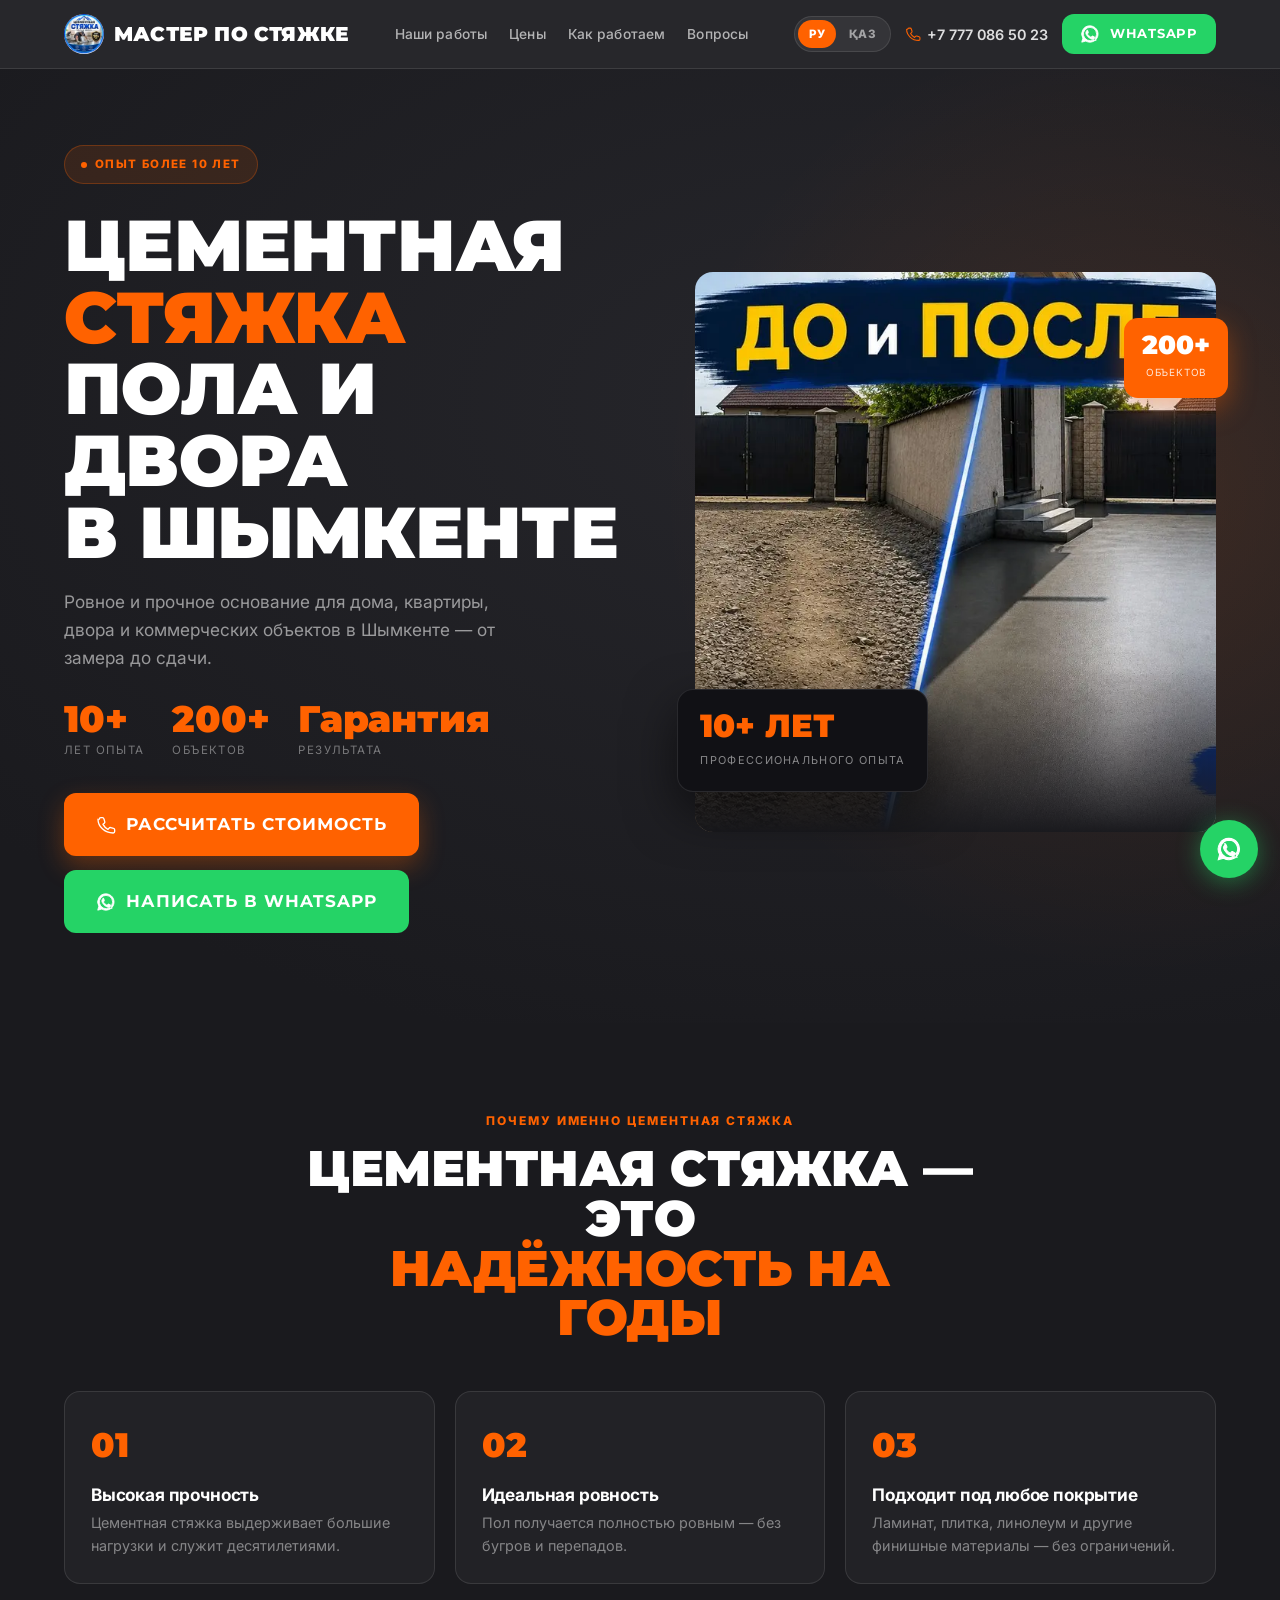
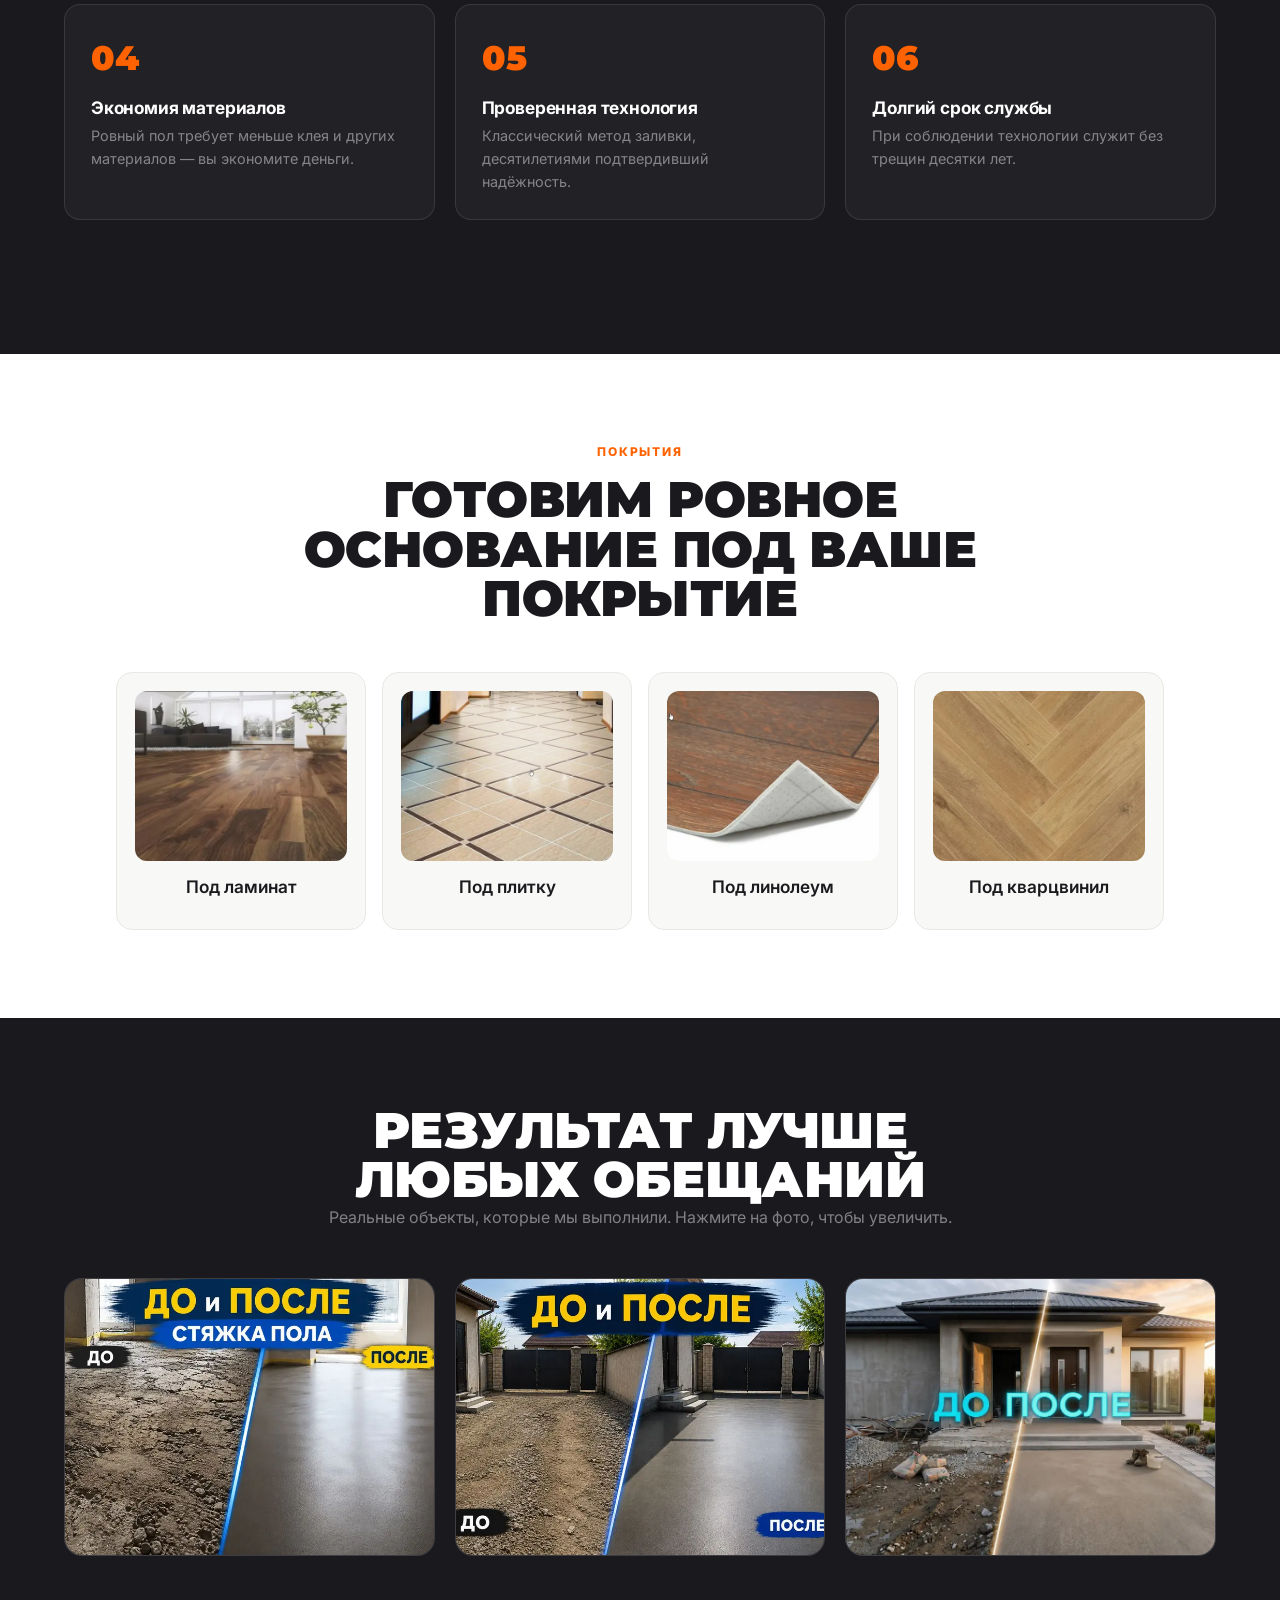
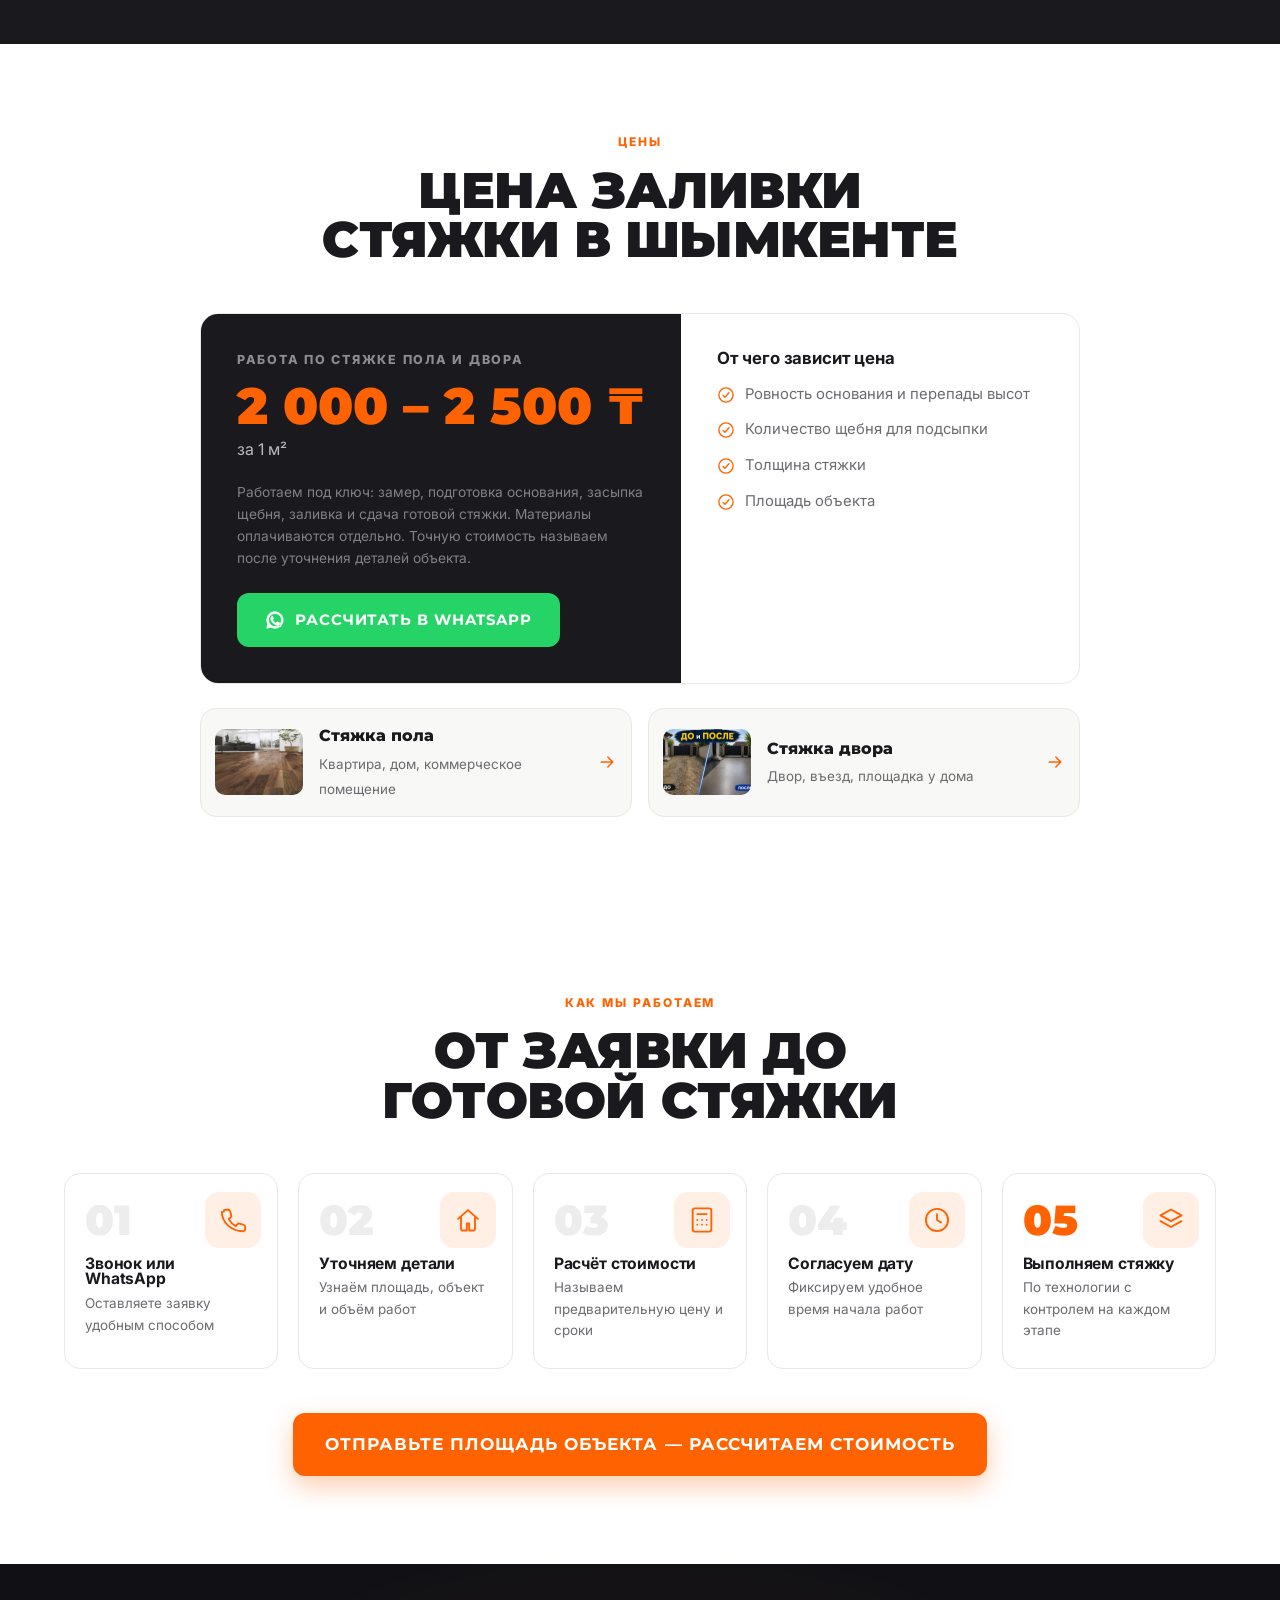
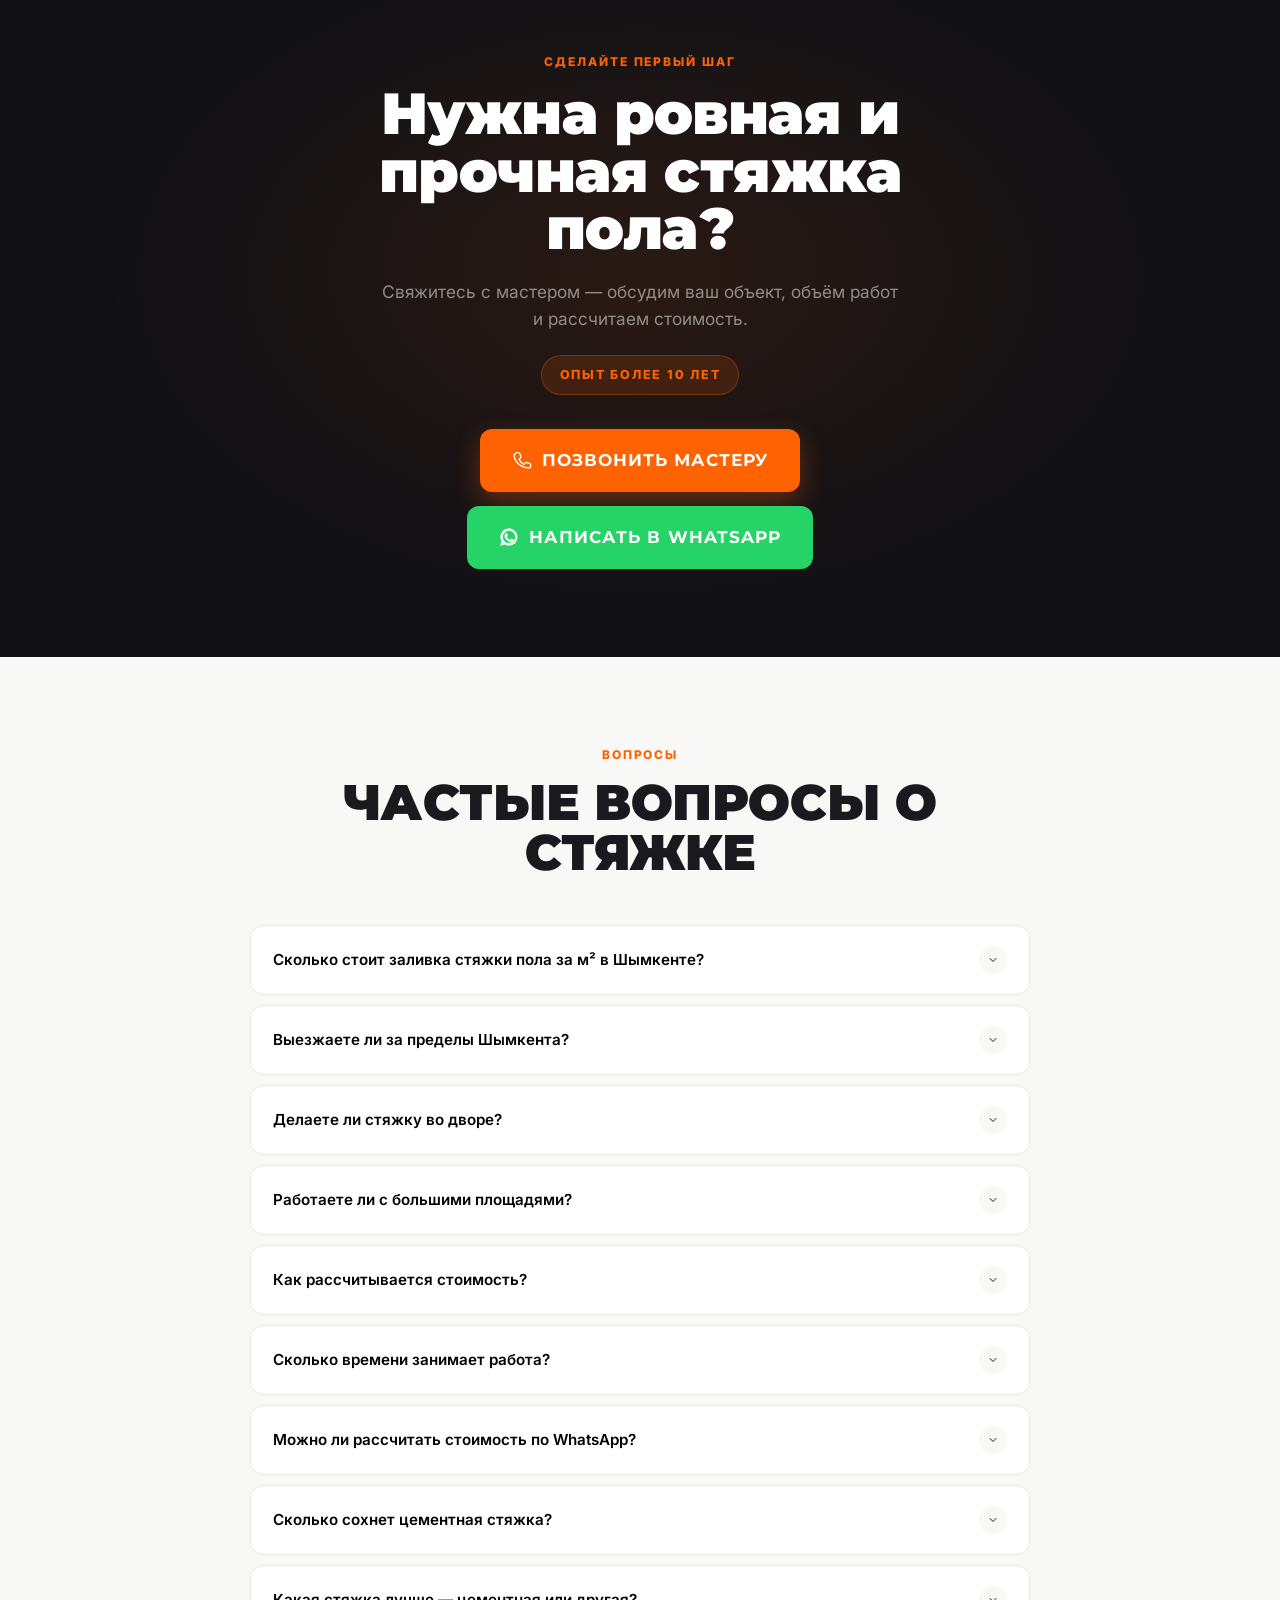
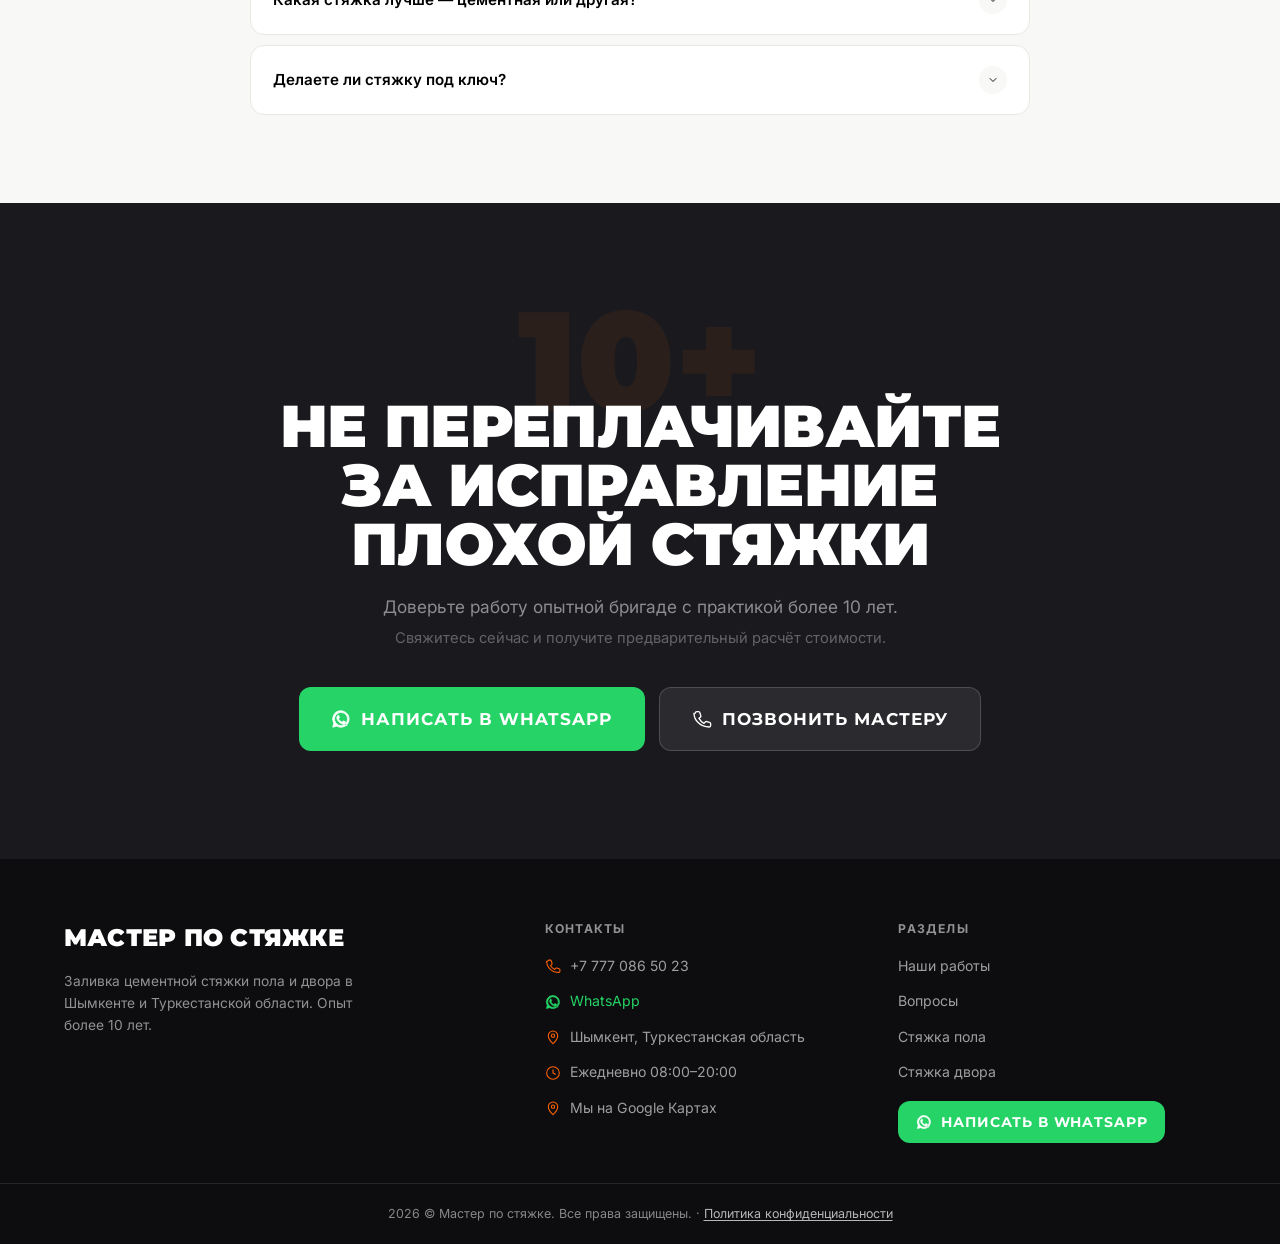
<file: index.html>
<!DOCTYPE html>
<html lang="ru">
<head>
<meta charset="UTF-8">
<meta name="viewport" content="width=device-width, initial-scale=1.0">
<title>Цементная стяжка пола и двора в Шымкенте — мастер с опытом 10+ лет</title>
<meta name="description" content="Профессиональная заливка цементной стяжки пола и двора в Шымкенте. Опытный мастер и бригада, соблюдение технологии, цена работы от 2000 ₸ за м². Звоните или пишите в WhatsApp.">
<meta name="keywords" content="цементная стяжка Шымкент, стяжка пола Шымкент, заливка стяжки, заливка пола, стяжка двора, стяжка под ламинат, стяжка под плитку, стяжка под линолеум, стяжка под кварцвинил, мастер по стяжке, бригада по стяжке, заливка цементного пола, стяжка пола цена Шымкент, стяжка пола под ключ, ровная стяжка пола, стяжка для квартиры Шымкент, стяжка частного дома, выравнивание пола стяжкой, стяжка Туркестанская область, сколько стоит стяжка за м2, сколько сохнет стяжка">
<meta name="robots" content="index, follow">
<link rel="canonical" href="https://styazhka-shymkent.kz/">
<link rel="alternate" hreflang="ru" href="https://styazhka-shymkent.kz/">
<link rel="alternate" hreflang="kk" href="https://styazhka-shymkent.kz/kk/">
<link rel="alternate" hreflang="x-default" href="https://styazhka-shymkent.kz/">

<meta property="og:type" content="website">
<meta property="og:title" content="Цементная стяжка пола и двора в Шымкенте — мастер с опытом 10+ лет">
<meta property="og:description" content="Ровная и прочная стяжка для дома, квартиры, двора и коммерческих объектов. Расчёт стоимости до начала работ.">
<meta property="og:image" content="https://styazhka-shymkent.kz/images/hero-driveway.jpg">
<meta property="og:image:width" content="1400">
<meta property="og:image:height" content="933">
<meta property="og:url" content="https://styazhka-shymkent.kz/">
<meta property="og:locale" content="ru_RU">
<meta property="og:locale:alternate" content="kk_KZ">
<meta property="og:phone_number" content="+77770865023">

<link rel="icon" href="/favicon.ico" sizes="any">
<link rel="icon" type="image/png" sizes="48x48" href="/favicon-48.png">
<link rel="icon" type="image/png" sizes="96x96" href="/favicon-96.png">
<link rel="icon" type="image/png" sizes="120x120" href="/favicon-120.png">
<link rel="icon" type="image/png" sizes="192x192" href="/favicon-192.png">
<link rel="apple-touch-icon" href="/apple-touch-icon.png">

<link rel="preconnect" href="https://fonts.googleapis.com">
<link rel="preconnect" href="https://fonts.gstatic.com" crossorigin>
<link rel="preload" as="style" href="https://fonts.googleapis.com/css2?family=Montserrat:wght@600;700;800;900&family=Inter:wght@400;500;600;700&display=swap">
<link href="https://fonts.googleapis.com/css2?family=Montserrat:wght@600;700;800;900&family=Inter:wght@400;500;600;700&display=swap" rel="stylesheet" media="print" onload="this.media='all'">
<noscript><link href="https://fonts.googleapis.com/css2?family=Montserrat:wght@600;700;800;900&family=Inter:wght@400;500;600;700&display=swap" rel="stylesheet"></noscript>

<link rel="preload" as="image" href="images/hero-driveway.webp" media="(min-width: 1081px)" fetchpriority="high">
<link rel="stylesheet" href="styles.css?v=4">

<script type="application/ld+json">
{
  "@context": "https://schema.org",
  "@type": "HomeAndConstructionBusiness",
  "name": "Мастер по стяжке — Шымкент",
  "description": "Заливка цементной стяжки пола и двора в Шымкенте. Опытный мастер и бригада, более 10 лет на рынке.",
  "url": "https://styazhka-shymkent.kz/",
  "image": "https://styazhka-shymkent.kz/images/hero-driveway.jpg",
  "telephone": "+77770865023",
  "priceRange": "2000–2500 ₸/м²",
  "logo": "https://styazhka-shymkent.kz/images/logo.png",
  "openingHours": "Mo-Su 08:00-20:00",
  "hasMap": "https://maps.google.com/?cid=4954573029250881771",
  "sameAs": ["https://maps.google.com/?cid=4954573029250881771"],
  "areaServed": [
    {"@type": "City", "name": "Шымкент"},
    {"@type": "AdministrativeArea", "name": "Туркестанская область"}
  ],
  "address": { "@type": "PostalAddress", "addressLocality": "Шымкент", "addressCountry": "KZ" }
}
</script>
<!-- Google tag (gtag.js) -->
<script async src="https://www.googletagmanager.com/gtag/js?id=G-07XGG4WK3K"></script>
<script>
  window.dataLayer = window.dataLayer || [];
  function gtag(){dataLayer.push(arguments);}
  gtag('js', new Date());
  gtag('config', 'G-07XGG4WK3K');
</script>
<!-- Yandex.Metrika counter -->
<script type="text/javascript">
    (function(m,e,t,r,i,k,a){
        m[i]=m[i]||function(){(m[i].a=m[i].a||[]).push(arguments)};
        m[i].l=1*new Date();
        for (var j = 0; j < document.scripts.length; j++) {if (document.scripts[j].src === r) { return; }}
        k=e.createElement(t),a=e.getElementsByTagName(t)[0],k.async=1,k.src=r,a.parentNode.insertBefore(k,a)
    })(window, document,'script','https://mc.yandex.ru/metrika/tag.js?id=113211714', 'ym');

    ym(113211714, 'init', {ssr:true, webvisor:true, clickmap:true, ecommerce:"dataLayer", accurateTrackBounce:true, trackLinks:true});
</script>
<!-- /Yandex.Metrika counter -->
</head>
<body>
<noscript><div><img src="https://mc.yandex.ru/watch/113211714" style="position:absolute; left:-9999px;" alt="" /></div></noscript>

<!-- ===== ICON SPRITE ===== -->
<svg style="display:none">
  <defs>
    <symbol id="i-award" viewBox="0 0 24 24" fill="none" stroke="currentColor" stroke-width="1.6" stroke-linecap="round" stroke-linejoin="round">
      <circle cx="12" cy="8" r="6"/><path d="M8.5 13.5 7 22l5-3 5 3-1.5-8.5"/>
    </symbol>
    <symbol id="i-users" viewBox="0 0 24 24" fill="none" stroke="currentColor" stroke-width="1.6" stroke-linecap="round" stroke-linejoin="round">
      <circle cx="9" cy="8" r="3.2"/><path d="M2.5 20c0-3.5 2.9-6 6.5-6s6.5 2.5 6.5 6"/>
      <circle cx="17" cy="8.5" r="2.6"/><path d="M16 14.3c2.9.4 5 2.6 5 5.7"/>
    </symbol>
    <symbol id="i-pin" viewBox="0 0 24 24" fill="none" stroke="currentColor" stroke-width="1.6" stroke-linecap="round" stroke-linejoin="round">
      <path d="M12 22s7-6.6 7-12a7 7 0 1 0-14 0c0 5.4 7 12 7 12Z"/><circle cx="12" cy="10" r="2.5"/>
    </symbol>
    <symbol id="i-calc" viewBox="0 0 24 24" fill="none" stroke="currentColor" stroke-width="1.6" stroke-linecap="round" stroke-linejoin="round">
      <rect x="4" y="2" width="16" height="20" rx="2"/><path d="M8 7h8M8 12h.01M12 12h.01M16 12h.01M8 16h.01M12 16h.01M16 16h.01"/>
    </symbol>
    <symbol id="i-phone" viewBox="0 0 24 24" fill="none" stroke="currentColor" stroke-width="1.6" stroke-linecap="round" stroke-linejoin="round">
      <path d="M4 5c0-1 .8-1.8 1.8-1.8h2c.8 0 1.5.5 1.7 1.3l1 3.4c.2.7 0 1.5-.6 2l-1.5 1.3a14 14 0 0 0 6 6l1.3-1.5c.5-.6 1.3-.8 2-.6l3.4 1c.8.2 1.3.9 1.3 1.7v2c0 1-.8 1.8-1.8 1.8C10.3 21.6 2.4 13.7 2.4 5"/>
    </symbol>
    <symbol id="i-whatsapp" viewBox="0 0 24 24" fill="currentColor">
      <path d="M12 2.2A9.8 9.8 0 0 0 3.4 17l-1.3 4.8L7 20.5A9.8 9.8 0 1 0 12 2.2Zm0 1.8a8 8 0 0 1 6.7 12.3l-.2.4.8 3-3.1-.8-.4.2A8 8 0 1 1 12 4Zm-3.4 4c-.2 0-.5 0-.7.4-.2.4-.9 1-.9 2.3 0 1.3 1 2.6 1.1 2.8.1.2 2 3.1 4.8 4.2 2.4 1 2.4.6 2.8.6.5 0 1.6-.6 1.8-1.3.2-.6.2-1.1.2-1.2-.1-.1-.3-.2-.6-.4l-2-1c-.3-.1-.5-.1-.6.1l-.9 1.1c-.2.2-.3.2-.6.1-.3-.1-1.2-.5-2.3-1.5-.9-.8-1.4-1.7-1.6-2-.2-.3 0-.5.1-.6l.5-.6c.2-.2.2-.4.3-.6.1-.2 0-.4 0-.6l-.9-2.1c-.2-.5-.4-.5-.6-.5h-.5Z"/>
    </symbol>
    <symbol id="i-check" viewBox="0 0 24 24" fill="none" stroke="currentColor" stroke-width="1.8" stroke-linecap="round" stroke-linejoin="round">
      <circle cx="12" cy="12" r="9.5"/><path d="m8 12.5 2.5 2.5 5.5-6"/>
    </symbol>
    <symbol id="i-star" viewBox="0 0 24 24" fill="currentColor">
      <path d="M12 2.5l2.9 6.1 6.6.8-4.9 4.5 1.3 6.6L12 17.4l-5.9 3.1 1.3-6.6-4.9-4.5 6.6-.8Z"/>
    </symbol>
    <symbol id="i-home" viewBox="0 0 24 24" fill="none" stroke="currentColor" stroke-width="1.6" stroke-linecap="round" stroke-linejoin="round">
      <path d="M3.5 11 12 3.5 20.5 11"/><path d="M6 9.5V20a1 1 0 0 0 1 1h4v-6h2v6h4a1 1 0 0 0 1-1V9.5"/>
    </symbol>
    <symbol id="i-building" viewBox="0 0 24 24" fill="none" stroke="currentColor" stroke-width="1.6" stroke-linecap="round" stroke-linejoin="round">
      <rect x="5" y="3" width="14" height="18" rx="1"/><path d="M9 7h1M14 7h1M9 11h1M14 11h1M9 15h1M14 15h1M10 21v-4h4v4"/>
    </symbol>
    <symbol id="i-layers" viewBox="0 0 24 24" fill="none" stroke="currentColor" stroke-width="1.6" stroke-linecap="round" stroke-linejoin="round">
      <path d="m12 3 9 5-9 5-9-5 9-5Z"/><path d="m3 13 9 5 9-5"/>
    </symbol>
    <symbol id="i-grid" viewBox="0 0 24 24" fill="none" stroke="currentColor" stroke-width="1.6" stroke-linecap="round" stroke-linejoin="round">
      <rect x="3.5" y="3.5" width="7.5" height="7.5" rx="1"/><rect x="13" y="3.5" width="7.5" height="7.5" rx="1"/>
      <rect x="3.5" y="13" width="7.5" height="7.5" rx="1"/><rect x="13" y="13" width="7.5" height="7.5" rx="1"/>
    </symbol>
    <symbol id="i-tree" viewBox="0 0 24 24" fill="none" stroke="currentColor" stroke-width="1.6" stroke-linecap="round" stroke-linejoin="round">
      <path d="M12 2 7 10h3l-4 6h4v6h4v-6h4l-4-6h3L12 2Z"/>
    </symbol>
    <symbol id="i-garage" viewBox="0 0 24 24" fill="none" stroke="currentColor" stroke-width="1.6" stroke-linecap="round" stroke-linejoin="round">
      <path d="M3 21V9l9-6 9 6v12"/><path d="M5 21v-9h14v9"/><path d="M5 12h14"/>
    </symbol>
    <symbol id="i-briefcase" viewBox="0 0 24 24" fill="none" stroke="currentColor" stroke-width="1.6" stroke-linecap="round" stroke-linejoin="round">
      <rect x="2.5" y="7" width="19" height="13" rx="2"/><path d="M8 7V5a2 2 0 0 1 2-2h4a2 2 0 0 1 2 2v2"/><path d="M2.5 12.5h19"/>
    </symbol>
    <symbol id="i-maximize" viewBox="0 0 24 24" fill="none" stroke="currentColor" stroke-width="1.6" stroke-linecap="round" stroke-linejoin="round">
      <path d="M8 3H4a1 1 0 0 0-1 1v4M16 3h4a1 1 0 0 1 1 1v4M21 16v4a1 1 0 0 1-1 1h-4M3 16v4a1 1 0 0 0 1 1h4"/>
    </symbol>
    <symbol id="i-camera" viewBox="0 0 24 24" fill="none" stroke="currentColor" stroke-width="1.6" stroke-linecap="round" stroke-linejoin="round">
      <path d="M4 8h3l1.5-2h7L17 8h3a1 1 0 0 1 1 1v9a1 1 0 0 1-1 1H4a1 1 0 0 1-1-1V9a1 1 0 0 1 1-1Z"/><circle cx="12" cy="13.5" r="3.4"/>
    </symbol>
    <symbol id="i-clock" viewBox="0 0 24 24" fill="none" stroke="currentColor" stroke-width="1.6" stroke-linecap="round" stroke-linejoin="round">
      <circle cx="12" cy="12" r="9.5"/><path d="M12 7v5l3.5 2"/>
    </symbol>
    <symbol id="i-arrow" viewBox="0 0 24 24" fill="none" stroke="currentColor" stroke-width="1.8" stroke-linecap="round" stroke-linejoin="round">
      <path d="M5 12h14M13 6l6 6-6 6"/>
    </symbol>
    <symbol id="i-chevron" viewBox="0 0 24 24" fill="none" stroke="currentColor" stroke-width="1.8" stroke-linecap="round" stroke-linejoin="round">
      <path d="m6 9 6 6 6-6"/>
    </symbol>
    <symbol id="i-close" viewBox="0 0 24 24" fill="none" stroke="currentColor" stroke-width="1.8" stroke-linecap="round" stroke-linejoin="round">
      <path d="m6 6 12 12M18 6 6 18"/>
    </symbol>
    <symbol id="i-zoom" viewBox="0 0 24 24" fill="none" stroke="currentColor" stroke-width="1.6" stroke-linecap="round" stroke-linejoin="round">
      <circle cx="11" cy="11" r="7"/><path d="m21 21-4.3-4.3M11 8v6M8 11h6"/>
    </symbol>
    <symbol id="i-shield" viewBox="0 0 24 24" fill="none" stroke="currentColor" stroke-width="1.6" stroke-linecap="round" stroke-linejoin="round">
      <path d="M12 2.5 20 6v6c0 5-3.4 8.4-8 9.5C7.4 20.4 4 17 4 12V6l8-3.5Z"/><path d="m8.5 12 2.5 2.5 4.5-5"/>
    </symbol>
  </defs>
</svg>

<!-- ===== HEADER ===== -->
<header class="site-header" id="siteHeader">
  <div class="container header-inner">
    <a href="#top" class="logo">
      <img class="logo-mark" src="images/logo.webp" width="40" height="40" alt="Логотип — Мастер по стяжке">
      <span class="logo-stack">
        <span class="logo-text" data-i18n="logo.header">Мастер по стяжке</span>
      </span>
    </a>

    <nav class="main-nav" id="mainNav">
      <a href="#before-after" data-i18n="nav.before_after">Наши работы</a>
      <a href="#price">Цены</a>
      <a href="#process" data-i18n="nav.process" class="hide-mobile">Как работаем</a>
      <a href="#faq" data-i18n="nav.faq">Вопросы</a>
    </nav>

    <div class="header-actions">
      <div class="lang-switch" role="group" aria-label="Тіл / Язык">
        <a href="/" class="lang-btn active">РУ</a>
        <a href="/kk/" class="lang-btn">ҚАЗ</a>
      </div>
      <a href="tel:+77770865023" class="phone-link">
        <svg class="ic"><use href="#i-phone"/></svg> +7 777 086 50 23
      </a>
      <a href="https://wa.me/77770865023?text=Здравствуйте! Хочу узнать стоимость заливки стяжки." class="btn btn-accent btn-sm">
        <svg class="ic"><use href="#i-whatsapp"/></svg> WhatsApp
      </a>
      <button class="burger" id="burger" aria-label="Меню">
        <span></span><span></span><span></span>
      </button>
    </div>
  </div>
</header>

<!-- ===== HERO ===== -->
<section class="hero" id="top">
  <div class="container hero-inner">
    <div class="hero-text reveal">
      <span class="hero-badge"><span class="dot"></span> <span data-i18n="hero.badge">Опыт более 10 лет</span></span>

      <h1 data-i18n-html="hero.h1">ЦЕМЕНТНАЯ<br><span class="accent">СТЯЖКА</span><br>ПОЛА И ДВОРА<br>В ШЫМКЕНТЕ</h1>

      <p class="hero-sub" data-i18n="hero.sub">Ровное и прочное основание для дома, квартиры, двора и коммерческих объектов в Шымкенте — от замера до сдачи.</p>

      <div class="hero-stats">
        <div><strong>10+</strong><span data-i18n="hero.stat1">лет опыта</span></div>
        <div><strong>200+</strong><span data-i18n="hero.stat2">объектов</span></div>
        <div><strong data-i18n="hero.stat3num">Гарантия</strong><span data-i18n="hero.stat3">результата</span></div>
      </div>

      <div class="hero-cta">
        <a href="#contact-form" class="btn btn-primary btn-lg"><svg class="ic"><use href="#i-phone"/></svg> <span data-i18n="hero.cta1">Рассчитать стоимость</span></a>
        <a href="https://wa.me/77770865023?text=Здравствуйте! Хочу узнать стоимость заливки стяжки." class="btn btn-accent btn-lg">
          <svg class="ic"><use href="#i-whatsapp"/></svg> <span data-i18n="common.whatsapp_link">Написать в WhatsApp</span>
        </a>
      </div>

    </div>

    <div class="hero-media">
      <div class="hero-photo">
        <img src="images/hero-driveway.webp" width="1100" height="733" loading="lazy" alt="Стяжка двора в Шымкенте — до и после">
      </div>
      <div class="hero-badge-card">
        <strong data-i18n="hero.badgecard1">10+ ЛЕТ</strong>
        <span data-i18n="hero.badgecard2">Профессионального опыта</span>
      </div>
      <div class="hero-badge-pin">
        <strong>200+</strong>
        <span data-i18n="hero.badgepin">объектов</span>
      </div>
    </div>
  </div>
</section>

<!-- ===== PAIN SECTION ===== -->
<section class="section section-dark">
  <div class="container">
    <div class="section-head reveal">
      <span class="eyebrow" data-i18n="pain.eyebrow">Почему именно цементная стяжка</span>
      <h2 data-i18n-html="pain.h2">ЦЕМЕНТНАЯ СТЯЖКА — ЭТО<br><span class="accent">НАДЁЖНОСТЬ НА ГОДЫ</span></h2>
    </div>

    <div class="grid grid-3 pain-cards">
      <div class="pain-card reveal">
        <div class="pain-num"></div>
        <h3 data-i18n="pain1.title">Высокая прочность</h3>
        <p data-i18n="pain1.desc">Цементная стяжка выдерживает большие нагрузки и служит десятилетиями.</p>
      </div>
      <div class="pain-card reveal">
        <div class="pain-num"></div>
        <h3 data-i18n="pain2.title">Идеальная ровность</h3>
        <p data-i18n="pain2.desc">Пол получается полностью ровным — без бугров и перепадов.</p>
      </div>
      <div class="pain-card reveal">
        <div class="pain-num"></div>
        <h3 data-i18n="pain3.title">Подходит под любое покрытие</h3>
        <p data-i18n="pain3.desc">Ламинат, плитка, линолеум и другие финишные материалы — без ограничений.</p>
      </div>
      <div class="pain-card reveal">
        <div class="pain-num"></div>
        <h3 data-i18n="pain4.title">Экономия материалов</h3>
        <p data-i18n="pain4.desc">Ровный пол требует меньше клея и других материалов — вы экономите деньги.</p>
      </div>
      <div class="pain-card reveal">
        <div class="pain-num"></div>
        <h3 data-i18n="pain5.title">Проверенная технология</h3>
        <p data-i18n="pain5.desc">Классический метод заливки, десятилетиями подтвердивший надёжность.</p>
      </div>
      <div class="pain-card reveal">
        <div class="pain-num"></div>
        <h3 data-i18n="pain6.title">Долгий срок службы</h3>
        <p data-i18n="pain6.desc">При соблюдении технологии служит без трещин десятки лет.</p>
      </div>
    </div>
  </div>
</section>

<!-- ===== FLOOR TYPES ===== -->
<section class="section" id="floor-types">
  <div class="container">
    <div class="section-head reveal">
      <span class="eyebrow" data-i18n="floortypes.eyebrow">Покрытия</span>
      <h2 data-i18n="floortypes.h2">Готовим ровное основание под ваше покрытие</h2>
    </div>

    <div class="floor-types">
      <div class="floor-type reveal">
        <div class="floor-type-photo"><img src="images/floor-laminate.webp" width="600" height="360" alt="Стяжка под ламинат" loading="lazy"></div>
        <span data-i18n="floortype1">Под ламинат</span>
      </div>
      <div class="floor-type reveal">
        <div class="floor-type-photo"><img src="images/floor-tile.webp" width="600" height="396" alt="Стяжка под плитку" loading="lazy"></div>
        <span data-i18n="floortype2">Под плитку</span>
      </div>
      <div class="floor-type reveal">
        <div class="floor-type-photo"><img src="images/floor-linoleum.webp" width="600" height="435" alt="Стяжка под линолеум" loading="lazy"></div>
        <span data-i18n="floortype3">Под линолеум</span>
      </div>
      <div class="floor-type reveal">
        <div class="floor-type-photo"><img src="images/floor-quartzvinyl.webp" width="600" height="408" alt="Стяжка под кварцвинил" loading="lazy"></div>
        <span data-i18n="floortype4">Под кварцвинил</span>
      </div>
    </div>
  </div>
</section>

<!-- ===== BEFORE / AFTER ===== -->
<section class="section section-dark" id="before-after">
  <div class="container">
    <div class="section-head reveal">
      <h2 data-i18n="before_after.h2">Результат лучше любых обещаний</h2>
      <p data-i18n="before_after.p">Реальные объекты, которые мы выполнили. Нажмите на фото, чтобы увеличить.</p>
    </div>

    <div class="grid grid-3">
      <div class="ba-item reveal" data-label="Стяжка пола в квартире" data-img="images/before-after-floor.webp">
        <img src="images/before-after-floor-sm.webp" width="800" height="533" alt="Стяжка пола До и После — Шымкент" loading="lazy">
        <div class="ba-overlay"><span data-i18n="ba1.label">Стяжка пола в квартире</span></div>
        <div class="ba-zoom"><svg class="ic"><use href="#i-zoom"/></svg></div>
      </div>
      <div class="ba-item reveal" data-label="Стяжка двора частного дома" data-img="images/before-after-yard.webp">
        <img src="images/before-after-yard-sm.webp" width="800" height="533" alt="Стяжка двора До и После — Шымкент" loading="lazy">
        <div class="ba-overlay"><span data-i18n="ba2.label">Стяжка двора частного дома</span></div>
        <div class="ba-zoom"><svg class="ic"><use href="#i-zoom"/></svg></div>
      </div>
      <div class="ba-item reveal" data-label="Стяжка у входа в частный дом" data-img="images/before-after-house.webp">
        <img src="images/before-after-house-sm.webp" width="800" height="599" alt="Стяжка перед домом До и После — Шымкент" loading="lazy">
        <div class="ba-overlay"><span data-i18n="ba3.label">Стяжка у входа в частный дом</span></div>
        <div class="ba-zoom"><svg class="ic"><use href="#i-zoom"/></svg></div>
      </div>
    </div>
  </div>
</section>

<!-- ===== PRICE ===== -->
<section class="section" id="price">
  <div class="container">
    <div class="section-head reveal">
      <span class="eyebrow">Цены</span>
      <h2>Цена заливки стяжки в Шымкенте</h2>
    </div>
    <div class="price-card reveal">
      <div class="price-main">
        <div class="price-label">Работа по стяжке пола и двора</div>
        <div class="price-value">2 000 – 2 500 ₸</div>
        <div class="price-unit">за 1 м²</div>
        <p class="price-note">Работаем под ключ: замер, подготовка основания, засыпка щебня, заливка и сдача готовой стяжки. Материалы оплачиваются отдельно. Точную стоимость называем после уточнения деталей объекта.</p>
        <a href="https://wa.me/77770865023?text=Здравствуйте! Хочу узнать стоимость заливки стяжки." class="btn btn-accent"><svg class="ic"><use href="#i-whatsapp"/></svg> <span>Рассчитать в WhatsApp</span></a>
      </div>
      <div class="price-factors">
        <h3>От чего зависит цена</h3>
        <ul>
          <li><svg class="ic"><use href="#i-check"/></svg> <span>Ровность основания и перепады высот</span></li>
          <li><svg class="ic"><use href="#i-check"/></svg> <span>Количество щебня для подсыпки</span></li>
          <li><svg class="ic"><use href="#i-check"/></svg> <span>Толщина стяжки</span></li>
          <li><svg class="ic"><use href="#i-check"/></svg> <span>Площадь объекта</span></li>
        </ul>
      </div>
    </div>
    <div class="service-links reveal">
      <a href="/styazhka-pola/" class="service-link">
        <img width="88" height="66" src="images/floor-laminate.webp" alt="Стяжка пола" loading="lazy">
        <div><strong>Стяжка пола</strong><span>Квартира, дом, коммерческое помещение</span></div>
        <svg class="ic"><use href="#i-arrow"/></svg>
      </a>
      <a href="/styazhka-dvora/" class="service-link">
        <img width="88" height="66" src="images/before-after-yard-sm.webp" alt="Стяжка двора" loading="lazy">
        <div><strong>Стяжка двора</strong><span>Двор, въезд, площадка у дома</span></div>
        <svg class="ic"><use href="#i-arrow"/></svg>
      </a>
    </div>
  </div>
</section>

<!-- ===== PROCESS / STEPS ===== -->
<section class="section" id="process">
  <div class="container">
    <div class="section-head reveal">
      <span class="eyebrow" data-i18n="process.eyebrow">Как мы работаем</span>
      <h2 data-i18n="process.h2">От заявки до готовой стяжки</h2>
    </div>
    <div class="grid steps">
      <div class="step reveal">
        <div class="step-icon"><svg class="ic"><use href="#i-phone"/></svg></div>
        <div class="step-num">01</div>
        <h3 data-i18n="step1.title">Звонок или WhatsApp</h3>
        <p data-i18n="step1.desc">Оставляете заявку удобным способом</p>
      </div>
      <div class="step reveal">
        <div class="step-icon"><svg class="ic"><use href="#i-home"/></svg></div>
        <div class="step-num">02</div>
        <h3 data-i18n="step2.title">Уточняем детали</h3>
        <p data-i18n="step2.desc">Узнаём площадь, объект и объём работ</p>
      </div>
      <div class="step reveal">
        <div class="step-icon"><svg class="ic"><use href="#i-calc"/></svg></div>
        <div class="step-num">03</div>
        <h3 data-i18n="step3.title">Расчёт стоимости</h3>
        <p data-i18n="step3.desc">Называем предварительную цену и сроки</p>
      </div>
      <div class="step reveal">
        <div class="step-icon"><svg class="ic"><use href="#i-clock"/></svg></div>
        <div class="step-num">04</div>
        <h3 data-i18n="step4.title">Согласуем дату</h3>
        <p data-i18n="step4.desc">Фиксируем удобное время начала работ</p>
      </div>
      <div class="step reveal">
        <div class="step-icon"><svg class="ic"><use href="#i-layers"/></svg></div>
        <div class="step-num">05</div>
        <h3 data-i18n="step5.title">Выполняем стяжку</h3>
        <p data-i18n="step5.desc">По технологии с контролем на каждом этапе</p>
      </div>
    </div>
    <div class="section-cta-link reveal">
      <a href="#contact-form" class="btn btn-primary btn-lg" data-i18n="process.cta">Отправьте площадь объекта — рассчитаем стоимость</a>
    </div>
  </div>
</section>

<!-- ===== OFFER (MID CTA) ===== -->
<section class="section section-deep offer">
  <div class="container offer-inner reveal">
    <span class="eyebrow" data-i18n="offer.eyebrow">Сделайте первый шаг</span>
    <h2 data-i18n="offer.h2">Нужна ровная и прочная стяжка пола?</h2>
    <p data-i18n="offer.p">Свяжитесь с мастером — обсудим ваш объект, объём работ и рассчитаем стоимость.</p>
    <span class="offer-badge" data-i18n="offer.badge">Опыт более 10 лет</span>
    <div class="offer-buttons">
      <a href="tel:+77770865023" class="btn btn-primary btn-lg"><svg class="ic"><use href="#i-phone"/></svg> <span data-i18n="final.call">Позвонить мастеру</span></a>
      <a href="https://wa.me/77770865023?text=Здравствуйте! Хочу узнать стоимость заливки стяжки." class="btn btn-accent btn-lg"><svg class="ic"><use href="#i-whatsapp"/></svg> <span data-i18n="common.whatsapp_link">Написать в WhatsApp</span></a>
    </div>
  </div>
</section>

<!-- ===== FAQ ===== -->
<section class="section section-surface" id="faq">
  <div class="container">
    <div class="section-head reveal">
      <span class="eyebrow" data-i18n="faq.eyebrow">Вопросы</span>
      <h2 data-i18n="faq.h2">Частые вопросы о стяжке</h2>
    </div>
    <div class="faq-list reveal">
      <div class="faq-item">
        <button class="faq-q" aria-expanded="false"><span data-i18n="faq.q1">Сколько стоит заливка стяжки пола за м² в Шымкенте?</span> <span class="faq-q-icon"><svg class="ic"><use href="#i-chevron"/></svg></span></button>
        <div class="faq-a"><p data-i18n="faq.a1">Работа — от 2 000 до 2 500 ₸ за м², материалы оплачиваются отдельно. Итоговая цена зависит от площади, толщины и типа объекта — напишите параметры в WhatsApp, рассчитаем точно.</p></div>
      </div>
      <div class="faq-item">
        <button class="faq-q" aria-expanded="false"><span data-i18n="faq.q2">Выезжаете ли за пределы Шымкента?</span> <span class="faq-q-icon"><svg class="ic"><use href="#i-chevron"/></svg></span></button>
        <div class="faq-a"><p data-i18n="faq.a2">Да, выезжаем по Шымкенту и ближайшим населённым пунктам Туркестанской области.</p></div>
      </div>
      <div class="faq-item">
        <button class="faq-q" aria-expanded="false"><span data-i18n="faq.q3">Делаете ли стяжку во дворе?</span> <span class="faq-q-icon"><svg class="ic"><use href="#i-chevron"/></svg></span></button>
        <div class="faq-a"><p data-i18n="faq.a3">Да, заливаем стяжку двора с учётом уклона для отвода воды и нагрузки на поверхность.</p></div>
      </div>
      <div class="faq-item">
        <button class="faq-q" aria-expanded="false"><span data-i18n="faq.q4">Работаете ли с большими площадями?</span> <span class="faq-q-icon"><svg class="ic"><use href="#i-chevron"/></svg></span></button>
        <div class="faq-a"><p data-i18n="faq.a4">Да, бригада выполняет заливку пола и двора любого масштаба — от квартиры до коммерческого помещения.</p></div>
      </div>
      <div class="faq-item">
        <button class="faq-q" aria-expanded="false"><span data-i18n="faq.q5">Как рассчитывается стоимость?</span> <span class="faq-q-icon"><svg class="ic"><use href="#i-chevron"/></svg></span></button>
        <div class="faq-a"><p data-i18n="faq.a5">Точную стоимость мы рассчитываем в зависимости от ровности основания, количества щебня, которое потребуется засыпать, и толщины стяжки.</p></div>
      </div>
      <div class="faq-item">
        <button class="faq-q" aria-expanded="false"><span data-i18n="faq.q6">Сколько времени занимает работа?</span> <span class="faq-q-icon"><svg class="ic"><use href="#i-chevron"/></svg></span></button>
        <div class="faq-a"><p data-i18n="faq.a6">Срок зависит от площади и типа объекта. Точный срок согласовываем при обсуждении заявки.</p></div>
      </div>
      <div class="faq-item">
        <button class="faq-q" aria-expanded="false"><span data-i18n="faq.q8">Можно ли рассчитать стоимость по WhatsApp?</span> <span class="faq-q-icon"><svg class="ic"><use href="#i-chevron"/></svg></span></button>
        <div class="faq-a"><p data-i18n="faq.a8">Да! Напишите нам площадь и тип помещения — дадим предварительный расчёт. Точную сумму зафиксируем после замера.</p></div>
      </div>
      <div class="faq-item">
        <button class="faq-q" aria-expanded="false"><span data-i18n="faq.q9">Сколько сохнет цементная стяжка?</span> <span class="faq-q-icon"><svg class="ic"><use href="#i-chevron"/></svg></span></button>
        <div class="faq-a"><p data-i18n="faq.a9">Полную прочность цементная стяжка набирает за 28 дней. Ходить по ней можно уже через 2–3 дня после заливки.</p></div>
      </div>
      <div class="faq-item">
        <button class="faq-q" aria-expanded="false"><span data-i18n="faq.q10">Какая стяжка лучше — цементная или другая?</span> <span class="faq-q-icon"><svg class="ic"><use href="#i-chevron"/></svg></span></button>
        <div class="faq-a"><p data-i18n="faq.a10">Цементная стяжка — проверенный десятилетиями вариант: высокая прочность, ровность и совместимость с любым финишным покрытием.</p></div>
      </div>
      <div class="faq-item">
        <button class="faq-q" aria-expanded="false"><span>Делаете ли стяжку под ключ?</span> <span class="faq-q-icon"><svg class="ic"><use href="#i-chevron"/></svg></span></button>
        <div class="faq-a"><p>Да, берём на себя все этапы — замер, подготовку основания, засыпку щебня и заливку. Вам остаётся принять готовую стяжку.</p></div>
      </div>
    </div>
  </div>
</section>

<!-- ===== FINAL CTA ===== -->
<section class="section section-dark" id="contact-form">
  <div class="container final-cta reveal">
    <div class="final-watermark">10+</div>
    <h2 class="h2-3l h2-3l-wide" data-i18n-html="final.h2">НЕ ПЕРЕПЛАЧИВАЙТЕ<br>ЗА ИСПРАВЛЕНИЕ<br>ПЛОХОЙ СТЯЖКИ</h2>
    <p class="lead" data-i18n="final.p">Доверьте работу опытной бригаде с практикой более 10 лет.</p>
    <p class="sub" data-i18n="final.p2">Свяжитесь сейчас и получите предварительный расчёт стоимости.</p>

    <div class="final-cta-buttons">
      <a href="https://wa.me/77770865023?text=Здравствуйте! Хочу узнать стоимость заливки стяжки." class="btn btn-accent btn-lg"><svg class="ic"><use href="#i-whatsapp"/></svg> <span data-i18n="common.whatsapp_link">Написать в WhatsApp</span></a>
      <a href="tel:+77770865023" class="btn btn-outline btn-lg"><svg class="ic"><use href="#i-phone"/></svg> <span data-i18n="final.call">Позвонить мастеру</span></a>
    </div>
  </div>
</section>

<!-- ===== FOOTER ===== -->
<footer class="site-footer">
  <div class="container footer-inner">
    <div class="footer-brand">
      <span class="logo-text" data-i18n="logo.footer">Мастер по стяжке</span>
      <p data-i18n="footer.desc">Заливка цементной стяжки пола и двора в Шымкенте и Туркестанской области. Опыт более 10 лет.</p>
    </div>
    <div class="footer-col">
      <h3 data-i18n="footer.contacts">Контакты</h3>
      <a href="tel:+77770865023"><svg class="ic"><use href="#i-phone"/></svg> +7 777 086 50 23</a>
      <a href="https://wa.me/77770865023" class="whatsapp-link"><svg class="ic"><use href="#i-whatsapp"/></svg> WhatsApp</a>
      <span><svg class="ic"><use href="#i-pin"/></svg> <span data-i18n="footer.address">Шымкент, Туркестанская область</span></span>
      <span><svg class="ic"><use href="#i-clock"/></svg> <span data-i18n="footer.hours">Ежедневно 08:00–20:00</span></span>
      <a href="https://maps.app.goo.gl/fH9EG4186t8MwVMS7" target="_blank" rel="noopener"><svg class="ic"><use href="#i-pin"/></svg> Мы на Google Картах</a>
    </div>
    <div class="footer-col">
      <h3 data-i18n="footer.sections">Разделы</h3>
      <a href="#before-after" data-i18n="nav.before_after">Наши работы</a>
      <a href="#faq" data-i18n="nav.faq">Вопросы</a>
      <a href="/styazhka-pola/">Стяжка пола</a>
      <a href="/styazhka-dvora/">Стяжка двора</a>
      <a href="https://wa.me/77770865023?text=Здравствуйте! Хочу узнать стоимость заливки стяжки." class="btn btn-accent btn-sm footer-cta"><svg class="ic"><use href="#i-whatsapp"/></svg> <span data-i18n="common.whatsapp_link">Написать в WhatsApp</span></a>
    </div>
  </div>
  <div class="footer-bottom">
    <div class="container"><span id="year"></span> <span data-i18n="footer.copyright">© Мастер по стяжке. Все права защищены.</span> · <a href="/privacy/">Политика конфиденциальности</a></div>
  </div>
</footer>

<!-- ===== FLOATING / MOBILE BAR ===== -->
<a href="https://wa.me/77770865023?text=Здравствуйте! Хочу узнать стоимость заливки стяжки." class="float-btn" aria-label="Написать в WhatsApp">
  <svg class="ic"><use href="#i-whatsapp"/></svg>
</a>

<div class="mobile-bar">
  <a href="tel:+77770865023"><svg class="ic"><use href="#i-phone"/></svg> <span data-i18n="mobile.call">Позвонить</span></a>
  <a href="https://wa.me/77770865023?text=Здравствуйте! Хочу узнать стоимость заливки стяжки."><svg class="ic"><use href="#i-whatsapp"/></svg> WhatsApp</a>
</div>

<!-- ===== LIGHTBOX MODAL ===== -->
<div class="modal" id="baModal">
  <div class="modal-inner">
    <button class="modal-close" id="modalClose" aria-label="Закрыть"><svg class="ic"><use href="#i-close"/></svg></button>
    <img class="modal-photo" id="modalPhoto" alt="">
    <p id="modalLabel"></p>
  </div>
</div>

<script src="script.js?v=5"></script>
</body>
</html>
</file>
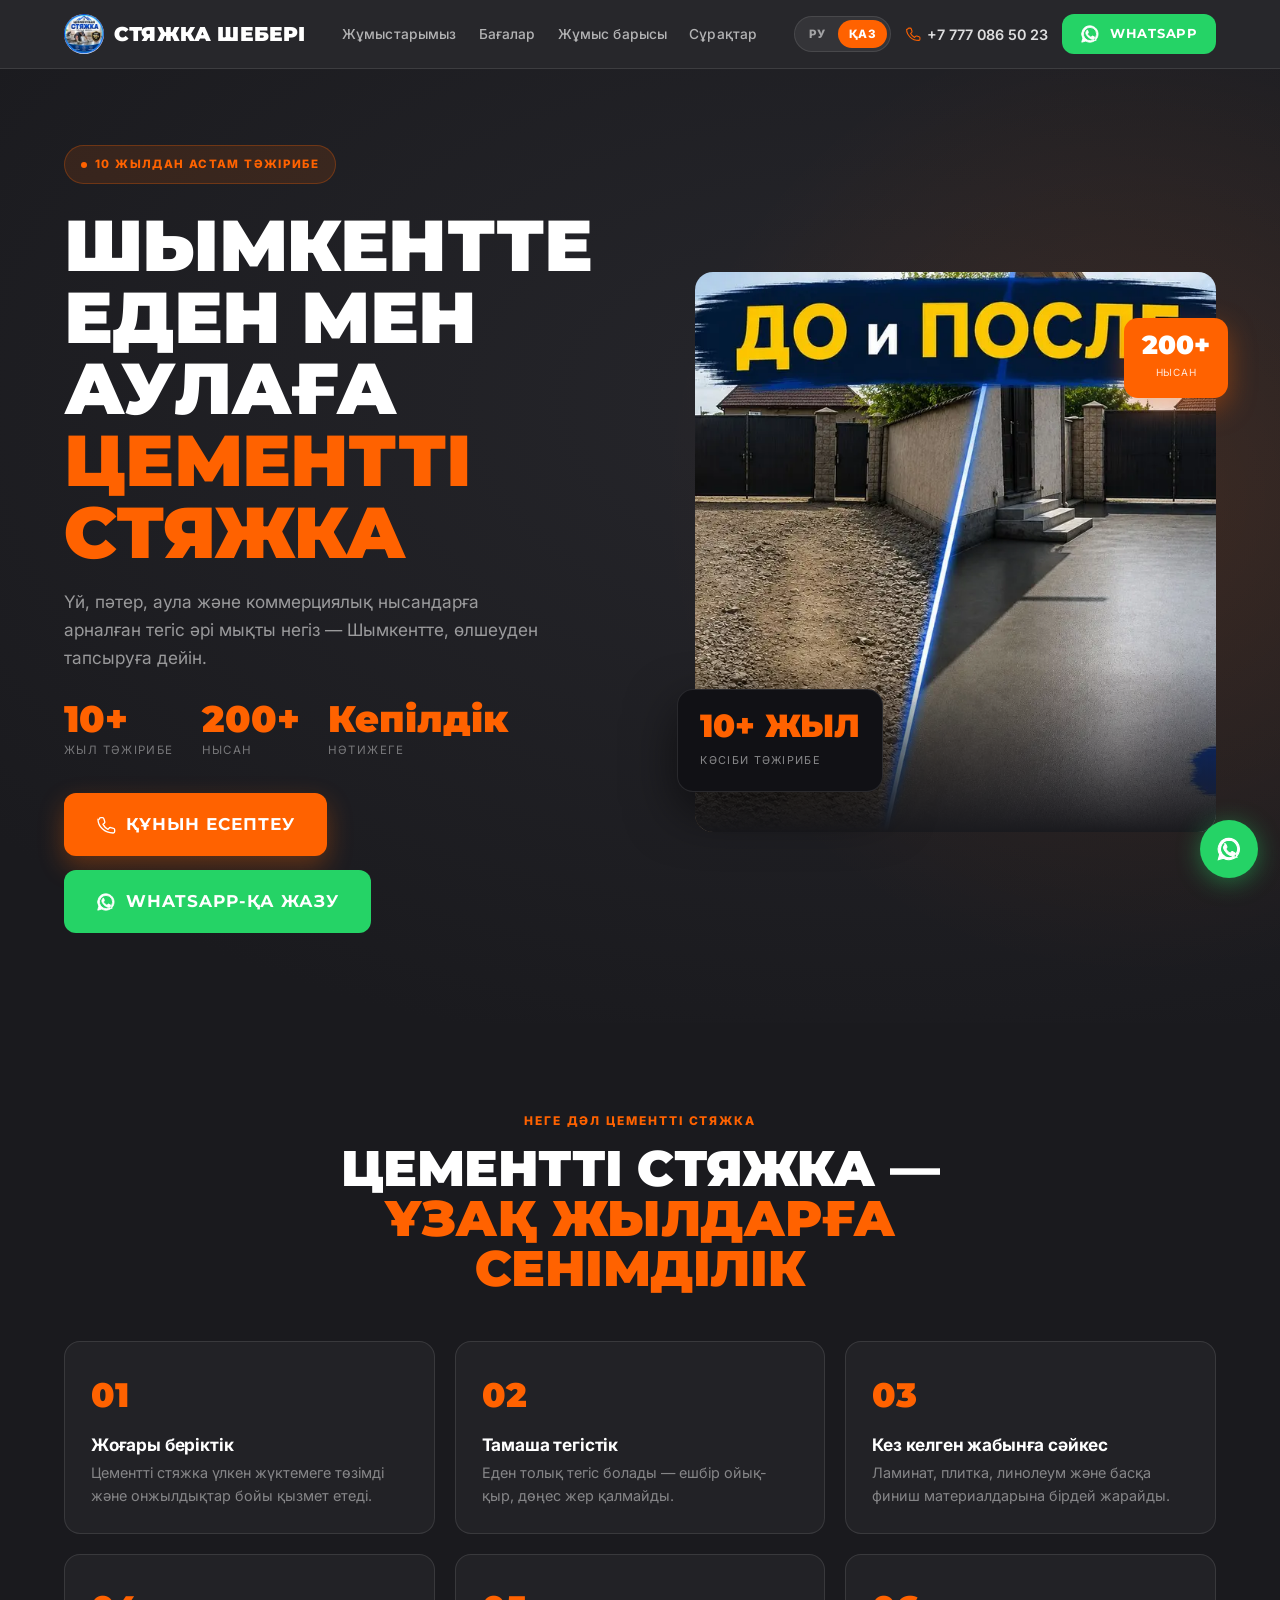
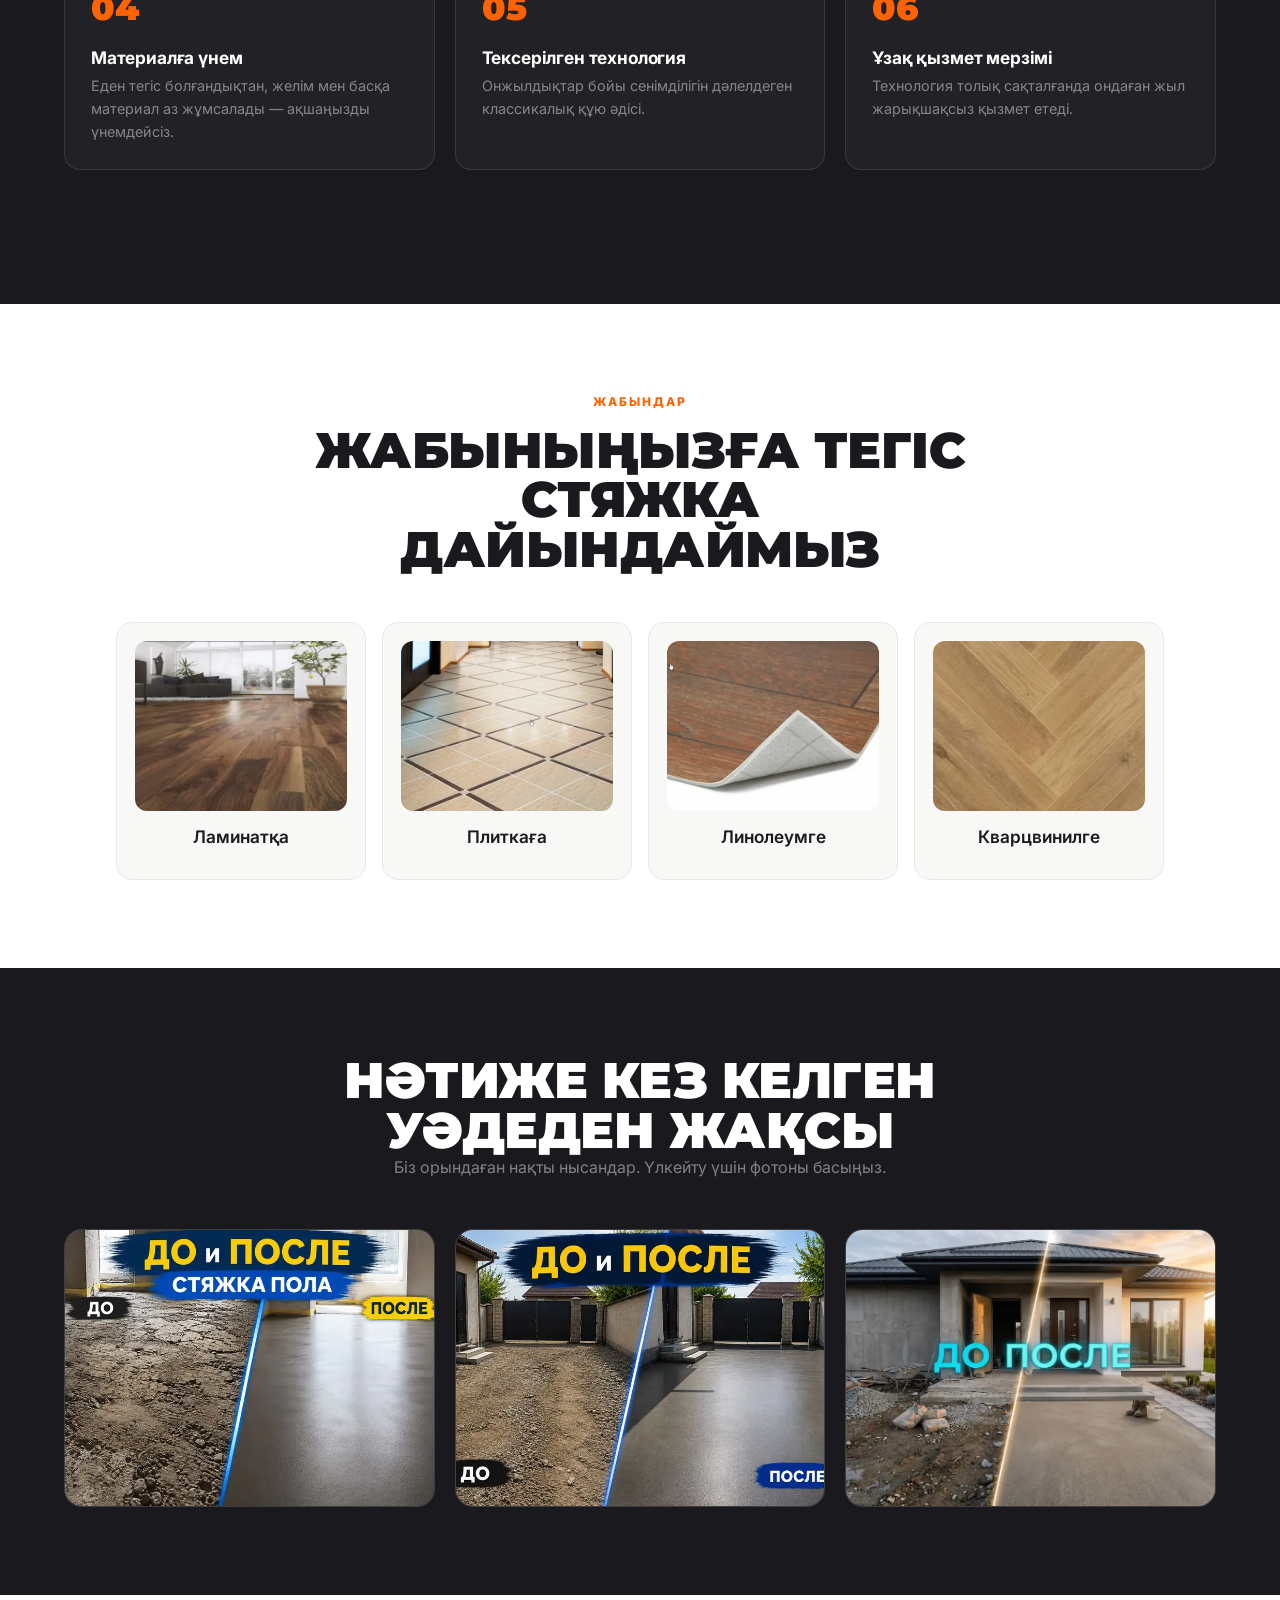
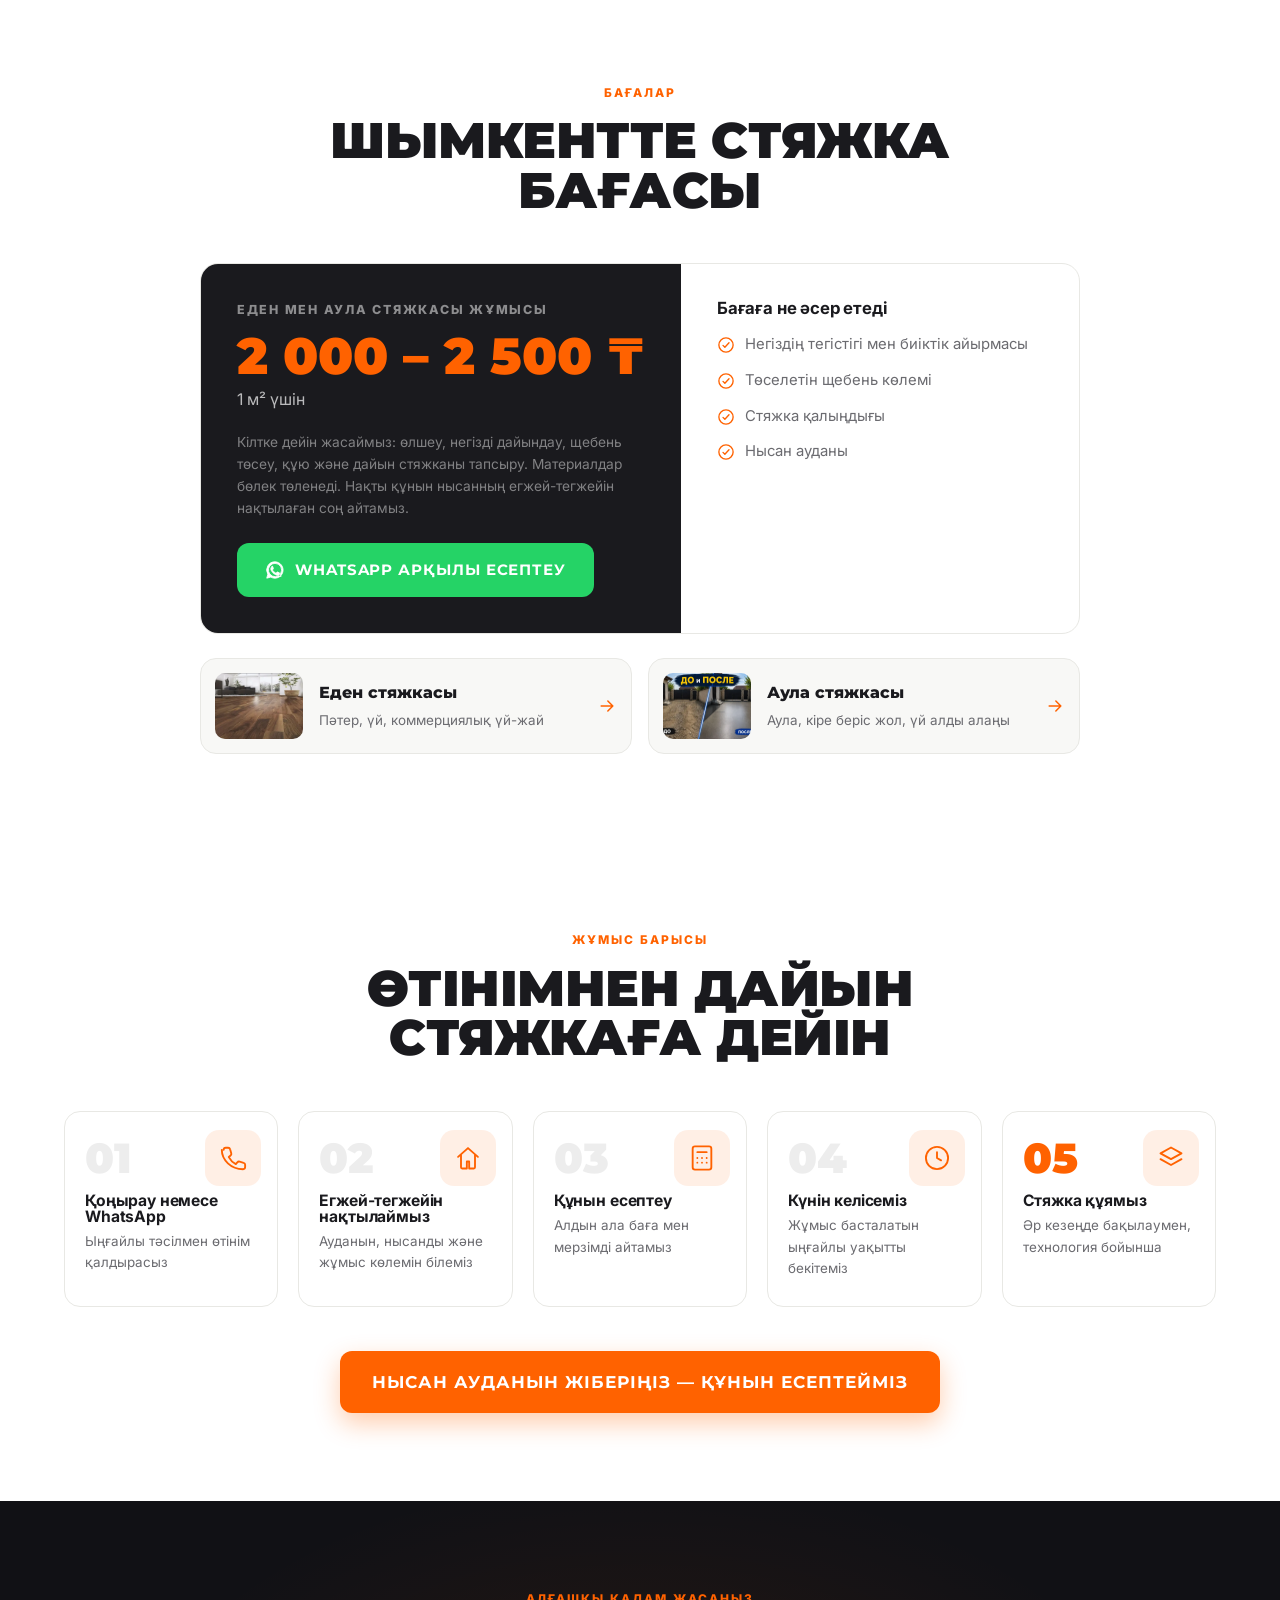
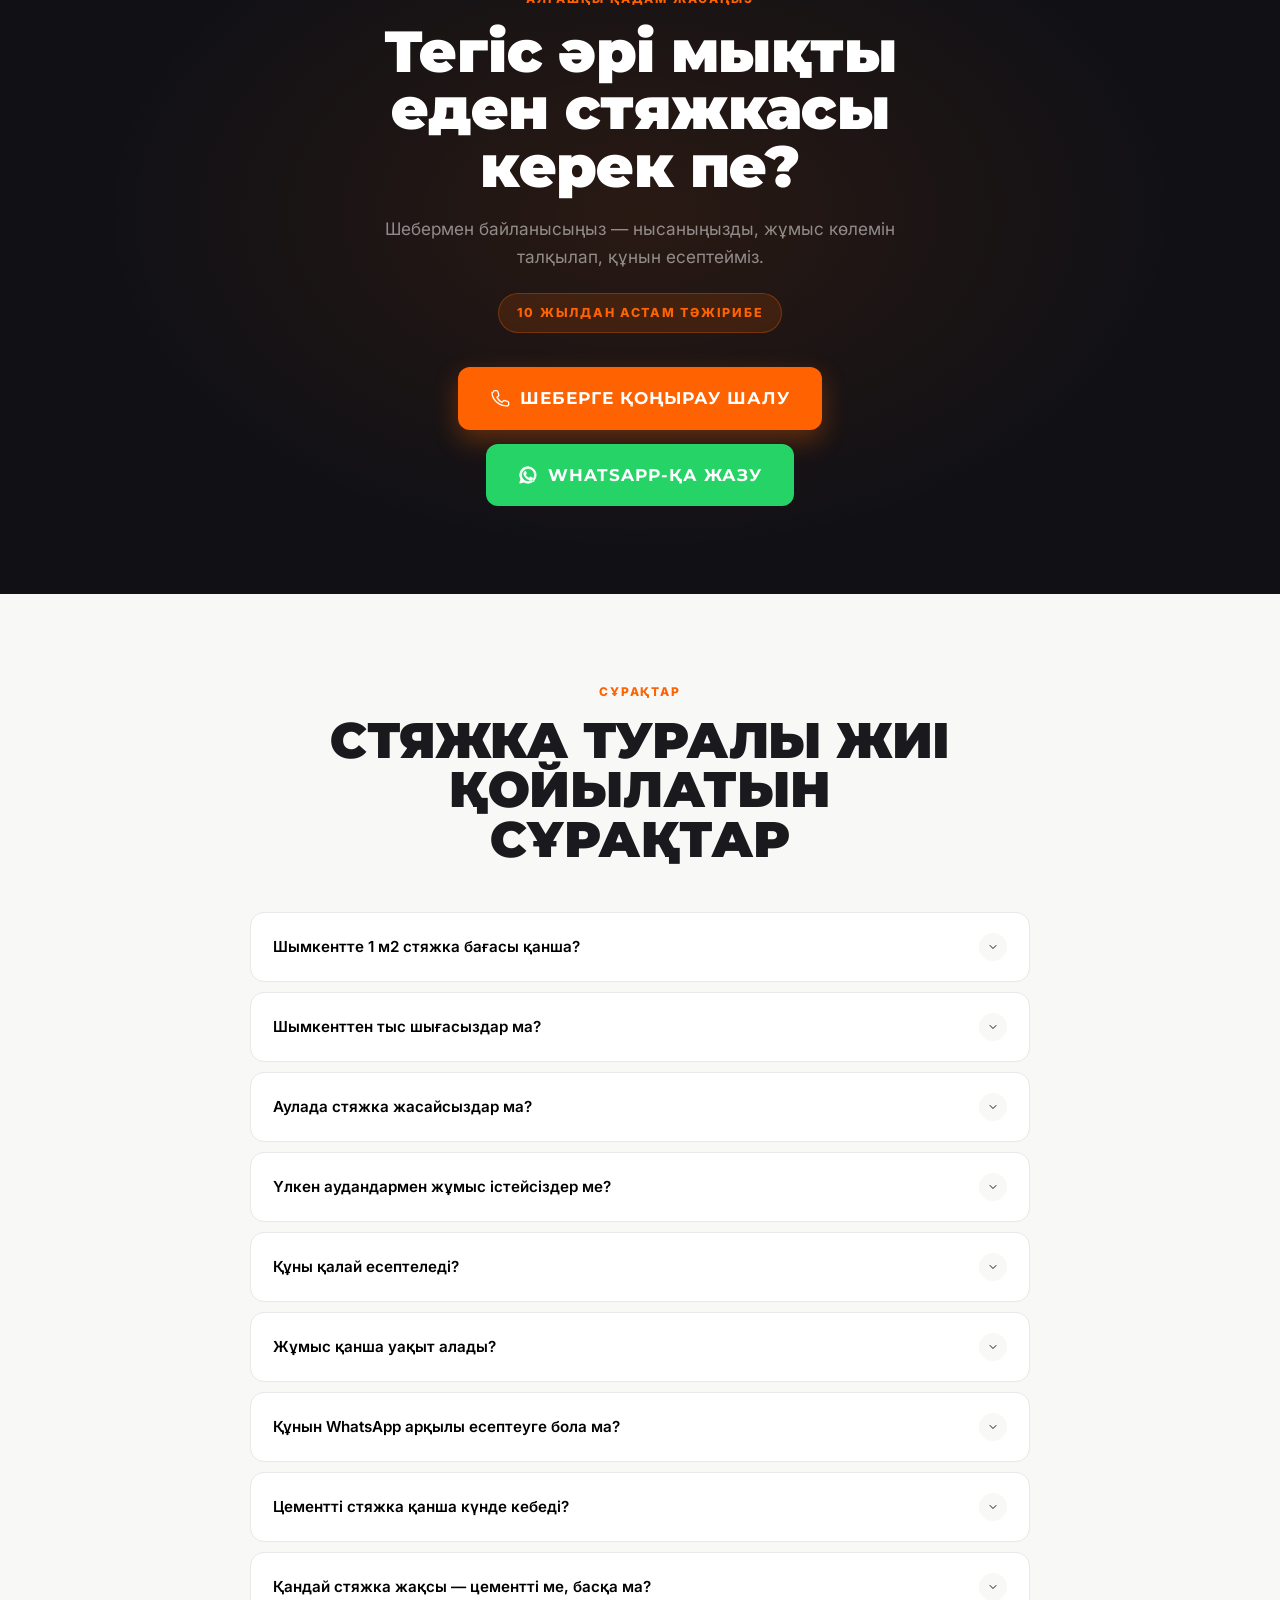
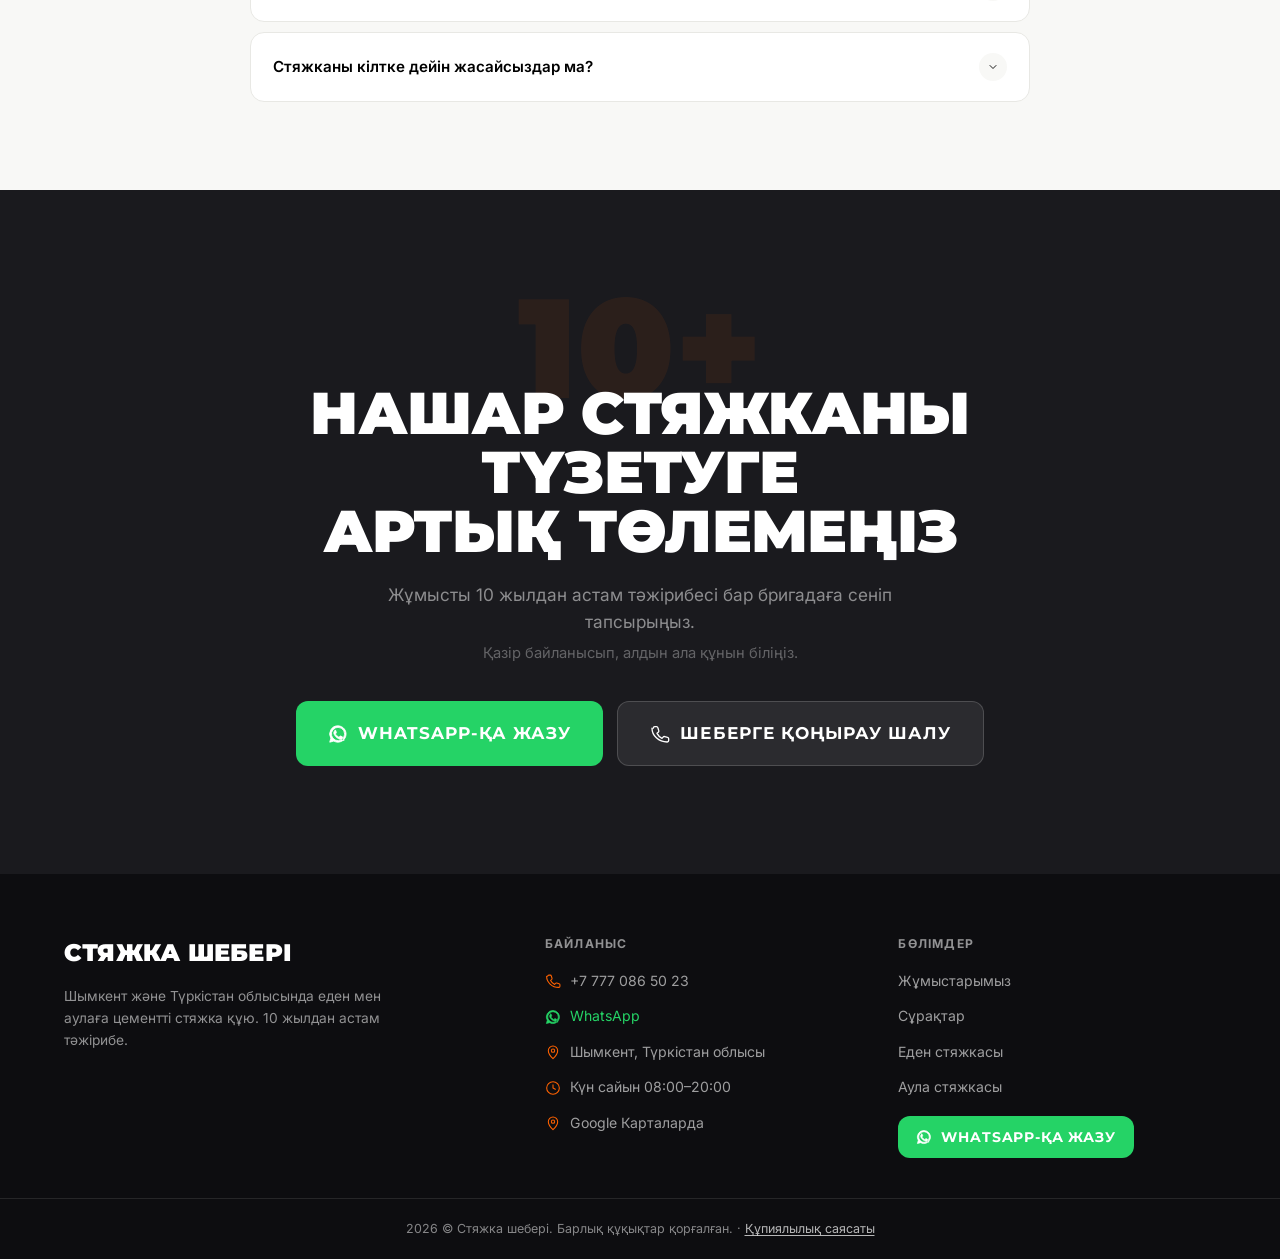
<file: kk/index.html>
<!DOCTYPE html>
<html lang="kk">
<head>
<meta charset="UTF-8">
<meta name="viewport" content="width=device-width, initial-scale=1.0">
<title>Шымкентте еден мен аулаға цементті стяжка құю — 10+ жыл тәжірибесі бар шебер</title>
<meta name="description" content="Шымкент және Түркістан облысында сапалы цементті стяжка құю қызметі. Тәжірибелі шебер мен бригада, жұмыс бағасы 1 м² үшін 2000 ₸-ден. WhatsApp-қа жазыңыз немесе қоңырау шалыңыз.">
<meta name="keywords" content="Шымкентте стяжка құю, еден стяжкасы Шымкент, цементті стяжка, аула стяжкасы, стяжка бағасы Шымкент, стяжка шебері, пәтерге стяжка құю, Түркістан облысы стяжка, стяжка бригадасы, еденге стяжка құю, ламинат астына стяжка, плитка астына стяжка, линолеум астына стяжка, кварцвинил астына стяжка, еденді тегістеу, жеке үй стяжкасы, еден стяжкасы бағасы, стяжка 1 м2 қанша тұрады, стяжка қанша күнде кебеді, қандай стяжка жақсы">
<meta name="robots" content="index, follow">
<link rel="canonical" href="https://styazhka-shymkent.kz/kk/">
<link rel="alternate" hreflang="ru" href="https://styazhka-shymkent.kz/">
<link rel="alternate" hreflang="kk" href="https://styazhka-shymkent.kz/kk/">
<link rel="alternate" hreflang="x-default" href="https://styazhka-shymkent.kz/">

<meta property="og:type" content="website">
<meta property="og:title" content="Шымкентте еден мен аулаға цементті стяжка құю — 10+ жыл тәжірибесі бар шебер">
<meta property="og:description" content="Үй, пәтер, аула және коммерциялық нысандарға тегіс әрі мықты стяжка. Жұмыс басталмас бұрын құнын есептейміз.">
<meta property="og:image" content="https://styazhka-shymkent.kz/images/hero-driveway.jpg">
<meta property="og:image:width" content="1400">
<meta property="og:image:height" content="933">
<meta property="og:url" content="https://styazhka-shymkent.kz/kk/">
<meta property="og:locale" content="kk_KZ">
<meta property="og:locale:alternate" content="ru_RU">
<meta property="og:phone_number" content="+77770865023">

<link rel="icon" href="/favicon.ico" sizes="any">
<link rel="icon" type="image/png" sizes="48x48" href="/favicon-48.png">
<link rel="icon" type="image/png" sizes="96x96" href="/favicon-96.png">
<link rel="icon" type="image/png" sizes="120x120" href="/favicon-120.png">
<link rel="icon" type="image/png" sizes="192x192" href="/favicon-192.png">
<link rel="apple-touch-icon" href="/apple-touch-icon.png">

<link rel="preconnect" href="https://fonts.googleapis.com">
<link rel="preconnect" href="https://fonts.gstatic.com" crossorigin>
<link rel="preload" as="style" href="https://fonts.googleapis.com/css2?family=Montserrat:wght@600;700;800;900&family=Inter:wght@400;500;600;700&display=swap">
<link href="https://fonts.googleapis.com/css2?family=Montserrat:wght@600;700;800;900&family=Inter:wght@400;500;600;700&display=swap" rel="stylesheet" media="print" onload="this.media='all'">
<noscript><link href="https://fonts.googleapis.com/css2?family=Montserrat:wght@600;700;800;900&family=Inter:wght@400;500;600;700&display=swap" rel="stylesheet"></noscript>

<link rel="preload" as="image" href="../images/hero-driveway.webp" media="(min-width: 1081px)" fetchpriority="high">
<link rel="stylesheet" href="../styles.css?v=4">

<script type="application/ld+json">
{
  "@context": "https://schema.org",
  "@type": "HomeAndConstructionBusiness",
  "name": "Стяжка шебері — Шымкент",
  "description": "Шымкентте еден мен аулаға цементті стяжка құю. Тәжірибелі шебер мен бригада, нарықта 10 жылдан астам.",
  "url": "https://styazhka-shymkent.kz/kk/",
  "image": "https://styazhka-shymkent.kz/images/hero-driveway.jpg",
  "telephone": "+77770865023",
  "priceRange": "2000–2500 ₸/м²",
  "logo": "https://styazhka-shymkent.kz/images/logo.png",
  "openingHours": "Mo-Su 08:00-20:00",
  "hasMap": "https://maps.google.com/?cid=4954573029250881771",
  "sameAs": ["https://maps.google.com/?cid=4954573029250881771"],
  "areaServed": [
    {"@type": "City", "name": "Шымкент"},
    {"@type": "AdministrativeArea", "name": "Түркістан облысы"}
  ],
  "address": { "@type": "PostalAddress", "addressLocality": "Шымкент", "addressCountry": "KZ" }
}
</script>
<!-- Google tag (gtag.js) -->
<script async src="https://www.googletagmanager.com/gtag/js?id=G-07XGG4WK3K"></script>
<script>
  window.dataLayer = window.dataLayer || [];
  function gtag(){dataLayer.push(arguments);}
  gtag('js', new Date());
  gtag('config', 'G-07XGG4WK3K');
</script>
<!-- Yandex.Metrika counter -->
<script type="text/javascript">
    (function(m,e,t,r,i,k,a){
        m[i]=m[i]||function(){(m[i].a=m[i].a||[]).push(arguments)};
        m[i].l=1*new Date();
        for (var j = 0; j < document.scripts.length; j++) {if (document.scripts[j].src === r) { return; }}
        k=e.createElement(t),a=e.getElementsByTagName(t)[0],k.async=1,k.src=r,a.parentNode.insertBefore(k,a)
    })(window, document,'script','https://mc.yandex.ru/metrika/tag.js?id=113211714', 'ym');

    ym(113211714, 'init', {ssr:true, webvisor:true, clickmap:true, ecommerce:"dataLayer", accurateTrackBounce:true, trackLinks:true});
</script>
<!-- /Yandex.Metrika counter -->
</head>
<body>
<noscript><div><img src="https://mc.yandex.ru/watch/113211714" style="position:absolute; left:-9999px;" alt="" /></div></noscript>

<!-- ===== ICON SPRITE ===== -->
<svg style="display:none">
  <defs>
    <symbol id="i-award" viewBox="0 0 24 24" fill="none" stroke="currentColor" stroke-width="1.6" stroke-linecap="round" stroke-linejoin="round">
      <circle cx="12" cy="8" r="6"/><path d="M8.5 13.5 7 22l5-3 5 3-1.5-8.5"/>
    </symbol>
    <symbol id="i-users" viewBox="0 0 24 24" fill="none" stroke="currentColor" stroke-width="1.6" stroke-linecap="round" stroke-linejoin="round">
      <circle cx="9" cy="8" r="3.2"/><path d="M2.5 20c0-3.5 2.9-6 6.5-6s6.5 2.5 6.5 6"/>
      <circle cx="17" cy="8.5" r="2.6"/><path d="M16 14.3c2.9.4 5 2.6 5 5.7"/>
    </symbol>
    <symbol id="i-pin" viewBox="0 0 24 24" fill="none" stroke="currentColor" stroke-width="1.6" stroke-linecap="round" stroke-linejoin="round">
      <path d="M12 22s7-6.6 7-12a7 7 0 1 0-14 0c0 5.4 7 12 7 12Z"/><circle cx="12" cy="10" r="2.5"/>
    </symbol>
    <symbol id="i-calc" viewBox="0 0 24 24" fill="none" stroke="currentColor" stroke-width="1.6" stroke-linecap="round" stroke-linejoin="round">
      <rect x="4" y="2" width="16" height="20" rx="2"/><path d="M8 7h8M8 12h.01M12 12h.01M16 12h.01M8 16h.01M12 16h.01M16 16h.01"/>
    </symbol>
    <symbol id="i-phone" viewBox="0 0 24 24" fill="none" stroke="currentColor" stroke-width="1.6" stroke-linecap="round" stroke-linejoin="round">
      <path d="M4 5c0-1 .8-1.8 1.8-1.8h2c.8 0 1.5.5 1.7 1.3l1 3.4c.2.7 0 1.5-.6 2l-1.5 1.3a14 14 0 0 0 6 6l1.3-1.5c.5-.6 1.3-.8 2-.6l3.4 1c.8.2 1.3.9 1.3 1.7v2c0 1-.8 1.8-1.8 1.8C10.3 21.6 2.4 13.7 2.4 5"/>
    </symbol>
    <symbol id="i-whatsapp" viewBox="0 0 24 24" fill="currentColor">
      <path d="M12 2.2A9.8 9.8 0 0 0 3.4 17l-1.3 4.8L7 20.5A9.8 9.8 0 1 0 12 2.2Zm0 1.8a8 8 0 0 1 6.7 12.3l-.2.4.8 3-3.1-.8-.4.2A8 8 0 1 1 12 4Zm-3.4 4c-.2 0-.5 0-.7.4-.2.4-.9 1-.9 2.3 0 1.3 1 2.6 1.1 2.8.1.2 2 3.1 4.8 4.2 2.4 1 2.4.6 2.8.6.5 0 1.6-.6 1.8-1.3.2-.6.2-1.1.2-1.2-.1-.1-.3-.2-.6-.4l-2-1c-.3-.1-.5-.1-.6.1l-.9 1.1c-.2.2-.3.2-.6.1-.3-.1-1.2-.5-2.3-1.5-.9-.8-1.4-1.7-1.6-2-.2-.3 0-.5.1-.6l.5-.6c.2-.2.2-.4.3-.6.1-.2 0-.4 0-.6l-.9-2.1c-.2-.5-.4-.5-.6-.5h-.5Z"/>
    </symbol>
    <symbol id="i-check" viewBox="0 0 24 24" fill="none" stroke="currentColor" stroke-width="1.8" stroke-linecap="round" stroke-linejoin="round">
      <circle cx="12" cy="12" r="9.5"/><path d="m8 12.5 2.5 2.5 5.5-6"/>
    </symbol>
    <symbol id="i-star" viewBox="0 0 24 24" fill="currentColor">
      <path d="M12 2.5l2.9 6.1 6.6.8-4.9 4.5 1.3 6.6L12 17.4l-5.9 3.1 1.3-6.6-4.9-4.5 6.6-.8Z"/>
    </symbol>
    <symbol id="i-home" viewBox="0 0 24 24" fill="none" stroke="currentColor" stroke-width="1.6" stroke-linecap="round" stroke-linejoin="round">
      <path d="M3.5 11 12 3.5 20.5 11"/><path d="M6 9.5V20a1 1 0 0 0 1 1h4v-6h2v6h4a1 1 0 0 0 1-1V9.5"/>
    </symbol>
    <symbol id="i-building" viewBox="0 0 24 24" fill="none" stroke="currentColor" stroke-width="1.6" stroke-linecap="round" stroke-linejoin="round">
      <rect x="5" y="3" width="14" height="18" rx="1"/><path d="M9 7h1M14 7h1M9 11h1M14 11h1M9 15h1M14 15h1M10 21v-4h4v4"/>
    </symbol>
    <symbol id="i-layers" viewBox="0 0 24 24" fill="none" stroke="currentColor" stroke-width="1.6" stroke-linecap="round" stroke-linejoin="round">
      <path d="m12 3 9 5-9 5-9-5 9-5Z"/><path d="m3 13 9 5 9-5"/>
    </symbol>
    <symbol id="i-grid" viewBox="0 0 24 24" fill="none" stroke="currentColor" stroke-width="1.6" stroke-linecap="round" stroke-linejoin="round">
      <rect x="3.5" y="3.5" width="7.5" height="7.5" rx="1"/><rect x="13" y="3.5" width="7.5" height="7.5" rx="1"/>
      <rect x="3.5" y="13" width="7.5" height="7.5" rx="1"/><rect x="13" y="13" width="7.5" height="7.5" rx="1"/>
    </symbol>
    <symbol id="i-tree" viewBox="0 0 24 24" fill="none" stroke="currentColor" stroke-width="1.6" stroke-linecap="round" stroke-linejoin="round">
      <path d="M12 2 7 10h3l-4 6h4v6h4v-6h4l-4-6h3L12 2Z"/>
    </symbol>
    <symbol id="i-garage" viewBox="0 0 24 24" fill="none" stroke="currentColor" stroke-width="1.6" stroke-linecap="round" stroke-linejoin="round">
      <path d="M3 21V9l9-6 9 6v12"/><path d="M5 21v-9h14v9"/><path d="M5 12h14"/>
    </symbol>
    <symbol id="i-briefcase" viewBox="0 0 24 24" fill="none" stroke="currentColor" stroke-width="1.6" stroke-linecap="round" stroke-linejoin="round">
      <rect x="2.5" y="7" width="19" height="13" rx="2"/><path d="M8 7V5a2 2 0 0 1 2-2h4a2 2 0 0 1 2 2v2"/><path d="M2.5 12.5h19"/>
    </symbol>
    <symbol id="i-maximize" viewBox="0 0 24 24" fill="none" stroke="currentColor" stroke-width="1.6" stroke-linecap="round" stroke-linejoin="round">
      <path d="M8 3H4a1 1 0 0 0-1 1v4M16 3h4a1 1 0 0 1 1 1v4M21 16v4a1 1 0 0 1-1 1h-4M3 16v4a1 1 0 0 0 1 1h4"/>
    </symbol>
    <symbol id="i-camera" viewBox="0 0 24 24" fill="none" stroke="currentColor" stroke-width="1.6" stroke-linecap="round" stroke-linejoin="round">
      <path d="M4 8h3l1.5-2h7L17 8h3a1 1 0 0 1 1 1v9a1 1 0 0 1-1 1H4a1 1 0 0 1-1-1V9a1 1 0 0 1 1-1Z"/><circle cx="12" cy="13.5" r="3.4"/>
    </symbol>
    <symbol id="i-clock" viewBox="0 0 24 24" fill="none" stroke="currentColor" stroke-width="1.6" stroke-linecap="round" stroke-linejoin="round">
      <circle cx="12" cy="12" r="9.5"/><path d="M12 7v5l3.5 2"/>
    </symbol>
    <symbol id="i-arrow" viewBox="0 0 24 24" fill="none" stroke="currentColor" stroke-width="1.8" stroke-linecap="round" stroke-linejoin="round">
      <path d="M5 12h14M13 6l6 6-6 6"/>
    </symbol>
    <symbol id="i-chevron" viewBox="0 0 24 24" fill="none" stroke="currentColor" stroke-width="1.8" stroke-linecap="round" stroke-linejoin="round">
      <path d="m6 9 6 6 6-6"/>
    </symbol>
    <symbol id="i-close" viewBox="0 0 24 24" fill="none" stroke="currentColor" stroke-width="1.8" stroke-linecap="round" stroke-linejoin="round">
      <path d="m6 6 12 12M18 6 6 18"/>
    </symbol>
    <symbol id="i-zoom" viewBox="0 0 24 24" fill="none" stroke="currentColor" stroke-width="1.6" stroke-linecap="round" stroke-linejoin="round">
      <circle cx="11" cy="11" r="7"/><path d="m21 21-4.3-4.3M11 8v6M8 11h6"/>
    </symbol>
    <symbol id="i-shield" viewBox="0 0 24 24" fill="none" stroke="currentColor" stroke-width="1.6" stroke-linecap="round" stroke-linejoin="round">
      <path d="M12 2.5 20 6v6c0 5-3.4 8.4-8 9.5C7.4 20.4 4 17 4 12V6l8-3.5Z"/><path d="m8.5 12 2.5 2.5 4.5-5"/>
    </symbol>
  </defs>
</svg>

<!-- ===== HEADER ===== -->
<header class="site-header" id="siteHeader">
  <div class="container header-inner">
    <a href="#top" class="logo">
      <img class="logo-mark" src="../images/logo.webp" width="40" height="40" alt="Логотип — Стяжка шебері">
      <span class="logo-stack">
        <span class="logo-text">Стяжка шебері</span>
      </span>
    </a>

    <nav class="main-nav" id="mainNav">
      <a href="#before-after">Жұмыстарымыз</a>
      <a href="#price">Бағалар</a>
      <a href="#process" class="hide-mobile">Жұмыс барысы</a>
      <a href="#faq">Сұрақтар</a>
    </nav>

    <div class="header-actions">
      <div class="lang-switch" role="group" aria-label="Тіл / Язык">
        <a href="/" class="lang-btn">РУ</a>
        <a href="/kk/" class="lang-btn active">ҚАЗ</a>
      </div>
      <a href="tel:+77770865023" class="phone-link">
        <svg class="ic"><use href="#i-phone"/></svg> +7 777 086 50 23
      </a>
      <a href="https://wa.me/77770865023?text=Сәлеметсіз бе! Стяжка құю құнын білгім келеді." class="btn btn-accent btn-sm">
        <svg class="ic"><use href="#i-whatsapp"/></svg> WhatsApp
      </a>
      <button class="burger" id="burger" aria-label="Мәзір">
        <span></span><span></span><span></span>
      </button>
    </div>
  </div>
</header>

<!-- ===== HERO ===== -->
<section class="hero" id="top">
  <div class="container hero-inner">
    <div class="hero-text reveal">
      <span class="hero-badge"><span class="dot"></span> <span>10 жылдан астам тәжірибе</span></span>

      <h1>ШЫМКЕНТТЕ<br>ЕДЕН МЕН АУЛАҒА<br><span class="accent">ЦЕМЕНТТІ СТЯЖКА</span></h1>

      <p class="hero-sub">Үй, пәтер, аула және коммерциялық нысандарға арналған тегіс әрі мықты негіз — Шымкентте, өлшеуден тапсыруға дейін.</p>

      <div class="hero-stats">
        <div><strong>10+</strong><span>жыл тәжірибе</span></div>
        <div><strong>200+</strong><span>нысан</span></div>
        <div><strong>Кепілдік</strong><span>нәтижеге</span></div>
      </div>

      <div class="hero-cta">
        <a href="#contact-form" class="btn btn-primary btn-lg"><svg class="ic"><use href="#i-phone"/></svg> <span>Құнын есептеу</span></a>
        <a href="https://wa.me/77770865023?text=Сәлеметсіз бе! Стяжка құю құнын білгім келеді." class="btn btn-accent btn-lg">
          <svg class="ic"><use href="#i-whatsapp"/></svg> <span>WhatsApp-қа жазу</span>
        </a>
      </div>

    </div>

    <div class="hero-media">
      <div class="hero-photo">
        <img src="../images/hero-driveway.webp" width="1100" height="733" loading="lazy" alt="Шымкентте аула стяжкасы дейін және кейін">
      </div>
      <div class="hero-badge-card">
        <strong>10+ ЖЫЛ</strong>
        <span>Кәсіби тәжірибе</span>
      </div>
      <div class="hero-badge-pin">
        <strong>200+</strong>
        <span>нысан</span>
      </div>
    </div>
  </div>
</section>

<!-- ===== PAIN SECTION ===== -->
<section class="section section-dark">
  <div class="container">
    <div class="section-head reveal">
      <span class="eyebrow">Неге дәл цементті стяжка</span>
      <h2>ЦЕМЕНТТІ СТЯЖКА —<br><span class="accent">ҰЗАҚ ЖЫЛДАРҒА СЕНІМДІЛІК</span></h2>
    </div>

    <div class="grid grid-3 pain-cards">
      <div class="pain-card reveal">
        <div class="pain-num"></div>
        <h3>Жоғары беріктік</h3>
        <p>Цементті стяжка үлкен жүктемеге төзімді және онжылдықтар бойы қызмет етеді.</p>
      </div>
      <div class="pain-card reveal">
        <div class="pain-num"></div>
        <h3>Тамаша тегістік</h3>
        <p>Еден толық тегіс болады — ешбір ойық-қыр, дөңес жер қалмайды.</p>
      </div>
      <div class="pain-card reveal">
        <div class="pain-num"></div>
        <h3>Кез келген жабынға сәйкес</h3>
        <p>Ламинат, плитка, линолеум және басқа финиш материалдарына бірдей жарайды.</p>
      </div>
      <div class="pain-card reveal">
        <div class="pain-num"></div>
        <h3>Материалға үнем</h3>
        <p>Еден тегіс болғандықтан, желім мен басқа материал аз жұмсалады — ақшаңызды үнемдейсіз.</p>
      </div>
      <div class="pain-card reveal">
        <div class="pain-num"></div>
        <h3>Тексерілген технология</h3>
        <p>Онжылдықтар бойы сенімділігін дәлелдеген классикалық құю әдісі.</p>
      </div>
      <div class="pain-card reveal">
        <div class="pain-num"></div>
        <h3>Ұзақ қызмет мерзімі</h3>
        <p>Технология толық сақталғанда ондаған жыл жарықшақсыз қызмет етеді.</p>
      </div>
    </div>
  </div>
</section>

<!-- ===== FLOOR TYPES ===== -->
<section class="section" id="floor-types">
  <div class="container">
    <div class="section-head reveal">
      <span class="eyebrow">Жабындар</span>
      <h2>Жабыныңызға тегіс стяжка дайындаймыз</h2>
    </div>

    <div class="floor-types">
      <div class="floor-type reveal">
        <div class="floor-type-photo"><img src="../images/floor-laminate.webp" width="600" height="360" alt="Ламинат астына стяжка" loading="lazy"></div>
        <span>Ламинатқа</span>
      </div>
      <div class="floor-type reveal">
        <div class="floor-type-photo"><img src="../images/floor-tile.webp" width="600" height="396" alt="Плитка астына стяжка" loading="lazy"></div>
        <span>Плиткаға</span>
      </div>
      <div class="floor-type reveal">
        <div class="floor-type-photo"><img src="../images/floor-linoleum.webp" width="600" height="435" alt="Линолеум астына стяжка" loading="lazy"></div>
        <span>Линолеумге</span>
      </div>
      <div class="floor-type reveal">
        <div class="floor-type-photo"><img src="../images/floor-quartzvinyl.webp" width="600" height="408" alt="Кварцвинил астына стяжка" loading="lazy"></div>
        <span>Кварцвинилге</span>
      </div>
    </div>
  </div>
</section>

<!-- ===== BEFORE / AFTER ===== -->
<section class="section section-dark" id="before-after">
  <div class="container">
    <div class="section-head reveal">
      <h2>Нәтиже кез келген уәдеден жақсы</h2>
      <p>Біз орындаған нақты нысандар. Үлкейту үшін фотоны басыңыз.</p>
    </div>

    <div class="grid grid-3">
      <div class="ba-item reveal" data-label="Пәтердегі еден стяжкасы" data-img="../images/before-after-floor.webp">
        <img src="../images/before-after-floor-sm.webp" width="800" height="533" alt="Еден стяжкасы дейін және кейін — Шымкент" loading="lazy">
        <div class="ba-overlay"><span>Пәтердегі еден стяжкасы</span></div>
        <div class="ba-zoom"><svg class="ic"><use href="#i-zoom"/></svg></div>
      </div>
      <div class="ba-item reveal" data-label="Жеке үй ауласының стяжкасы" data-img="../images/before-after-yard.webp">
        <img src="../images/before-after-yard-sm.webp" width="800" height="533" alt="Аула стяжкасы дейін және кейін — Шымкент" loading="lazy">
        <div class="ba-overlay"><span>Жеке үй ауласының стяжкасы</span></div>
        <div class="ba-zoom"><svg class="ic"><use href="#i-zoom"/></svg></div>
      </div>
      <div class="ba-item reveal" data-label="Үй кірер алдындағы стяжка" data-img="../images/before-after-house.webp">
        <img src="../images/before-after-house-sm.webp" width="800" height="599" alt="Үй алдындағы стяжка дейін және кейін — Шымкент" loading="lazy">
        <div class="ba-overlay"><span>Үй кірер алдындағы стяжка</span></div>
        <div class="ba-zoom"><svg class="ic"><use href="#i-zoom"/></svg></div>
      </div>
    </div>
  </div>
</section>

<!-- ===== PRICE ===== -->
<section class="section" id="price">
  <div class="container">
    <div class="section-head reveal">
      <span class="eyebrow">Бағалар</span>
      <h2>Шымкентте стяжка бағасы</h2>
    </div>
    <div class="price-card reveal">
      <div class="price-main">
        <div class="price-label">Еден мен аула стяжкасы жұмысы</div>
        <div class="price-value">2 000 – 2 500 ₸</div>
        <div class="price-unit">1 м² үшін</div>
        <p class="price-note">Кілтке дейін жасаймыз: өлшеу, негізді дайындау, щебень төсеу, құю және дайын стяжканы тапсыру. Материалдар бөлек төленеді. Нақты құнын нысанның егжей-тегжейін нақтылаған соң айтамыз.</p>
        <a href="https://wa.me/77770865023?text=Сәлеметсіз бе! Стяжка құю құнын білгім келеді." class="btn btn-accent"><svg class="ic"><use href="#i-whatsapp"/></svg> <span>WhatsApp арқылы есептеу</span></a>
      </div>
      <div class="price-factors">
        <h3>Бағаға не әсер етеді</h3>
        <ul>
          <li><svg class="ic"><use href="#i-check"/></svg> <span>Негіздің тегістігі мен биіктік айырмасы</span></li>
          <li><svg class="ic"><use href="#i-check"/></svg> <span>Төселетін щебень көлемі</span></li>
          <li><svg class="ic"><use href="#i-check"/></svg> <span>Стяжка қалыңдығы</span></li>
          <li><svg class="ic"><use href="#i-check"/></svg> <span>Нысан ауданы</span></li>
        </ul>
      </div>
    </div>
    <div class="service-links reveal">
      <a href="/kk/styazhka-pola/" class="service-link">
        <img width="88" height="66" src="../images/floor-laminate.webp" alt="Еден стяжкасы" loading="lazy">
        <div><strong>Еден стяжкасы</strong><span>Пәтер, үй, коммерциялық үй-жай</span></div>
        <svg class="ic"><use href="#i-arrow"/></svg>
      </a>
      <a href="/kk/styazhka-dvora/" class="service-link">
        <img width="88" height="66" src="../images/before-after-yard-sm.webp" alt="Аула стяжкасы" loading="lazy">
        <div><strong>Аула стяжкасы</strong><span>Аула, кіре беріс жол, үй алды алаңы</span></div>
        <svg class="ic"><use href="#i-arrow"/></svg>
      </a>
    </div>
  </div>
</section>

<!-- ===== PROCESS / STEPS ===== -->
<section class="section" id="process">
  <div class="container">
    <div class="section-head reveal">
      <span class="eyebrow">Жұмыс барысы</span>
      <h2>Өтінімнен дайын стяжкаға дейін</h2>
    </div>
    <div class="grid steps">
      <div class="step reveal">
        <div class="step-icon"><svg class="ic"><use href="#i-phone"/></svg></div>
        <div class="step-num">01</div>
        <h3>Қоңырау немесе WhatsApp</h3>
        <p>Ыңғайлы тәсілмен өтінім қалдырасыз</p>
      </div>
      <div class="step reveal">
        <div class="step-icon"><svg class="ic"><use href="#i-home"/></svg></div>
        <div class="step-num">02</div>
        <h3>Егжей-тегжейін нақтылаймыз</h3>
        <p>Ауданын, нысанды және жұмыс көлемін білеміз</p>
      </div>
      <div class="step reveal">
        <div class="step-icon"><svg class="ic"><use href="#i-calc"/></svg></div>
        <div class="step-num">03</div>
        <h3>Құнын есептеу</h3>
        <p>Алдын ала баға мен мерзімді айтамыз</p>
      </div>
      <div class="step reveal">
        <div class="step-icon"><svg class="ic"><use href="#i-clock"/></svg></div>
        <div class="step-num">04</div>
        <h3>Күнін келісеміз</h3>
        <p>Жұмыс басталатын ыңғайлы уақытты бекітеміз</p>
      </div>
      <div class="step reveal">
        <div class="step-icon"><svg class="ic"><use href="#i-layers"/></svg></div>
        <div class="step-num">05</div>
        <h3>Стяжка құямыз</h3>
        <p>Әр кезеңде бақылаумен, технология бойынша</p>
      </div>
    </div>
    <div class="section-cta-link reveal">
      <a href="#contact-form" class="btn btn-primary btn-lg">Нысан ауданын жіберіңіз — құнын есептейміз</a>
    </div>
  </div>
</section>

<!-- ===== OFFER (MID CTA) ===== -->
<section class="section section-deep offer">
  <div class="container offer-inner reveal">
    <span class="eyebrow">Алғашқы қадам жасаңыз</span>
    <h2>Тегіс әрі мықты еден стяжкасы керек пе?</h2>
    <p>Шебермен байланысыңыз — нысаныңызды, жұмыс көлемін талқылап, құнын есептейміз.</p>
    <span class="offer-badge">10 жылдан астам тәжірибе</span>
    <div class="offer-buttons">
      <a href="tel:+77770865023" class="btn btn-primary btn-lg"><svg class="ic"><use href="#i-phone"/></svg> <span>Шеберге қоңырау шалу</span></a>
      <a href="https://wa.me/77770865023?text=Сәлеметсіз бе! Стяжка құю құнын білгім келеді." class="btn btn-accent btn-lg"><svg class="ic"><use href="#i-whatsapp"/></svg> <span>WhatsApp-қа жазу</span></a>
    </div>
  </div>
</section>

<!-- ===== FAQ ===== -->
<section class="section section-surface" id="faq">
  <div class="container">
    <div class="section-head reveal">
      <span class="eyebrow">Сұрақтар</span>
      <h2>Стяжка туралы жиі қойылатын сұрақтар</h2>
    </div>
    <div class="faq-list reveal">
      <div class="faq-item">
        <button class="faq-q" aria-expanded="false"><span>Шымкентте 1 м2 стяжка бағасы қанша?</span> <span class="faq-q-icon"><svg class="ic"><use href="#i-chevron"/></svg></span></button>
        <div class="faq-a"><p>Жұмыс құны 1 м² үшін 2 000–2 500 ₸, материалдар бөлек төленеді. Соңғы баға ауданға, қалыңдыққа және нысан түріне байланысты — параметрлерді WhatsApp-қа жазыңыз, дәл есептейміз.</p></div>
      </div>
      <div class="faq-item">
        <button class="faq-q" aria-expanded="false"><span>Шымкенттен тыс шығасыздар ма?</span> <span class="faq-q-icon"><svg class="ic"><use href="#i-chevron"/></svg></span></button>
        <div class="faq-a"><p>Иә, Шымкент және Түркістан облысының жақын елді мекендеріне шығамыз.</p></div>
      </div>
      <div class="faq-item">
        <button class="faq-q" aria-expanded="false"><span>Аулада стяжка жасайсыздар ма?</span> <span class="faq-q-icon"><svg class="ic"><use href="#i-chevron"/></svg></span></button>
        <div class="faq-a"><p>Иә, суды ағызу үшін еңіс пен беткейдегі жүктемені ескере отырып, аула стяжкасын құямыз.</p></div>
      </div>
      <div class="faq-item">
        <button class="faq-q" aria-expanded="false"><span>Үлкен аудандармен жұмыс істейсіздер ме?</span> <span class="faq-q-icon"><svg class="ic"><use href="#i-chevron"/></svg></span></button>
        <div class="faq-a"><p>Иә, бригада кез келген көлемдегі еден мен ауланы құяды — пәтерден коммерциялық үй-жайға дейін.</p></div>
      </div>
      <div class="faq-item">
        <button class="faq-q" aria-expanded="false"><span>Құны қалай есептеледі?</span> <span class="faq-q-icon"><svg class="ic"><use href="#i-chevron"/></svg></span></button>
        <div class="faq-a"><p>Нақты құнды негіздің тегістігіне, тасталатын щебен көлеміне және стяжка қалыңдығына байланысты есептейміз.</p></div>
      </div>
      <div class="faq-item">
        <button class="faq-q" aria-expanded="false"><span>Жұмыс қанша уақыт алады?</span> <span class="faq-q-icon"><svg class="ic"><use href="#i-chevron"/></svg></span></button>
        <div class="faq-a"><p>Мерзім ауданға және нысан түріне байланысты. Нақты мерзімді өтінімді талқылағанда келісеміз.</p></div>
      </div>
      <div class="faq-item">
        <button class="faq-q" aria-expanded="false"><span>Құнын WhatsApp арқылы есептеуге бола ма?</span> <span class="faq-q-icon"><svg class="ic"><use href="#i-chevron"/></svg></span></button>
        <div class="faq-a"><p>Иә! Бізге ауданы мен үй-жай түрін жазыңыз — алдын ала есеп береміз. Нақты соманы өлшеуден кейін бекітеміз.</p></div>
      </div>
      <div class="faq-item">
        <button class="faq-q" aria-expanded="false"><span>Цементті стяжка қанша күнде кебеді?</span> <span class="faq-q-icon"><svg class="ic"><use href="#i-chevron"/></svg></span></button>
        <div class="faq-a"><p>Цементті стяжка толық беріктікке 28 күнде жетеді. Үстінен жүруге құюдан 2–3 күн өткен соң болады.</p></div>
      </div>
      <div class="faq-item">
        <button class="faq-q" aria-expanded="false"><span>Қандай стяжка жақсы — цементті ме, басқа ма?</span> <span class="faq-q-icon"><svg class="ic"><use href="#i-chevron"/></svg></span></button>
        <div class="faq-a"><p>Цементті стяжка — онжылдықтар бойы тексерілген нұсқа: жоғары беріктік, тегістік және кез келген финиш жабынға сәйкестік.</p></div>
      </div>
      <div class="faq-item">
        <button class="faq-q" aria-expanded="false"><span>Стяжканы кілтке дейін жасайсыздар ма?</span> <span class="faq-q-icon"><svg class="ic"><use href="#i-chevron"/></svg></span></button>
        <div class="faq-a"><p>Иә, барлық кезеңді өзіміз атқарамыз — өлшеу, негізді дайындау, щебень төсеу және құю. Сізге дайын стяжканы қабылдау ғана қалады.</p></div>
      </div>
    </div>
  </div>
</section>

<!-- ===== FINAL CTA ===== -->
<section class="section section-dark" id="contact-form">
  <div class="container final-cta reveal">
    <div class="final-watermark">10+</div>
    <h2 class="h2-3l">НАШАР СТЯЖКАНЫ<br>ТҮЗЕТУГЕ<br>АРТЫҚ ТӨЛЕМЕҢІЗ</h2>
    <p class="lead">Жұмысты 10 жылдан астам тәжірибесі бар бригадаға сеніп тапсырыңыз.</p>
    <p class="sub">Қазір байланысып, алдын ала құнын біліңіз.</p>

    <div class="final-cta-buttons">
      <a href="https://wa.me/77770865023?text=Сәлеметсіз бе! Стяжка құю құнын білгім келеді." class="btn btn-accent btn-lg"><svg class="ic"><use href="#i-whatsapp"/></svg> <span>WhatsApp-қа жазу</span></a>
      <a href="tel:+77770865023" class="btn btn-outline btn-lg"><svg class="ic"><use href="#i-phone"/></svg> <span>Шеберге қоңырау шалу</span></a>
    </div>
  </div>
</section>

<!-- ===== FOOTER ===== -->
<footer class="site-footer">
  <div class="container footer-inner">
    <div class="footer-brand">
      <span class="logo-text">Стяжка шебері</span>
      <p>Шымкент және Түркістан облысында еден мен аулаға цементті стяжка құю. 10 жылдан астам тәжірибе.</p>
    </div>
    <div class="footer-col">
      <h3>Байланыс</h3>
      <a href="tel:+77770865023"><svg class="ic"><use href="#i-phone"/></svg> +7 777 086 50 23</a>
      <a href="https://wa.me/77770865023" class="whatsapp-link"><svg class="ic"><use href="#i-whatsapp"/></svg> WhatsApp</a>
      <span><svg class="ic"><use href="#i-pin"/></svg> <span>Шымкент, Түркістан облысы</span></span>
      <span><svg class="ic"><use href="#i-clock"/></svg> <span>Күн сайын 08:00–20:00</span></span>
      <a href="https://maps.app.goo.gl/fH9EG4186t8MwVMS7" target="_blank" rel="noopener"><svg class="ic"><use href="#i-pin"/></svg> Google Карталарда</a>
    </div>
    <div class="footer-col">
      <h3>Бөлімдер</h3>
      <a href="#before-after">Жұмыстарымыз</a>
      <a href="#faq">Сұрақтар</a>
      <a href="/kk/styazhka-pola/">Еден стяжкасы</a>
      <a href="/kk/styazhka-dvora/">Аула стяжкасы</a>
      <a href="https://wa.me/77770865023?text=Сәлеметсіз бе! Стяжка құю құнын білгім келеді." class="btn btn-accent btn-sm footer-cta"><svg class="ic"><use href="#i-whatsapp"/></svg> <span>WhatsApp-қа жазу</span></a>
    </div>
  </div>
  <div class="footer-bottom">
    <div class="container"><span id="year"></span> <span>© Стяжка шебері. Барлық құқықтар қорғалған.</span> · <a href="/kk/privacy/">Құпиялылық саясаты</a></div>
  </div>
</footer>

<!-- ===== FLOATING / MOBILE BAR ===== -->
<a href="https://wa.me/77770865023?text=Сәлеметсіз бе! Стяжка құю құнын білгім келеді." class="float-btn" aria-label="WhatsApp-қа жазу">
  <svg class="ic"><use href="#i-whatsapp"/></svg>
</a>

<div class="mobile-bar">
  <a href="tel:+77770865023"><svg class="ic"><use href="#i-phone"/></svg> <span>Қоңырау шалу</span></a>
  <a href="https://wa.me/77770865023?text=Сәлеметсіз бе! Стяжка құю құнын білгім келеді."><svg class="ic"><use href="#i-whatsapp"/></svg> WhatsApp</a>
</div>

<!-- ===== LIGHTBOX MODAL ===== -->
<div class="modal" id="baModal">
  <div class="modal-inner">
    <button class="modal-close" id="modalClose" aria-label="Жабу"><svg class="ic"><use href="#i-close"/></svg></button>
    <img class="modal-photo" id="modalPhoto" alt="">
    <p id="modalLabel"></p>
  </div>
</div>

<script src="../script.js?v=5"></script>
</body>
</html>
</file>
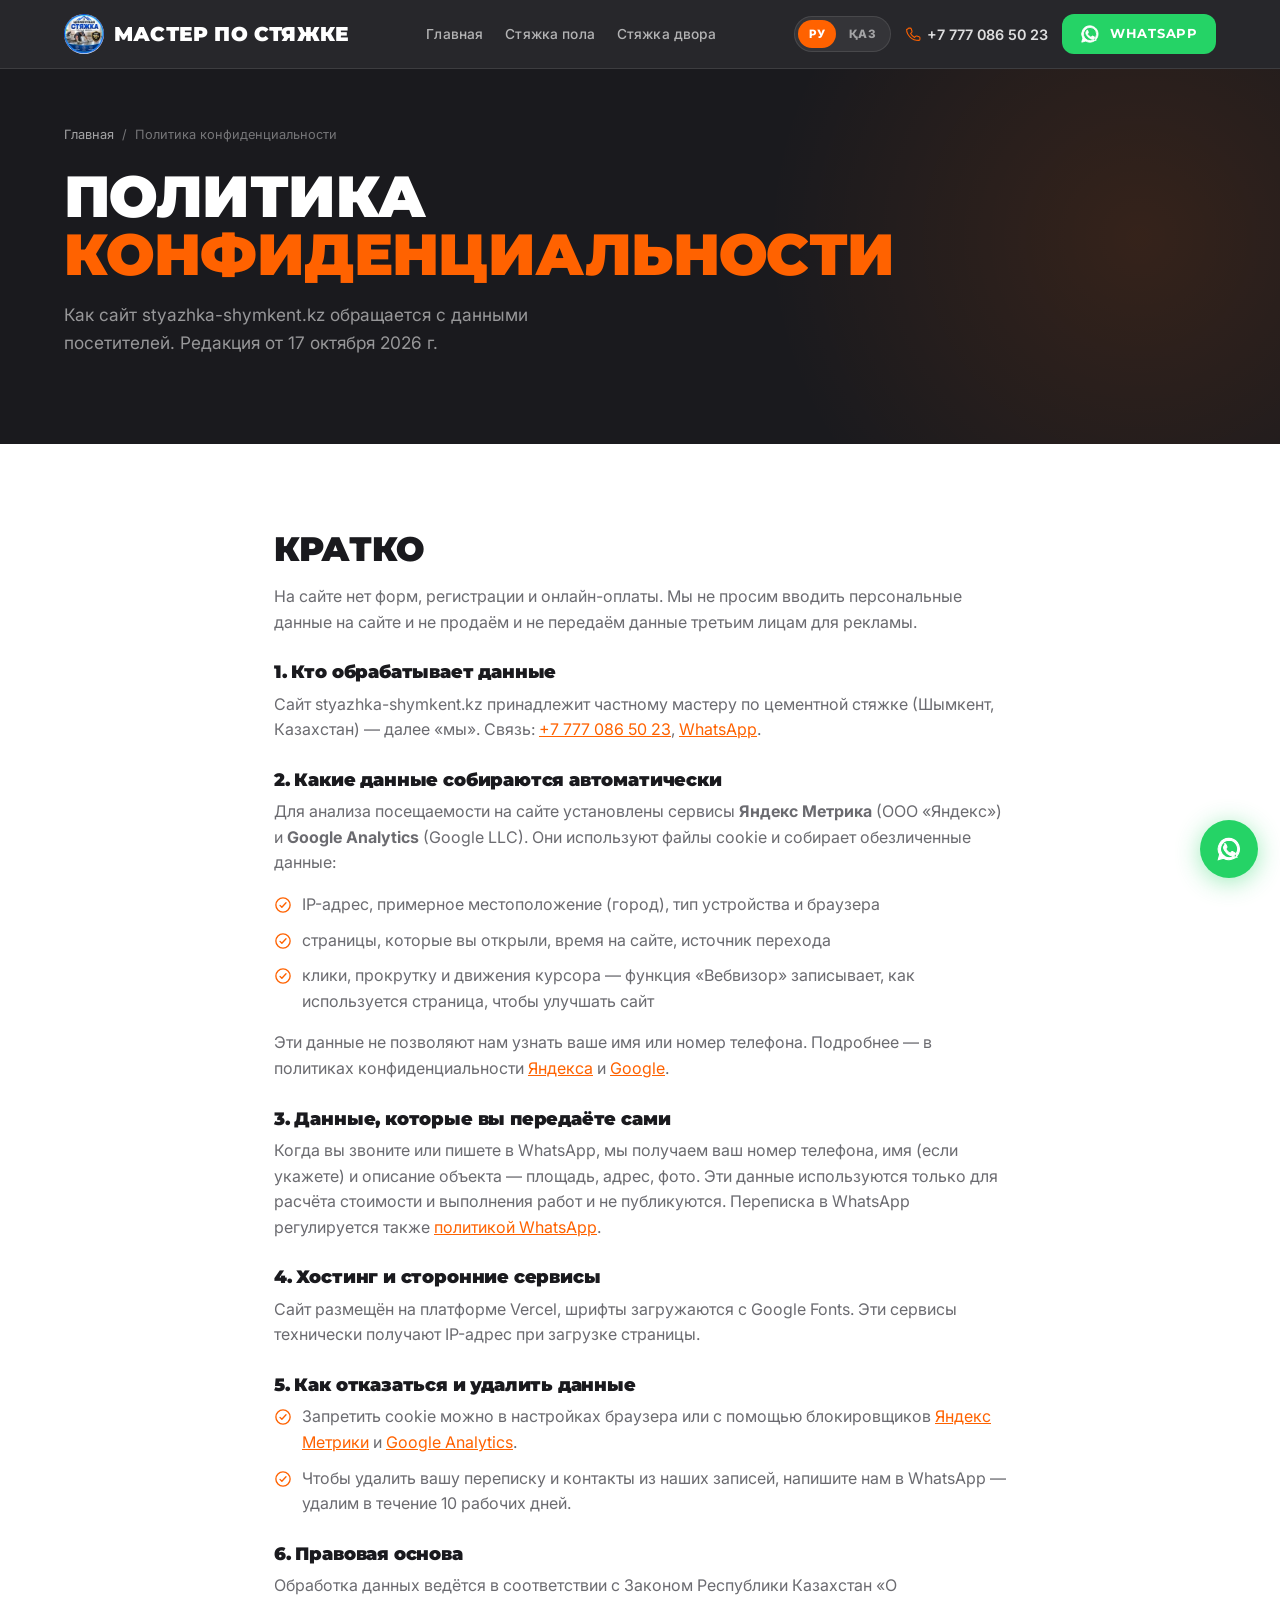
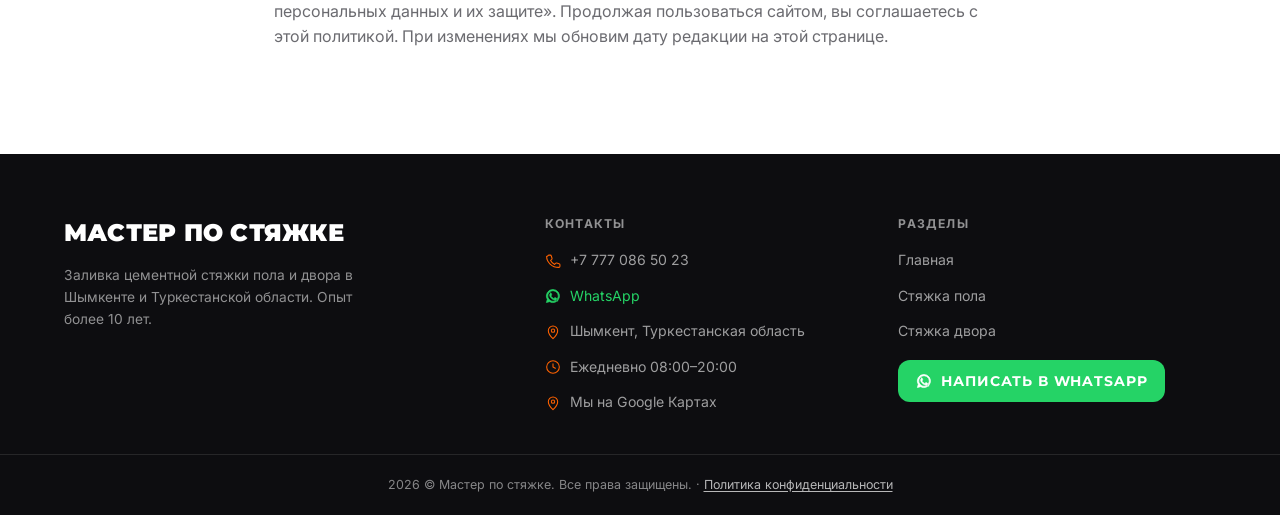
<file: privacy/index.html>
<!DOCTYPE html>
<html lang="ru">
<head>
<meta charset="UTF-8">
<meta name="viewport" content="width=device-width, initial-scale=1.0">
<title>Политика конфиденциальности | Мастер по стяжке</title>
<meta name="description" content="Какие данные собирает сайт styazhka-shymkent.kz, зачем и как их удалить.">
<meta name="robots" content="noindex, follow">
<link rel="canonical" href="https://styazhka-shymkent.kz/privacy/">

<link rel="icon" href="/favicon.ico" sizes="any">
<link rel="icon" type="image/png" sizes="48x48" href="/favicon-48.png">
<link rel="icon" type="image/png" sizes="96x96" href="/favicon-96.png">
<link rel="icon" type="image/png" sizes="120x120" href="/favicon-120.png">
<link rel="icon" type="image/png" sizes="192x192" href="/favicon-192.png">
<link rel="apple-touch-icon" href="/apple-touch-icon.png">

<link rel="preconnect" href="https://fonts.googleapis.com">
<link rel="preconnect" href="https://fonts.gstatic.com" crossorigin>
<link rel="preload" as="style" href="https://fonts.googleapis.com/css2?family=Montserrat:wght@600;700;800;900&family=Inter:wght@400;500;600;700&display=swap">
<link href="https://fonts.googleapis.com/css2?family=Montserrat:wght@600;700;800;900&family=Inter:wght@400;500;600;700&display=swap" rel="stylesheet" media="print" onload="this.media='all'">
<noscript><link href="https://fonts.googleapis.com/css2?family=Montserrat:wght@600;700;800;900&family=Inter:wght@400;500;600;700&display=swap" rel="stylesheet"></noscript>

<link rel="stylesheet" href="/styles.css?v=4">

<!-- Google tag (gtag.js) -->
<script async src="https://www.googletagmanager.com/gtag/js?id=G-07XGG4WK3K"></script>
<script>
  window.dataLayer = window.dataLayer || [];
  function gtag(){dataLayer.push(arguments);}
  gtag('js', new Date());
  gtag('config', 'G-07XGG4WK3K');
</script>
<!-- Yandex.Metrika counter -->
<script type="text/javascript">
    (function(m,e,t,r,i,k,a){
        m[i]=m[i]||function(){(m[i].a=m[i].a||[]).push(arguments)};
        m[i].l=1*new Date();
        for (var j = 0; j < document.scripts.length; j++) {if (document.scripts[j].src === r) { return; }}
        k=e.createElement(t),a=e.getElementsByTagName(t)[0],k.async=1,k.src=r,a.parentNode.insertBefore(k,a)
    })(window, document,'script','https://mc.yandex.ru/metrika/tag.js?id=113211714', 'ym');

    ym(113211714, 'init', {ssr:true, webvisor:true, clickmap:true, ecommerce:"dataLayer", accurateTrackBounce:true, trackLinks:true});
</script>
<!-- /Yandex.Metrika counter -->
</head>
<body>
<noscript><div><img src="https://mc.yandex.ru/watch/113211714" style="position:absolute; left:-9999px;" alt="" /></div></noscript>

<!-- ===== ICON SPRITE ===== -->
<svg style="display:none">
  <defs>
    <symbol id="i-award" viewBox="0 0 24 24" fill="none" stroke="currentColor" stroke-width="1.6" stroke-linecap="round" stroke-linejoin="round">
      <circle cx="12" cy="8" r="6"/><path d="M8.5 13.5 7 22l5-3 5 3-1.5-8.5"/>
    </symbol>
    <symbol id="i-users" viewBox="0 0 24 24" fill="none" stroke="currentColor" stroke-width="1.6" stroke-linecap="round" stroke-linejoin="round">
      <circle cx="9" cy="8" r="3.2"/><path d="M2.5 20c0-3.5 2.9-6 6.5-6s6.5 2.5 6.5 6"/>
      <circle cx="17" cy="8.5" r="2.6"/><path d="M16 14.3c2.9.4 5 2.6 5 5.7"/>
    </symbol>
    <symbol id="i-pin" viewBox="0 0 24 24" fill="none" stroke="currentColor" stroke-width="1.6" stroke-linecap="round" stroke-linejoin="round">
      <path d="M12 22s7-6.6 7-12a7 7 0 1 0-14 0c0 5.4 7 12 7 12Z"/><circle cx="12" cy="10" r="2.5"/>
    </symbol>
    <symbol id="i-calc" viewBox="0 0 24 24" fill="none" stroke="currentColor" stroke-width="1.6" stroke-linecap="round" stroke-linejoin="round">
      <rect x="4" y="2" width="16" height="20" rx="2"/><path d="M8 7h8M8 12h.01M12 12h.01M16 12h.01M8 16h.01M12 16h.01M16 16h.01"/>
    </symbol>
    <symbol id="i-phone" viewBox="0 0 24 24" fill="none" stroke="currentColor" stroke-width="1.6" stroke-linecap="round" stroke-linejoin="round">
      <path d="M4 5c0-1 .8-1.8 1.8-1.8h2c.8 0 1.5.5 1.7 1.3l1 3.4c.2.7 0 1.5-.6 2l-1.5 1.3a14 14 0 0 0 6 6l1.3-1.5c.5-.6 1.3-.8 2-.6l3.4 1c.8.2 1.3.9 1.3 1.7v2c0 1-.8 1.8-1.8 1.8C10.3 21.6 2.4 13.7 2.4 5"/>
    </symbol>
    <symbol id="i-whatsapp" viewBox="0 0 24 24" fill="currentColor">
      <path d="M12 2.2A9.8 9.8 0 0 0 3.4 17l-1.3 4.8L7 20.5A9.8 9.8 0 1 0 12 2.2Zm0 1.8a8 8 0 0 1 6.7 12.3l-.2.4.8 3-3.1-.8-.4.2A8 8 0 1 1 12 4Zm-3.4 4c-.2 0-.5 0-.7.4-.2.4-.9 1-.9 2.3 0 1.3 1 2.6 1.1 2.8.1.2 2 3.1 4.8 4.2 2.4 1 2.4.6 2.8.6.5 0 1.6-.6 1.8-1.3.2-.6.2-1.1.2-1.2-.1-.1-.3-.2-.6-.4l-2-1c-.3-.1-.5-.1-.6.1l-.9 1.1c-.2.2-.3.2-.6.1-.3-.1-1.2-.5-2.3-1.5-.9-.8-1.4-1.7-1.6-2-.2-.3 0-.5.1-.6l.5-.6c.2-.2.2-.4.3-.6.1-.2 0-.4 0-.6l-.9-2.1c-.2-.5-.4-.5-.6-.5h-.5Z"/>
    </symbol>
    <symbol id="i-check" viewBox="0 0 24 24" fill="none" stroke="currentColor" stroke-width="1.8" stroke-linecap="round" stroke-linejoin="round">
      <circle cx="12" cy="12" r="9.5"/><path d="m8 12.5 2.5 2.5 5.5-6"/>
    </symbol>
    <symbol id="i-star" viewBox="0 0 24 24" fill="currentColor">
      <path d="M12 2.5l2.9 6.1 6.6.8-4.9 4.5 1.3 6.6L12 17.4l-5.9 3.1 1.3-6.6-4.9-4.5 6.6-.8Z"/>
    </symbol>
    <symbol id="i-home" viewBox="0 0 24 24" fill="none" stroke="currentColor" stroke-width="1.6" stroke-linecap="round" stroke-linejoin="round">
      <path d="M3.5 11 12 3.5 20.5 11"/><path d="M6 9.5V20a1 1 0 0 0 1 1h4v-6h2v6h4a1 1 0 0 0 1-1V9.5"/>
    </symbol>
    <symbol id="i-building" viewBox="0 0 24 24" fill="none" stroke="currentColor" stroke-width="1.6" stroke-linecap="round" stroke-linejoin="round">
      <rect x="5" y="3" width="14" height="18" rx="1"/><path d="M9 7h1M14 7h1M9 11h1M14 11h1M9 15h1M14 15h1M10 21v-4h4v4"/>
    </symbol>
    <symbol id="i-layers" viewBox="0 0 24 24" fill="none" stroke="currentColor" stroke-width="1.6" stroke-linecap="round" stroke-linejoin="round">
      <path d="m12 3 9 5-9 5-9-5 9-5Z"/><path d="m3 13 9 5 9-5"/>
    </symbol>
    <symbol id="i-grid" viewBox="0 0 24 24" fill="none" stroke="currentColor" stroke-width="1.6" stroke-linecap="round" stroke-linejoin="round">
      <rect x="3.5" y="3.5" width="7.5" height="7.5" rx="1"/><rect x="13" y="3.5" width="7.5" height="7.5" rx="1"/>
      <rect x="3.5" y="13" width="7.5" height="7.5" rx="1"/><rect x="13" y="13" width="7.5" height="7.5" rx="1"/>
    </symbol>
    <symbol id="i-tree" viewBox="0 0 24 24" fill="none" stroke="currentColor" stroke-width="1.6" stroke-linecap="round" stroke-linejoin="round">
      <path d="M12 2 7 10h3l-4 6h4v6h4v-6h4l-4-6h3L12 2Z"/>
    </symbol>
    <symbol id="i-garage" viewBox="0 0 24 24" fill="none" stroke="currentColor" stroke-width="1.6" stroke-linecap="round" stroke-linejoin="round">
      <path d="M3 21V9l9-6 9 6v12"/><path d="M5 21v-9h14v9"/><path d="M5 12h14"/>
    </symbol>
    <symbol id="i-briefcase" viewBox="0 0 24 24" fill="none" stroke="currentColor" stroke-width="1.6" stroke-linecap="round" stroke-linejoin="round">
      <rect x="2.5" y="7" width="19" height="13" rx="2"/><path d="M8 7V5a2 2 0 0 1 2-2h4a2 2 0 0 1 2 2v2"/><path d="M2.5 12.5h19"/>
    </symbol>
    <symbol id="i-maximize" viewBox="0 0 24 24" fill="none" stroke="currentColor" stroke-width="1.6" stroke-linecap="round" stroke-linejoin="round">
      <path d="M8 3H4a1 1 0 0 0-1 1v4M16 3h4a1 1 0 0 1 1 1v4M21 16v4a1 1 0 0 1-1 1h-4M3 16v4a1 1 0 0 0 1 1h4"/>
    </symbol>
    <symbol id="i-camera" viewBox="0 0 24 24" fill="none" stroke="currentColor" stroke-width="1.6" stroke-linecap="round" stroke-linejoin="round">
      <path d="M4 8h3l1.5-2h7L17 8h3a1 1 0 0 1 1 1v9a1 1 0 0 1-1 1H4a1 1 0 0 1-1-1V9a1 1 0 0 1 1-1Z"/><circle cx="12" cy="13.5" r="3.4"/>
    </symbol>
    <symbol id="i-clock" viewBox="0 0 24 24" fill="none" stroke="currentColor" stroke-width="1.6" stroke-linecap="round" stroke-linejoin="round">
      <circle cx="12" cy="12" r="9.5"/><path d="M12 7v5l3.5 2"/>
    </symbol>
    <symbol id="i-arrow" viewBox="0 0 24 24" fill="none" stroke="currentColor" stroke-width="1.8" stroke-linecap="round" stroke-linejoin="round">
      <path d="M5 12h14M13 6l6 6-6 6"/>
    </symbol>
    <symbol id="i-chevron" viewBox="0 0 24 24" fill="none" stroke="currentColor" stroke-width="1.8" stroke-linecap="round" stroke-linejoin="round">
      <path d="m6 9 6 6 6-6"/>
    </symbol>
    <symbol id="i-close" viewBox="0 0 24 24" fill="none" stroke="currentColor" stroke-width="1.8" stroke-linecap="round" stroke-linejoin="round">
      <path d="m6 6 12 12M18 6 6 18"/>
    </symbol>
    <symbol id="i-zoom" viewBox="0 0 24 24" fill="none" stroke="currentColor" stroke-width="1.6" stroke-linecap="round" stroke-linejoin="round">
      <circle cx="11" cy="11" r="7"/><path d="m21 21-4.3-4.3M11 8v6M8 11h6"/>
    </symbol>
    <symbol id="i-shield" viewBox="0 0 24 24" fill="none" stroke="currentColor" stroke-width="1.6" stroke-linecap="round" stroke-linejoin="round">
      <path d="M12 2.5 20 6v6c0 5-3.4 8.4-8 9.5C7.4 20.4 4 17 4 12V6l8-3.5Z"/><path d="m8.5 12 2.5 2.5 4.5-5"/>
    </symbol>
  </defs>
</svg>

<!-- ===== HEADER ===== -->
<header class="site-header" id="siteHeader">
  <div class="container header-inner">
    <a href="/" class="logo">
      <img class="logo-mark" src="/images/logo.webp" width="40" height="40" alt="Логотип — Мастер по стяжке">
      <span class="logo-stack">
        <span class="logo-text">Мастер по стяжке</span>
      </span>
    </a>

    <nav class="main-nav" id="mainNav">
      <a href="/">Главная</a>
      <a href="/styazhka-pola/">Стяжка пола</a>
      <a href="/styazhka-dvora/">Стяжка двора</a>
    </nav>

    <div class="header-actions">
      <div class="lang-switch" role="group" aria-label="Тіл / Язык">
        <a href="/privacy/" class="lang-btn active">РУ</a>
        <a href="/kk/privacy/" class="lang-btn">ҚАЗ</a>
      </div>
      <a href="tel:+77770865023" class="phone-link">
        <svg class="ic"><use href="#i-phone"/></svg> +7 777 086 50 23
      </a>
      <a href="https://wa.me/77770865023?text=Здравствуйте! Хочу узнать стоимость стяжки пола." class="btn btn-accent btn-sm">
        <svg class="ic"><use href="#i-whatsapp"/></svg> WhatsApp
      </a>
      <button class="burger" id="burger" aria-label="Меню">
        <span></span><span></span><span></span>
      </button>
    </div>
  </div>
</header>

<!-- ===== PAGE HERO ===== -->
<section class="page-hero" id="top">
  <div class="container">
    <div class="reveal">
      <nav class="breadcrumbs" aria-label="breadcrumb"><a href="/">Главная</a> <span>/</span> <span>Политика конфиденциальности</span></nav>
      <h1>Политика<br><span class="accent">конфиден&shy;циальности</span></h1>
      <p class="hero-sub">Как сайт styazhka-shymkent.kz обращается с данными посетителей. Редакция от 17 октября 2026 г.</p>
    </div>
  </div>
</section>

<!-- ===== POLICY ===== -->
<section class="section">
  <div class="container prose reveal">
    <h2>Кратко</h2>
    <p>На сайте нет форм, регистрации и онлайн-оплаты. Мы не просим вводить персональные данные на сайте и не продаём и не передаём данные третьим лицам для рекламы.</p>

    <h3>1. Кто обрабатывает данные</h3>
    <p>Сайт styazhka-shymkent.kz принадлежит частному мастеру по цементной стяжке (Шымкент, Казахстан) — далее «мы». Связь: <a href="tel:+77770865023">+7 777 086 50 23</a>, <a href="https://wa.me/77770865023">WhatsApp</a>.</p>

    <h3>2. Какие данные собираются автоматически</h3>
    <p>Для анализа посещаемости на сайте установлены сервисы <strong>Яндекс Метрика</strong> (ООО «Яндекс») и <strong>Google Analytics</strong> (Google LLC). Они используют файлы cookie и собирает обезличенные данные:</p>
    <ul>
      <li><svg class="ic"><use href="#i-check"/></svg> <span>IP-адрес, примерное местоположение (город), тип устройства и браузера</span></li>
      <li><svg class="ic"><use href="#i-check"/></svg> <span>страницы, которые вы открыли, время на сайте, источник перехода</span></li>
      <li><svg class="ic"><use href="#i-check"/></svg> <span>клики, прокрутку и движения курсора — функция «Вебвизор» записывает, как используется страница, чтобы улучшать сайт</span></li>
    </ul>
    <p>Эти данные не позволяют нам узнать ваше имя или номер телефона. Подробнее — в политиках конфиденциальности <a href="https://yandex.ru/legal/confidential/" target="_blank" rel="noopener">Яндекса</a> и <a href="https://policies.google.com/privacy" target="_blank" rel="noopener">Google</a>.</p>

    <h3>3. Данные, которые вы передаёте сами</h3>
    <p>Когда вы звоните или пишете в WhatsApp, мы получаем ваш номер телефона, имя (если укажете) и описание объекта — площадь, адрес, фото. Эти данные используются только для расчёта стоимости и выполнения работ и не публикуются. Переписка в WhatsApp регулируется также <a href="https://www.whatsapp.com/legal/privacy-policy" target="_blank" rel="noopener">политикой WhatsApp</a>.</p>

    <h3>4. Хостинг и сторонние сервисы</h3>
    <p>Сайт размещён на платформе Vercel, шрифты загружаются с Google Fonts. Эти сервисы технически получают IP-адрес при загрузке страницы.</p>

    <h3>5. Как отказаться и удалить данные</h3>
    <ul>
      <li><svg class="ic"><use href="#i-check"/></svg> <span>Запретить cookie можно в настройках браузера или с помощью блокировщиков <a href="https://yandex.ru/support/metrica/general/opt-out.html" target="_blank" rel="noopener">Яндекс Метрики</a> и <a href="https://tools.google.com/dlpage/gaoptout" target="_blank" rel="noopener">Google Analytics</a>.</span></li>
      <li><svg class="ic"><use href="#i-check"/></svg> <span>Чтобы удалить вашу переписку и контакты из наших записей, напишите нам в WhatsApp — удалим в течение 10 рабочих дней.</span></li>
    </ul>

    <h3>6. Правовая основа</h3>
    <p>Обработка данных ведётся в соответствии с Законом Республики Казахстан «О персональных данных и их защите». Продолжая пользоваться сайтом, вы соглашаетесь с этой политикой. При изменениях мы обновим дату редакции на этой странице.</p>
  </div>
</section>

<!-- ===== FOOTER ===== -->
<footer class="site-footer">
  <div class="container footer-inner">
    <div class="footer-brand">
      <span class="logo-text">Мастер по стяжке</span>
      <p>Заливка цементной стяжки пола и двора в Шымкенте и Туркестанской области. Опыт более 10 лет.</p>
    </div>
    <div class="footer-col">
      <h3>Контакты</h3>
      <a href="tel:+77770865023"><svg class="ic"><use href="#i-phone"/></svg> +7 777 086 50 23</a>
      <a href="https://wa.me/77770865023" class="whatsapp-link"><svg class="ic"><use href="#i-whatsapp"/></svg> WhatsApp</a>
      <span><svg class="ic"><use href="#i-pin"/></svg> <span>Шымкент, Туркестанская область</span></span>
      <span><svg class="ic"><use href="#i-clock"/></svg> <span>Ежедневно 08:00–20:00</span></span>
      <a href="https://maps.app.goo.gl/fH9EG4186t8MwVMS7" target="_blank" rel="noopener"><svg class="ic"><use href="#i-pin"/></svg> Мы на Google Картах</a>
    </div>
    <div class="footer-col">
      <h3>Разделы</h3>
      <a href="/">Главная</a>
      <a href="/styazhka-pola/">Стяжка пола</a>
      <a href="/styazhka-dvora/">Стяжка двора</a>
      <a href="https://wa.me/77770865023?text=Здравствуйте! Хочу узнать стоимость стяжки пола." class="btn btn-accent btn-sm footer-cta"><svg class="ic"><use href="#i-whatsapp"/></svg> <span>Написать в WhatsApp</span></a>
    </div>
  </div>
  <div class="footer-bottom">
    <div class="container"><span id="year"></span> <span>© Мастер по стяжке. Все права защищены.</span> · <a href="/privacy/">Политика конфиденциальности</a></div>
  </div>
</footer>

<!-- ===== FLOATING / MOBILE BAR ===== -->
<a href="https://wa.me/77770865023?text=Здравствуйте! Хочу узнать стоимость стяжки пола." class="float-btn" aria-label="Написать в WhatsApp">
  <svg class="ic"><use href="#i-whatsapp"/></svg>
</a>

<div class="mobile-bar">
  <a href="tel:+77770865023"><svg class="ic"><use href="#i-phone"/></svg> <span data-i18n="mobile.call">Позвонить</span></a>
  <a href="https://wa.me/77770865023?text=Здравствуйте! Хочу узнать стоимость стяжки пола."><svg class="ic"><use href="#i-whatsapp"/></svg> WhatsApp</a>
</div>

<script src="/script.js?v=5"></script>
</body>
</html>
</file>
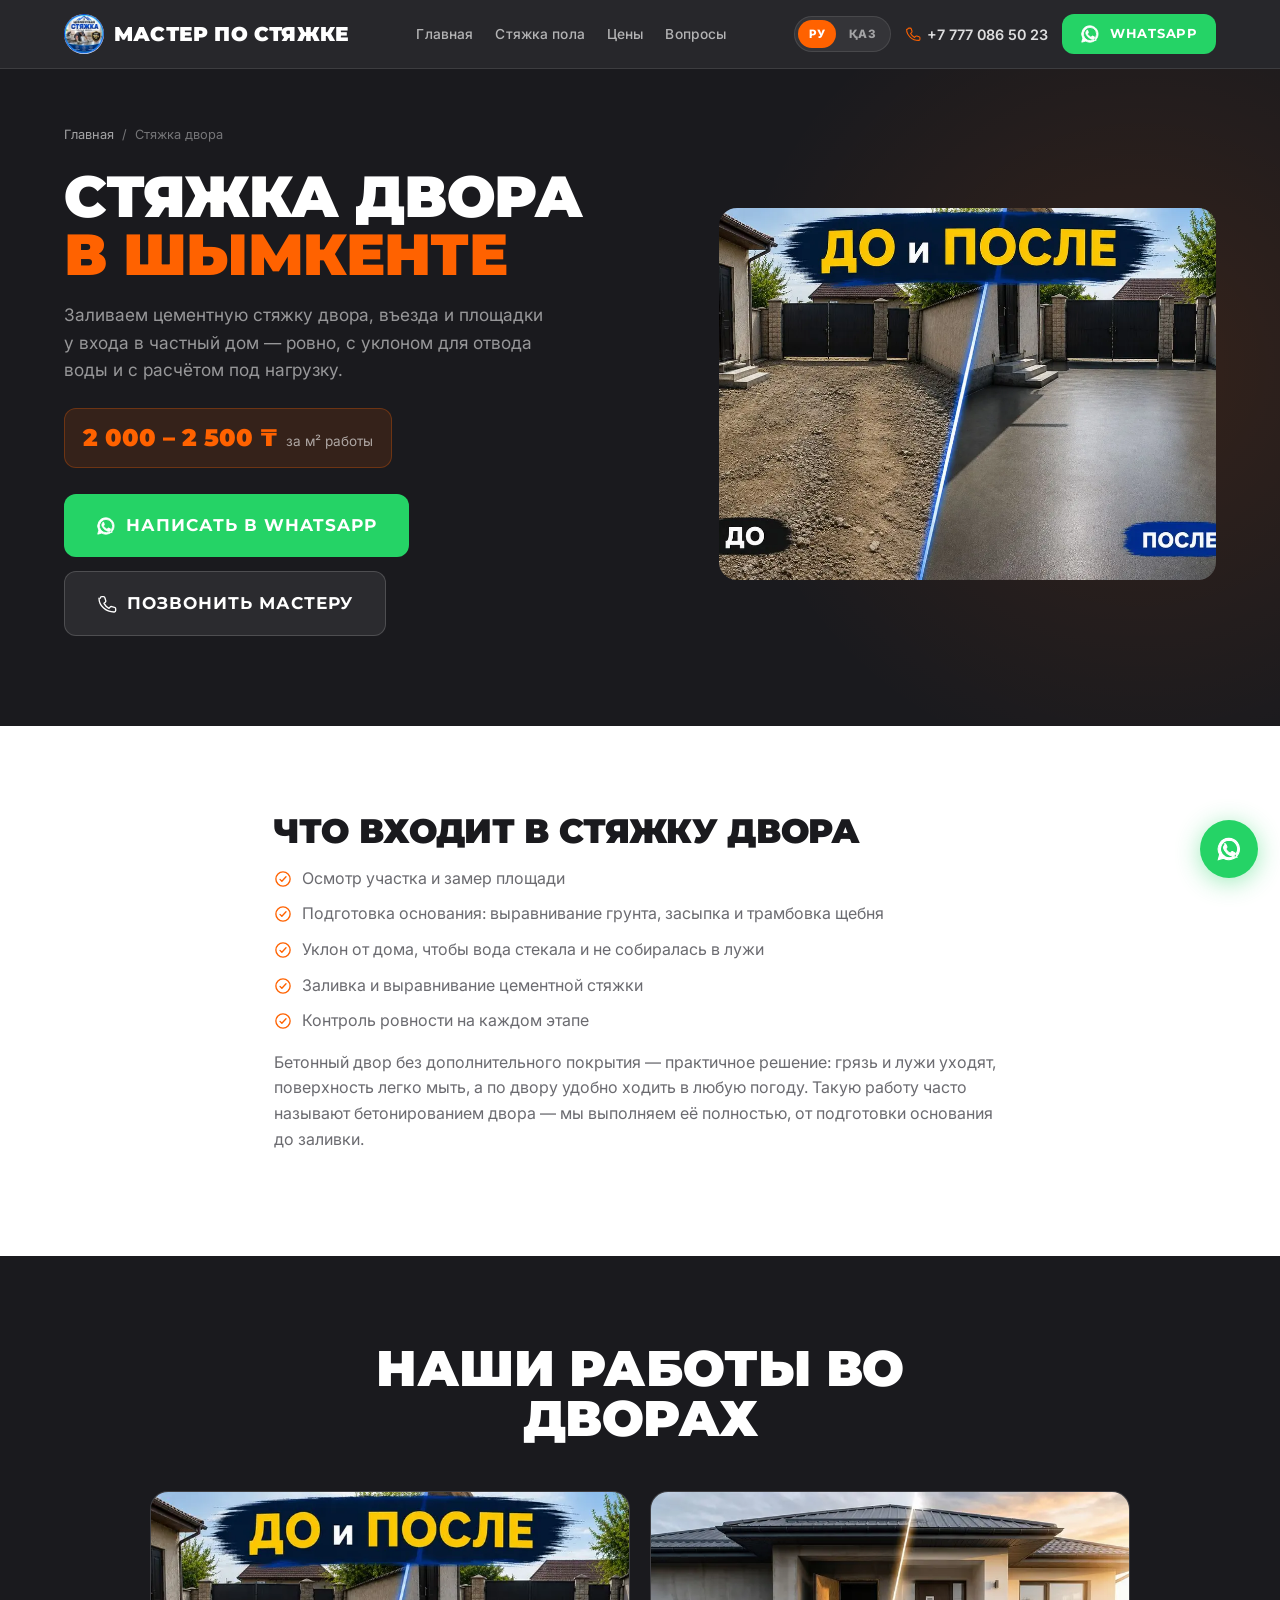
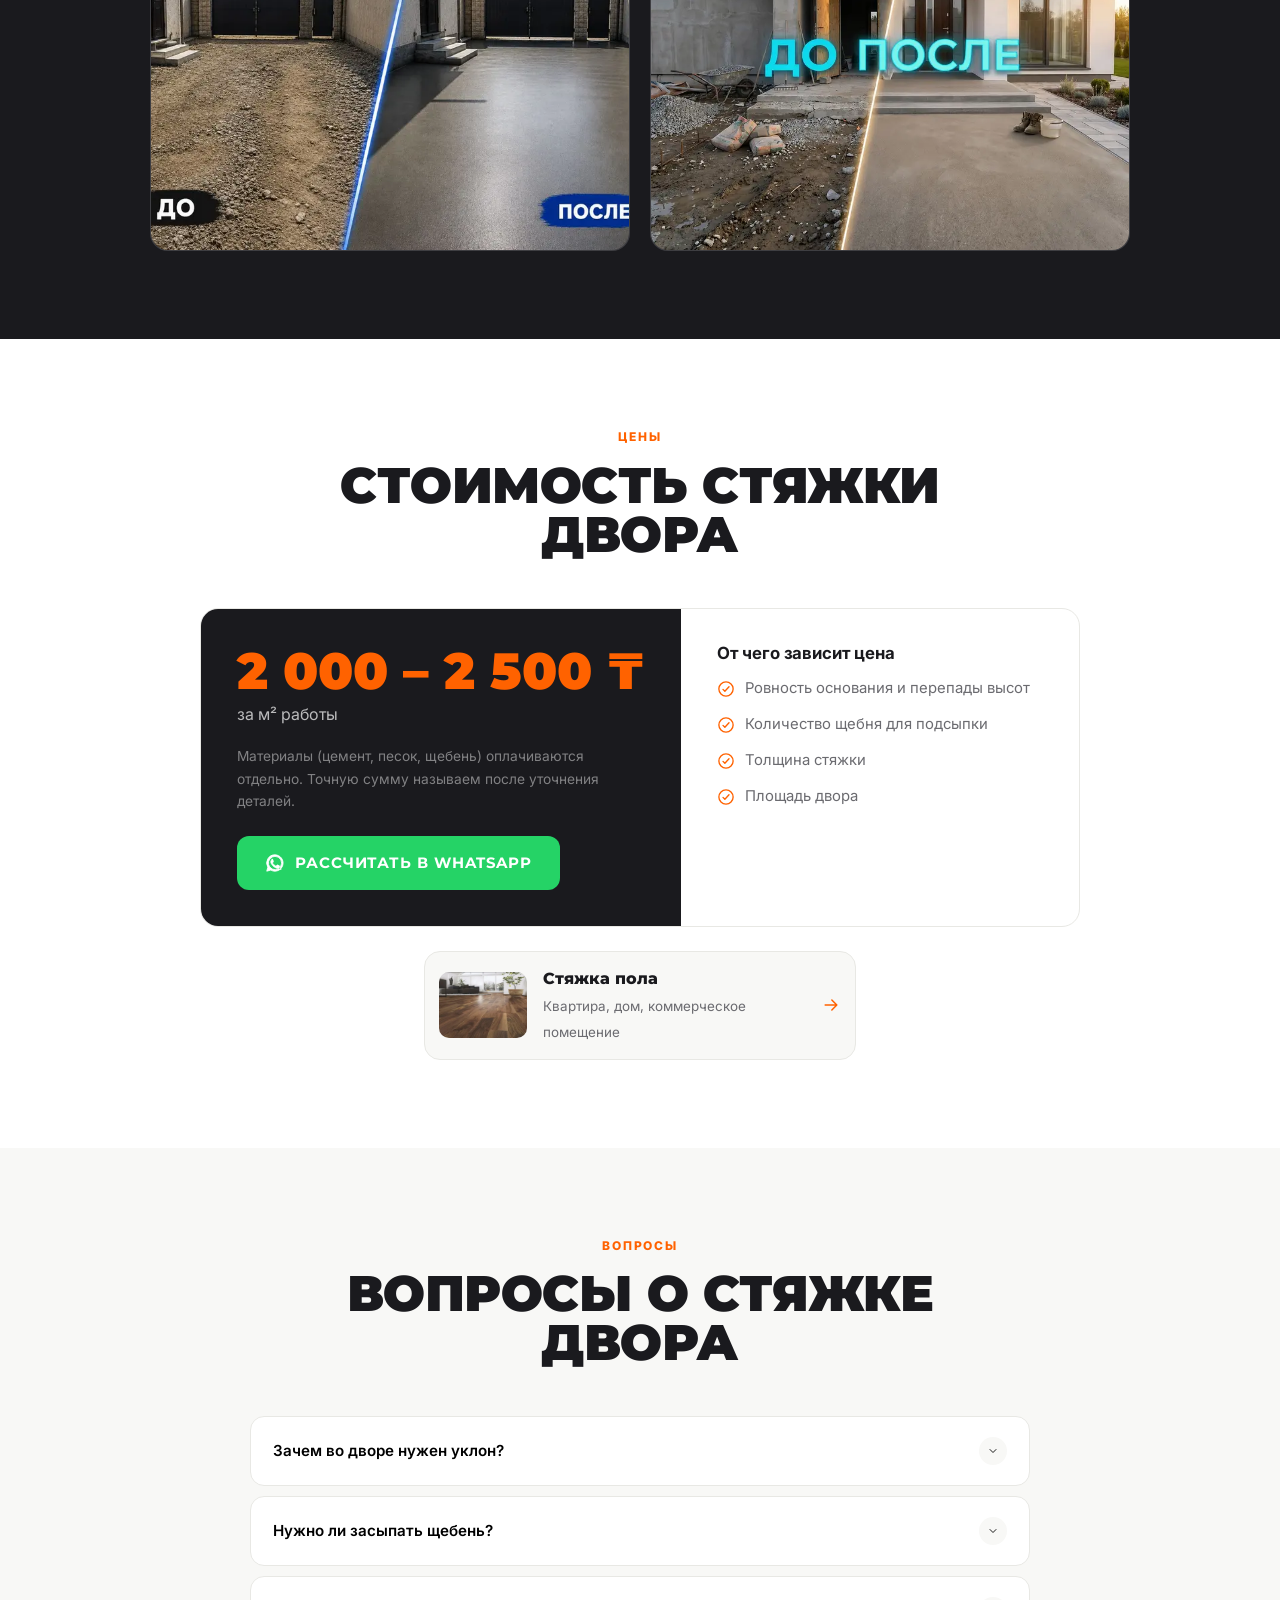
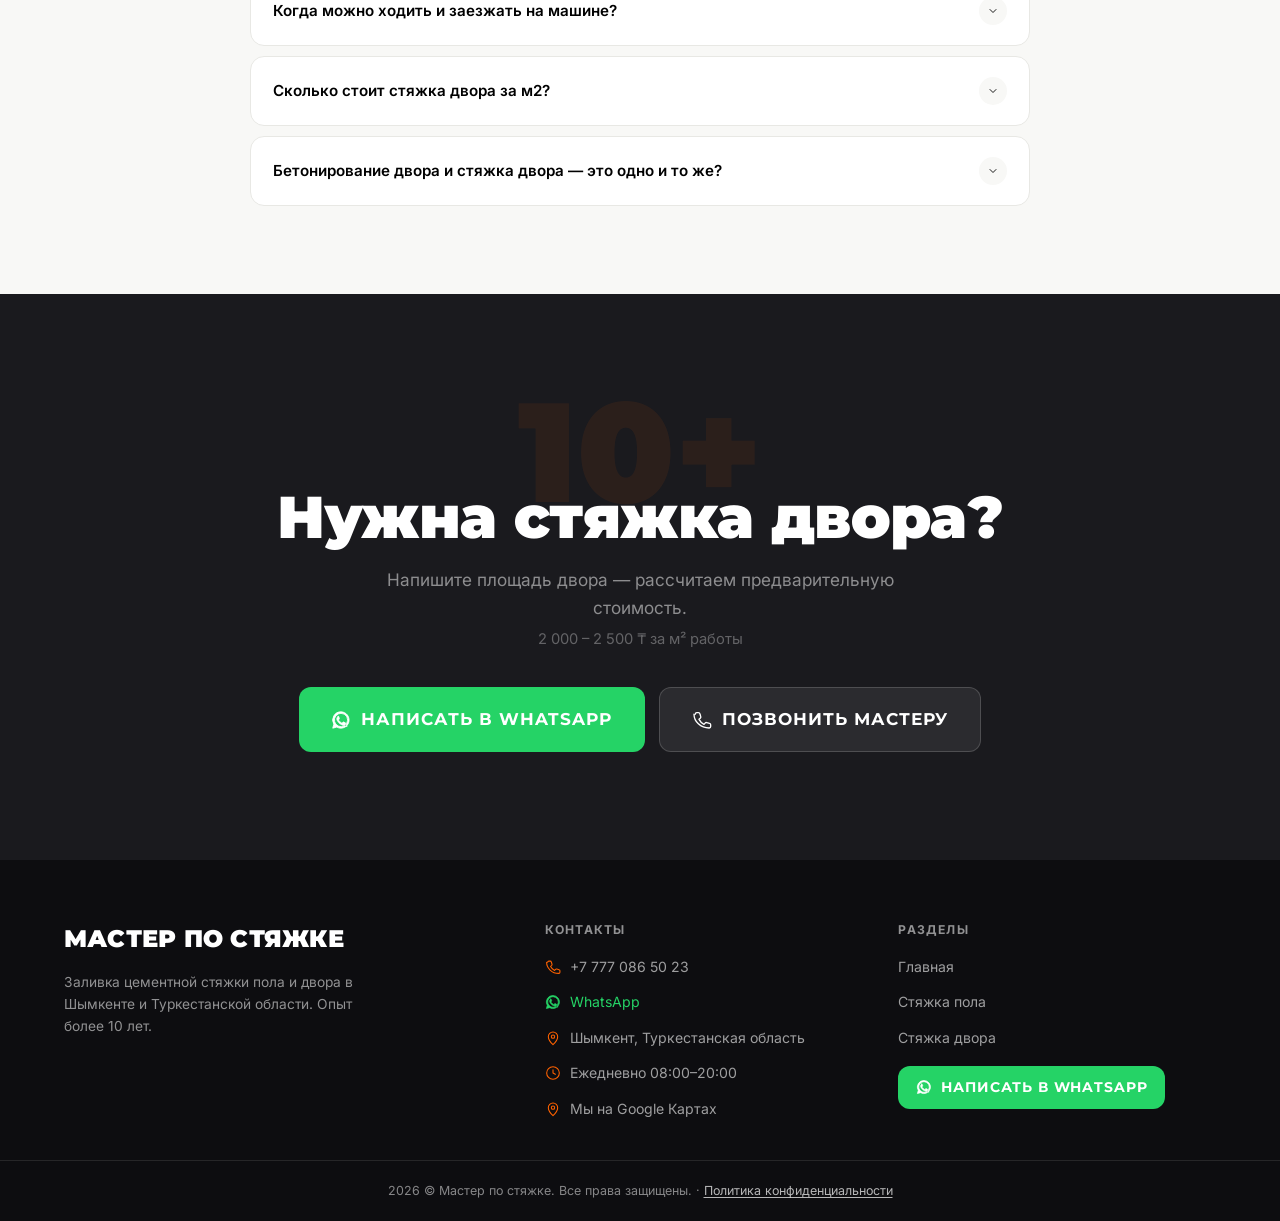
<file: styazhka-dvora/index.html>
<!DOCTYPE html>
<html lang="ru">
<head>
<meta charset="UTF-8">
<meta name="viewport" content="width=device-width, initial-scale=1.0">
<title>Стяжка двора в Шымкенте — цена от 2000 ₸/м² | Мастер по стяжке</title>
<meta name="description" content="Цементная стяжка двора частного дома в Шымкенте: подготовка основания, щебень, уклон для отвода воды. Работа от 2000 до 2500 ₸ за м². Расчёт по WhatsApp.">
<meta name="robots" content="index, follow">
<link rel="canonical" href="https://styazhka-shymkent.kz/styazhka-dvora/">
<link rel="alternate" hreflang="ru" href="https://styazhka-shymkent.kz/styazhka-dvora/">
<link rel="alternate" hreflang="kk" href="https://styazhka-shymkent.kz/kk/styazhka-dvora/">
<link rel="alternate" hreflang="x-default" href="https://styazhka-shymkent.kz/styazhka-dvora/">

<meta property="og:type" content="website">
<meta property="og:title" content="Стяжка двора в Шымкенте — цена от 2000 ₸/м² | Мастер по стяжке">
<meta property="og:description" content="Ровная стяжка двора, въезда и площадки у дома с уклоном для отвода воды. Работа от 2000 ₸ за м².">
<meta property="og:image" content="https://styazhka-shymkent.kz/images/hero-driveway.jpg">
<meta property="og:url" content="https://styazhka-shymkent.kz/styazhka-dvora/">
<meta property="og:locale" content="ru_RU">

<link rel="icon" href="/favicon.ico" sizes="any">
<link rel="icon" type="image/png" sizes="48x48" href="/favicon-48.png">
<link rel="icon" type="image/png" sizes="96x96" href="/favicon-96.png">
<link rel="icon" type="image/png" sizes="120x120" href="/favicon-120.png">
<link rel="icon" type="image/png" sizes="192x192" href="/favicon-192.png">
<link rel="apple-touch-icon" href="/apple-touch-icon.png">

<link rel="preconnect" href="https://fonts.googleapis.com">
<link rel="preconnect" href="https://fonts.gstatic.com" crossorigin>
<link rel="preload" as="style" href="https://fonts.googleapis.com/css2?family=Montserrat:wght@600;700;800;900&family=Inter:wght@400;500;600;700&display=swap">
<link href="https://fonts.googleapis.com/css2?family=Montserrat:wght@600;700;800;900&family=Inter:wght@400;500;600;700&display=swap" rel="stylesheet" media="print" onload="this.media='all'">
<noscript><link href="https://fonts.googleapis.com/css2?family=Montserrat:wght@600;700;800;900&family=Inter:wght@400;500;600;700&display=swap" rel="stylesheet"></noscript>

<link rel="stylesheet" href="/styles.css?v=4">

<script type="application/ld+json">
{
  "@context": "https://schema.org",
  "@type": "Service",
  "name": "Стяжка двора в Шымкенте",
  "serviceType": "Цементная стяжка двора",
  "url": "https://styazhka-shymkent.kz/styazhka-dvora/",
  "description": "Цементная стяжка двора частного дома в Шымкенте: подготовка основания, щебень, уклон для отвода воды. Работа от 2000 до 2500 ₸ за м². Расчёт по WhatsApp.",
  "image": "https://styazhka-shymkent.kz/images/hero-driveway.jpg",
  "areaServed": [
    {
      "@type": "City",
      "name": "Шымкент"
    },
    {
      "@type": "AdministrativeArea",
      "name": "Туркестанская область"
    }
  ],
  "provider": {
    "@type": "HomeAndConstructionBusiness",
    "name": "Мастер по стяжке",
    "telephone": "+77770865023",
    "url": "https://styazhka-shymkent.kz/"
  },
  "offers": {
    "@type": "Offer",
    "priceCurrency": "KZT",
    "priceSpecification": {
      "@type": "UnitPriceSpecification",
      "priceCurrency": "KZT",
      "minPrice": 2000,
      "maxPrice": 2500,
      "unitText": "м²"
    }
  }
}
</script>
<script type="application/ld+json">
{
  "@context": "https://schema.org",
  "@type": "BreadcrumbList",
  "itemListElement": [
    {
      "@type": "ListItem",
      "position": 1,
      "name": "Главная",
      "item": "https://styazhka-shymkent.kz/"
    },
    {
      "@type": "ListItem",
      "position": 2,
      "name": "Стяжка двора",
      "item": "https://styazhka-shymkent.kz/styazhka-dvora/"
    }
  ]
}
</script>
<!-- Google tag (gtag.js) -->
<script async src="https://www.googletagmanager.com/gtag/js?id=G-07XGG4WK3K"></script>
<script>
  window.dataLayer = window.dataLayer || [];
  function gtag(){dataLayer.push(arguments);}
  gtag('js', new Date());
  gtag('config', 'G-07XGG4WK3K');
</script>
<!-- Yandex.Metrika counter -->
<script type="text/javascript">
    (function(m,e,t,r,i,k,a){
        m[i]=m[i]||function(){(m[i].a=m[i].a||[]).push(arguments)};
        m[i].l=1*new Date();
        for (var j = 0; j < document.scripts.length; j++) {if (document.scripts[j].src === r) { return; }}
        k=e.createElement(t),a=e.getElementsByTagName(t)[0],k.async=1,k.src=r,a.parentNode.insertBefore(k,a)
    })(window, document,'script','https://mc.yandex.ru/metrika/tag.js?id=113211714', 'ym');

    ym(113211714, 'init', {ssr:true, webvisor:true, clickmap:true, ecommerce:"dataLayer", accurateTrackBounce:true, trackLinks:true});
</script>
<!-- /Yandex.Metrika counter -->
</head>
<body>
<noscript><div><img src="https://mc.yandex.ru/watch/113211714" style="position:absolute; left:-9999px;" alt="" /></div></noscript>

<!-- ===== ICON SPRITE ===== -->
<svg style="display:none">
  <defs>
    <symbol id="i-award" viewBox="0 0 24 24" fill="none" stroke="currentColor" stroke-width="1.6" stroke-linecap="round" stroke-linejoin="round">
      <circle cx="12" cy="8" r="6"/><path d="M8.5 13.5 7 22l5-3 5 3-1.5-8.5"/>
    </symbol>
    <symbol id="i-users" viewBox="0 0 24 24" fill="none" stroke="currentColor" stroke-width="1.6" stroke-linecap="round" stroke-linejoin="round">
      <circle cx="9" cy="8" r="3.2"/><path d="M2.5 20c0-3.5 2.9-6 6.5-6s6.5 2.5 6.5 6"/>
      <circle cx="17" cy="8.5" r="2.6"/><path d="M16 14.3c2.9.4 5 2.6 5 5.7"/>
    </symbol>
    <symbol id="i-pin" viewBox="0 0 24 24" fill="none" stroke="currentColor" stroke-width="1.6" stroke-linecap="round" stroke-linejoin="round">
      <path d="M12 22s7-6.6 7-12a7 7 0 1 0-14 0c0 5.4 7 12 7 12Z"/><circle cx="12" cy="10" r="2.5"/>
    </symbol>
    <symbol id="i-calc" viewBox="0 0 24 24" fill="none" stroke="currentColor" stroke-width="1.6" stroke-linecap="round" stroke-linejoin="round">
      <rect x="4" y="2" width="16" height="20" rx="2"/><path d="M8 7h8M8 12h.01M12 12h.01M16 12h.01M8 16h.01M12 16h.01M16 16h.01"/>
    </symbol>
    <symbol id="i-phone" viewBox="0 0 24 24" fill="none" stroke="currentColor" stroke-width="1.6" stroke-linecap="round" stroke-linejoin="round">
      <path d="M4 5c0-1 .8-1.8 1.8-1.8h2c.8 0 1.5.5 1.7 1.3l1 3.4c.2.7 0 1.5-.6 2l-1.5 1.3a14 14 0 0 0 6 6l1.3-1.5c.5-.6 1.3-.8 2-.6l3.4 1c.8.2 1.3.9 1.3 1.7v2c0 1-.8 1.8-1.8 1.8C10.3 21.6 2.4 13.7 2.4 5"/>
    </symbol>
    <symbol id="i-whatsapp" viewBox="0 0 24 24" fill="currentColor">
      <path d="M12 2.2A9.8 9.8 0 0 0 3.4 17l-1.3 4.8L7 20.5A9.8 9.8 0 1 0 12 2.2Zm0 1.8a8 8 0 0 1 6.7 12.3l-.2.4.8 3-3.1-.8-.4.2A8 8 0 1 1 12 4Zm-3.4 4c-.2 0-.5 0-.7.4-.2.4-.9 1-.9 2.3 0 1.3 1 2.6 1.1 2.8.1.2 2 3.1 4.8 4.2 2.4 1 2.4.6 2.8.6.5 0 1.6-.6 1.8-1.3.2-.6.2-1.1.2-1.2-.1-.1-.3-.2-.6-.4l-2-1c-.3-.1-.5-.1-.6.1l-.9 1.1c-.2.2-.3.2-.6.1-.3-.1-1.2-.5-2.3-1.5-.9-.8-1.4-1.7-1.6-2-.2-.3 0-.5.1-.6l.5-.6c.2-.2.2-.4.3-.6.1-.2 0-.4 0-.6l-.9-2.1c-.2-.5-.4-.5-.6-.5h-.5Z"/>
    </symbol>
    <symbol id="i-check" viewBox="0 0 24 24" fill="none" stroke="currentColor" stroke-width="1.8" stroke-linecap="round" stroke-linejoin="round">
      <circle cx="12" cy="12" r="9.5"/><path d="m8 12.5 2.5 2.5 5.5-6"/>
    </symbol>
    <symbol id="i-star" viewBox="0 0 24 24" fill="currentColor">
      <path d="M12 2.5l2.9 6.1 6.6.8-4.9 4.5 1.3 6.6L12 17.4l-5.9 3.1 1.3-6.6-4.9-4.5 6.6-.8Z"/>
    </symbol>
    <symbol id="i-home" viewBox="0 0 24 24" fill="none" stroke="currentColor" stroke-width="1.6" stroke-linecap="round" stroke-linejoin="round">
      <path d="M3.5 11 12 3.5 20.5 11"/><path d="M6 9.5V20a1 1 0 0 0 1 1h4v-6h2v6h4a1 1 0 0 0 1-1V9.5"/>
    </symbol>
    <symbol id="i-building" viewBox="0 0 24 24" fill="none" stroke="currentColor" stroke-width="1.6" stroke-linecap="round" stroke-linejoin="round">
      <rect x="5" y="3" width="14" height="18" rx="1"/><path d="M9 7h1M14 7h1M9 11h1M14 11h1M9 15h1M14 15h1M10 21v-4h4v4"/>
    </symbol>
    <symbol id="i-layers" viewBox="0 0 24 24" fill="none" stroke="currentColor" stroke-width="1.6" stroke-linecap="round" stroke-linejoin="round">
      <path d="m12 3 9 5-9 5-9-5 9-5Z"/><path d="m3 13 9 5 9-5"/>
    </symbol>
    <symbol id="i-grid" viewBox="0 0 24 24" fill="none" stroke="currentColor" stroke-width="1.6" stroke-linecap="round" stroke-linejoin="round">
      <rect x="3.5" y="3.5" width="7.5" height="7.5" rx="1"/><rect x="13" y="3.5" width="7.5" height="7.5" rx="1"/>
      <rect x="3.5" y="13" width="7.5" height="7.5" rx="1"/><rect x="13" y="13" width="7.5" height="7.5" rx="1"/>
    </symbol>
    <symbol id="i-tree" viewBox="0 0 24 24" fill="none" stroke="currentColor" stroke-width="1.6" stroke-linecap="round" stroke-linejoin="round">
      <path d="M12 2 7 10h3l-4 6h4v6h4v-6h4l-4-6h3L12 2Z"/>
    </symbol>
    <symbol id="i-garage" viewBox="0 0 24 24" fill="none" stroke="currentColor" stroke-width="1.6" stroke-linecap="round" stroke-linejoin="round">
      <path d="M3 21V9l9-6 9 6v12"/><path d="M5 21v-9h14v9"/><path d="M5 12h14"/>
    </symbol>
    <symbol id="i-briefcase" viewBox="0 0 24 24" fill="none" stroke="currentColor" stroke-width="1.6" stroke-linecap="round" stroke-linejoin="round">
      <rect x="2.5" y="7" width="19" height="13" rx="2"/><path d="M8 7V5a2 2 0 0 1 2-2h4a2 2 0 0 1 2 2v2"/><path d="M2.5 12.5h19"/>
    </symbol>
    <symbol id="i-maximize" viewBox="0 0 24 24" fill="none" stroke="currentColor" stroke-width="1.6" stroke-linecap="round" stroke-linejoin="round">
      <path d="M8 3H4a1 1 0 0 0-1 1v4M16 3h4a1 1 0 0 1 1 1v4M21 16v4a1 1 0 0 1-1 1h-4M3 16v4a1 1 0 0 0 1 1h4"/>
    </symbol>
    <symbol id="i-camera" viewBox="0 0 24 24" fill="none" stroke="currentColor" stroke-width="1.6" stroke-linecap="round" stroke-linejoin="round">
      <path d="M4 8h3l1.5-2h7L17 8h3a1 1 0 0 1 1 1v9a1 1 0 0 1-1 1H4a1 1 0 0 1-1-1V9a1 1 0 0 1 1-1Z"/><circle cx="12" cy="13.5" r="3.4"/>
    </symbol>
    <symbol id="i-clock" viewBox="0 0 24 24" fill="none" stroke="currentColor" stroke-width="1.6" stroke-linecap="round" stroke-linejoin="round">
      <circle cx="12" cy="12" r="9.5"/><path d="M12 7v5l3.5 2"/>
    </symbol>
    <symbol id="i-arrow" viewBox="0 0 24 24" fill="none" stroke="currentColor" stroke-width="1.8" stroke-linecap="round" stroke-linejoin="round">
      <path d="M5 12h14M13 6l6 6-6 6"/>
    </symbol>
    <symbol id="i-chevron" viewBox="0 0 24 24" fill="none" stroke="currentColor" stroke-width="1.8" stroke-linecap="round" stroke-linejoin="round">
      <path d="m6 9 6 6 6-6"/>
    </symbol>
    <symbol id="i-close" viewBox="0 0 24 24" fill="none" stroke="currentColor" stroke-width="1.8" stroke-linecap="round" stroke-linejoin="round">
      <path d="m6 6 12 12M18 6 6 18"/>
    </symbol>
    <symbol id="i-zoom" viewBox="0 0 24 24" fill="none" stroke="currentColor" stroke-width="1.6" stroke-linecap="round" stroke-linejoin="round">
      <circle cx="11" cy="11" r="7"/><path d="m21 21-4.3-4.3M11 8v6M8 11h6"/>
    </symbol>
    <symbol id="i-shield" viewBox="0 0 24 24" fill="none" stroke="currentColor" stroke-width="1.6" stroke-linecap="round" stroke-linejoin="round">
      <path d="M12 2.5 20 6v6c0 5-3.4 8.4-8 9.5C7.4 20.4 4 17 4 12V6l8-3.5Z"/><path d="m8.5 12 2.5 2.5 4.5-5"/>
    </symbol>
  </defs>
</svg>

<!-- ===== HEADER ===== -->
<header class="site-header" id="siteHeader">
  <div class="container header-inner">
    <a href="/" class="logo">
      <img class="logo-mark" src="/images/logo.webp" width="40" height="40" alt="Логотип — Мастер по стяжке">
      <span class="logo-stack">
        <span class="logo-text">Мастер по стяжке</span>
      </span>
    </a>

    <nav class="main-nav" id="mainNav">
      <a href="/">Главная</a>
      <a href="/styazhka-pola/">Стяжка пола</a>
      <a href="#price">Цены</a>
      <a href="#faq">Вопросы</a>
    </nav>

    <div class="header-actions">
      <div class="lang-switch" role="group" aria-label="Тіл / Язык">
        <a href="/styazhka-dvora/" class="lang-btn active">РУ</a>
        <a href="/kk/styazhka-dvora/" class="lang-btn">ҚАЗ</a>
      </div>
      <a href="tel:+77770865023" class="phone-link">
        <svg class="ic"><use href="#i-phone"/></svg> +7 777 086 50 23
      </a>
      <a href="https://wa.me/77770865023?text=Здравствуйте! Хочу узнать стоимость стяжки двора." class="btn btn-accent btn-sm">
        <svg class="ic"><use href="#i-whatsapp"/></svg> WhatsApp
      </a>
      <button class="burger" id="burger" aria-label="Меню">
        <span></span><span></span><span></span>
      </button>
    </div>
  </div>
</header>

<!-- ===== PAGE HERO ===== -->
<section class="page-hero" id="top">
  <div class="container page-hero-inner">
    <div class="reveal">
      <nav class="breadcrumbs" aria-label="breadcrumb"><a href="/">Главная</a> <span>/</span> <span>Стяжка двора</span></nav>
      <h1>Стяжка двора<br><span class="accent">в Шымкенте</span></h1>
      <p class="hero-sub">Заливаем цементную стяжку двора, въезда и площадки у входа в частный дом — ровно, с уклоном для отвода воды и с расчётом под нагрузку.</p>
      <div class="page-hero-price"><strong>2 000 – 2 500 ₸</strong> <span>за м² работы</span></div>
      <div class="hero-cta">
        <a href="https://wa.me/77770865023?text=Здравствуйте! Хочу узнать стоимость стяжки двора." class="btn btn-accent btn-lg"><svg class="ic"><use href="#i-whatsapp"/></svg> <span>Написать в WhatsApp</span></a>
        <a href="tel:+77770865023" class="btn btn-outline btn-lg"><svg class="ic"><use href="#i-phone"/></svg> <span>Позвонить мастеру</span></a>
      </div>
    </div>
    <div class="page-hero-photo">
      <img src="/images/hero-driveway.webp" width="1100" height="733" alt="Стяжка двора в Шымкенте — до и после" loading="lazy">
    </div>
  </div>
</section>

<!-- ===== INCLUDED ===== -->
<section class="section">
  <div class="container prose reveal">
    <h2>Что входит в стяжку двора</h2>
    <ul>
      <li><svg class="ic"><use href="#i-check"/></svg> <span>Осмотр участка и замер площади</span></li>
      <li><svg class="ic"><use href="#i-check"/></svg> <span>Подготовка основания: выравнивание грунта, засыпка и трамбовка щебня</span></li>
      <li><svg class="ic"><use href="#i-check"/></svg> <span>Уклон от дома, чтобы вода стекала и не собиралась в лужи</span></li>
      <li><svg class="ic"><use href="#i-check"/></svg> <span>Заливка и выравнивание цементной стяжки</span></li>
      <li><svg class="ic"><use href="#i-check"/></svg> <span>Контроль ровности на каждом этапе</span></li>
    </ul>
    <p>Бетонный двор без дополнительного покрытия — практичное решение: грязь и лужи уходят, поверхность легко мыть, а по двору удобно ходить в любую погоду. Такую работу часто называют бетонированием двора — мы выполняем её полностью, от подготовки основания до заливки.</p>
  </div>
</section>

<!-- ===== GALLERY ===== -->
<section class="section section-dark" id="works">
  <div class="container">
    <div class="section-head reveal">
      <h2>Наши работы во дворах</h2>
    </div>
    <div class="grid gallery-2">
      <div class="ba-item reveal" data-label="Стяжка двора частного дома" data-img="/images/before-after-yard.webp">
        <img src="/images/before-after-yard-sm.webp" width="800" height="533" alt="Стяжка двора До и После — Шымкент" loading="lazy">
        <div class="ba-overlay"><span>Стяжка двора частного дома</span></div>
        <div class="ba-zoom"><svg class="ic"><use href="#i-zoom"/></svg></div>
      </div>
      <div class="ba-item reveal" data-label="Стяжка у входа в частный дом" data-img="/images/before-after-house.webp">
        <img src="/images/before-after-house-sm.webp" width="800" height="599" alt="Стяжка перед домом До и После — Шымкент" loading="lazy">
        <div class="ba-overlay"><span>Стяжка у входа в частный дом</span></div>
        <div class="ba-zoom"><svg class="ic"><use href="#i-zoom"/></svg></div>
      </div>
    </div>
  </div>
</section>

<!-- ===== PRICE ===== -->
<section class="section" id="price">
  <div class="container">
    <div class="section-head reveal">
      <span class="eyebrow">Цены</span>
      <h2>Стоимость стяжки двора</h2>
    </div>
    <div class="price-card reveal">
      <div class="price-main">
        <div class="price-value">2 000 – 2 500 ₸</div>
        <div class="price-unit">за м² работы</div>
        <p class="price-note">Материалы (цемент, песок, щебень) оплачиваются отдельно. Точную сумму называем после уточнения деталей.</p>
        <a href="https://wa.me/77770865023?text=Здравствуйте! Хочу узнать стоимость стяжки двора." class="btn btn-accent"><svg class="ic"><use href="#i-whatsapp"/></svg> <span>Рассчитать в WhatsApp</span></a>
      </div>
      <div class="price-factors">
        <h3>От чего зависит цена</h3>
        <ul>
          <li><svg class="ic"><use href="#i-check"/></svg> <span>Ровность основания и перепады высот</span></li>
          <li><svg class="ic"><use href="#i-check"/></svg> <span>Количество щебня для подсыпки</span></li>
          <li><svg class="ic"><use href="#i-check"/></svg> <span>Толщина стяжки</span></li>
          <li><svg class="ic"><use href="#i-check"/></svg> <span>Площадь двора</span></li>
        </ul>
      </div>
    </div>
    <div class="service-links reveal">
      <a href="/styazhka-pola/" class="service-link">
        <img width="88" height="66" src="/images/floor-laminate.webp" alt="Стяжка пола" loading="lazy">
        <div><strong>Стяжка пола</strong><span>Квартира, дом, коммерческое помещение</span></div>
        <svg class="ic"><use href="#i-arrow"/></svg>
      </a>
    </div>
  </div>
</section>

<!-- ===== FAQ ===== -->
<section class="section section-surface" id="faq">
  <div class="container">
    <div class="section-head reveal">
      <span class="eyebrow">Вопросы</span>
      <h2>Вопросы о стяжке двора</h2>
    </div>
    <div class="faq-list reveal">
      <div class="faq-item">
        <button class="faq-q" aria-expanded="false"><span>Зачем во дворе нужен уклон?</span> <span class="faq-q-icon"><svg class="ic"><use href="#i-chevron"/></svg></span></button>
        <div class="faq-a"><p>Чтобы дождевая и талая вода стекала от дома, а не собиралась в лужи и не подмывала фундамент. Уклон закладываем ещё на этапе подготовки основания.</p></div>
      </div>
      <div class="faq-item">
        <button class="faq-q" aria-expanded="false"><span>Нужно ли засыпать щебень?</span> <span class="faq-q-icon"><svg class="ic"><use href="#i-chevron"/></svg></span></button>
        <div class="faq-a"><p>Чаще всего да: щебень создаёт прочное основание и снижает риск просадок. Сколько щебня нужно, определяем на месте — от этого зависит и стоимость.</p></div>
      </div>
      <div class="faq-item">
        <button class="faq-q" aria-expanded="false"><span>Когда можно ходить и заезжать на машине?</span> <span class="faq-q-icon"><svg class="ic"><use href="#i-chevron"/></svg></span></button>
        <div class="faq-a"><p>Ходить можно через 2–3 дня, полную прочность стяжка набирает за 28 дней. Заезжать на машине лучше после набора прочности — точный срок подскажем по вашему объекту.</p></div>
      </div>
      <div class="faq-item">
        <button class="faq-q" aria-expanded="false"><span>Сколько стоит стяжка двора за м2?</span> <span class="faq-q-icon"><svg class="ic"><use href="#i-chevron"/></svg></span></button>
        <div class="faq-a"><p>Работа — от 2 000 до 2 500 ₸ за м², материалы оплачиваются отдельно. Пришлите площадь и фото двора в WhatsApp — посчитаем предварительно.</p></div>
      </div>
      <div class="faq-item">
        <button class="faq-q" aria-expanded="false"><span>Бетонирование двора и стяжка двора — это одно и то же?</span> <span class="faq-q-icon"><svg class="ic"><use href="#i-chevron"/></svg></span></button>
        <div class="faq-a"><p>Обычно так называют одну и ту же работу: ровное цементное покрытие двора по подготовленному основанию из щебня. Мы заливаем двор с уклоном для отвода воды и с расчётом под нагрузку.</p></div>
      </div>
    </div>
  </div>
</section>

<!-- ===== FINAL CTA ===== -->
<section class="section section-dark" id="contact-form">
  <div class="container final-cta reveal">
    <div class="final-watermark">10+</div>
    <h2>Нужна стяжка двора?</h2>
    <p class="lead">Напишите площадь двора — рассчитаем предварительную стоимость.</p>
    <p class="sub">2 000 – 2 500 ₸ за м² работы</p>
    <div class="final-cta-buttons">
      <a href="https://wa.me/77770865023?text=Здравствуйте! Хочу узнать стоимость стяжки двора." class="btn btn-accent btn-lg"><svg class="ic"><use href="#i-whatsapp"/></svg> <span>Написать в WhatsApp</span></a>
      <a href="tel:+77770865023" class="btn btn-outline btn-lg"><svg class="ic"><use href="#i-phone"/></svg> <span>Позвонить мастеру</span></a>
    </div>
  </div>
</section>

<!-- ===== FOOTER ===== -->
<footer class="site-footer">
  <div class="container footer-inner">
    <div class="footer-brand">
      <span class="logo-text">Мастер по стяжке</span>
      <p>Заливка цементной стяжки пола и двора в Шымкенте и Туркестанской области. Опыт более 10 лет.</p>
    </div>
    <div class="footer-col">
      <h3>Контакты</h3>
      <a href="tel:+77770865023"><svg class="ic"><use href="#i-phone"/></svg> +7 777 086 50 23</a>
      <a href="https://wa.me/77770865023" class="whatsapp-link"><svg class="ic"><use href="#i-whatsapp"/></svg> WhatsApp</a>
      <span><svg class="ic"><use href="#i-pin"/></svg> <span>Шымкент, Туркестанская область</span></span>
      <span><svg class="ic"><use href="#i-clock"/></svg> <span>Ежедневно 08:00–20:00</span></span>
      <a href="https://maps.app.goo.gl/fH9EG4186t8MwVMS7" target="_blank" rel="noopener"><svg class="ic"><use href="#i-pin"/></svg> Мы на Google Картах</a>
    </div>
    <div class="footer-col">
      <h3>Разделы</h3>
      <a href="/">Главная</a>
      <a href="/styazhka-pola/">Стяжка пола</a>
      <a href="/styazhka-dvora/">Стяжка двора</a>
      <a href="https://wa.me/77770865023?text=Здравствуйте! Хочу узнать стоимость стяжки двора." class="btn btn-accent btn-sm footer-cta"><svg class="ic"><use href="#i-whatsapp"/></svg> <span>Написать в WhatsApp</span></a>
    </div>
  </div>
  <div class="footer-bottom">
    <div class="container"><span id="year"></span> <span>© Мастер по стяжке. Все права защищены.</span> · <a href="/privacy/">Политика конфиденциальности</a></div>
  </div>
</footer>

<!-- ===== FLOATING / MOBILE BAR ===== -->
<a href="https://wa.me/77770865023?text=Здравствуйте! Хочу узнать стоимость стяжки двора." class="float-btn" aria-label="Написать в WhatsApp">
  <svg class="ic"><use href="#i-whatsapp"/></svg>
</a>

<div class="mobile-bar">
  <a href="tel:+77770865023"><svg class="ic"><use href="#i-phone"/></svg> <span data-i18n="mobile.call">Позвонить</span></a>
  <a href="https://wa.me/77770865023?text=Здравствуйте! Хочу узнать стоимость стяжки двора."><svg class="ic"><use href="#i-whatsapp"/></svg> WhatsApp</a>
</div>

<!-- ===== LIGHTBOX MODAL ===== -->
<div class="modal" id="baModal">
  <div class="modal-inner">
    <button class="modal-close" id="modalClose" aria-label="Закрыть"><svg class="ic"><use href="#i-close"/></svg></button>
    <img class="modal-photo" id="modalPhoto" alt="">
    <p id="modalLabel"></p>
  </div>
</div>

<script src="/script.js?v=5"></script>
</body>
</html>
</file>
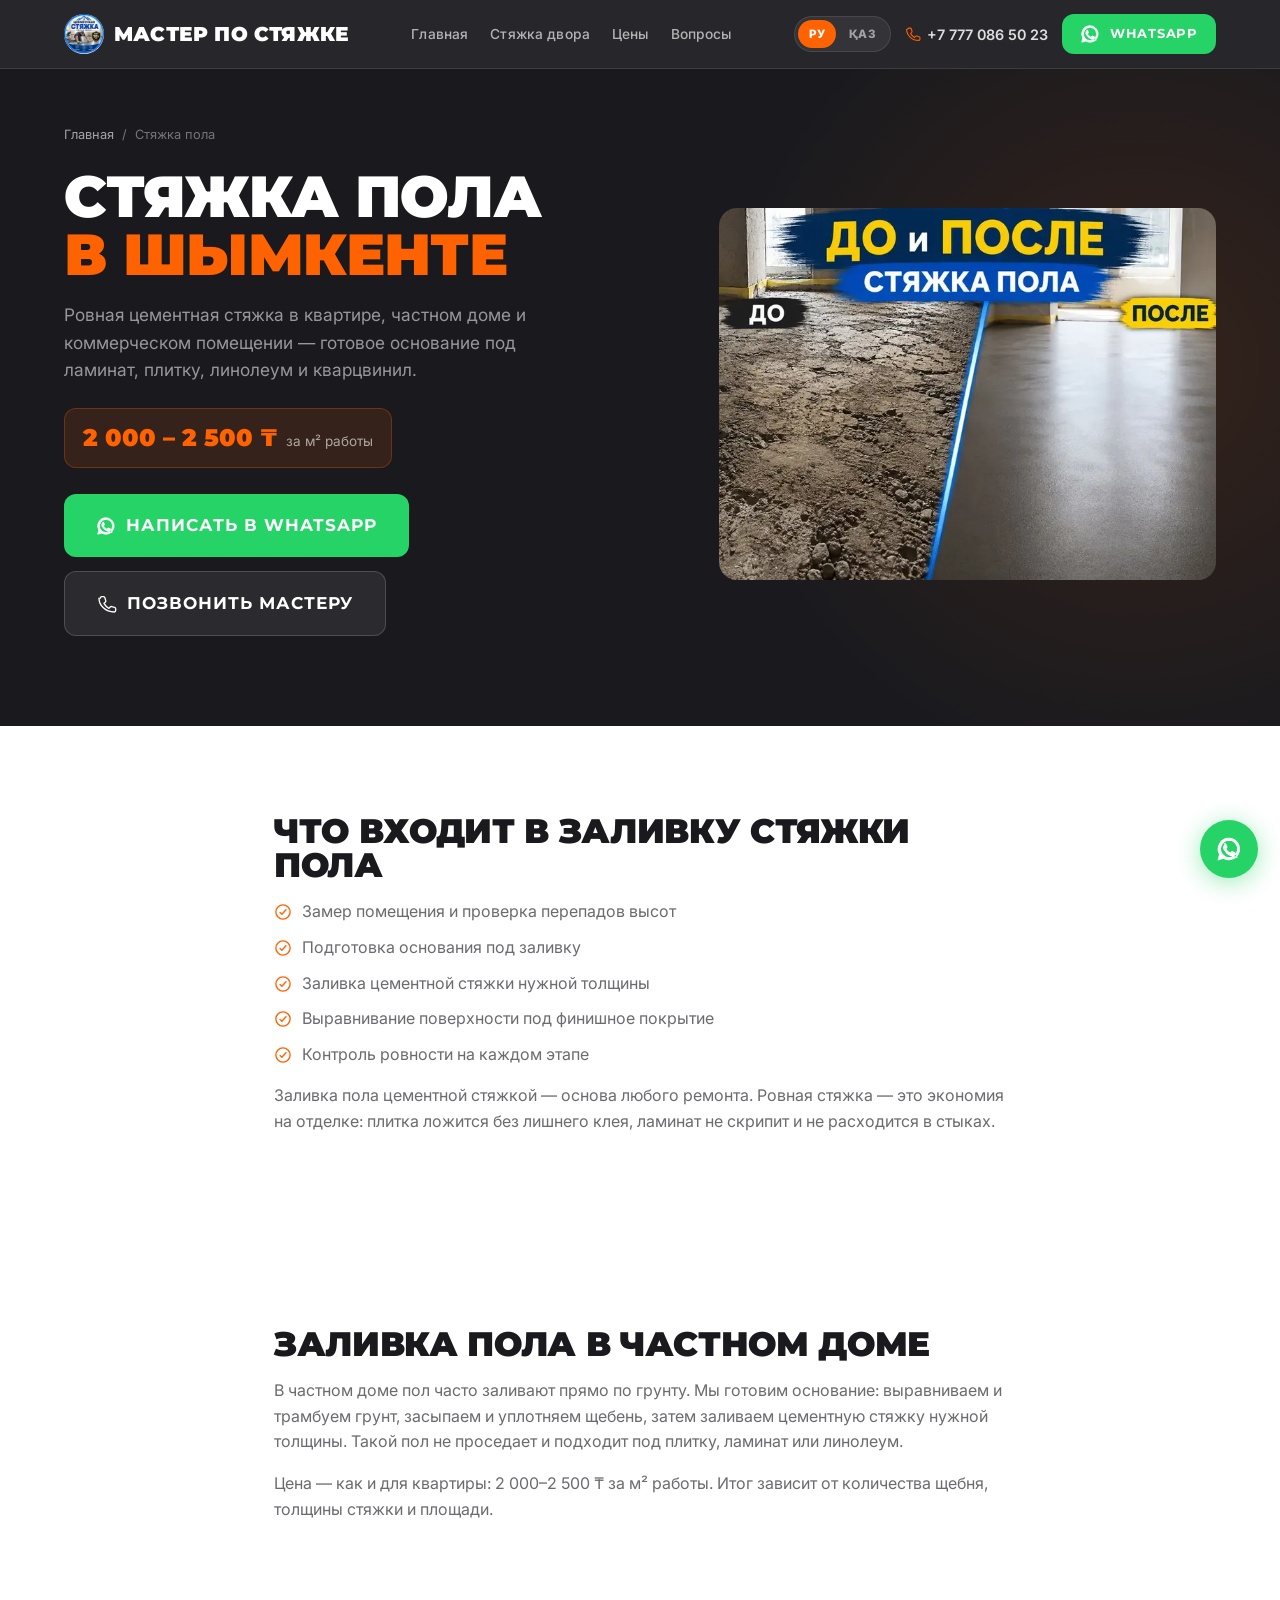
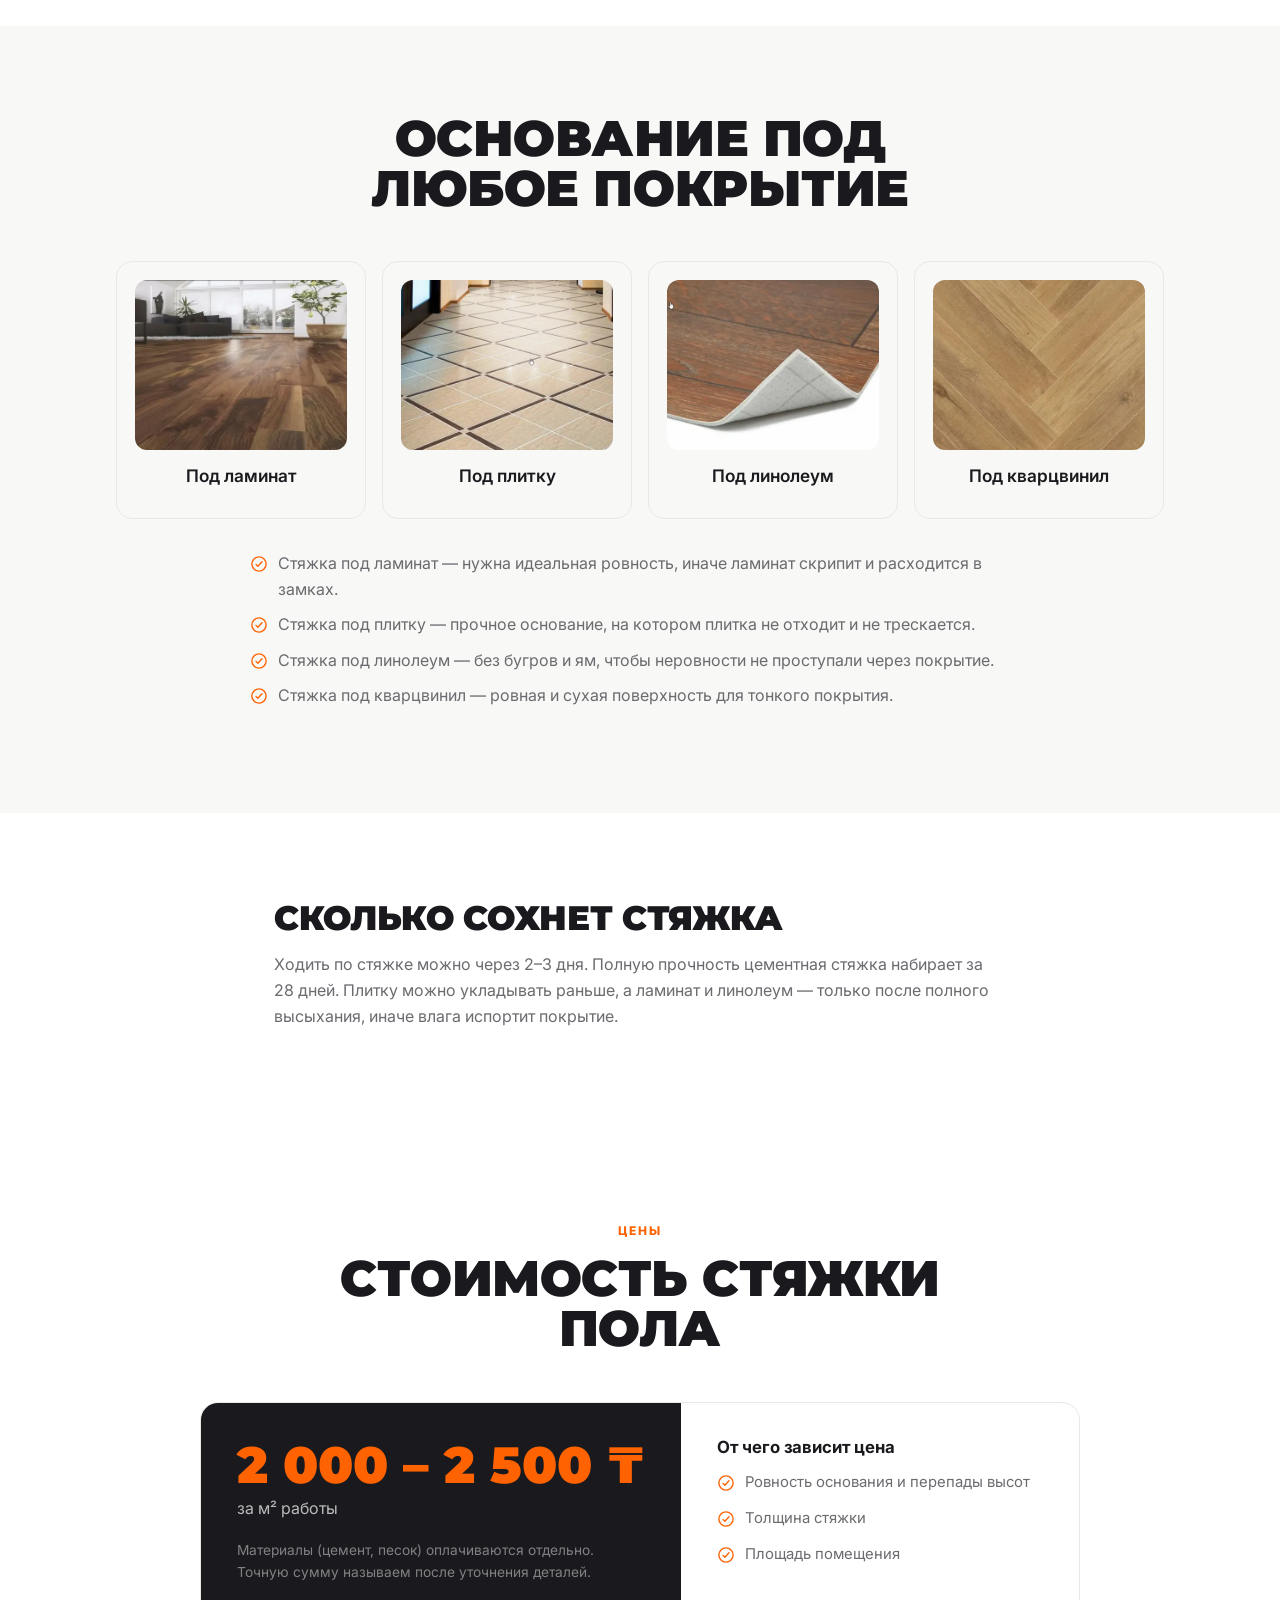
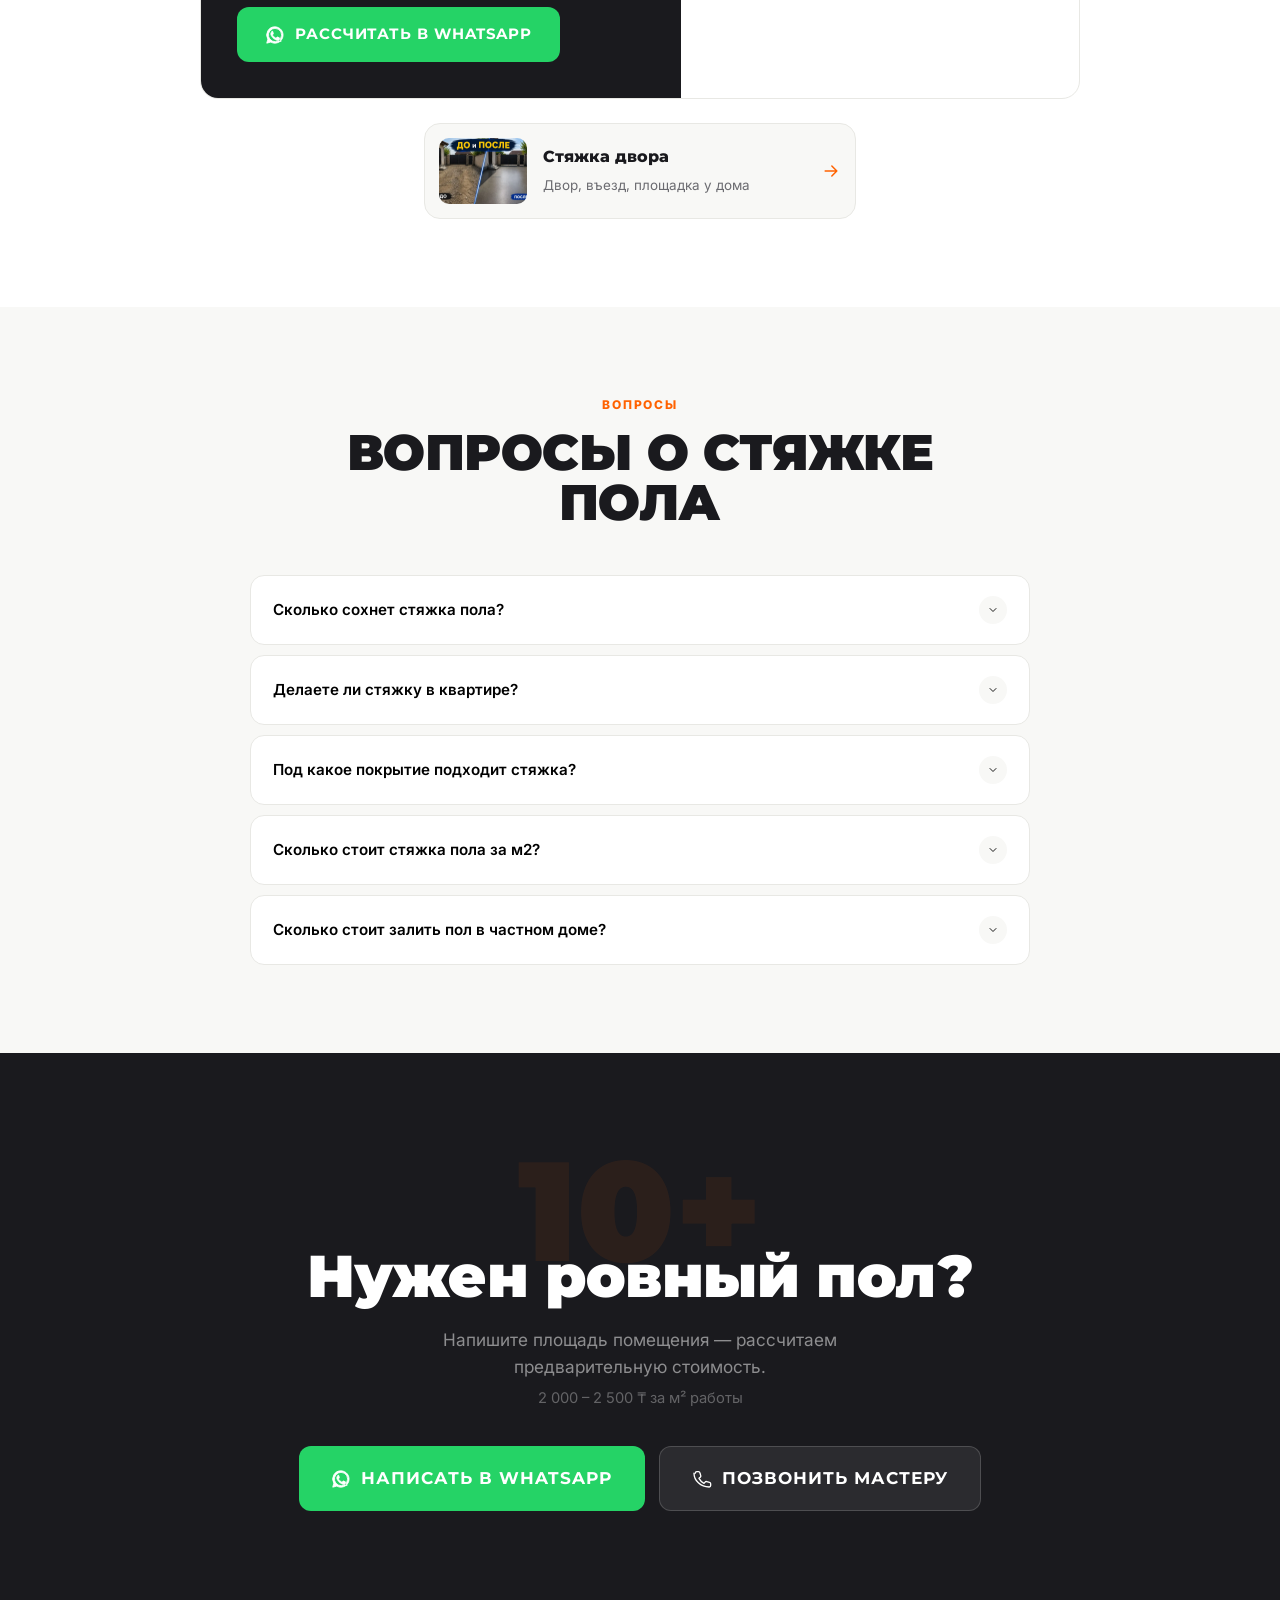
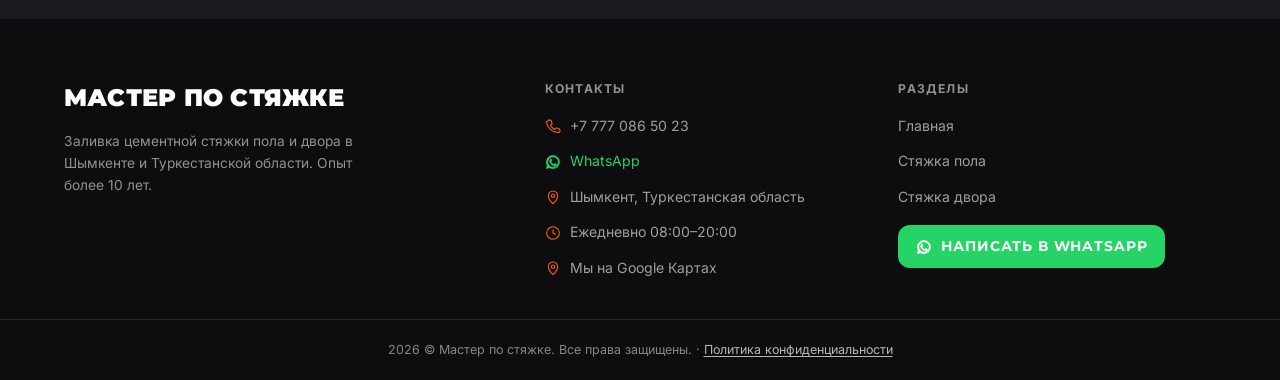
<file: styazhka-pola/index.html>
<!DOCTYPE html>
<html lang="ru">
<head>
<meta charset="UTF-8">
<meta name="viewport" content="width=device-width, initial-scale=1.0">
<title>Стяжка пола в Шымкенте — цена от 2000 ₸/м² | Мастер по стяжке</title>
<meta name="description" content="Цементная стяжка пола в квартире, частном доме и коммерческом помещении в Шымкенте. Ровное основание под ламинат, плитку, линолеум. Работа от 2000 до 2500 ₸ за м².">
<meta name="robots" content="index, follow">
<link rel="canonical" href="https://styazhka-shymkent.kz/styazhka-pola/">
<link rel="alternate" hreflang="ru" href="https://styazhka-shymkent.kz/styazhka-pola/">
<link rel="alternate" hreflang="kk" href="https://styazhka-shymkent.kz/kk/styazhka-pola/">
<link rel="alternate" hreflang="x-default" href="https://styazhka-shymkent.kz/styazhka-pola/">

<meta property="og:type" content="website">
<meta property="og:title" content="Стяжка пола в Шымкенте — цена от 2000 ₸/м² | Мастер по стяжке">
<meta property="og:description" content="Ровная цементная стяжка пола под ламинат, плитку, линолеум и кварцвинил. Работа от 2000 ₸ за м².">
<meta property="og:image" content="https://styazhka-shymkent.kz/images/before-after-floor.jpg">
<meta property="og:url" content="https://styazhka-shymkent.kz/styazhka-pola/">
<meta property="og:locale" content="ru_RU">

<link rel="icon" href="/favicon.ico" sizes="any">
<link rel="icon" type="image/png" sizes="48x48" href="/favicon-48.png">
<link rel="icon" type="image/png" sizes="96x96" href="/favicon-96.png">
<link rel="icon" type="image/png" sizes="120x120" href="/favicon-120.png">
<link rel="icon" type="image/png" sizes="192x192" href="/favicon-192.png">
<link rel="apple-touch-icon" href="/apple-touch-icon.png">

<link rel="preconnect" href="https://fonts.googleapis.com">
<link rel="preconnect" href="https://fonts.gstatic.com" crossorigin>
<link rel="preload" as="style" href="https://fonts.googleapis.com/css2?family=Montserrat:wght@600;700;800;900&family=Inter:wght@400;500;600;700&display=swap">
<link href="https://fonts.googleapis.com/css2?family=Montserrat:wght@600;700;800;900&family=Inter:wght@400;500;600;700&display=swap" rel="stylesheet" media="print" onload="this.media='all'">
<noscript><link href="https://fonts.googleapis.com/css2?family=Montserrat:wght@600;700;800;900&family=Inter:wght@400;500;600;700&display=swap" rel="stylesheet"></noscript>

<link rel="stylesheet" href="/styles.css?v=4">

<script type="application/ld+json">
{
  "@context": "https://schema.org",
  "@type": "Service",
  "name": "Стяжка пола в Шымкенте",
  "serviceType": "Цементная стяжка пола",
  "url": "https://styazhka-shymkent.kz/styazhka-pola/",
  "description": "Цементная стяжка пола в квартире, частном доме и коммерческом помещении в Шымкенте. Ровное основание под ламинат, плитку, линолеум. Работа от 2000 до 2500 ₸ за м².",
  "image": "https://styazhka-shymkent.kz/images/before-after-floor.jpg",
  "areaServed": [
    {
      "@type": "City",
      "name": "Шымкент"
    },
    {
      "@type": "AdministrativeArea",
      "name": "Туркестанская область"
    }
  ],
  "provider": {
    "@type": "HomeAndConstructionBusiness",
    "name": "Мастер по стяжке",
    "telephone": "+77770865023",
    "url": "https://styazhka-shymkent.kz/"
  },
  "offers": {
    "@type": "Offer",
    "priceCurrency": "KZT",
    "priceSpecification": {
      "@type": "UnitPriceSpecification",
      "priceCurrency": "KZT",
      "minPrice": 2000,
      "maxPrice": 2500,
      "unitText": "м²"
    }
  }
}
</script>
<script type="application/ld+json">
{
  "@context": "https://schema.org",
  "@type": "BreadcrumbList",
  "itemListElement": [
    {
      "@type": "ListItem",
      "position": 1,
      "name": "Главная",
      "item": "https://styazhka-shymkent.kz/"
    },
    {
      "@type": "ListItem",
      "position": 2,
      "name": "Стяжка пола",
      "item": "https://styazhka-shymkent.kz/styazhka-pola/"
    }
  ]
}
</script>
<!-- Google tag (gtag.js) -->
<script async src="https://www.googletagmanager.com/gtag/js?id=G-07XGG4WK3K"></script>
<script>
  window.dataLayer = window.dataLayer || [];
  function gtag(){dataLayer.push(arguments);}
  gtag('js', new Date());
  gtag('config', 'G-07XGG4WK3K');
</script>
<!-- Yandex.Metrika counter -->
<script type="text/javascript">
    (function(m,e,t,r,i,k,a){
        m[i]=m[i]||function(){(m[i].a=m[i].a||[]).push(arguments)};
        m[i].l=1*new Date();
        for (var j = 0; j < document.scripts.length; j++) {if (document.scripts[j].src === r) { return; }}
        k=e.createElement(t),a=e.getElementsByTagName(t)[0],k.async=1,k.src=r,a.parentNode.insertBefore(k,a)
    })(window, document,'script','https://mc.yandex.ru/metrika/tag.js?id=113211714', 'ym');

    ym(113211714, 'init', {ssr:true, webvisor:true, clickmap:true, ecommerce:"dataLayer", accurateTrackBounce:true, trackLinks:true});
</script>
<!-- /Yandex.Metrika counter -->
</head>
<body>
<noscript><div><img src="https://mc.yandex.ru/watch/113211714" style="position:absolute; left:-9999px;" alt="" /></div></noscript>

<!-- ===== ICON SPRITE ===== -->
<svg style="display:none">
  <defs>
    <symbol id="i-award" viewBox="0 0 24 24" fill="none" stroke="currentColor" stroke-width="1.6" stroke-linecap="round" stroke-linejoin="round">
      <circle cx="12" cy="8" r="6"/><path d="M8.5 13.5 7 22l5-3 5 3-1.5-8.5"/>
    </symbol>
    <symbol id="i-users" viewBox="0 0 24 24" fill="none" stroke="currentColor" stroke-width="1.6" stroke-linecap="round" stroke-linejoin="round">
      <circle cx="9" cy="8" r="3.2"/><path d="M2.5 20c0-3.5 2.9-6 6.5-6s6.5 2.5 6.5 6"/>
      <circle cx="17" cy="8.5" r="2.6"/><path d="M16 14.3c2.9.4 5 2.6 5 5.7"/>
    </symbol>
    <symbol id="i-pin" viewBox="0 0 24 24" fill="none" stroke="currentColor" stroke-width="1.6" stroke-linecap="round" stroke-linejoin="round">
      <path d="M12 22s7-6.6 7-12a7 7 0 1 0-14 0c0 5.4 7 12 7 12Z"/><circle cx="12" cy="10" r="2.5"/>
    </symbol>
    <symbol id="i-calc" viewBox="0 0 24 24" fill="none" stroke="currentColor" stroke-width="1.6" stroke-linecap="round" stroke-linejoin="round">
      <rect x="4" y="2" width="16" height="20" rx="2"/><path d="M8 7h8M8 12h.01M12 12h.01M16 12h.01M8 16h.01M12 16h.01M16 16h.01"/>
    </symbol>
    <symbol id="i-phone" viewBox="0 0 24 24" fill="none" stroke="currentColor" stroke-width="1.6" stroke-linecap="round" stroke-linejoin="round">
      <path d="M4 5c0-1 .8-1.8 1.8-1.8h2c.8 0 1.5.5 1.7 1.3l1 3.4c.2.7 0 1.5-.6 2l-1.5 1.3a14 14 0 0 0 6 6l1.3-1.5c.5-.6 1.3-.8 2-.6l3.4 1c.8.2 1.3.9 1.3 1.7v2c0 1-.8 1.8-1.8 1.8C10.3 21.6 2.4 13.7 2.4 5"/>
    </symbol>
    <symbol id="i-whatsapp" viewBox="0 0 24 24" fill="currentColor">
      <path d="M12 2.2A9.8 9.8 0 0 0 3.4 17l-1.3 4.8L7 20.5A9.8 9.8 0 1 0 12 2.2Zm0 1.8a8 8 0 0 1 6.7 12.3l-.2.4.8 3-3.1-.8-.4.2A8 8 0 1 1 12 4Zm-3.4 4c-.2 0-.5 0-.7.4-.2.4-.9 1-.9 2.3 0 1.3 1 2.6 1.1 2.8.1.2 2 3.1 4.8 4.2 2.4 1 2.4.6 2.8.6.5 0 1.6-.6 1.8-1.3.2-.6.2-1.1.2-1.2-.1-.1-.3-.2-.6-.4l-2-1c-.3-.1-.5-.1-.6.1l-.9 1.1c-.2.2-.3.2-.6.1-.3-.1-1.2-.5-2.3-1.5-.9-.8-1.4-1.7-1.6-2-.2-.3 0-.5.1-.6l.5-.6c.2-.2.2-.4.3-.6.1-.2 0-.4 0-.6l-.9-2.1c-.2-.5-.4-.5-.6-.5h-.5Z"/>
    </symbol>
    <symbol id="i-check" viewBox="0 0 24 24" fill="none" stroke="currentColor" stroke-width="1.8" stroke-linecap="round" stroke-linejoin="round">
      <circle cx="12" cy="12" r="9.5"/><path d="m8 12.5 2.5 2.5 5.5-6"/>
    </symbol>
    <symbol id="i-star" viewBox="0 0 24 24" fill="currentColor">
      <path d="M12 2.5l2.9 6.1 6.6.8-4.9 4.5 1.3 6.6L12 17.4l-5.9 3.1 1.3-6.6-4.9-4.5 6.6-.8Z"/>
    </symbol>
    <symbol id="i-home" viewBox="0 0 24 24" fill="none" stroke="currentColor" stroke-width="1.6" stroke-linecap="round" stroke-linejoin="round">
      <path d="M3.5 11 12 3.5 20.5 11"/><path d="M6 9.5V20a1 1 0 0 0 1 1h4v-6h2v6h4a1 1 0 0 0 1-1V9.5"/>
    </symbol>
    <symbol id="i-building" viewBox="0 0 24 24" fill="none" stroke="currentColor" stroke-width="1.6" stroke-linecap="round" stroke-linejoin="round">
      <rect x="5" y="3" width="14" height="18" rx="1"/><path d="M9 7h1M14 7h1M9 11h1M14 11h1M9 15h1M14 15h1M10 21v-4h4v4"/>
    </symbol>
    <symbol id="i-layers" viewBox="0 0 24 24" fill="none" stroke="currentColor" stroke-width="1.6" stroke-linecap="round" stroke-linejoin="round">
      <path d="m12 3 9 5-9 5-9-5 9-5Z"/><path d="m3 13 9 5 9-5"/>
    </symbol>
    <symbol id="i-grid" viewBox="0 0 24 24" fill="none" stroke="currentColor" stroke-width="1.6" stroke-linecap="round" stroke-linejoin="round">
      <rect x="3.5" y="3.5" width="7.5" height="7.5" rx="1"/><rect x="13" y="3.5" width="7.5" height="7.5" rx="1"/>
      <rect x="3.5" y="13" width="7.5" height="7.5" rx="1"/><rect x="13" y="13" width="7.5" height="7.5" rx="1"/>
    </symbol>
    <symbol id="i-tree" viewBox="0 0 24 24" fill="none" stroke="currentColor" stroke-width="1.6" stroke-linecap="round" stroke-linejoin="round">
      <path d="M12 2 7 10h3l-4 6h4v6h4v-6h4l-4-6h3L12 2Z"/>
    </symbol>
    <symbol id="i-garage" viewBox="0 0 24 24" fill="none" stroke="currentColor" stroke-width="1.6" stroke-linecap="round" stroke-linejoin="round">
      <path d="M3 21V9l9-6 9 6v12"/><path d="M5 21v-9h14v9"/><path d="M5 12h14"/>
    </symbol>
    <symbol id="i-briefcase" viewBox="0 0 24 24" fill="none" stroke="currentColor" stroke-width="1.6" stroke-linecap="round" stroke-linejoin="round">
      <rect x="2.5" y="7" width="19" height="13" rx="2"/><path d="M8 7V5a2 2 0 0 1 2-2h4a2 2 0 0 1 2 2v2"/><path d="M2.5 12.5h19"/>
    </symbol>
    <symbol id="i-maximize" viewBox="0 0 24 24" fill="none" stroke="currentColor" stroke-width="1.6" stroke-linecap="round" stroke-linejoin="round">
      <path d="M8 3H4a1 1 0 0 0-1 1v4M16 3h4a1 1 0 0 1 1 1v4M21 16v4a1 1 0 0 1-1 1h-4M3 16v4a1 1 0 0 0 1 1h4"/>
    </symbol>
    <symbol id="i-camera" viewBox="0 0 24 24" fill="none" stroke="currentColor" stroke-width="1.6" stroke-linecap="round" stroke-linejoin="round">
      <path d="M4 8h3l1.5-2h7L17 8h3a1 1 0 0 1 1 1v9a1 1 0 0 1-1 1H4a1 1 0 0 1-1-1V9a1 1 0 0 1 1-1Z"/><circle cx="12" cy="13.5" r="3.4"/>
    </symbol>
    <symbol id="i-clock" viewBox="0 0 24 24" fill="none" stroke="currentColor" stroke-width="1.6" stroke-linecap="round" stroke-linejoin="round">
      <circle cx="12" cy="12" r="9.5"/><path d="M12 7v5l3.5 2"/>
    </symbol>
    <symbol id="i-arrow" viewBox="0 0 24 24" fill="none" stroke="currentColor" stroke-width="1.8" stroke-linecap="round" stroke-linejoin="round">
      <path d="M5 12h14M13 6l6 6-6 6"/>
    </symbol>
    <symbol id="i-chevron" viewBox="0 0 24 24" fill="none" stroke="currentColor" stroke-width="1.8" stroke-linecap="round" stroke-linejoin="round">
      <path d="m6 9 6 6 6-6"/>
    </symbol>
    <symbol id="i-close" viewBox="0 0 24 24" fill="none" stroke="currentColor" stroke-width="1.8" stroke-linecap="round" stroke-linejoin="round">
      <path d="m6 6 12 12M18 6 6 18"/>
    </symbol>
    <symbol id="i-zoom" viewBox="0 0 24 24" fill="none" stroke="currentColor" stroke-width="1.6" stroke-linecap="round" stroke-linejoin="round">
      <circle cx="11" cy="11" r="7"/><path d="m21 21-4.3-4.3M11 8v6M8 11h6"/>
    </symbol>
    <symbol id="i-shield" viewBox="0 0 24 24" fill="none" stroke="currentColor" stroke-width="1.6" stroke-linecap="round" stroke-linejoin="round">
      <path d="M12 2.5 20 6v6c0 5-3.4 8.4-8 9.5C7.4 20.4 4 17 4 12V6l8-3.5Z"/><path d="m8.5 12 2.5 2.5 4.5-5"/>
    </symbol>
  </defs>
</svg>

<!-- ===== HEADER ===== -->
<header class="site-header" id="siteHeader">
  <div class="container header-inner">
    <a href="/" class="logo">
      <img class="logo-mark" src="/images/logo.webp" width="40" height="40" alt="Логотип — Мастер по стяжке">
      <span class="logo-stack">
        <span class="logo-text">Мастер по стяжке</span>
      </span>
    </a>

    <nav class="main-nav" id="mainNav">
      <a href="/">Главная</a>
      <a href="/styazhka-dvora/">Стяжка двора</a>
      <a href="#price">Цены</a>
      <a href="#faq">Вопросы</a>
    </nav>

    <div class="header-actions">
      <div class="lang-switch" role="group" aria-label="Тіл / Язык">
        <a href="/styazhka-pola/" class="lang-btn active">РУ</a>
        <a href="/kk/styazhka-pola/" class="lang-btn">ҚАЗ</a>
      </div>
      <a href="tel:+77770865023" class="phone-link">
        <svg class="ic"><use href="#i-phone"/></svg> +7 777 086 50 23
      </a>
      <a href="https://wa.me/77770865023?text=Здравствуйте! Хочу узнать стоимость стяжки пола." class="btn btn-accent btn-sm">
        <svg class="ic"><use href="#i-whatsapp"/></svg> WhatsApp
      </a>
      <button class="burger" id="burger" aria-label="Меню">
        <span></span><span></span><span></span>
      </button>
    </div>
  </div>
</header>

<!-- ===== PAGE HERO ===== -->
<section class="page-hero" id="top">
  <div class="container page-hero-inner">
    <div class="reveal">
      <nav class="breadcrumbs" aria-label="breadcrumb"><a href="/">Главная</a> <span>/</span> <span>Стяжка пола</span></nav>
      <h1>Стяжка пола<br><span class="accent">в Шымкенте</span></h1>
      <p class="hero-sub">Ровная цементная стяжка в квартире, частном доме и коммерческом помещении — готовое основание под ламинат, плитку, линолеум и кварцвинил.</p>
      <div class="page-hero-price"><strong>2 000 – 2 500 ₸</strong> <span>за м² работы</span></div>
      <div class="hero-cta">
        <a href="https://wa.me/77770865023?text=Здравствуйте! Хочу узнать стоимость стяжки пола." class="btn btn-accent btn-lg"><svg class="ic"><use href="#i-whatsapp"/></svg> <span>Написать в WhatsApp</span></a>
        <a href="tel:+77770865023" class="btn btn-outline btn-lg"><svg class="ic"><use href="#i-phone"/></svg> <span>Позвонить мастеру</span></a>
      </div>
    </div>
    <div class="page-hero-photo">
      <img src="/images/before-after-floor-sm.webp" width="800" height="533" alt="Стяжка пола в квартире — до и после, Шымкент" loading="lazy">
    </div>
  </div>
</section>

<!-- ===== INCLUDED ===== -->
<section class="section">
  <div class="container prose reveal">
    <h2>Что входит в заливку стяжки пола</h2>
    <ul>
      <li><svg class="ic"><use href="#i-check"/></svg> <span>Замер помещения и проверка перепадов высот</span></li>
      <li><svg class="ic"><use href="#i-check"/></svg> <span>Подготовка основания под заливку</span></li>
      <li><svg class="ic"><use href="#i-check"/></svg> <span>Заливка цементной стяжки нужной толщины</span></li>
      <li><svg class="ic"><use href="#i-check"/></svg> <span>Выравнивание поверхности под финишное покрытие</span></li>
      <li><svg class="ic"><use href="#i-check"/></svg> <span>Контроль ровности на каждом этапе</span></li>
    </ul>
    <p>Заливка пола цементной стяжкой — основа любого ремонта. Ровная стяжка — это экономия на отделке: плитка ложится без лишнего клея, ламинат не скрипит и не расходится в стыках.</p>
  </div>
</section>

<!-- ===== PRIVATE HOUSE ===== -->
<section class="section">
  <div class="container prose reveal">
    <h2>Заливка пола в частном доме</h2>
    <p>В частном доме пол часто заливают прямо по грунту. Мы готовим основание: выравниваем и трамбуем грунт, засыпаем и уплотняем щебень, затем заливаем цементную стяжку нужной толщины. Такой пол не проседает и подходит под плитку, ламинат или линолеум.</p>
    <p>Цена — как и для квартиры: 2 000–2 500 ₸ за м² работы. Итог зависит от количества щебня, толщины стяжки и площади.</p>
  </div>
</section>

<!-- ===== FLOOR TYPES ===== -->
<section class="section section-surface" id="floor-types">
  <div class="container">
    <div class="section-head reveal">
      <h2>Основание под любое покрытие</h2>
    </div>
    <div class="floor-types">
      <div class="floor-type reveal">
        <div class="floor-type-photo"><img src="/images/floor-laminate.webp" width="600" height="360" alt="Стяжка под ламинат" loading="lazy"></div>
        <span>Под ламинат</span>
      </div>
      <div class="floor-type reveal">
        <div class="floor-type-photo"><img src="/images/floor-tile.webp" width="600" height="396" alt="Стяжка под плитку" loading="lazy"></div>
        <span>Под плитку</span>
      </div>
      <div class="floor-type reveal">
        <div class="floor-type-photo"><img src="/images/floor-linoleum.webp" width="600" height="435" alt="Стяжка под линолеум" loading="lazy"></div>
        <span>Под линолеум</span>
      </div>
      <div class="floor-type reveal">
        <div class="floor-type-photo"><img src="/images/floor-quartzvinyl.webp" width="600" height="408" alt="Стяжка под кварцвинил" loading="lazy"></div>
        <span>Под кварцвинил</span>
      </div>
    </div>
    <div class="prose reveal" style="margin-top: 32px;">
      <ul>
      <li><svg class="ic"><use href="#i-check"/></svg> <span>Стяжка под ламинат — нужна идеальная ровность, иначе ламинат скрипит и расходится в замках.</span></li>
      <li><svg class="ic"><use href="#i-check"/></svg> <span>Стяжка под плитку — прочное основание, на котором плитка не отходит и не трескается.</span></li>
      <li><svg class="ic"><use href="#i-check"/></svg> <span>Стяжка под линолеум — без бугров и ям, чтобы неровности не проступали через покрытие.</span></li>
      <li><svg class="ic"><use href="#i-check"/></svg> <span>Стяжка под кварцвинил — ровная и сухая поверхность для тонкого покрытия.</span></li>
      </ul>
    </div>
  </div>
</section>

<!-- ===== DRYING ===== -->
<section class="section">
  <div class="container prose reveal">
    <h2>Сколько сохнет стяжка</h2>
    <p>Ходить по стяжке можно через 2–3 дня. Полную прочность цементная стяжка набирает за 28 дней. Плитку можно укладывать раньше, а ламинат и линолеум — только после полного высыхания, иначе влага испортит покрытие.</p>
  </div>
</section>

<!-- ===== PRICE ===== -->
<section class="section" id="price">
  <div class="container">
    <div class="section-head reveal">
      <span class="eyebrow">Цены</span>
      <h2>Стоимость стяжки пола</h2>
    </div>
    <div class="price-card reveal">
      <div class="price-main">
        <div class="price-value">2 000 – 2 500 ₸</div>
        <div class="price-unit">за м² работы</div>
        <p class="price-note">Материалы (цемент, песок) оплачиваются отдельно. Точную сумму называем после уточнения деталей.</p>
        <a href="https://wa.me/77770865023?text=Здравствуйте! Хочу узнать стоимость стяжки пола." class="btn btn-accent"><svg class="ic"><use href="#i-whatsapp"/></svg> <span>Рассчитать в WhatsApp</span></a>
      </div>
      <div class="price-factors">
        <h3>От чего зависит цена</h3>
        <ul>
          <li><svg class="ic"><use href="#i-check"/></svg> <span>Ровность основания и перепады высот</span></li>
          <li><svg class="ic"><use href="#i-check"/></svg> <span>Толщина стяжки</span></li>
          <li><svg class="ic"><use href="#i-check"/></svg> <span>Площадь помещения</span></li>
        </ul>
      </div>
    </div>
    <div class="service-links reveal">
      <a href="/styazhka-dvora/" class="service-link">
        <img width="88" height="66" src="/images/before-after-yard-sm.webp" alt="Стяжка двора" loading="lazy">
        <div><strong>Стяжка двора</strong><span>Двор, въезд, площадка у дома</span></div>
        <svg class="ic"><use href="#i-arrow"/></svg>
      </a>
    </div>
  </div>
</section>

<!-- ===== FAQ ===== -->
<section class="section section-surface" id="faq">
  <div class="container">
    <div class="section-head reveal">
      <span class="eyebrow">Вопросы</span>
      <h2>Вопросы о стяжке пола</h2>
    </div>
    <div class="faq-list reveal">
      <div class="faq-item">
        <button class="faq-q" aria-expanded="false"><span>Сколько сохнет стяжка пола?</span> <span class="faq-q-icon"><svg class="ic"><use href="#i-chevron"/></svg></span></button>
        <div class="faq-a"><p>Ходить можно через 2–3 дня, полную прочность цементная стяжка набирает за 28 дней. Покрытие лучше укладывать после полного высыхания — точный срок зависит от толщины и условий в помещении.</p></div>
      </div>
      <div class="faq-item">
        <button class="faq-q" aria-expanded="false"><span>Делаете ли стяжку в квартире?</span> <span class="faq-q-icon"><svg class="ic"><use href="#i-chevron"/></svg></span></button>
        <div class="faq-a"><p>Да, работаем в квартирах, частных домах и коммерческих помещениях любого масштаба.</p></div>
      </div>
      <div class="faq-item">
        <button class="faq-q" aria-expanded="false"><span>Под какое покрытие подходит стяжка?</span> <span class="faq-q-icon"><svg class="ic"><use href="#i-chevron"/></svg></span></button>
        <div class="faq-a"><p>Под ламинат, плитку, линолеум, кварцвинил и другие финишные покрытия.</p></div>
      </div>
      <div class="faq-item">
        <button class="faq-q" aria-expanded="false"><span>Сколько стоит стяжка пола за м2?</span> <span class="faq-q-icon"><svg class="ic"><use href="#i-chevron"/></svg></span></button>
        <div class="faq-a"><p>Работа — от 2 000 до 2 500 ₸ за м², материалы оплачиваются отдельно. Напишите площадь и тип помещения в WhatsApp — посчитаем предварительно.</p></div>
      </div>
      <div class="faq-item">
        <button class="faq-q" aria-expanded="false"><span>Сколько стоит залить пол в частном доме?</span> <span class="faq-q-icon"><svg class="ic"><use href="#i-chevron"/></svg></span></button>
        <div class="faq-a"><p>Работа — 2 000–2 500 ₸ за м², материалы оплачиваются отдельно. В частном доме цена зависит ещё от подготовки основания и количества щебня — пришлите площадь и фото в WhatsApp, рассчитаем.</p></div>
      </div>
    </div>
  </div>
</section>

<!-- ===== FINAL CTA ===== -->
<section class="section section-dark" id="contact-form">
  <div class="container final-cta reveal">
    <div class="final-watermark">10+</div>
    <h2>Нужен ровный пол?</h2>
    <p class="lead">Напишите площадь помещения — рассчитаем предварительную стоимость.</p>
    <p class="sub">2 000 – 2 500 ₸ за м² работы</p>
    <div class="final-cta-buttons">
      <a href="https://wa.me/77770865023?text=Здравствуйте! Хочу узнать стоимость стяжки пола." class="btn btn-accent btn-lg"><svg class="ic"><use href="#i-whatsapp"/></svg> <span>Написать в WhatsApp</span></a>
      <a href="tel:+77770865023" class="btn btn-outline btn-lg"><svg class="ic"><use href="#i-phone"/></svg> <span>Позвонить мастеру</span></a>
    </div>
  </div>
</section>

<!-- ===== FOOTER ===== -->
<footer class="site-footer">
  <div class="container footer-inner">
    <div class="footer-brand">
      <span class="logo-text">Мастер по стяжке</span>
      <p>Заливка цементной стяжки пола и двора в Шымкенте и Туркестанской области. Опыт более 10 лет.</p>
    </div>
    <div class="footer-col">
      <h3>Контакты</h3>
      <a href="tel:+77770865023"><svg class="ic"><use href="#i-phone"/></svg> +7 777 086 50 23</a>
      <a href="https://wa.me/77770865023" class="whatsapp-link"><svg class="ic"><use href="#i-whatsapp"/></svg> WhatsApp</a>
      <span><svg class="ic"><use href="#i-pin"/></svg> <span>Шымкент, Туркестанская область</span></span>
      <span><svg class="ic"><use href="#i-clock"/></svg> <span>Ежедневно 08:00–20:00</span></span>
      <a href="https://maps.app.goo.gl/fH9EG4186t8MwVMS7" target="_blank" rel="noopener"><svg class="ic"><use href="#i-pin"/></svg> Мы на Google Картах</a>
    </div>
    <div class="footer-col">
      <h3>Разделы</h3>
      <a href="/">Главная</a>
      <a href="/styazhka-pola/">Стяжка пола</a>
      <a href="/styazhka-dvora/">Стяжка двора</a>
      <a href="https://wa.me/77770865023?text=Здравствуйте! Хочу узнать стоимость стяжки пола." class="btn btn-accent btn-sm footer-cta"><svg class="ic"><use href="#i-whatsapp"/></svg> <span>Написать в WhatsApp</span></a>
    </div>
  </div>
  <div class="footer-bottom">
    <div class="container"><span id="year"></span> <span>© Мастер по стяжке. Все права защищены.</span> · <a href="/privacy/">Политика конфиденциальности</a></div>
  </div>
</footer>

<!-- ===== FLOATING / MOBILE BAR ===== -->
<a href="https://wa.me/77770865023?text=Здравствуйте! Хочу узнать стоимость стяжки пола." class="float-btn" aria-label="Написать в WhatsApp">
  <svg class="ic"><use href="#i-whatsapp"/></svg>
</a>

<div class="mobile-bar">
  <a href="tel:+77770865023"><svg class="ic"><use href="#i-phone"/></svg> <span data-i18n="mobile.call">Позвонить</span></a>
  <a href="https://wa.me/77770865023?text=Здравствуйте! Хочу узнать стоимость стяжки пола."><svg class="ic"><use href="#i-whatsapp"/></svg> WhatsApp</a>
</div>

<!-- ===== LIGHTBOX MODAL ===== -->
<div class="modal" id="baModal">
  <div class="modal-inner">
    <button class="modal-close" id="modalClose" aria-label="Закрыть"><svg class="ic"><use href="#i-close"/></svg></button>
    <img class="modal-photo" id="modalPhoto" alt="">
    <p id="modalLabel"></p>
  </div>
</div>

<script src="/script.js?v=5"></script>
</body>
</html>
</file>
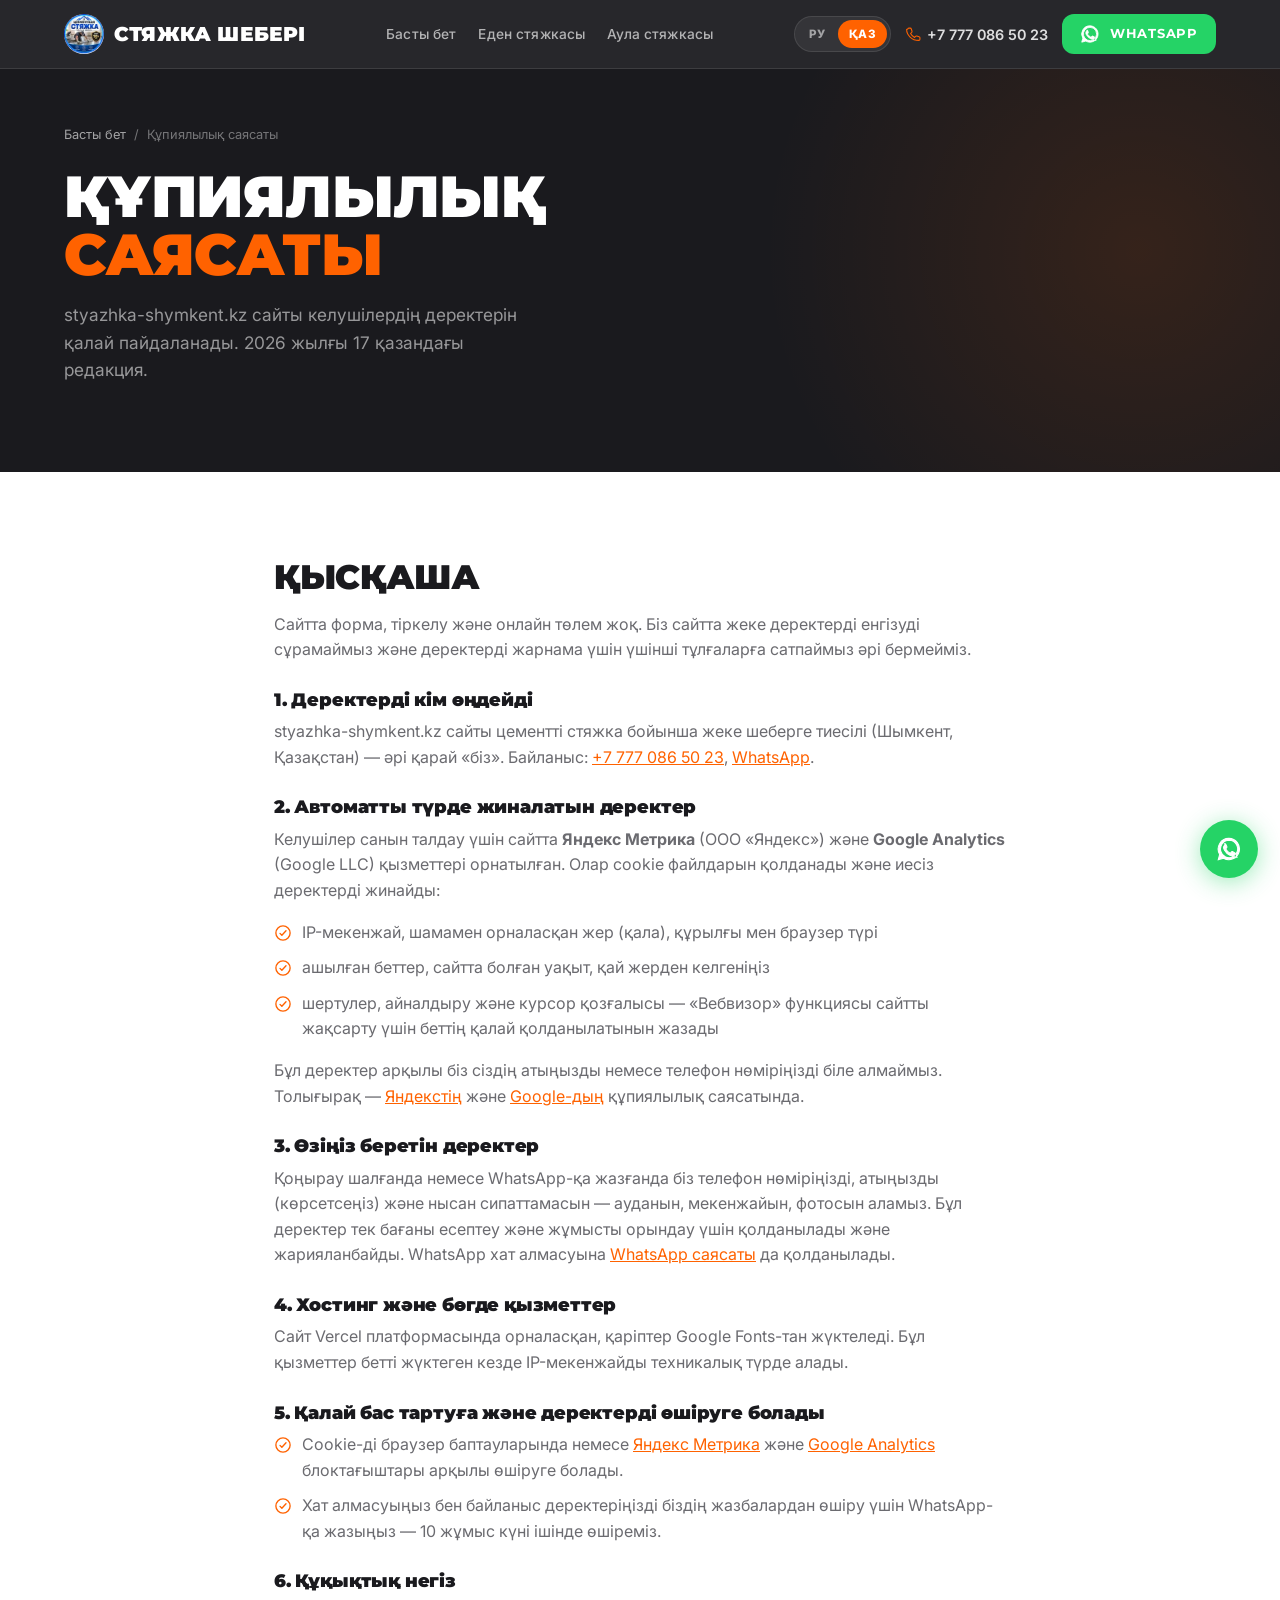
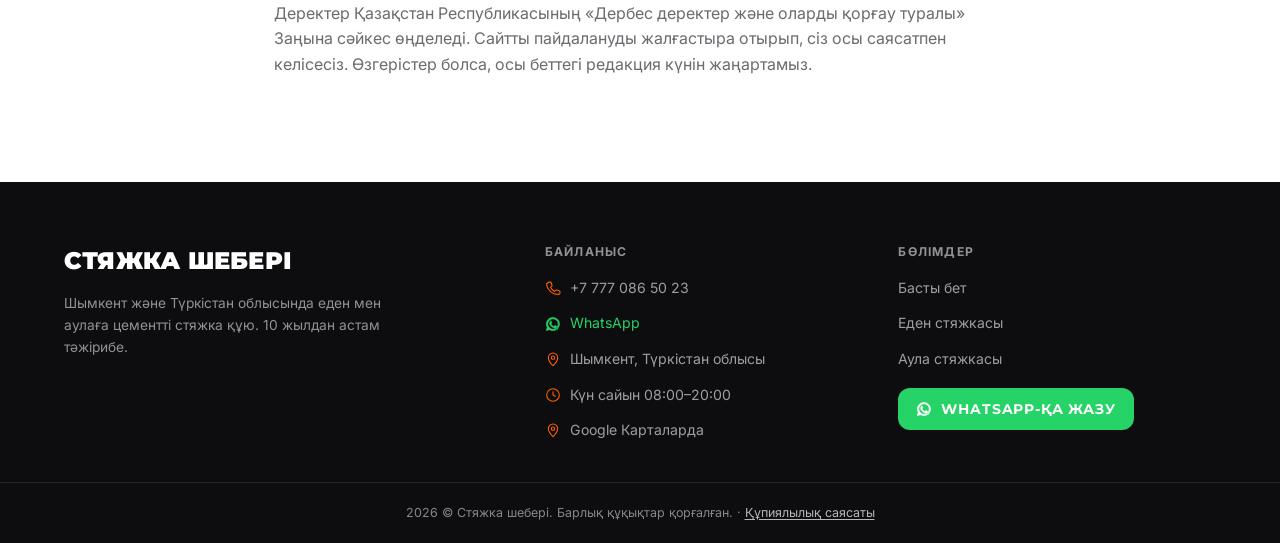
<file: kk/privacy/index.html>
<!DOCTYPE html>
<html lang="kk">
<head>
<meta charset="UTF-8">
<meta name="viewport" content="width=device-width, initial-scale=1.0">
<title>Құпиялылық саясаты | Стяжка шебері</title>
<meta name="description" content="styazhka-shymkent.kz сайты қандай деректер жинайды, не үшін және оларды қалай өшіруге болады.">
<meta name="robots" content="noindex, follow">
<link rel="canonical" href="https://styazhka-shymkent.kz/kk/privacy/">

<link rel="icon" href="/favicon.ico" sizes="any">
<link rel="icon" type="image/png" sizes="48x48" href="/favicon-48.png">
<link rel="icon" type="image/png" sizes="96x96" href="/favicon-96.png">
<link rel="icon" type="image/png" sizes="120x120" href="/favicon-120.png">
<link rel="icon" type="image/png" sizes="192x192" href="/favicon-192.png">
<link rel="apple-touch-icon" href="/apple-touch-icon.png">

<link rel="preconnect" href="https://fonts.googleapis.com">
<link rel="preconnect" href="https://fonts.gstatic.com" crossorigin>
<link rel="preload" as="style" href="https://fonts.googleapis.com/css2?family=Montserrat:wght@600;700;800;900&family=Inter:wght@400;500;600;700&display=swap">
<link href="https://fonts.googleapis.com/css2?family=Montserrat:wght@600;700;800;900&family=Inter:wght@400;500;600;700&display=swap" rel="stylesheet" media="print" onload="this.media='all'">
<noscript><link href="https://fonts.googleapis.com/css2?family=Montserrat:wght@600;700;800;900&family=Inter:wght@400;500;600;700&display=swap" rel="stylesheet"></noscript>

<link rel="stylesheet" href="/styles.css?v=4">

<!-- Google tag (gtag.js) -->
<script async src="https://www.googletagmanager.com/gtag/js?id=G-07XGG4WK3K"></script>
<script>
  window.dataLayer = window.dataLayer || [];
  function gtag(){dataLayer.push(arguments);}
  gtag('js', new Date());
  gtag('config', 'G-07XGG4WK3K');
</script>
<!-- Yandex.Metrika counter -->
<script type="text/javascript">
    (function(m,e,t,r,i,k,a){
        m[i]=m[i]||function(){(m[i].a=m[i].a||[]).push(arguments)};
        m[i].l=1*new Date();
        for (var j = 0; j < document.scripts.length; j++) {if (document.scripts[j].src === r) { return; }}
        k=e.createElement(t),a=e.getElementsByTagName(t)[0],k.async=1,k.src=r,a.parentNode.insertBefore(k,a)
    })(window, document,'script','https://mc.yandex.ru/metrika/tag.js?id=113211714', 'ym');

    ym(113211714, 'init', {ssr:true, webvisor:true, clickmap:true, ecommerce:"dataLayer", accurateTrackBounce:true, trackLinks:true});
</script>
<!-- /Yandex.Metrika counter -->
</head>
<body>
<noscript><div><img src="https://mc.yandex.ru/watch/113211714" style="position:absolute; left:-9999px;" alt="" /></div></noscript>

<!-- ===== ICON SPRITE ===== -->
<svg style="display:none">
  <defs>
    <symbol id="i-award" viewBox="0 0 24 24" fill="none" stroke="currentColor" stroke-width="1.6" stroke-linecap="round" stroke-linejoin="round">
      <circle cx="12" cy="8" r="6"/><path d="M8.5 13.5 7 22l5-3 5 3-1.5-8.5"/>
    </symbol>
    <symbol id="i-users" viewBox="0 0 24 24" fill="none" stroke="currentColor" stroke-width="1.6" stroke-linecap="round" stroke-linejoin="round">
      <circle cx="9" cy="8" r="3.2"/><path d="M2.5 20c0-3.5 2.9-6 6.5-6s6.5 2.5 6.5 6"/>
      <circle cx="17" cy="8.5" r="2.6"/><path d="M16 14.3c2.9.4 5 2.6 5 5.7"/>
    </symbol>
    <symbol id="i-pin" viewBox="0 0 24 24" fill="none" stroke="currentColor" stroke-width="1.6" stroke-linecap="round" stroke-linejoin="round">
      <path d="M12 22s7-6.6 7-12a7 7 0 1 0-14 0c0 5.4 7 12 7 12Z"/><circle cx="12" cy="10" r="2.5"/>
    </symbol>
    <symbol id="i-calc" viewBox="0 0 24 24" fill="none" stroke="currentColor" stroke-width="1.6" stroke-linecap="round" stroke-linejoin="round">
      <rect x="4" y="2" width="16" height="20" rx="2"/><path d="M8 7h8M8 12h.01M12 12h.01M16 12h.01M8 16h.01M12 16h.01M16 16h.01"/>
    </symbol>
    <symbol id="i-phone" viewBox="0 0 24 24" fill="none" stroke="currentColor" stroke-width="1.6" stroke-linecap="round" stroke-linejoin="round">
      <path d="M4 5c0-1 .8-1.8 1.8-1.8h2c.8 0 1.5.5 1.7 1.3l1 3.4c.2.7 0 1.5-.6 2l-1.5 1.3a14 14 0 0 0 6 6l1.3-1.5c.5-.6 1.3-.8 2-.6l3.4 1c.8.2 1.3.9 1.3 1.7v2c0 1-.8 1.8-1.8 1.8C10.3 21.6 2.4 13.7 2.4 5"/>
    </symbol>
    <symbol id="i-whatsapp" viewBox="0 0 24 24" fill="currentColor">
      <path d="M12 2.2A9.8 9.8 0 0 0 3.4 17l-1.3 4.8L7 20.5A9.8 9.8 0 1 0 12 2.2Zm0 1.8a8 8 0 0 1 6.7 12.3l-.2.4.8 3-3.1-.8-.4.2A8 8 0 1 1 12 4Zm-3.4 4c-.2 0-.5 0-.7.4-.2.4-.9 1-.9 2.3 0 1.3 1 2.6 1.1 2.8.1.2 2 3.1 4.8 4.2 2.4 1 2.4.6 2.8.6.5 0 1.6-.6 1.8-1.3.2-.6.2-1.1.2-1.2-.1-.1-.3-.2-.6-.4l-2-1c-.3-.1-.5-.1-.6.1l-.9 1.1c-.2.2-.3.2-.6.1-.3-.1-1.2-.5-2.3-1.5-.9-.8-1.4-1.7-1.6-2-.2-.3 0-.5.1-.6l.5-.6c.2-.2.2-.4.3-.6.1-.2 0-.4 0-.6l-.9-2.1c-.2-.5-.4-.5-.6-.5h-.5Z"/>
    </symbol>
    <symbol id="i-check" viewBox="0 0 24 24" fill="none" stroke="currentColor" stroke-width="1.8" stroke-linecap="round" stroke-linejoin="round">
      <circle cx="12" cy="12" r="9.5"/><path d="m8 12.5 2.5 2.5 5.5-6"/>
    </symbol>
    <symbol id="i-star" viewBox="0 0 24 24" fill="currentColor">
      <path d="M12 2.5l2.9 6.1 6.6.8-4.9 4.5 1.3 6.6L12 17.4l-5.9 3.1 1.3-6.6-4.9-4.5 6.6-.8Z"/>
    </symbol>
    <symbol id="i-home" viewBox="0 0 24 24" fill="none" stroke="currentColor" stroke-width="1.6" stroke-linecap="round" stroke-linejoin="round">
      <path d="M3.5 11 12 3.5 20.5 11"/><path d="M6 9.5V20a1 1 0 0 0 1 1h4v-6h2v6h4a1 1 0 0 0 1-1V9.5"/>
    </symbol>
    <symbol id="i-building" viewBox="0 0 24 24" fill="none" stroke="currentColor" stroke-width="1.6" stroke-linecap="round" stroke-linejoin="round">
      <rect x="5" y="3" width="14" height="18" rx="1"/><path d="M9 7h1M14 7h1M9 11h1M14 11h1M9 15h1M14 15h1M10 21v-4h4v4"/>
    </symbol>
    <symbol id="i-layers" viewBox="0 0 24 24" fill="none" stroke="currentColor" stroke-width="1.6" stroke-linecap="round" stroke-linejoin="round">
      <path d="m12 3 9 5-9 5-9-5 9-5Z"/><path d="m3 13 9 5 9-5"/>
    </symbol>
    <symbol id="i-grid" viewBox="0 0 24 24" fill="none" stroke="currentColor" stroke-width="1.6" stroke-linecap="round" stroke-linejoin="round">
      <rect x="3.5" y="3.5" width="7.5" height="7.5" rx="1"/><rect x="13" y="3.5" width="7.5" height="7.5" rx="1"/>
      <rect x="3.5" y="13" width="7.5" height="7.5" rx="1"/><rect x="13" y="13" width="7.5" height="7.5" rx="1"/>
    </symbol>
    <symbol id="i-tree" viewBox="0 0 24 24" fill="none" stroke="currentColor" stroke-width="1.6" stroke-linecap="round" stroke-linejoin="round">
      <path d="M12 2 7 10h3l-4 6h4v6h4v-6h4l-4-6h3L12 2Z"/>
    </symbol>
    <symbol id="i-garage" viewBox="0 0 24 24" fill="none" stroke="currentColor" stroke-width="1.6" stroke-linecap="round" stroke-linejoin="round">
      <path d="M3 21V9l9-6 9 6v12"/><path d="M5 21v-9h14v9"/><path d="M5 12h14"/>
    </symbol>
    <symbol id="i-briefcase" viewBox="0 0 24 24" fill="none" stroke="currentColor" stroke-width="1.6" stroke-linecap="round" stroke-linejoin="round">
      <rect x="2.5" y="7" width="19" height="13" rx="2"/><path d="M8 7V5a2 2 0 0 1 2-2h4a2 2 0 0 1 2 2v2"/><path d="M2.5 12.5h19"/>
    </symbol>
    <symbol id="i-maximize" viewBox="0 0 24 24" fill="none" stroke="currentColor" stroke-width="1.6" stroke-linecap="round" stroke-linejoin="round">
      <path d="M8 3H4a1 1 0 0 0-1 1v4M16 3h4a1 1 0 0 1 1 1v4M21 16v4a1 1 0 0 1-1 1h-4M3 16v4a1 1 0 0 0 1 1h4"/>
    </symbol>
    <symbol id="i-camera" viewBox="0 0 24 24" fill="none" stroke="currentColor" stroke-width="1.6" stroke-linecap="round" stroke-linejoin="round">
      <path d="M4 8h3l1.5-2h7L17 8h3a1 1 0 0 1 1 1v9a1 1 0 0 1-1 1H4a1 1 0 0 1-1-1V9a1 1 0 0 1 1-1Z"/><circle cx="12" cy="13.5" r="3.4"/>
    </symbol>
    <symbol id="i-clock" viewBox="0 0 24 24" fill="none" stroke="currentColor" stroke-width="1.6" stroke-linecap="round" stroke-linejoin="round">
      <circle cx="12" cy="12" r="9.5"/><path d="M12 7v5l3.5 2"/>
    </symbol>
    <symbol id="i-arrow" viewBox="0 0 24 24" fill="none" stroke="currentColor" stroke-width="1.8" stroke-linecap="round" stroke-linejoin="round">
      <path d="M5 12h14M13 6l6 6-6 6"/>
    </symbol>
    <symbol id="i-chevron" viewBox="0 0 24 24" fill="none" stroke="currentColor" stroke-width="1.8" stroke-linecap="round" stroke-linejoin="round">
      <path d="m6 9 6 6 6-6"/>
    </symbol>
    <symbol id="i-close" viewBox="0 0 24 24" fill="none" stroke="currentColor" stroke-width="1.8" stroke-linecap="round" stroke-linejoin="round">
      <path d="m6 6 12 12M18 6 6 18"/>
    </symbol>
    <symbol id="i-zoom" viewBox="0 0 24 24" fill="none" stroke="currentColor" stroke-width="1.6" stroke-linecap="round" stroke-linejoin="round">
      <circle cx="11" cy="11" r="7"/><path d="m21 21-4.3-4.3M11 8v6M8 11h6"/>
    </symbol>
    <symbol id="i-shield" viewBox="0 0 24 24" fill="none" stroke="currentColor" stroke-width="1.6" stroke-linecap="round" stroke-linejoin="round">
      <path d="M12 2.5 20 6v6c0 5-3.4 8.4-8 9.5C7.4 20.4 4 17 4 12V6l8-3.5Z"/><path d="m8.5 12 2.5 2.5 4.5-5"/>
    </symbol>
  </defs>
</svg>

<!-- ===== HEADER ===== -->
<header class="site-header" id="siteHeader">
  <div class="container header-inner">
    <a href="/kk/" class="logo">
      <img class="logo-mark" src="/images/logo.webp" width="40" height="40" alt="Логотип — Стяжка шебері">
      <span class="logo-stack">
        <span class="logo-text">Стяжка шебері</span>
      </span>
    </a>

    <nav class="main-nav" id="mainNav">
      <a href="/kk/">Басты бет</a>
      <a href="/kk/styazhka-pola/">Еден стяжкасы</a>
      <a href="/kk/styazhka-dvora/">Аула стяжкасы</a>
    </nav>

    <div class="header-actions">
      <div class="lang-switch" role="group" aria-label="Тіл / Язык">
        <a href="/privacy/" class="lang-btn">РУ</a>
        <a href="/kk/privacy/" class="lang-btn active">ҚАЗ</a>
      </div>
      <a href="tel:+77770865023" class="phone-link">
        <svg class="ic"><use href="#i-phone"/></svg> +7 777 086 50 23
      </a>
      <a href="https://wa.me/77770865023?text=Сәлеметсіз бе! Еден стяжкасының құнын білгім келеді." class="btn btn-accent btn-sm">
        <svg class="ic"><use href="#i-whatsapp"/></svg> WhatsApp
      </a>
      <button class="burger" id="burger" aria-label="Мәзір">
        <span></span><span></span><span></span>
      </button>
    </div>
  </div>
</header>

<!-- ===== PAGE HERO ===== -->
<section class="page-hero" id="top">
  <div class="container">
    <div class="reveal">
      <nav class="breadcrumbs" aria-label="breadcrumb"><a href="/kk/">Басты бет</a> <span>/</span> <span>Құпиялылық саясаты</span></nav>
      <h1>Құпиялылық<br><span class="accent">саясаты</span></h1>
      <p class="hero-sub">styazhka-shymkent.kz сайты келушілердің деректерін қалай пайдаланады. 2026 жылғы 17 қазандағы редакция.</p>
    </div>
  </div>
</section>

<!-- ===== POLICY ===== -->
<section class="section">
  <div class="container prose reveal">
    <h2>Қысқаша</h2>
    <p>Сайтта форма, тіркелу және онлайн төлем жоқ. Біз сайтта жеке деректерді енгізуді сұрамаймыз және деректерді жарнама үшін үшінші тұлғаларға сатпаймыз әрі бермейміз.</p>

    <h3>1. Деректерді кім өңдейді</h3>
    <p>styazhka-shymkent.kz сайты цементті стяжка бойынша жеке шеберге тиесілі (Шымкент, Қазақстан) — әрі қарай «біз». Байланыс: <a href="tel:+77770865023">+7 777 086 50 23</a>, <a href="https://wa.me/77770865023">WhatsApp</a>.</p>

    <h3>2. Автоматты түрде жиналатын деректер</h3>
    <p>Келушілер санын талдау үшін сайтта <strong>Яндекс Метрика</strong> (ООО «Яндекс») және <strong>Google Analytics</strong> (Google LLC) қызметтері орнатылған. Олар cookie файлдарын қолданады және иесіз деректерді жинайды:</p>
    <ul>
      <li><svg class="ic"><use href="#i-check"/></svg> <span>IP-мекенжай, шамамен орналасқан жер (қала), құрылғы мен браузер түрі</span></li>
      <li><svg class="ic"><use href="#i-check"/></svg> <span>ашылған беттер, сайтта болған уақыт, қай жерден келгеніңіз</span></li>
      <li><svg class="ic"><use href="#i-check"/></svg> <span>шертулер, айналдыру және курсор қозғалысы — «Вебвизор» функциясы сайтты жақсарту үшін беттің қалай қолданылатынын жазады</span></li>
    </ul>
    <p>Бұл деректер арқылы біз сіздің атыңызды немесе телефон нөміріңізді біле алмаймыз. Толығырақ — <a href="https://yandex.ru/legal/confidential/" target="_blank" rel="noopener">Яндекстің</a> және <a href="https://policies.google.com/privacy" target="_blank" rel="noopener">Google-дың</a> құпиялылық саясатында.</p>

    <h3>3. Өзіңіз беретін деректер</h3>
    <p>Қоңырау шалғанда немесе WhatsApp-қа жазғанда біз телефон нөміріңізді, атыңызды (көрсетсеңіз) және нысан сипаттамасын — ауданын, мекенжайын, фотосын аламыз. Бұл деректер тек бағаны есептеу және жұмысты орындау үшін қолданылады және жарияланбайды. WhatsApp хат алмасуына <a href="https://www.whatsapp.com/legal/privacy-policy" target="_blank" rel="noopener">WhatsApp саясаты</a> да қолданылады.</p>

    <h3>4. Хостинг және бөгде қызметтер</h3>
    <p>Сайт Vercel платформасында орналасқан, қаріптер Google Fonts-тан жүктеледі. Бұл қызметтер бетті жүктеген кезде IP-мекенжайды техникалық түрде алады.</p>

    <h3>5. Қалай бас тартуға және деректерді өшіруге болады</h3>
    <ul>
      <li><svg class="ic"><use href="#i-check"/></svg> <span>Cookie-ді браузер баптауларында немесе <a href="https://yandex.ru/support/metrica/general/opt-out.html" target="_blank" rel="noopener">Яндекс Метрика</a> және <a href="https://tools.google.com/dlpage/gaoptout" target="_blank" rel="noopener">Google Analytics</a> блоктағыштары арқылы өшіруге болады.</span></li>
      <li><svg class="ic"><use href="#i-check"/></svg> <span>Хат алмасуыңыз бен байланыс деректеріңізді біздің жазбалардан өшіру үшін WhatsApp-қа жазыңыз — 10 жұмыс күні ішінде өшіреміз.</span></li>
    </ul>

    <h3>6. Құқықтық негіз</h3>
    <p>Деректер Қазақстан Республикасының «Дербес деректер және оларды қорғау туралы» Заңына сәйкес өңделеді. Сайтты пайдалануды жалғастыра отырып, сіз осы саясатпен келісесіз. Өзгерістер болса, осы беттегі редакция күнін жаңартамыз.</p>
  </div>
</section>

<!-- ===== FOOTER ===== -->
<footer class="site-footer">
  <div class="container footer-inner">
    <div class="footer-brand">
      <span class="logo-text">Стяжка шебері</span>
      <p>Шымкент және Түркістан облысында еден мен аулаға цементті стяжка құю. 10 жылдан астам тәжірибе.</p>
    </div>
    <div class="footer-col">
      <h3>Байланыс</h3>
      <a href="tel:+77770865023"><svg class="ic"><use href="#i-phone"/></svg> +7 777 086 50 23</a>
      <a href="https://wa.me/77770865023" class="whatsapp-link"><svg class="ic"><use href="#i-whatsapp"/></svg> WhatsApp</a>
      <span><svg class="ic"><use href="#i-pin"/></svg> <span>Шымкент, Түркістан облысы</span></span>
      <span><svg class="ic"><use href="#i-clock"/></svg> <span>Күн сайын 08:00–20:00</span></span>
      <a href="https://maps.app.goo.gl/fH9EG4186t8MwVMS7" target="_blank" rel="noopener"><svg class="ic"><use href="#i-pin"/></svg> Google Карталарда</a>
    </div>
    <div class="footer-col">
      <h3>Бөлімдер</h3>
      <a href="/kk/">Басты бет</a>
      <a href="/kk/styazhka-pola/">Еден стяжкасы</a>
      <a href="/kk/styazhka-dvora/">Аула стяжкасы</a>
      <a href="https://wa.me/77770865023?text=Сәлеметсіз бе! Еден стяжкасының құнын білгім келеді." class="btn btn-accent btn-sm footer-cta"><svg class="ic"><use href="#i-whatsapp"/></svg> <span>WhatsApp-қа жазу</span></a>
    </div>
  </div>
  <div class="footer-bottom">
    <div class="container"><span id="year"></span> <span>© Стяжка шебері. Барлық құқықтар қорғалған.</span> · <a href="/kk/privacy/">Құпиялылық саясаты</a></div>
  </div>
</footer>

<!-- ===== FLOATING / MOBILE BAR ===== -->
<a href="https://wa.me/77770865023?text=Сәлеметсіз бе! Еден стяжкасының құнын білгім келеді." class="float-btn" aria-label="WhatsApp-қа жазу">
  <svg class="ic"><use href="#i-whatsapp"/></svg>
</a>

<div class="mobile-bar">
  <a href="tel:+77770865023"><svg class="ic"><use href="#i-phone"/></svg> <span>Қоңырау шалу</span></a>
  <a href="https://wa.me/77770865023?text=Сәлеметсіз бе! Еден стяжкасының құнын білгім келеді."><svg class="ic"><use href="#i-whatsapp"/></svg> WhatsApp</a>
</div>

<script src="/script.js?v=5"></script>
</body>
</html>
</file>
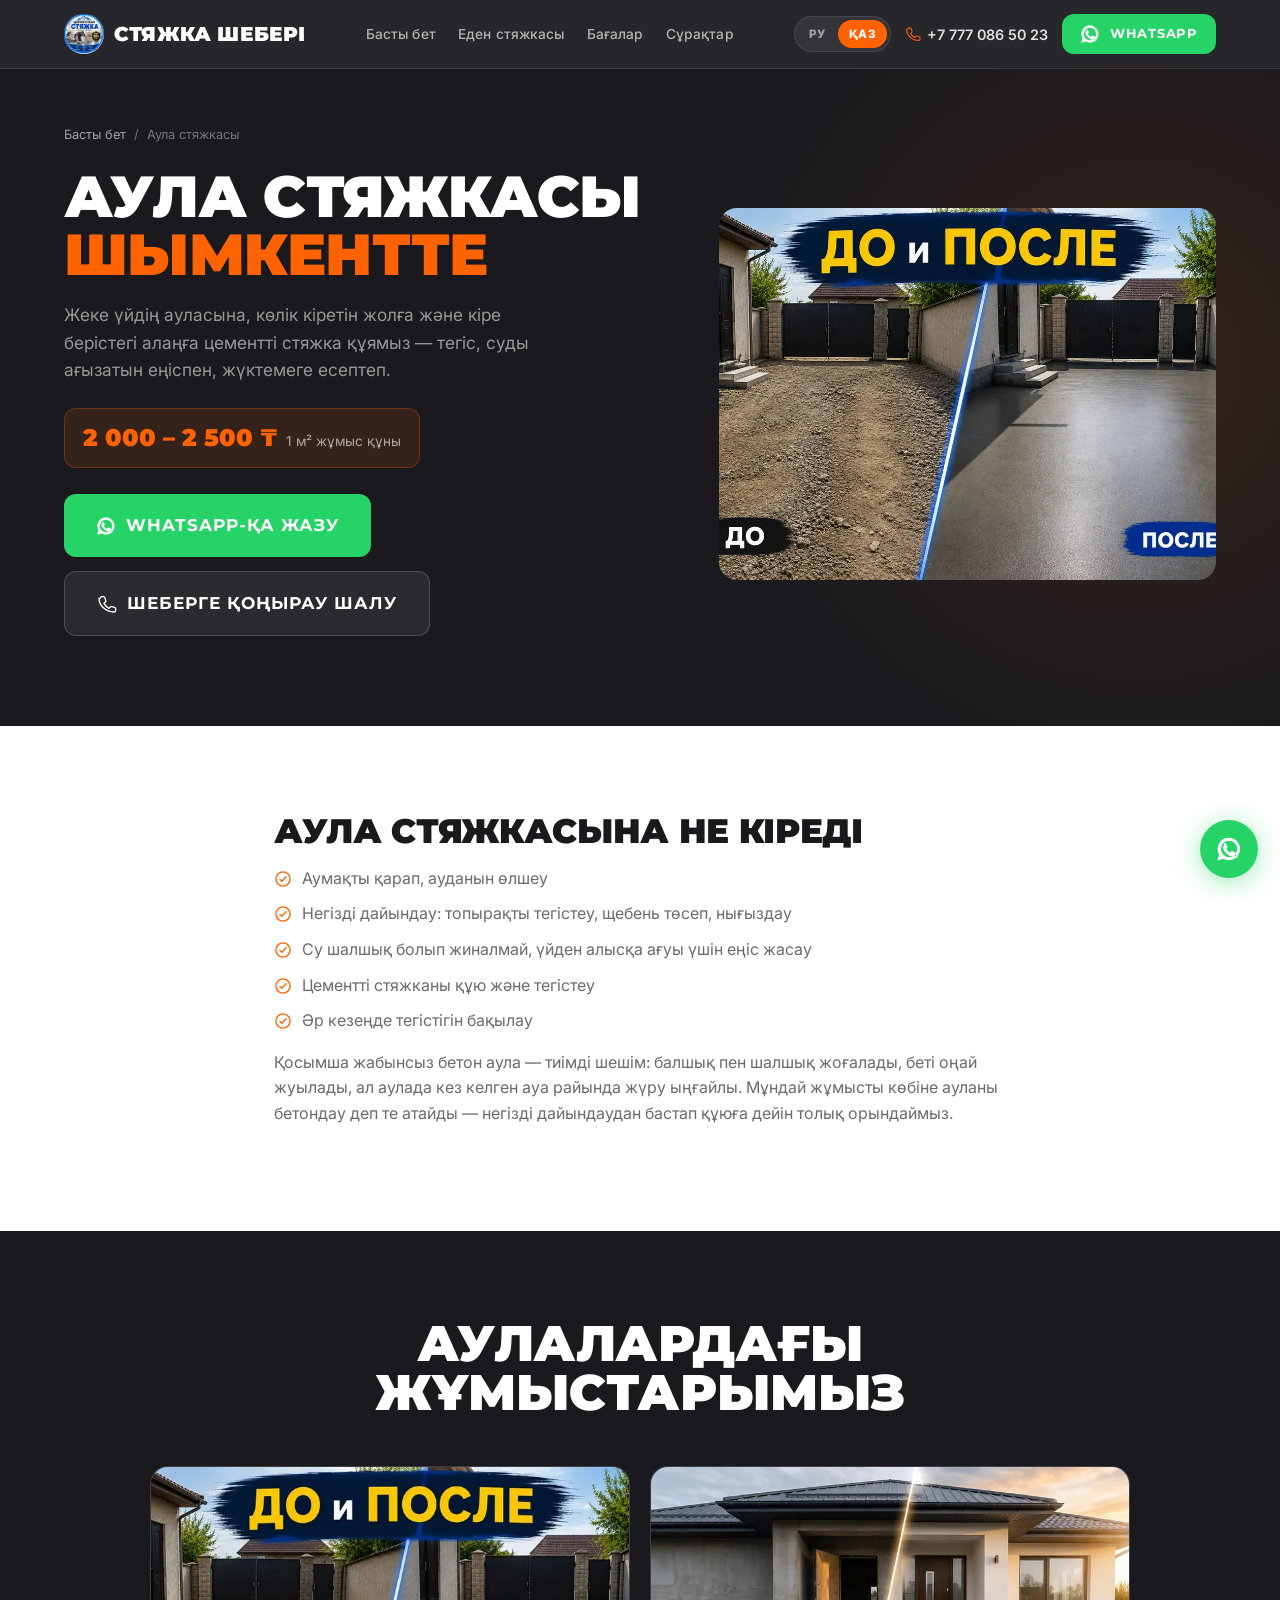
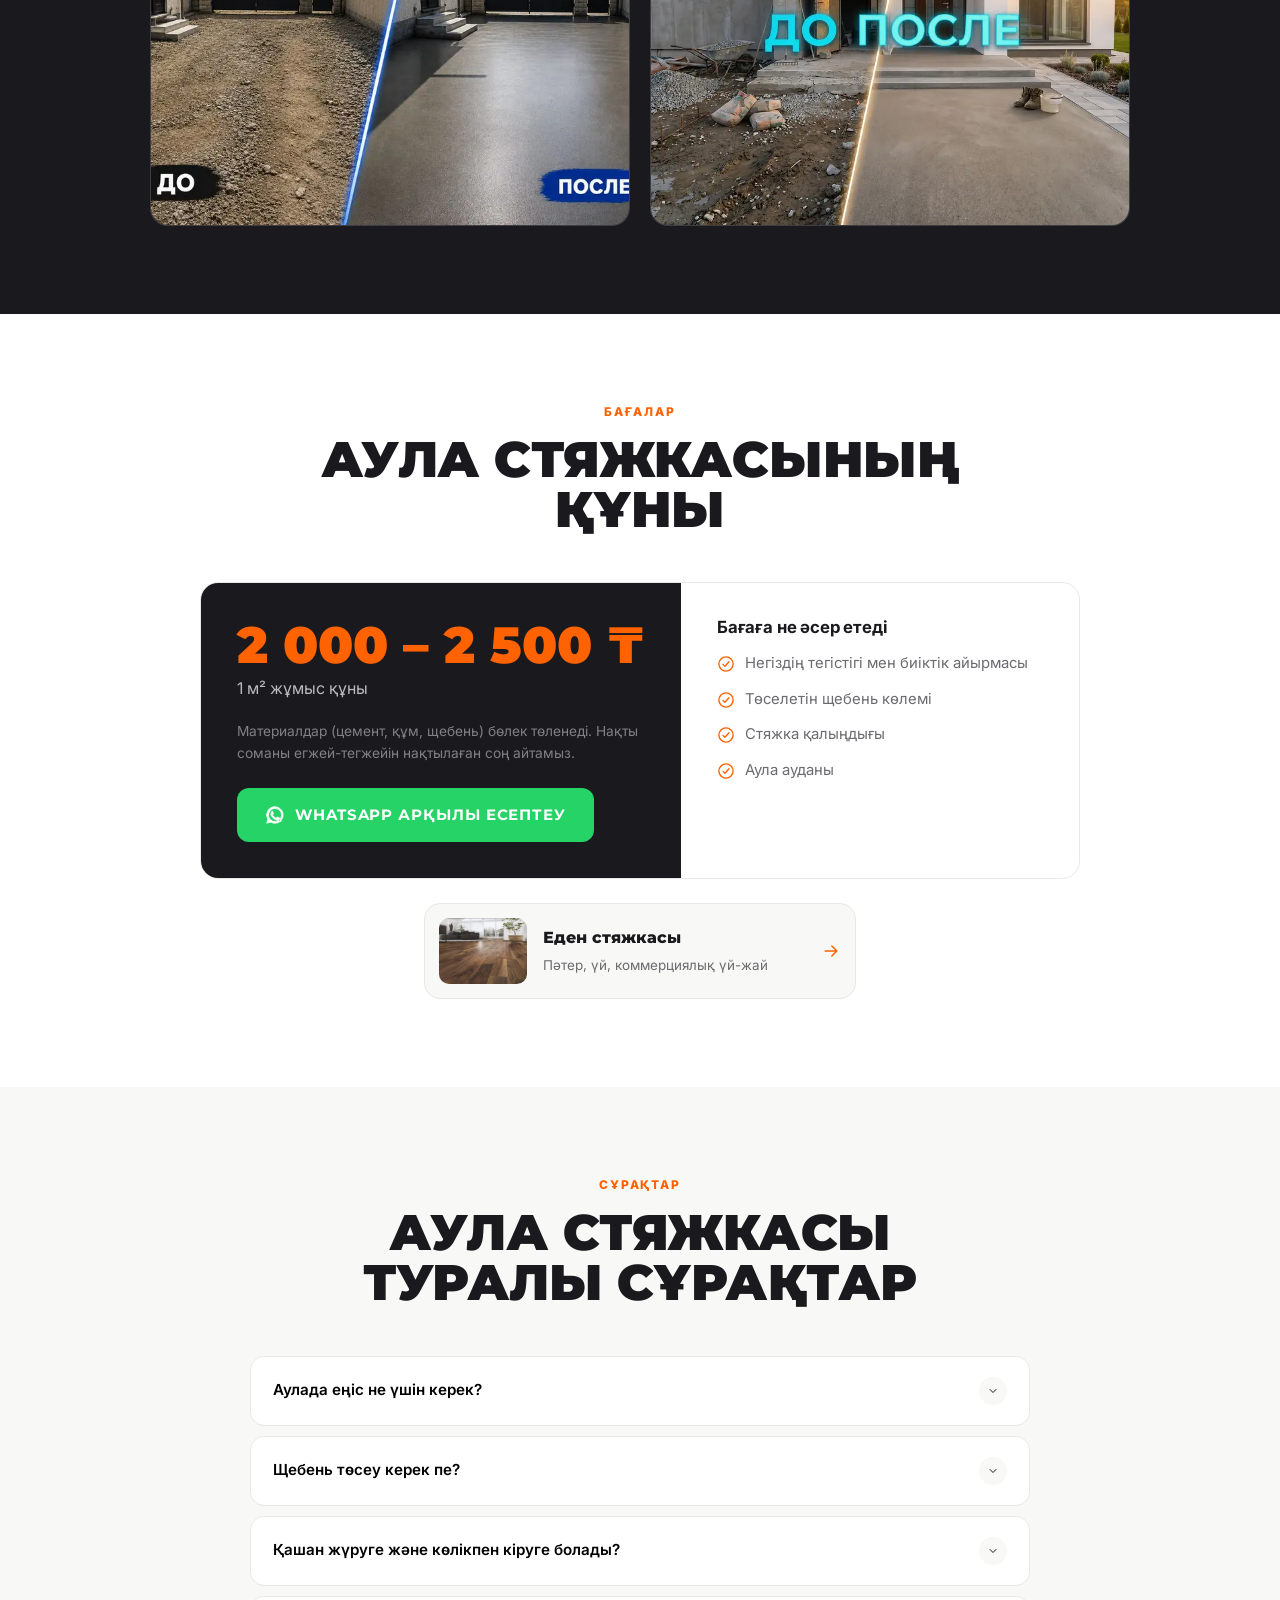
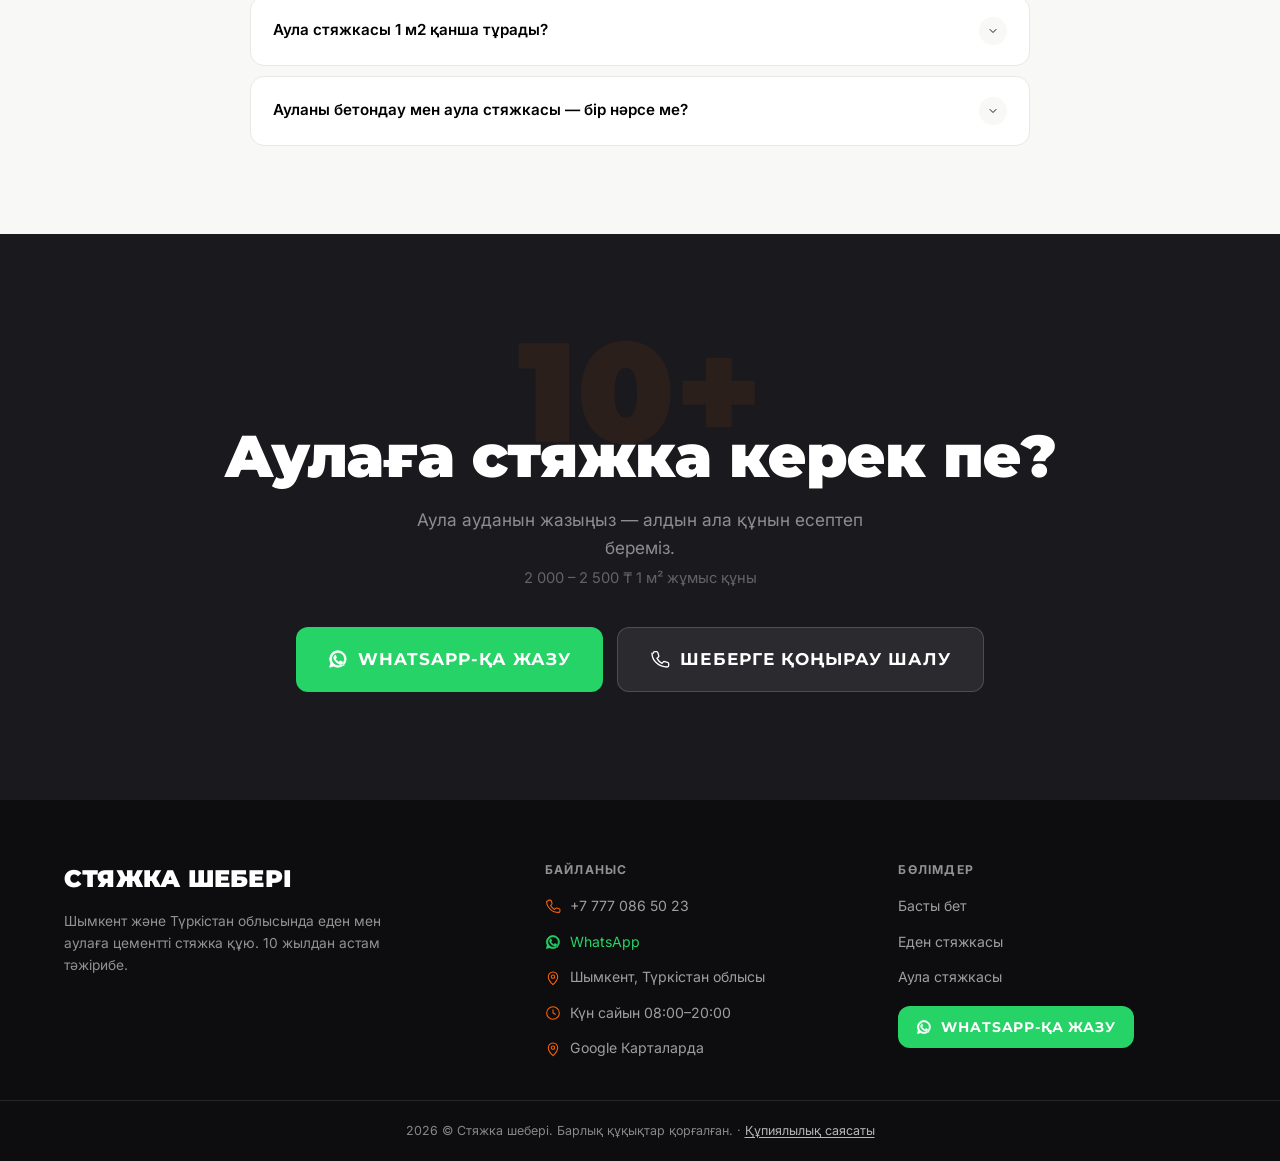
<file: kk/styazhka-dvora/index.html>
<!DOCTYPE html>
<html lang="kk">
<head>
<meta charset="UTF-8">
<meta name="viewport" content="width=device-width, initial-scale=1.0">
<title>Шымкентте аула стяжкасы — бағасы 2000 ₸/м²-ден | Стяжка шебері</title>
<meta name="description" content="Шымкентте жеке үй ауласына цементті стяжка құю: негізді дайындау, щебень, суды ағызатын еңіс. Жұмыс құны 1 м² үшін 2000–2500 ₸. WhatsApp арқылы есептейміз.">
<meta name="robots" content="index, follow">
<link rel="canonical" href="https://styazhka-shymkent.kz/kk/styazhka-dvora/">
<link rel="alternate" hreflang="ru" href="https://styazhka-shymkent.kz/styazhka-dvora/">
<link rel="alternate" hreflang="kk" href="https://styazhka-shymkent.kz/kk/styazhka-dvora/">
<link rel="alternate" hreflang="x-default" href="https://styazhka-shymkent.kz/styazhka-dvora/">

<meta property="og:type" content="website">
<meta property="og:title" content="Шымкентте аула стяжкасы — бағасы 2000 ₸/м²-ден | Стяжка шебері">
<meta property="og:description" content="Аулаға, кіре беріс жолға және үй алдындағы алаңға суды ағызатын еңіспен тегіс стяжка. Жұмыс құны 1 м² үшін 2000 ₸-ден.">
<meta property="og:image" content="https://styazhka-shymkent.kz/images/hero-driveway.jpg">
<meta property="og:url" content="https://styazhka-shymkent.kz/kk/styazhka-dvora/">
<meta property="og:locale" content="kk_KZ">

<link rel="icon" href="/favicon.ico" sizes="any">
<link rel="icon" type="image/png" sizes="48x48" href="/favicon-48.png">
<link rel="icon" type="image/png" sizes="96x96" href="/favicon-96.png">
<link rel="icon" type="image/png" sizes="120x120" href="/favicon-120.png">
<link rel="icon" type="image/png" sizes="192x192" href="/favicon-192.png">
<link rel="apple-touch-icon" href="/apple-touch-icon.png">

<link rel="preconnect" href="https://fonts.googleapis.com">
<link rel="preconnect" href="https://fonts.gstatic.com" crossorigin>
<link rel="preload" as="style" href="https://fonts.googleapis.com/css2?family=Montserrat:wght@600;700;800;900&family=Inter:wght@400;500;600;700&display=swap">
<link href="https://fonts.googleapis.com/css2?family=Montserrat:wght@600;700;800;900&family=Inter:wght@400;500;600;700&display=swap" rel="stylesheet" media="print" onload="this.media='all'">
<noscript><link href="https://fonts.googleapis.com/css2?family=Montserrat:wght@600;700;800;900&family=Inter:wght@400;500;600;700&display=swap" rel="stylesheet"></noscript>

<link rel="stylesheet" href="/styles.css?v=4">

<script type="application/ld+json">
{
  "@context": "https://schema.org",
  "@type": "Service",
  "name": "Аула стяжкасы — Шымкент",
  "serviceType": "Аулаға цементті стяжка құю",
  "url": "https://styazhka-shymkent.kz/kk/styazhka-dvora/",
  "description": "Шымкентте жеке үй ауласына цементті стяжка құю: негізді дайындау, щебень, суды ағызатын еңіс. Жұмыс құны 1 м² үшін 2000–2500 ₸. WhatsApp арқылы есептейміз.",
  "image": "https://styazhka-shymkent.kz/images/hero-driveway.jpg",
  "areaServed": [
    {
      "@type": "City",
      "name": "Шымкент"
    },
    {
      "@type": "AdministrativeArea",
      "name": "Түркістан облысы"
    }
  ],
  "provider": {
    "@type": "HomeAndConstructionBusiness",
    "name": "Стяжка шебері",
    "telephone": "+77770865023",
    "url": "https://styazhka-shymkent.kz/kk/"
  },
  "offers": {
    "@type": "Offer",
    "priceCurrency": "KZT",
    "priceSpecification": {
      "@type": "UnitPriceSpecification",
      "priceCurrency": "KZT",
      "minPrice": 2000,
      "maxPrice": 2500,
      "unitText": "м²"
    }
  }
}
</script>
<script type="application/ld+json">
{
  "@context": "https://schema.org",
  "@type": "BreadcrumbList",
  "itemListElement": [
    {
      "@type": "ListItem",
      "position": 1,
      "name": "Басты бет",
      "item": "https://styazhka-shymkent.kz/kk/"
    },
    {
      "@type": "ListItem",
      "position": 2,
      "name": "Аула стяжкасы",
      "item": "https://styazhka-shymkent.kz/kk/styazhka-dvora/"
    }
  ]
}
</script>
<!-- Google tag (gtag.js) -->
<script async src="https://www.googletagmanager.com/gtag/js?id=G-07XGG4WK3K"></script>
<script>
  window.dataLayer = window.dataLayer || [];
  function gtag(){dataLayer.push(arguments);}
  gtag('js', new Date());
  gtag('config', 'G-07XGG4WK3K');
</script>
<!-- Yandex.Metrika counter -->
<script type="text/javascript">
    (function(m,e,t,r,i,k,a){
        m[i]=m[i]||function(){(m[i].a=m[i].a||[]).push(arguments)};
        m[i].l=1*new Date();
        for (var j = 0; j < document.scripts.length; j++) {if (document.scripts[j].src === r) { return; }}
        k=e.createElement(t),a=e.getElementsByTagName(t)[0],k.async=1,k.src=r,a.parentNode.insertBefore(k,a)
    })(window, document,'script','https://mc.yandex.ru/metrika/tag.js?id=113211714', 'ym');

    ym(113211714, 'init', {ssr:true, webvisor:true, clickmap:true, ecommerce:"dataLayer", accurateTrackBounce:true, trackLinks:true});
</script>
<!-- /Yandex.Metrika counter -->
</head>
<body>
<noscript><div><img src="https://mc.yandex.ru/watch/113211714" style="position:absolute; left:-9999px;" alt="" /></div></noscript>

<!-- ===== ICON SPRITE ===== -->
<svg style="display:none">
  <defs>
    <symbol id="i-award" viewBox="0 0 24 24" fill="none" stroke="currentColor" stroke-width="1.6" stroke-linecap="round" stroke-linejoin="round">
      <circle cx="12" cy="8" r="6"/><path d="M8.5 13.5 7 22l5-3 5 3-1.5-8.5"/>
    </symbol>
    <symbol id="i-users" viewBox="0 0 24 24" fill="none" stroke="currentColor" stroke-width="1.6" stroke-linecap="round" stroke-linejoin="round">
      <circle cx="9" cy="8" r="3.2"/><path d="M2.5 20c0-3.5 2.9-6 6.5-6s6.5 2.5 6.5 6"/>
      <circle cx="17" cy="8.5" r="2.6"/><path d="M16 14.3c2.9.4 5 2.6 5 5.7"/>
    </symbol>
    <symbol id="i-pin" viewBox="0 0 24 24" fill="none" stroke="currentColor" stroke-width="1.6" stroke-linecap="round" stroke-linejoin="round">
      <path d="M12 22s7-6.6 7-12a7 7 0 1 0-14 0c0 5.4 7 12 7 12Z"/><circle cx="12" cy="10" r="2.5"/>
    </symbol>
    <symbol id="i-calc" viewBox="0 0 24 24" fill="none" stroke="currentColor" stroke-width="1.6" stroke-linecap="round" stroke-linejoin="round">
      <rect x="4" y="2" width="16" height="20" rx="2"/><path d="M8 7h8M8 12h.01M12 12h.01M16 12h.01M8 16h.01M12 16h.01M16 16h.01"/>
    </symbol>
    <symbol id="i-phone" viewBox="0 0 24 24" fill="none" stroke="currentColor" stroke-width="1.6" stroke-linecap="round" stroke-linejoin="round">
      <path d="M4 5c0-1 .8-1.8 1.8-1.8h2c.8 0 1.5.5 1.7 1.3l1 3.4c.2.7 0 1.5-.6 2l-1.5 1.3a14 14 0 0 0 6 6l1.3-1.5c.5-.6 1.3-.8 2-.6l3.4 1c.8.2 1.3.9 1.3 1.7v2c0 1-.8 1.8-1.8 1.8C10.3 21.6 2.4 13.7 2.4 5"/>
    </symbol>
    <symbol id="i-whatsapp" viewBox="0 0 24 24" fill="currentColor">
      <path d="M12 2.2A9.8 9.8 0 0 0 3.4 17l-1.3 4.8L7 20.5A9.8 9.8 0 1 0 12 2.2Zm0 1.8a8 8 0 0 1 6.7 12.3l-.2.4.8 3-3.1-.8-.4.2A8 8 0 1 1 12 4Zm-3.4 4c-.2 0-.5 0-.7.4-.2.4-.9 1-.9 2.3 0 1.3 1 2.6 1.1 2.8.1.2 2 3.1 4.8 4.2 2.4 1 2.4.6 2.8.6.5 0 1.6-.6 1.8-1.3.2-.6.2-1.1.2-1.2-.1-.1-.3-.2-.6-.4l-2-1c-.3-.1-.5-.1-.6.1l-.9 1.1c-.2.2-.3.2-.6.1-.3-.1-1.2-.5-2.3-1.5-.9-.8-1.4-1.7-1.6-2-.2-.3 0-.5.1-.6l.5-.6c.2-.2.2-.4.3-.6.1-.2 0-.4 0-.6l-.9-2.1c-.2-.5-.4-.5-.6-.5h-.5Z"/>
    </symbol>
    <symbol id="i-check" viewBox="0 0 24 24" fill="none" stroke="currentColor" stroke-width="1.8" stroke-linecap="round" stroke-linejoin="round">
      <circle cx="12" cy="12" r="9.5"/><path d="m8 12.5 2.5 2.5 5.5-6"/>
    </symbol>
    <symbol id="i-star" viewBox="0 0 24 24" fill="currentColor">
      <path d="M12 2.5l2.9 6.1 6.6.8-4.9 4.5 1.3 6.6L12 17.4l-5.9 3.1 1.3-6.6-4.9-4.5 6.6-.8Z"/>
    </symbol>
    <symbol id="i-home" viewBox="0 0 24 24" fill="none" stroke="currentColor" stroke-width="1.6" stroke-linecap="round" stroke-linejoin="round">
      <path d="M3.5 11 12 3.5 20.5 11"/><path d="M6 9.5V20a1 1 0 0 0 1 1h4v-6h2v6h4a1 1 0 0 0 1-1V9.5"/>
    </symbol>
    <symbol id="i-building" viewBox="0 0 24 24" fill="none" stroke="currentColor" stroke-width="1.6" stroke-linecap="round" stroke-linejoin="round">
      <rect x="5" y="3" width="14" height="18" rx="1"/><path d="M9 7h1M14 7h1M9 11h1M14 11h1M9 15h1M14 15h1M10 21v-4h4v4"/>
    </symbol>
    <symbol id="i-layers" viewBox="0 0 24 24" fill="none" stroke="currentColor" stroke-width="1.6" stroke-linecap="round" stroke-linejoin="round">
      <path d="m12 3 9 5-9 5-9-5 9-5Z"/><path d="m3 13 9 5 9-5"/>
    </symbol>
    <symbol id="i-grid" viewBox="0 0 24 24" fill="none" stroke="currentColor" stroke-width="1.6" stroke-linecap="round" stroke-linejoin="round">
      <rect x="3.5" y="3.5" width="7.5" height="7.5" rx="1"/><rect x="13" y="3.5" width="7.5" height="7.5" rx="1"/>
      <rect x="3.5" y="13" width="7.5" height="7.5" rx="1"/><rect x="13" y="13" width="7.5" height="7.5" rx="1"/>
    </symbol>
    <symbol id="i-tree" viewBox="0 0 24 24" fill="none" stroke="currentColor" stroke-width="1.6" stroke-linecap="round" stroke-linejoin="round">
      <path d="M12 2 7 10h3l-4 6h4v6h4v-6h4l-4-6h3L12 2Z"/>
    </symbol>
    <symbol id="i-garage" viewBox="0 0 24 24" fill="none" stroke="currentColor" stroke-width="1.6" stroke-linecap="round" stroke-linejoin="round">
      <path d="M3 21V9l9-6 9 6v12"/><path d="M5 21v-9h14v9"/><path d="M5 12h14"/>
    </symbol>
    <symbol id="i-briefcase" viewBox="0 0 24 24" fill="none" stroke="currentColor" stroke-width="1.6" stroke-linecap="round" stroke-linejoin="round">
      <rect x="2.5" y="7" width="19" height="13" rx="2"/><path d="M8 7V5a2 2 0 0 1 2-2h4a2 2 0 0 1 2 2v2"/><path d="M2.5 12.5h19"/>
    </symbol>
    <symbol id="i-maximize" viewBox="0 0 24 24" fill="none" stroke="currentColor" stroke-width="1.6" stroke-linecap="round" stroke-linejoin="round">
      <path d="M8 3H4a1 1 0 0 0-1 1v4M16 3h4a1 1 0 0 1 1 1v4M21 16v4a1 1 0 0 1-1 1h-4M3 16v4a1 1 0 0 0 1 1h4"/>
    </symbol>
    <symbol id="i-camera" viewBox="0 0 24 24" fill="none" stroke="currentColor" stroke-width="1.6" stroke-linecap="round" stroke-linejoin="round">
      <path d="M4 8h3l1.5-2h7L17 8h3a1 1 0 0 1 1 1v9a1 1 0 0 1-1 1H4a1 1 0 0 1-1-1V9a1 1 0 0 1 1-1Z"/><circle cx="12" cy="13.5" r="3.4"/>
    </symbol>
    <symbol id="i-clock" viewBox="0 0 24 24" fill="none" stroke="currentColor" stroke-width="1.6" stroke-linecap="round" stroke-linejoin="round">
      <circle cx="12" cy="12" r="9.5"/><path d="M12 7v5l3.5 2"/>
    </symbol>
    <symbol id="i-arrow" viewBox="0 0 24 24" fill="none" stroke="currentColor" stroke-width="1.8" stroke-linecap="round" stroke-linejoin="round">
      <path d="M5 12h14M13 6l6 6-6 6"/>
    </symbol>
    <symbol id="i-chevron" viewBox="0 0 24 24" fill="none" stroke="currentColor" stroke-width="1.8" stroke-linecap="round" stroke-linejoin="round">
      <path d="m6 9 6 6 6-6"/>
    </symbol>
    <symbol id="i-close" viewBox="0 0 24 24" fill="none" stroke="currentColor" stroke-width="1.8" stroke-linecap="round" stroke-linejoin="round">
      <path d="m6 6 12 12M18 6 6 18"/>
    </symbol>
    <symbol id="i-zoom" viewBox="0 0 24 24" fill="none" stroke="currentColor" stroke-width="1.6" stroke-linecap="round" stroke-linejoin="round">
      <circle cx="11" cy="11" r="7"/><path d="m21 21-4.3-4.3M11 8v6M8 11h6"/>
    </symbol>
    <symbol id="i-shield" viewBox="0 0 24 24" fill="none" stroke="currentColor" stroke-width="1.6" stroke-linecap="round" stroke-linejoin="round">
      <path d="M12 2.5 20 6v6c0 5-3.4 8.4-8 9.5C7.4 20.4 4 17 4 12V6l8-3.5Z"/><path d="m8.5 12 2.5 2.5 4.5-5"/>
    </symbol>
  </defs>
</svg>

<!-- ===== HEADER ===== -->
<header class="site-header" id="siteHeader">
  <div class="container header-inner">
    <a href="/kk/" class="logo">
      <img class="logo-mark" src="/images/logo.webp" width="40" height="40" alt="Логотип — Стяжка шебері">
      <span class="logo-stack">
        <span class="logo-text">Стяжка шебері</span>
      </span>
    </a>

    <nav class="main-nav" id="mainNav">
      <a href="/kk/">Басты бет</a>
      <a href="/kk/styazhka-pola/">Еден стяжкасы</a>
      <a href="#price">Бағалар</a>
      <a href="#faq">Сұрақтар</a>
    </nav>

    <div class="header-actions">
      <div class="lang-switch" role="group" aria-label="Тіл / Язык">
        <a href="/styazhka-dvora/" class="lang-btn">РУ</a>
        <a href="/kk/styazhka-dvora/" class="lang-btn active">ҚАЗ</a>
      </div>
      <a href="tel:+77770865023" class="phone-link">
        <svg class="ic"><use href="#i-phone"/></svg> +7 777 086 50 23
      </a>
      <a href="https://wa.me/77770865023?text=Сәлеметсіз бе! Аула стяжкасының құнын білгім келеді." class="btn btn-accent btn-sm">
        <svg class="ic"><use href="#i-whatsapp"/></svg> WhatsApp
      </a>
      <button class="burger" id="burger" aria-label="Мәзір">
        <span></span><span></span><span></span>
      </button>
    </div>
  </div>
</header>

<!-- ===== PAGE HERO ===== -->
<section class="page-hero" id="top">
  <div class="container page-hero-inner">
    <div class="reveal">
      <nav class="breadcrumbs" aria-label="breadcrumb"><a href="/kk/">Басты бет</a> <span>/</span> <span>Аула стяжкасы</span></nav>
      <h1>Аула стяжкасы<br><span class="accent">Шымкентте</span></h1>
      <p class="hero-sub">Жеке үйдің ауласына, көлік кіретін жолға және кіре берістегі алаңға цементті стяжка құямыз — тегіс, суды ағызатын еңіспен, жүктемеге есептеп.</p>
      <div class="page-hero-price"><strong>2 000 – 2 500 ₸</strong> <span>1 м² жұмыс құны</span></div>
      <div class="hero-cta">
        <a href="https://wa.me/77770865023?text=Сәлеметсіз бе! Аула стяжкасының құнын білгім келеді." class="btn btn-accent btn-lg"><svg class="ic"><use href="#i-whatsapp"/></svg> <span>WhatsApp-қа жазу</span></a>
        <a href="tel:+77770865023" class="btn btn-outline btn-lg"><svg class="ic"><use href="#i-phone"/></svg> <span>Шеберге қоңырау шалу</span></a>
      </div>
    </div>
    <div class="page-hero-photo">
      <img src="/images/hero-driveway.webp" width="1100" height="733" alt="Шымкентте аула стяжкасы дейін және кейін" loading="lazy">
    </div>
  </div>
</section>

<!-- ===== INCLUDED ===== -->
<section class="section">
  <div class="container prose reveal">
    <h2>Аула стяжкасына не кіреді</h2>
    <ul>
      <li><svg class="ic"><use href="#i-check"/></svg> <span>Аумақты қарап, ауданын өлшеу</span></li>
      <li><svg class="ic"><use href="#i-check"/></svg> <span>Негізді дайындау: топырақты тегістеу, щебень төсеп, нығыздау</span></li>
      <li><svg class="ic"><use href="#i-check"/></svg> <span>Су шалшық болып жиналмай, үйден алысқа ағуы үшін еңіс жасау</span></li>
      <li><svg class="ic"><use href="#i-check"/></svg> <span>Цементті стяжканы құю және тегістеу</span></li>
      <li><svg class="ic"><use href="#i-check"/></svg> <span>Әр кезеңде тегістігін бақылау</span></li>
    </ul>
    <p>Қосымша жабынсыз бетон аула — тиімді шешім: балшық пен шалшық жоғалады, беті оңай жуылады, ал аулада кез келген ауа райында жүру ыңғайлы. Мұндай жұмысты көбіне ауланы бетондау деп те атайды — негізді дайындаудан бастап құюға дейін толық орындаймыз.</p>
  </div>
</section>

<!-- ===== GALLERY ===== -->
<section class="section section-dark" id="works">
  <div class="container">
    <div class="section-head reveal">
      <h2>Аулалардағы жұмыстарымыз</h2>
    </div>
    <div class="grid gallery-2">
      <div class="ba-item reveal" data-label="Жеке үй ауласының стяжкасы" data-img="/images/before-after-yard.webp">
        <img src="/images/before-after-yard-sm.webp" width="800" height="533" alt="Аула стяжкасы дейін және кейін — Шымкент" loading="lazy">
        <div class="ba-overlay"><span>Жеке үй ауласының стяжкасы</span></div>
        <div class="ba-zoom"><svg class="ic"><use href="#i-zoom"/></svg></div>
      </div>
      <div class="ba-item reveal" data-label="Үй кірер алдындағы стяжка" data-img="/images/before-after-house.webp">
        <img src="/images/before-after-house-sm.webp" width="800" height="599" alt="Үй алдындағы стяжка дейін және кейін — Шымкент" loading="lazy">
        <div class="ba-overlay"><span>Үй кірер алдындағы стяжка</span></div>
        <div class="ba-zoom"><svg class="ic"><use href="#i-zoom"/></svg></div>
      </div>
    </div>
  </div>
</section>

<!-- ===== PRICE ===== -->
<section class="section" id="price">
  <div class="container">
    <div class="section-head reveal">
      <span class="eyebrow">Бағалар</span>
      <h2>Аула стяжкасының құны</h2>
    </div>
    <div class="price-card reveal">
      <div class="price-main">
        <div class="price-value">2 000 – 2 500 ₸</div>
        <div class="price-unit">1 м² жұмыс құны</div>
        <p class="price-note">Материалдар (цемент, құм, щебень) бөлек төленеді. Нақты соманы егжей-тегжейін нақтылаған соң айтамыз.</p>
        <a href="https://wa.me/77770865023?text=Сәлеметсіз бе! Аула стяжкасының құнын білгім келеді." class="btn btn-accent"><svg class="ic"><use href="#i-whatsapp"/></svg> <span>WhatsApp арқылы есептеу</span></a>
      </div>
      <div class="price-factors">
        <h3>Бағаға не әсер етеді</h3>
        <ul>
          <li><svg class="ic"><use href="#i-check"/></svg> <span>Негіздің тегістігі мен биіктік айырмасы</span></li>
          <li><svg class="ic"><use href="#i-check"/></svg> <span>Төселетін щебень көлемі</span></li>
          <li><svg class="ic"><use href="#i-check"/></svg> <span>Стяжка қалыңдығы</span></li>
          <li><svg class="ic"><use href="#i-check"/></svg> <span>Аула ауданы</span></li>
        </ul>
      </div>
    </div>
    <div class="service-links reveal">
      <a href="/kk/styazhka-pola/" class="service-link">
        <img width="88" height="66" src="/images/floor-laminate.webp" alt="Еден стяжкасы" loading="lazy">
        <div><strong>Еден стяжкасы</strong><span>Пәтер, үй, коммерциялық үй-жай</span></div>
        <svg class="ic"><use href="#i-arrow"/></svg>
      </a>
    </div>
  </div>
</section>

<!-- ===== FAQ ===== -->
<section class="section section-surface" id="faq">
  <div class="container">
    <div class="section-head reveal">
      <span class="eyebrow">Сұрақтар</span>
      <h2>Аула стяжкасы туралы сұрақтар</h2>
    </div>
    <div class="faq-list reveal">
      <div class="faq-item">
        <button class="faq-q" aria-expanded="false"><span>Аулада еңіс не үшін керек?</span> <span class="faq-q-icon"><svg class="ic"><use href="#i-chevron"/></svg></span></button>
        <div class="faq-a"><p>Жаңбыр мен қар суы шалшық болып жиналмай, үйден алысқа ағуы және іргетасты шаймауы үшін. Еңісті негізді дайындау кезеңінде-ақ жасаймыз.</p></div>
      </div>
      <div class="faq-item">
        <button class="faq-q" aria-expanded="false"><span>Щебень төсеу керек пе?</span> <span class="faq-q-icon"><svg class="ic"><use href="#i-chevron"/></svg></span></button>
        <div class="faq-a"><p>Көбіне иә: щебень берік негіз жасап, шөгу қаупін азайтады. Қанша щебень керегін орнында анықтаймыз — баға да соған байланысты.</p></div>
      </div>
      <div class="faq-item">
        <button class="faq-q" aria-expanded="false"><span>Қашан жүруге және көлікпен кіруге болады?</span> <span class="faq-q-icon"><svg class="ic"><use href="#i-chevron"/></svg></span></button>
        <div class="faq-a"><p>Үстінен жүруге 2–3 күннен кейін болады, толық беріктікке стяжка 28 күнде жетеді. Көлікпен беріктік жиналған соң кірген дұрыс — нақты мерзімін нысаныңызға қарай айтамыз.</p></div>
      </div>
      <div class="faq-item">
        <button class="faq-q" aria-expanded="false"><span>Аула стяжкасы 1 м2 қанша тұрады?</span> <span class="faq-q-icon"><svg class="ic"><use href="#i-chevron"/></svg></span></button>
        <div class="faq-a"><p>Жұмыс құны 1 м² үшін 2 000–2 500 ₸, материалдар бөлек төленеді. Аула ауданы мен фотосын WhatsApp-қа жіберіңіз — алдын ала есептеп береміз.</p></div>
      </div>
      <div class="faq-item">
        <button class="faq-q" aria-expanded="false"><span>Ауланы бетондау мен аула стяжкасы — бір нәрсе ме?</span> <span class="faq-q-icon"><svg class="ic"><use href="#i-chevron"/></svg></span></button>
        <div class="faq-a"><p>Әдетте бір жұмысты осылай атайды: щебеннен дайындалған негізге ауланың тегіс цементті жабынын құю. Ауланы суды ағызатын еңіспен және жүктемеге есептеп құямыз.</p></div>
      </div>
    </div>
  </div>
</section>

<!-- ===== FINAL CTA ===== -->
<section class="section section-dark" id="contact-form">
  <div class="container final-cta reveal">
    <div class="final-watermark">10+</div>
    <h2>Аулаға стяжка керек пе?</h2>
    <p class="lead">Аула ауданын жазыңыз — алдын ала құнын есептеп береміз.</p>
    <p class="sub">2 000 – 2 500 ₸ 1 м² жұмыс құны</p>
    <div class="final-cta-buttons">
      <a href="https://wa.me/77770865023?text=Сәлеметсіз бе! Аула стяжкасының құнын білгім келеді." class="btn btn-accent btn-lg"><svg class="ic"><use href="#i-whatsapp"/></svg> <span>WhatsApp-қа жазу</span></a>
      <a href="tel:+77770865023" class="btn btn-outline btn-lg"><svg class="ic"><use href="#i-phone"/></svg> <span>Шеберге қоңырау шалу</span></a>
    </div>
  </div>
</section>

<!-- ===== FOOTER ===== -->
<footer class="site-footer">
  <div class="container footer-inner">
    <div class="footer-brand">
      <span class="logo-text">Стяжка шебері</span>
      <p>Шымкент және Түркістан облысында еден мен аулаға цементті стяжка құю. 10 жылдан астам тәжірибе.</p>
    </div>
    <div class="footer-col">
      <h3>Байланыс</h3>
      <a href="tel:+77770865023"><svg class="ic"><use href="#i-phone"/></svg> +7 777 086 50 23</a>
      <a href="https://wa.me/77770865023" class="whatsapp-link"><svg class="ic"><use href="#i-whatsapp"/></svg> WhatsApp</a>
      <span><svg class="ic"><use href="#i-pin"/></svg> <span>Шымкент, Түркістан облысы</span></span>
      <span><svg class="ic"><use href="#i-clock"/></svg> <span>Күн сайын 08:00–20:00</span></span>
      <a href="https://maps.app.goo.gl/fH9EG4186t8MwVMS7" target="_blank" rel="noopener"><svg class="ic"><use href="#i-pin"/></svg> Google Карталарда</a>
    </div>
    <div class="footer-col">
      <h3>Бөлімдер</h3>
      <a href="/kk/">Басты бет</a>
      <a href="/kk/styazhka-pola/">Еден стяжкасы</a>
      <a href="/kk/styazhka-dvora/">Аула стяжкасы</a>
      <a href="https://wa.me/77770865023?text=Сәлеметсіз бе! Аула стяжкасының құнын білгім келеді." class="btn btn-accent btn-sm footer-cta"><svg class="ic"><use href="#i-whatsapp"/></svg> <span>WhatsApp-қа жазу</span></a>
    </div>
  </div>
  <div class="footer-bottom">
    <div class="container"><span id="year"></span> <span>© Стяжка шебері. Барлық құқықтар қорғалған.</span> · <a href="/kk/privacy/">Құпиялылық саясаты</a></div>
  </div>
</footer>

<!-- ===== FLOATING / MOBILE BAR ===== -->
<a href="https://wa.me/77770865023?text=Сәлеметсіз бе! Аула стяжкасының құнын білгім келеді." class="float-btn" aria-label="WhatsApp-қа жазу">
  <svg class="ic"><use href="#i-whatsapp"/></svg>
</a>

<div class="mobile-bar">
  <a href="tel:+77770865023"><svg class="ic"><use href="#i-phone"/></svg> <span>Қоңырау шалу</span></a>
  <a href="https://wa.me/77770865023?text=Сәлеметсіз бе! Аула стяжкасының құнын білгім келеді."><svg class="ic"><use href="#i-whatsapp"/></svg> WhatsApp</a>
</div>

<!-- ===== LIGHTBOX MODAL ===== -->
<div class="modal" id="baModal">
  <div class="modal-inner">
    <button class="modal-close" id="modalClose" aria-label="Жабу"><svg class="ic"><use href="#i-close"/></svg></button>
    <img class="modal-photo" id="modalPhoto" alt="">
    <p id="modalLabel"></p>
  </div>
</div>

<script src="/script.js?v=5"></script>
</body>
</html>
</file>
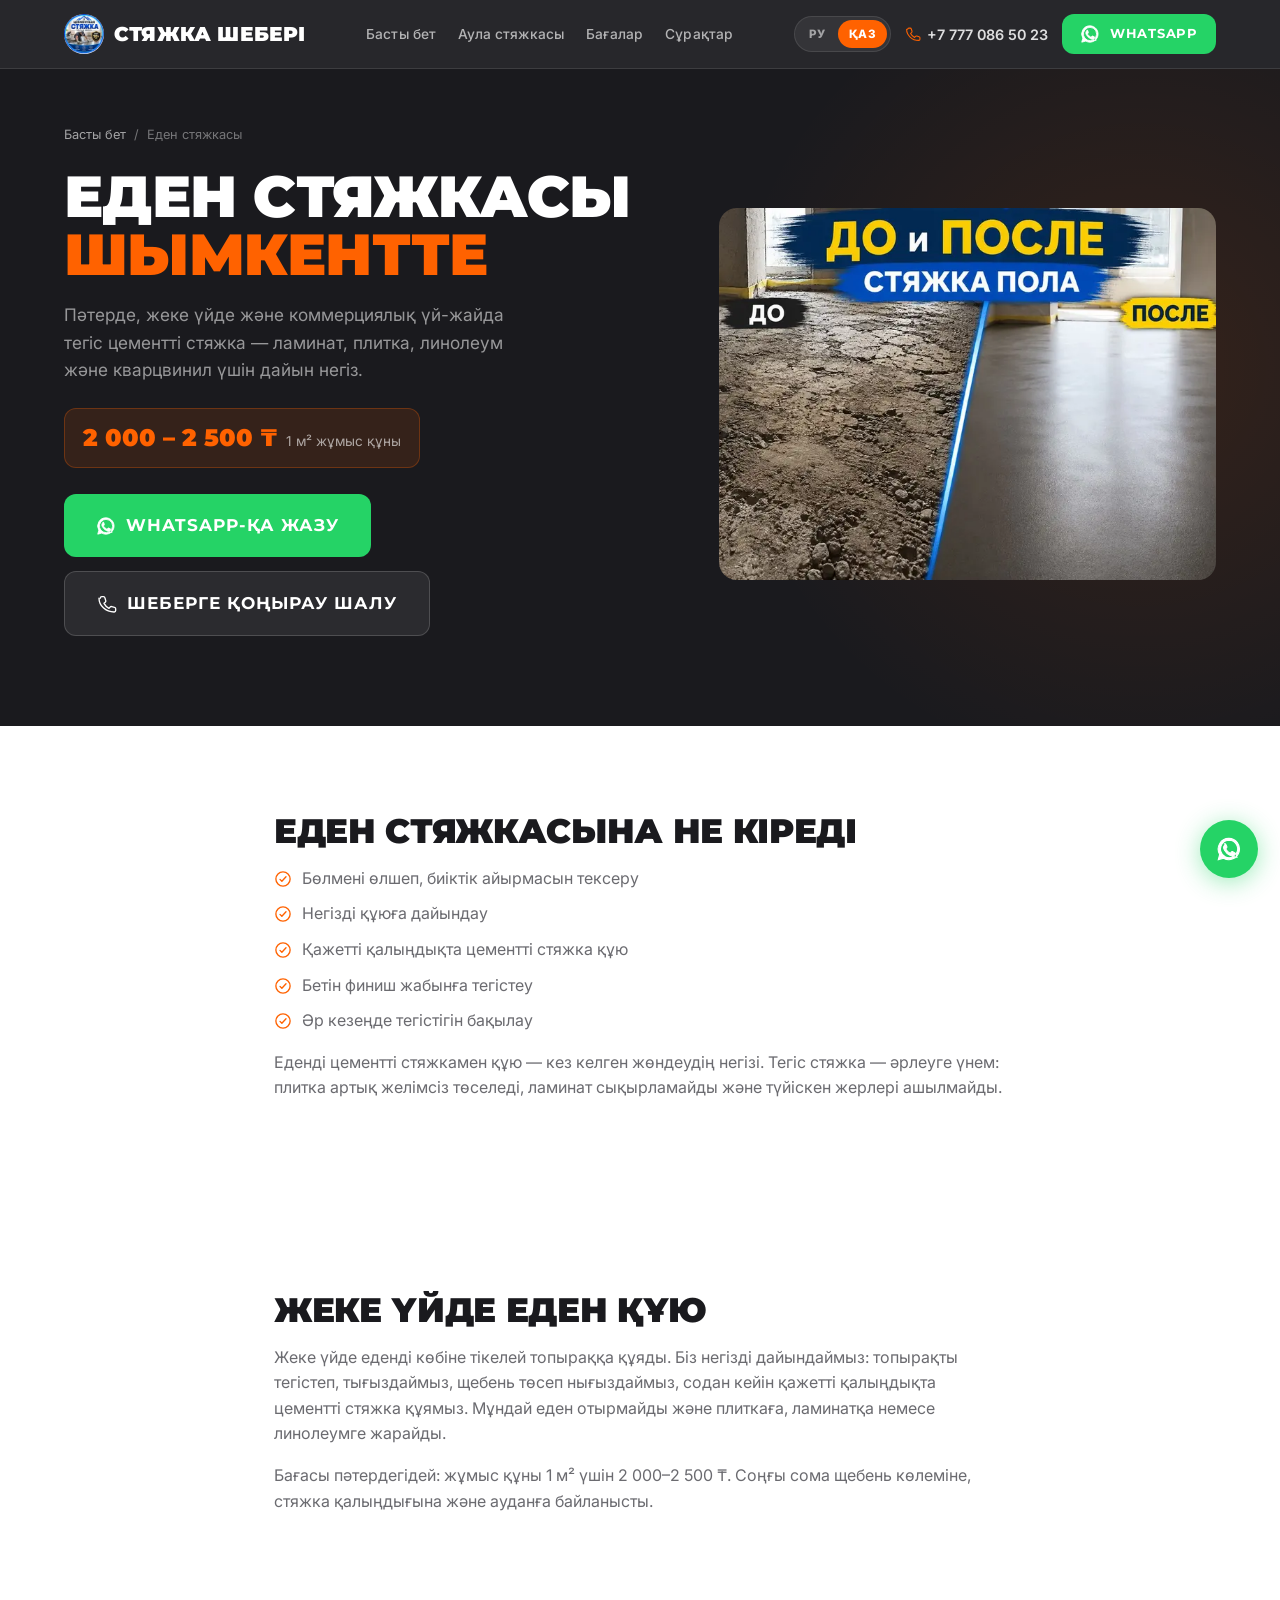
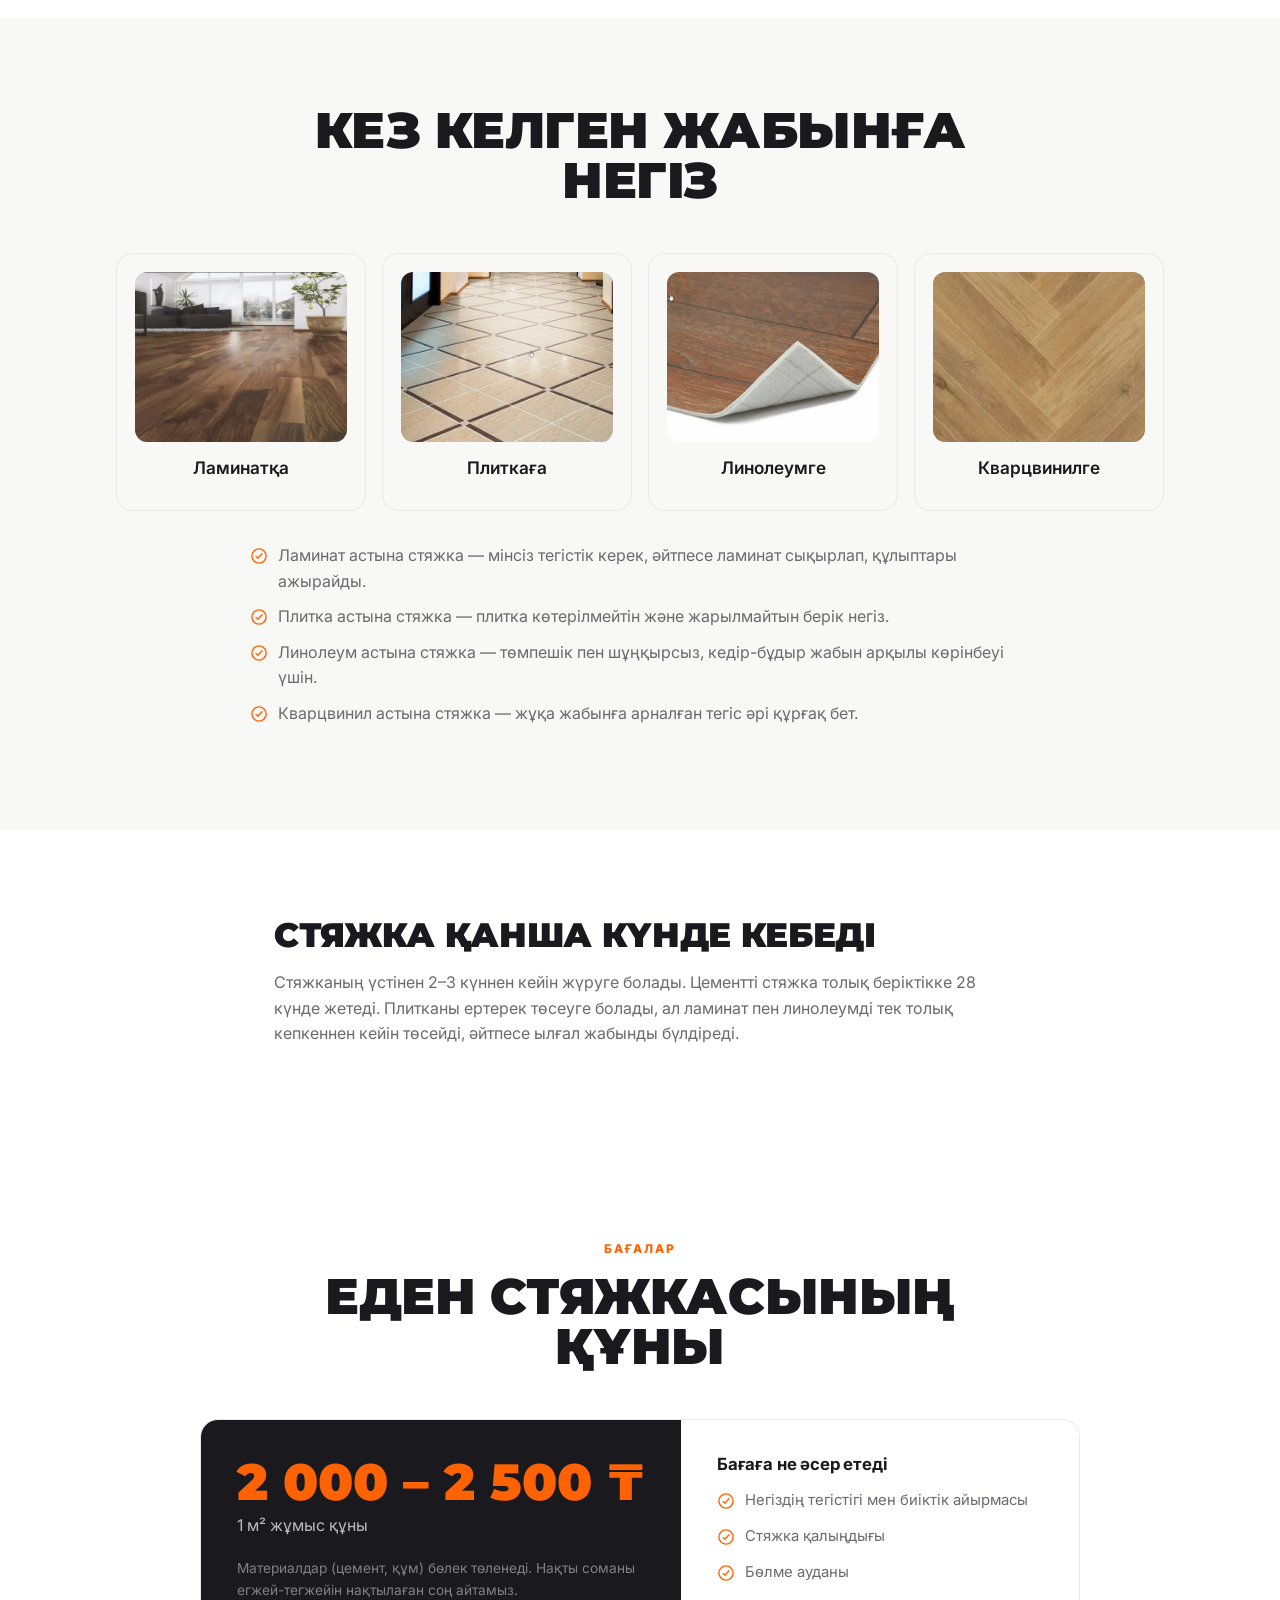
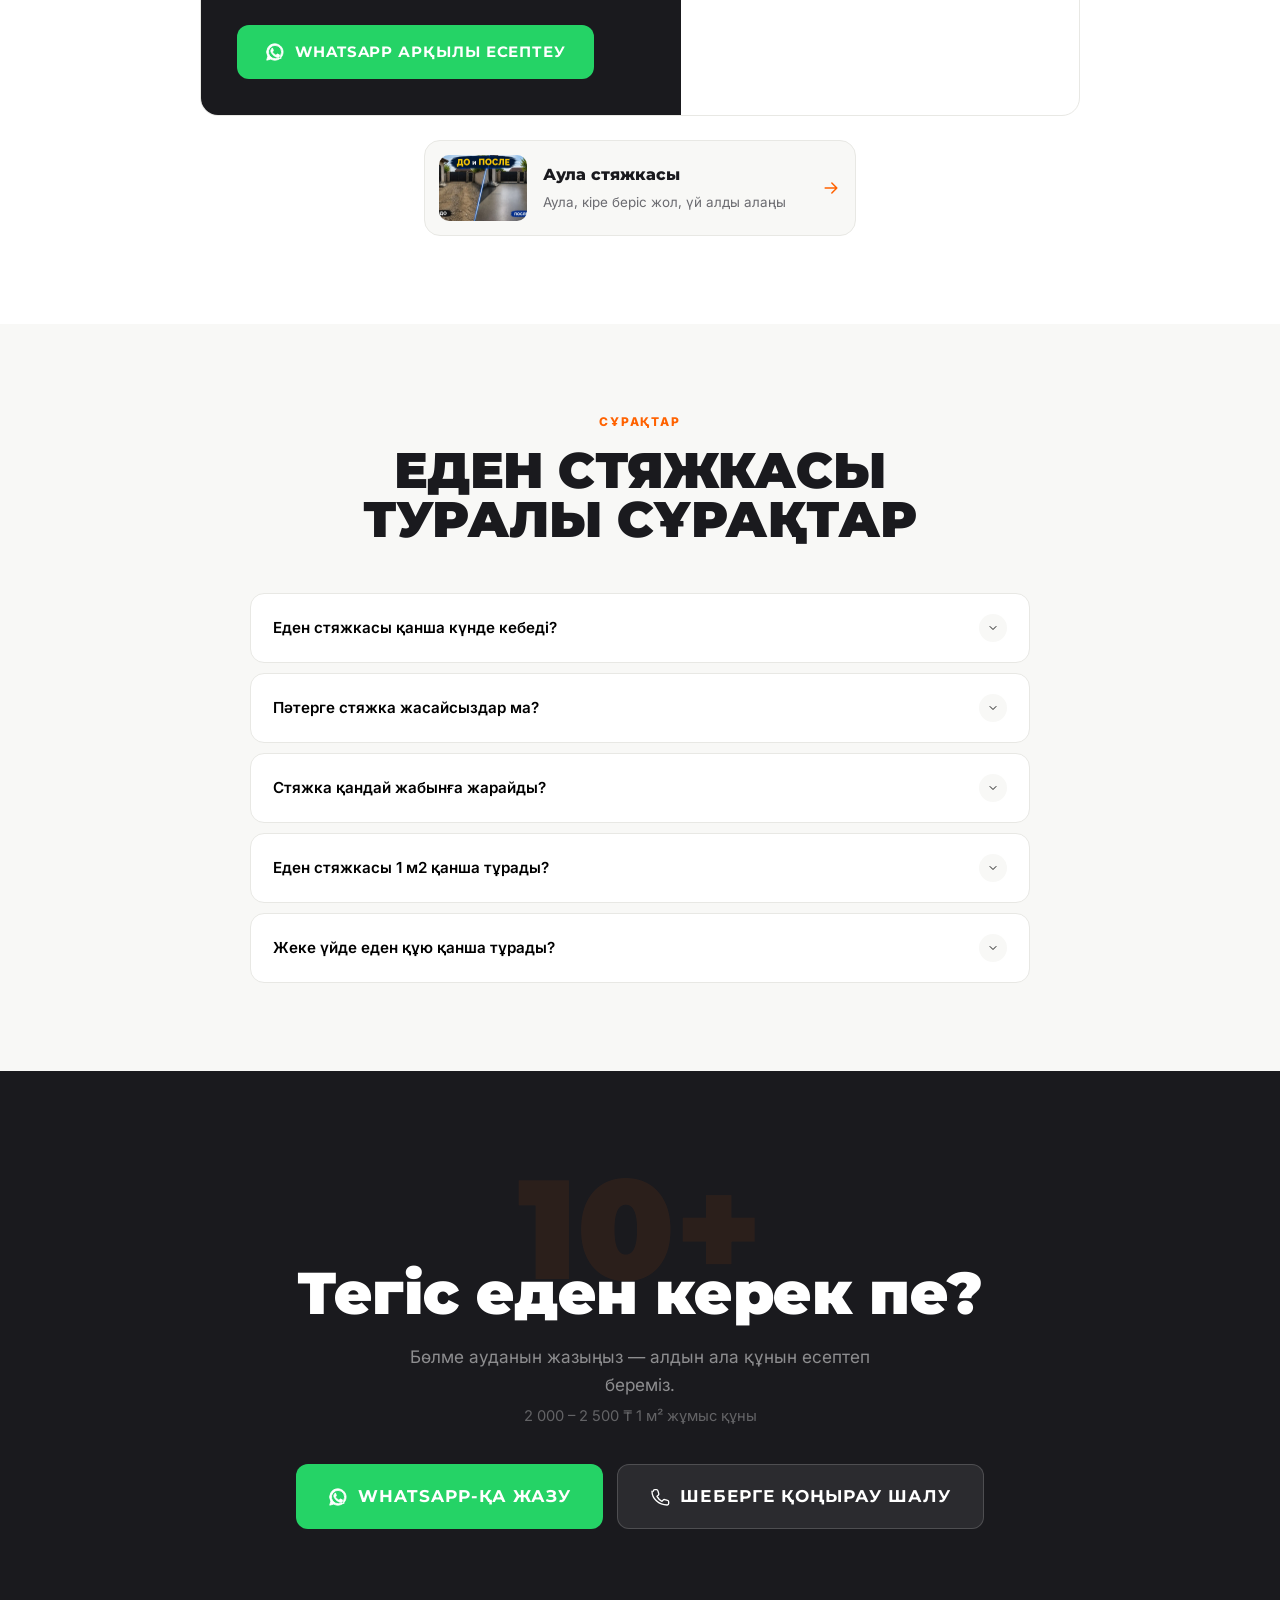
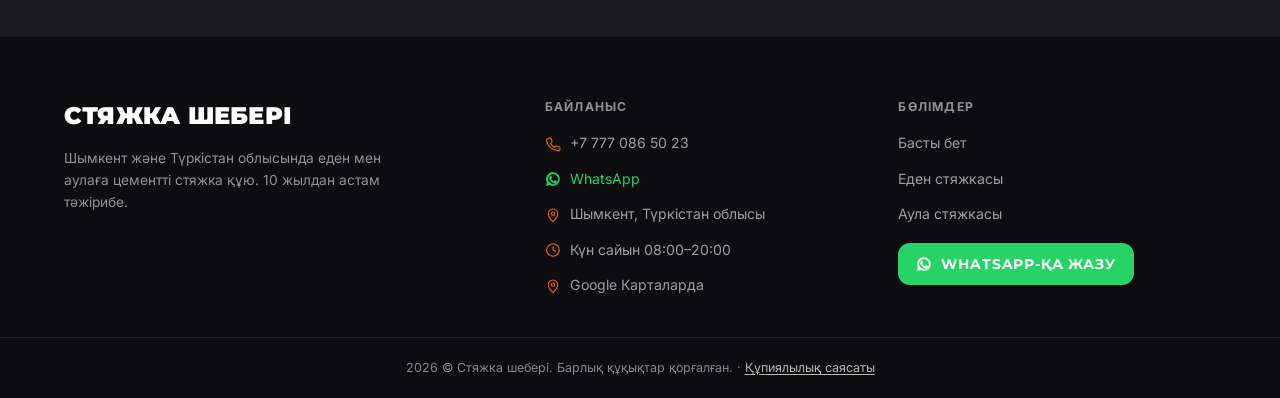
<file: kk/styazhka-pola/index.html>
<!DOCTYPE html>
<html lang="kk">
<head>
<meta charset="UTF-8">
<meta name="viewport" content="width=device-width, initial-scale=1.0">
<title>Шымкентте еден стяжкасы — бағасы 2000 ₸/м²-ден | Стяжка шебері</title>
<meta name="description" content="Шымкентте пәтерге, жеке үйге және коммерциялық үй-жайға цементті еден стяжкасы. Ламинат, плитка, линолеум астына тегіс негіз. Жұмыс құны 1 м² үшін 2000–2500 ₸.">
<meta name="robots" content="index, follow">
<link rel="canonical" href="https://styazhka-shymkent.kz/kk/styazhka-pola/">
<link rel="alternate" hreflang="ru" href="https://styazhka-shymkent.kz/styazhka-pola/">
<link rel="alternate" hreflang="kk" href="https://styazhka-shymkent.kz/kk/styazhka-pola/">
<link rel="alternate" hreflang="x-default" href="https://styazhka-shymkent.kz/styazhka-pola/">

<meta property="og:type" content="website">
<meta property="og:title" content="Шымкентте еден стяжкасы — бағасы 2000 ₸/м²-ден | Стяжка шебері">
<meta property="og:description" content="Ламинат, плитка, линолеум және кварцвинил астына тегіс цементті еден стяжкасы. Жұмыс құны 1 м² үшін 2000 ₸-ден.">
<meta property="og:image" content="https://styazhka-shymkent.kz/images/before-after-floor.jpg">
<meta property="og:url" content="https://styazhka-shymkent.kz/kk/styazhka-pola/">
<meta property="og:locale" content="kk_KZ">

<link rel="icon" href="/favicon.ico" sizes="any">
<link rel="icon" type="image/png" sizes="48x48" href="/favicon-48.png">
<link rel="icon" type="image/png" sizes="96x96" href="/favicon-96.png">
<link rel="icon" type="image/png" sizes="120x120" href="/favicon-120.png">
<link rel="icon" type="image/png" sizes="192x192" href="/favicon-192.png">
<link rel="apple-touch-icon" href="/apple-touch-icon.png">

<link rel="preconnect" href="https://fonts.googleapis.com">
<link rel="preconnect" href="https://fonts.gstatic.com" crossorigin>
<link rel="preload" as="style" href="https://fonts.googleapis.com/css2?family=Montserrat:wght@600;700;800;900&family=Inter:wght@400;500;600;700&display=swap">
<link href="https://fonts.googleapis.com/css2?family=Montserrat:wght@600;700;800;900&family=Inter:wght@400;500;600;700&display=swap" rel="stylesheet" media="print" onload="this.media='all'">
<noscript><link href="https://fonts.googleapis.com/css2?family=Montserrat:wght@600;700;800;900&family=Inter:wght@400;500;600;700&display=swap" rel="stylesheet"></noscript>

<link rel="stylesheet" href="/styles.css?v=4">

<script type="application/ld+json">
{
  "@context": "https://schema.org",
  "@type": "Service",
  "name": "Еден стяжкасы — Шымкент",
  "serviceType": "Еденге цементті стяжка құю",
  "url": "https://styazhka-shymkent.kz/kk/styazhka-pola/",
  "description": "Шымкентте пәтерге, жеке үйге және коммерциялық үй-жайға цементті еден стяжкасы. Ламинат, плитка, линолеум астына тегіс негіз. Жұмыс құны 1 м² үшін 2000–2500 ₸.",
  "image": "https://styazhka-shymkent.kz/images/before-after-floor.jpg",
  "areaServed": [
    {
      "@type": "City",
      "name": "Шымкент"
    },
    {
      "@type": "AdministrativeArea",
      "name": "Түркістан облысы"
    }
  ],
  "provider": {
    "@type": "HomeAndConstructionBusiness",
    "name": "Стяжка шебері",
    "telephone": "+77770865023",
    "url": "https://styazhka-shymkent.kz/kk/"
  },
  "offers": {
    "@type": "Offer",
    "priceCurrency": "KZT",
    "priceSpecification": {
      "@type": "UnitPriceSpecification",
      "priceCurrency": "KZT",
      "minPrice": 2000,
      "maxPrice": 2500,
      "unitText": "м²"
    }
  }
}
</script>
<script type="application/ld+json">
{
  "@context": "https://schema.org",
  "@type": "BreadcrumbList",
  "itemListElement": [
    {
      "@type": "ListItem",
      "position": 1,
      "name": "Басты бет",
      "item": "https://styazhka-shymkent.kz/kk/"
    },
    {
      "@type": "ListItem",
      "position": 2,
      "name": "Еден стяжкасы",
      "item": "https://styazhka-shymkent.kz/kk/styazhka-pola/"
    }
  ]
}
</script>
<!-- Google tag (gtag.js) -->
<script async src="https://www.googletagmanager.com/gtag/js?id=G-07XGG4WK3K"></script>
<script>
  window.dataLayer = window.dataLayer || [];
  function gtag(){dataLayer.push(arguments);}
  gtag('js', new Date());
  gtag('config', 'G-07XGG4WK3K');
</script>
<!-- Yandex.Metrika counter -->
<script type="text/javascript">
    (function(m,e,t,r,i,k,a){
        m[i]=m[i]||function(){(m[i].a=m[i].a||[]).push(arguments)};
        m[i].l=1*new Date();
        for (var j = 0; j < document.scripts.length; j++) {if (document.scripts[j].src === r) { return; }}
        k=e.createElement(t),a=e.getElementsByTagName(t)[0],k.async=1,k.src=r,a.parentNode.insertBefore(k,a)
    })(window, document,'script','https://mc.yandex.ru/metrika/tag.js?id=113211714', 'ym');

    ym(113211714, 'init', {ssr:true, webvisor:true, clickmap:true, ecommerce:"dataLayer", accurateTrackBounce:true, trackLinks:true});
</script>
<!-- /Yandex.Metrika counter -->
</head>
<body>
<noscript><div><img src="https://mc.yandex.ru/watch/113211714" style="position:absolute; left:-9999px;" alt="" /></div></noscript>

<!-- ===== ICON SPRITE ===== -->
<svg style="display:none">
  <defs>
    <symbol id="i-award" viewBox="0 0 24 24" fill="none" stroke="currentColor" stroke-width="1.6" stroke-linecap="round" stroke-linejoin="round">
      <circle cx="12" cy="8" r="6"/><path d="M8.5 13.5 7 22l5-3 5 3-1.5-8.5"/>
    </symbol>
    <symbol id="i-users" viewBox="0 0 24 24" fill="none" stroke="currentColor" stroke-width="1.6" stroke-linecap="round" stroke-linejoin="round">
      <circle cx="9" cy="8" r="3.2"/><path d="M2.5 20c0-3.5 2.9-6 6.5-6s6.5 2.5 6.5 6"/>
      <circle cx="17" cy="8.5" r="2.6"/><path d="M16 14.3c2.9.4 5 2.6 5 5.7"/>
    </symbol>
    <symbol id="i-pin" viewBox="0 0 24 24" fill="none" stroke="currentColor" stroke-width="1.6" stroke-linecap="round" stroke-linejoin="round">
      <path d="M12 22s7-6.6 7-12a7 7 0 1 0-14 0c0 5.4 7 12 7 12Z"/><circle cx="12" cy="10" r="2.5"/>
    </symbol>
    <symbol id="i-calc" viewBox="0 0 24 24" fill="none" stroke="currentColor" stroke-width="1.6" stroke-linecap="round" stroke-linejoin="round">
      <rect x="4" y="2" width="16" height="20" rx="2"/><path d="M8 7h8M8 12h.01M12 12h.01M16 12h.01M8 16h.01M12 16h.01M16 16h.01"/>
    </symbol>
    <symbol id="i-phone" viewBox="0 0 24 24" fill="none" stroke="currentColor" stroke-width="1.6" stroke-linecap="round" stroke-linejoin="round">
      <path d="M4 5c0-1 .8-1.8 1.8-1.8h2c.8 0 1.5.5 1.7 1.3l1 3.4c.2.7 0 1.5-.6 2l-1.5 1.3a14 14 0 0 0 6 6l1.3-1.5c.5-.6 1.3-.8 2-.6l3.4 1c.8.2 1.3.9 1.3 1.7v2c0 1-.8 1.8-1.8 1.8C10.3 21.6 2.4 13.7 2.4 5"/>
    </symbol>
    <symbol id="i-whatsapp" viewBox="0 0 24 24" fill="currentColor">
      <path d="M12 2.2A9.8 9.8 0 0 0 3.4 17l-1.3 4.8L7 20.5A9.8 9.8 0 1 0 12 2.2Zm0 1.8a8 8 0 0 1 6.7 12.3l-.2.4.8 3-3.1-.8-.4.2A8 8 0 1 1 12 4Zm-3.4 4c-.2 0-.5 0-.7.4-.2.4-.9 1-.9 2.3 0 1.3 1 2.6 1.1 2.8.1.2 2 3.1 4.8 4.2 2.4 1 2.4.6 2.8.6.5 0 1.6-.6 1.8-1.3.2-.6.2-1.1.2-1.2-.1-.1-.3-.2-.6-.4l-2-1c-.3-.1-.5-.1-.6.1l-.9 1.1c-.2.2-.3.2-.6.1-.3-.1-1.2-.5-2.3-1.5-.9-.8-1.4-1.7-1.6-2-.2-.3 0-.5.1-.6l.5-.6c.2-.2.2-.4.3-.6.1-.2 0-.4 0-.6l-.9-2.1c-.2-.5-.4-.5-.6-.5h-.5Z"/>
    </symbol>
    <symbol id="i-check" viewBox="0 0 24 24" fill="none" stroke="currentColor" stroke-width="1.8" stroke-linecap="round" stroke-linejoin="round">
      <circle cx="12" cy="12" r="9.5"/><path d="m8 12.5 2.5 2.5 5.5-6"/>
    </symbol>
    <symbol id="i-star" viewBox="0 0 24 24" fill="currentColor">
      <path d="M12 2.5l2.9 6.1 6.6.8-4.9 4.5 1.3 6.6L12 17.4l-5.9 3.1 1.3-6.6-4.9-4.5 6.6-.8Z"/>
    </symbol>
    <symbol id="i-home" viewBox="0 0 24 24" fill="none" stroke="currentColor" stroke-width="1.6" stroke-linecap="round" stroke-linejoin="round">
      <path d="M3.5 11 12 3.5 20.5 11"/><path d="M6 9.5V20a1 1 0 0 0 1 1h4v-6h2v6h4a1 1 0 0 0 1-1V9.5"/>
    </symbol>
    <symbol id="i-building" viewBox="0 0 24 24" fill="none" stroke="currentColor" stroke-width="1.6" stroke-linecap="round" stroke-linejoin="round">
      <rect x="5" y="3" width="14" height="18" rx="1"/><path d="M9 7h1M14 7h1M9 11h1M14 11h1M9 15h1M14 15h1M10 21v-4h4v4"/>
    </symbol>
    <symbol id="i-layers" viewBox="0 0 24 24" fill="none" stroke="currentColor" stroke-width="1.6" stroke-linecap="round" stroke-linejoin="round">
      <path d="m12 3 9 5-9 5-9-5 9-5Z"/><path d="m3 13 9 5 9-5"/>
    </symbol>
    <symbol id="i-grid" viewBox="0 0 24 24" fill="none" stroke="currentColor" stroke-width="1.6" stroke-linecap="round" stroke-linejoin="round">
      <rect x="3.5" y="3.5" width="7.5" height="7.5" rx="1"/><rect x="13" y="3.5" width="7.5" height="7.5" rx="1"/>
      <rect x="3.5" y="13" width="7.5" height="7.5" rx="1"/><rect x="13" y="13" width="7.5" height="7.5" rx="1"/>
    </symbol>
    <symbol id="i-tree" viewBox="0 0 24 24" fill="none" stroke="currentColor" stroke-width="1.6" stroke-linecap="round" stroke-linejoin="round">
      <path d="M12 2 7 10h3l-4 6h4v6h4v-6h4l-4-6h3L12 2Z"/>
    </symbol>
    <symbol id="i-garage" viewBox="0 0 24 24" fill="none" stroke="currentColor" stroke-width="1.6" stroke-linecap="round" stroke-linejoin="round">
      <path d="M3 21V9l9-6 9 6v12"/><path d="M5 21v-9h14v9"/><path d="M5 12h14"/>
    </symbol>
    <symbol id="i-briefcase" viewBox="0 0 24 24" fill="none" stroke="currentColor" stroke-width="1.6" stroke-linecap="round" stroke-linejoin="round">
      <rect x="2.5" y="7" width="19" height="13" rx="2"/><path d="M8 7V5a2 2 0 0 1 2-2h4a2 2 0 0 1 2 2v2"/><path d="M2.5 12.5h19"/>
    </symbol>
    <symbol id="i-maximize" viewBox="0 0 24 24" fill="none" stroke="currentColor" stroke-width="1.6" stroke-linecap="round" stroke-linejoin="round">
      <path d="M8 3H4a1 1 0 0 0-1 1v4M16 3h4a1 1 0 0 1 1 1v4M21 16v4a1 1 0 0 1-1 1h-4M3 16v4a1 1 0 0 0 1 1h4"/>
    </symbol>
    <symbol id="i-camera" viewBox="0 0 24 24" fill="none" stroke="currentColor" stroke-width="1.6" stroke-linecap="round" stroke-linejoin="round">
      <path d="M4 8h3l1.5-2h7L17 8h3a1 1 0 0 1 1 1v9a1 1 0 0 1-1 1H4a1 1 0 0 1-1-1V9a1 1 0 0 1 1-1Z"/><circle cx="12" cy="13.5" r="3.4"/>
    </symbol>
    <symbol id="i-clock" viewBox="0 0 24 24" fill="none" stroke="currentColor" stroke-width="1.6" stroke-linecap="round" stroke-linejoin="round">
      <circle cx="12" cy="12" r="9.5"/><path d="M12 7v5l3.5 2"/>
    </symbol>
    <symbol id="i-arrow" viewBox="0 0 24 24" fill="none" stroke="currentColor" stroke-width="1.8" stroke-linecap="round" stroke-linejoin="round">
      <path d="M5 12h14M13 6l6 6-6 6"/>
    </symbol>
    <symbol id="i-chevron" viewBox="0 0 24 24" fill="none" stroke="currentColor" stroke-width="1.8" stroke-linecap="round" stroke-linejoin="round">
      <path d="m6 9 6 6 6-6"/>
    </symbol>
    <symbol id="i-close" viewBox="0 0 24 24" fill="none" stroke="currentColor" stroke-width="1.8" stroke-linecap="round" stroke-linejoin="round">
      <path d="m6 6 12 12M18 6 6 18"/>
    </symbol>
    <symbol id="i-zoom" viewBox="0 0 24 24" fill="none" stroke="currentColor" stroke-width="1.6" stroke-linecap="round" stroke-linejoin="round">
      <circle cx="11" cy="11" r="7"/><path d="m21 21-4.3-4.3M11 8v6M8 11h6"/>
    </symbol>
    <symbol id="i-shield" viewBox="0 0 24 24" fill="none" stroke="currentColor" stroke-width="1.6" stroke-linecap="round" stroke-linejoin="round">
      <path d="M12 2.5 20 6v6c0 5-3.4 8.4-8 9.5C7.4 20.4 4 17 4 12V6l8-3.5Z"/><path d="m8.5 12 2.5 2.5 4.5-5"/>
    </symbol>
  </defs>
</svg>

<!-- ===== HEADER ===== -->
<header class="site-header" id="siteHeader">
  <div class="container header-inner">
    <a href="/kk/" class="logo">
      <img class="logo-mark" src="/images/logo.webp" width="40" height="40" alt="Логотип — Стяжка шебері">
      <span class="logo-stack">
        <span class="logo-text">Стяжка шебері</span>
      </span>
    </a>

    <nav class="main-nav" id="mainNav">
      <a href="/kk/">Басты бет</a>
      <a href="/kk/styazhka-dvora/">Аула стяжкасы</a>
      <a href="#price">Бағалар</a>
      <a href="#faq">Сұрақтар</a>
    </nav>

    <div class="header-actions">
      <div class="lang-switch" role="group" aria-label="Тіл / Язык">
        <a href="/styazhka-pola/" class="lang-btn">РУ</a>
        <a href="/kk/styazhka-pola/" class="lang-btn active">ҚАЗ</a>
      </div>
      <a href="tel:+77770865023" class="phone-link">
        <svg class="ic"><use href="#i-phone"/></svg> +7 777 086 50 23
      </a>
      <a href="https://wa.me/77770865023?text=Сәлеметсіз бе! Еден стяжкасының құнын білгім келеді." class="btn btn-accent btn-sm">
        <svg class="ic"><use href="#i-whatsapp"/></svg> WhatsApp
      </a>
      <button class="burger" id="burger" aria-label="Мәзір">
        <span></span><span></span><span></span>
      </button>
    </div>
  </div>
</header>

<!-- ===== PAGE HERO ===== -->
<section class="page-hero" id="top">
  <div class="container page-hero-inner">
    <div class="reveal">
      <nav class="breadcrumbs" aria-label="breadcrumb"><a href="/kk/">Басты бет</a> <span>/</span> <span>Еден стяжкасы</span></nav>
      <h1>Еден стяжкасы<br><span class="accent">Шымкентте</span></h1>
      <p class="hero-sub">Пәтерде, жеке үйде және коммерциялық үй-жайда тегіс цементті стяжка — ламинат, плитка, линолеум және кварцвинил үшін дайын негіз.</p>
      <div class="page-hero-price"><strong>2 000 – 2 500 ₸</strong> <span>1 м² жұмыс құны</span></div>
      <div class="hero-cta">
        <a href="https://wa.me/77770865023?text=Сәлеметсіз бе! Еден стяжкасының құнын білгім келеді." class="btn btn-accent btn-lg"><svg class="ic"><use href="#i-whatsapp"/></svg> <span>WhatsApp-қа жазу</span></a>
        <a href="tel:+77770865023" class="btn btn-outline btn-lg"><svg class="ic"><use href="#i-phone"/></svg> <span>Шеберге қоңырау шалу</span></a>
      </div>
    </div>
    <div class="page-hero-photo">
      <img src="/images/before-after-floor-sm.webp" width="800" height="533" alt="Пәтердегі еден стяжкасы дейін және кейін — Шымкент" loading="lazy">
    </div>
  </div>
</section>

<!-- ===== INCLUDED ===== -->
<section class="section">
  <div class="container prose reveal">
    <h2>Еден стяжкасына не кіреді</h2>
    <ul>
      <li><svg class="ic"><use href="#i-check"/></svg> <span>Бөлмені өлшеп, биіктік айырмасын тексеру</span></li>
      <li><svg class="ic"><use href="#i-check"/></svg> <span>Негізді құюға дайындау</span></li>
      <li><svg class="ic"><use href="#i-check"/></svg> <span>Қажетті қалыңдықта цементті стяжка құю</span></li>
      <li><svg class="ic"><use href="#i-check"/></svg> <span>Бетін финиш жабынға тегістеу</span></li>
      <li><svg class="ic"><use href="#i-check"/></svg> <span>Әр кезеңде тегістігін бақылау</span></li>
    </ul>
    <p>Еденді цементті стяжкамен құю — кез келген жөндеудің негізі. Тегіс стяжка — әрлеуге үнем: плитка артық желімсіз төселеді, ламинат сықырламайды және түйіскен жерлері ашылмайды.</p>
  </div>
</section>

<!-- ===== PRIVATE HOUSE ===== -->
<section class="section">
  <div class="container prose reveal">
    <h2>Жеке үйде еден құю</h2>
    <p>Жеке үйде еденді көбіне тікелей топыраққа құяды. Біз негізді дайындаймыз: топырақты тегістеп, тығыздаймыз, щебень төсеп нығыздаймыз, содан кейін қажетті қалыңдықта цементті стяжка құямыз. Мұндай еден отырмайды және плиткаға, ламинатқа немесе линолеумге жарайды.</p>
    <p>Бағасы пәтердегідей: жұмыс құны 1 м² үшін 2 000–2 500 ₸. Соңғы сома щебень көлеміне, стяжка қалыңдығына және ауданға байланысты.</p>
  </div>
</section>

<!-- ===== FLOOR TYPES ===== -->
<section class="section section-surface" id="floor-types">
  <div class="container">
    <div class="section-head reveal">
      <h2>Кез келген жабынға негіз</h2>
    </div>
    <div class="floor-types">
      <div class="floor-type reveal">
        <div class="floor-type-photo"><img src="/images/floor-laminate.webp" width="600" height="360" alt="Ламинат астына стяжка" loading="lazy"></div>
        <span>Ламинатқа</span>
      </div>
      <div class="floor-type reveal">
        <div class="floor-type-photo"><img src="/images/floor-tile.webp" width="600" height="396" alt="Плитка астына стяжка" loading="lazy"></div>
        <span>Плиткаға</span>
      </div>
      <div class="floor-type reveal">
        <div class="floor-type-photo"><img src="/images/floor-linoleum.webp" width="600" height="435" alt="Линолеум астына стяжка" loading="lazy"></div>
        <span>Линолеумге</span>
      </div>
      <div class="floor-type reveal">
        <div class="floor-type-photo"><img src="/images/floor-quartzvinyl.webp" width="600" height="408" alt="Кварцвинил астына стяжка" loading="lazy"></div>
        <span>Кварцвинилге</span>
      </div>
    </div>
    <div class="prose reveal" style="margin-top: 32px;">
      <ul>
      <li><svg class="ic"><use href="#i-check"/></svg> <span>Ламинат астына стяжка — мінсіз тегістік керек, әйтпесе ламинат сықырлап, құлыптары ажырайды.</span></li>
      <li><svg class="ic"><use href="#i-check"/></svg> <span>Плитка астына стяжка — плитка көтерілмейтін және жарылмайтын берік негіз.</span></li>
      <li><svg class="ic"><use href="#i-check"/></svg> <span>Линолеум астына стяжка — төмпешік пен шұңқырсыз, кедір-бұдыр жабын арқылы көрінбеуі үшін.</span></li>
      <li><svg class="ic"><use href="#i-check"/></svg> <span>Кварцвинил астына стяжка — жұқа жабынға арналған тегіс әрі құрғақ бет.</span></li>
      </ul>
    </div>
  </div>
</section>

<!-- ===== DRYING ===== -->
<section class="section">
  <div class="container prose reveal">
    <h2>Стяжка қанша күнде кебеді</h2>
    <p>Стяжканың үстінен 2–3 күннен кейін жүруге болады. Цементті стяжка толық беріктікке 28 күнде жетеді. Плитканы ертерек төсеуге болады, ал ламинат пен линолеумді тек толық кепкеннен кейін төсейді, әйтпесе ылғал жабынды бүлдіреді.</p>
  </div>
</section>

<!-- ===== PRICE ===== -->
<section class="section" id="price">
  <div class="container">
    <div class="section-head reveal">
      <span class="eyebrow">Бағалар</span>
      <h2>Еден стяжкасының құны</h2>
    </div>
    <div class="price-card reveal">
      <div class="price-main">
        <div class="price-value">2 000 – 2 500 ₸</div>
        <div class="price-unit">1 м² жұмыс құны</div>
        <p class="price-note">Материалдар (цемент, құм) бөлек төленеді. Нақты соманы егжей-тегжейін нақтылаған соң айтамыз.</p>
        <a href="https://wa.me/77770865023?text=Сәлеметсіз бе! Еден стяжкасының құнын білгім келеді." class="btn btn-accent"><svg class="ic"><use href="#i-whatsapp"/></svg> <span>WhatsApp арқылы есептеу</span></a>
      </div>
      <div class="price-factors">
        <h3>Бағаға не әсер етеді</h3>
        <ul>
          <li><svg class="ic"><use href="#i-check"/></svg> <span>Негіздің тегістігі мен биіктік айырмасы</span></li>
          <li><svg class="ic"><use href="#i-check"/></svg> <span>Стяжка қалыңдығы</span></li>
          <li><svg class="ic"><use href="#i-check"/></svg> <span>Бөлме ауданы</span></li>
        </ul>
      </div>
    </div>
    <div class="service-links reveal">
      <a href="/kk/styazhka-dvora/" class="service-link">
        <img width="88" height="66" src="/images/before-after-yard-sm.webp" alt="Аула стяжкасы" loading="lazy">
        <div><strong>Аула стяжкасы</strong><span>Аула, кіре беріс жол, үй алды алаңы</span></div>
        <svg class="ic"><use href="#i-arrow"/></svg>
      </a>
    </div>
  </div>
</section>

<!-- ===== FAQ ===== -->
<section class="section section-surface" id="faq">
  <div class="container">
    <div class="section-head reveal">
      <span class="eyebrow">Сұрақтар</span>
      <h2>Еден стяжкасы туралы сұрақтар</h2>
    </div>
    <div class="faq-list reveal">
      <div class="faq-item">
        <button class="faq-q" aria-expanded="false"><span>Еден стяжкасы қанша күнде кебеді?</span> <span class="faq-q-icon"><svg class="ic"><use href="#i-chevron"/></svg></span></button>
        <div class="faq-a"><p>Үстінен жүруге 2–3 күннен кейін болады, толық беріктікке цементті стяжка 28 күнде жетеді. Жабынды толық кепкен соң төсеген дұрыс — нақты мерзім қалыңдық пен бөлмедегі жағдайға байланысты.</p></div>
      </div>
      <div class="faq-item">
        <button class="faq-q" aria-expanded="false"><span>Пәтерге стяжка жасайсыздар ма?</span> <span class="faq-q-icon"><svg class="ic"><use href="#i-chevron"/></svg></span></button>
        <div class="faq-a"><p>Иә, пәтерде, жеке үйде және кез келген көлемдегі коммерциялық үй-жайда жұмыс істейміз.</p></div>
      </div>
      <div class="faq-item">
        <button class="faq-q" aria-expanded="false"><span>Стяжка қандай жабынға жарайды?</span> <span class="faq-q-icon"><svg class="ic"><use href="#i-chevron"/></svg></span></button>
        <div class="faq-a"><p>Ламинат, плитка, линолеум, кварцвинил және басқа финиш жабындардың барлығына.</p></div>
      </div>
      <div class="faq-item">
        <button class="faq-q" aria-expanded="false"><span>Еден стяжкасы 1 м2 қанша тұрады?</span> <span class="faq-q-icon"><svg class="ic"><use href="#i-chevron"/></svg></span></button>
        <div class="faq-a"><p>Жұмыс құны 1 м² үшін 2 000–2 500 ₸, материалдар бөлек төленеді. Ауданы мен бөлме түрін WhatsApp-қа жазыңыз — алдын ала есептеп береміз.</p></div>
      </div>
      <div class="faq-item">
        <button class="faq-q" aria-expanded="false"><span>Жеке үйде еден құю қанша тұрады?</span> <span class="faq-q-icon"><svg class="ic"><use href="#i-chevron"/></svg></span></button>
        <div class="faq-a"><p>Жұмыс құны 1 м² үшін 2 000–2 500 ₸, материалдар бөлек төленеді. Жеке үйде баға негізді дайындауға және щебень көлеміне де байланысты — ауданы мен фотосын WhatsApp-қа жіберіңіз, есептеп береміз.</p></div>
      </div>
    </div>
  </div>
</section>

<!-- ===== FINAL CTA ===== -->
<section class="section section-dark" id="contact-form">
  <div class="container final-cta reveal">
    <div class="final-watermark">10+</div>
    <h2>Тегіс еден керек пе?</h2>
    <p class="lead">Бөлме ауданын жазыңыз — алдын ала құнын есептеп береміз.</p>
    <p class="sub">2 000 – 2 500 ₸ 1 м² жұмыс құны</p>
    <div class="final-cta-buttons">
      <a href="https://wa.me/77770865023?text=Сәлеметсіз бе! Еден стяжкасының құнын білгім келеді." class="btn btn-accent btn-lg"><svg class="ic"><use href="#i-whatsapp"/></svg> <span>WhatsApp-қа жазу</span></a>
      <a href="tel:+77770865023" class="btn btn-outline btn-lg"><svg class="ic"><use href="#i-phone"/></svg> <span>Шеберге қоңырау шалу</span></a>
    </div>
  </div>
</section>

<!-- ===== FOOTER ===== -->
<footer class="site-footer">
  <div class="container footer-inner">
    <div class="footer-brand">
      <span class="logo-text">Стяжка шебері</span>
      <p>Шымкент және Түркістан облысында еден мен аулаға цементті стяжка құю. 10 жылдан астам тәжірибе.</p>
    </div>
    <div class="footer-col">
      <h3>Байланыс</h3>
      <a href="tel:+77770865023"><svg class="ic"><use href="#i-phone"/></svg> +7 777 086 50 23</a>
      <a href="https://wa.me/77770865023" class="whatsapp-link"><svg class="ic"><use href="#i-whatsapp"/></svg> WhatsApp</a>
      <span><svg class="ic"><use href="#i-pin"/></svg> <span>Шымкент, Түркістан облысы</span></span>
      <span><svg class="ic"><use href="#i-clock"/></svg> <span>Күн сайын 08:00–20:00</span></span>
      <a href="https://maps.app.goo.gl/fH9EG4186t8MwVMS7" target="_blank" rel="noopener"><svg class="ic"><use href="#i-pin"/></svg> Google Карталарда</a>
    </div>
    <div class="footer-col">
      <h3>Бөлімдер</h3>
      <a href="/kk/">Басты бет</a>
      <a href="/kk/styazhka-pola/">Еден стяжкасы</a>
      <a href="/kk/styazhka-dvora/">Аула стяжкасы</a>
      <a href="https://wa.me/77770865023?text=Сәлеметсіз бе! Еден стяжкасының құнын білгім келеді." class="btn btn-accent btn-sm footer-cta"><svg class="ic"><use href="#i-whatsapp"/></svg> <span>WhatsApp-қа жазу</span></a>
    </div>
  </div>
  <div class="footer-bottom">
    <div class="container"><span id="year"></span> <span>© Стяжка шебері. Барлық құқықтар қорғалған.</span> · <a href="/kk/privacy/">Құпиялылық саясаты</a></div>
  </div>
</footer>

<!-- ===== FLOATING / MOBILE BAR ===== -->
<a href="https://wa.me/77770865023?text=Сәлеметсіз бе! Еден стяжкасының құнын білгім келеді." class="float-btn" aria-label="WhatsApp-қа жазу">
  <svg class="ic"><use href="#i-whatsapp"/></svg>
</a>

<div class="mobile-bar">
  <a href="tel:+77770865023"><svg class="ic"><use href="#i-phone"/></svg> <span>Қоңырау шалу</span></a>
  <a href="https://wa.me/77770865023?text=Сәлеметсіз бе! Еден стяжкасының құнын білгім келеді."><svg class="ic"><use href="#i-whatsapp"/></svg> WhatsApp</a>
</div>

<!-- ===== LIGHTBOX MODAL ===== -->
<div class="modal" id="baModal">
  <div class="modal-inner">
    <button class="modal-close" id="modalClose" aria-label="Жабу"><svg class="ic"><use href="#i-close"/></svg></button>
    <img class="modal-photo" id="modalPhoto" alt="">
    <p id="modalLabel"></p>
  </div>
</div>

<script src="/script.js?v=5"></script>
</body>
</html>
</file>
<file: styles.css>
/* ===== Reset & base ===== */
*, *::before, *::after { box-sizing: border-box; margin: 0; padding: 0; }

:root {
  --graphite: #1a1a1e;
  --graphite-mid: #28282d;
  --graphite-deep: #111115;
  --footer-bg: #0d0d10;
  --surface: #f8f8f6;
  --border-light: #e8e8e4;
  --border-dark: rgba(255,255,255,0.1);
  --white: #ffffff;
  --text-dark: #1a1a1e;
  --text-muted-dark: #6b6b70;
  --text-white: #ffffff;
  --orange: #FF6200;
  --orange-dark: #e55800;
  --whatsapp: #25D366;
  --radius: 18px;
  --shadow: 0 12px 32px rgba(0,0,0,0.35);
  --font-heading: 'Montserrat', sans-serif;
  --font-body: 'Inter', sans-serif;
}

html { scroll-behavior: smooth; }

body {
  font-family: var(--font-body);
  background: var(--white);
  color: var(--text-dark);
  line-height: 1.6;
  overflow-x: hidden;
  position: relative;
}

a { text-decoration: none; color: inherit; }
ul { list-style: none; }
button { font: inherit; cursor: pointer; border: none; background: none; }
h1, h2, h3 { font-family: var(--font-heading); font-weight: 900; line-height: 1; letter-spacing: -0.01em; }
p { color: var(--text-muted-dark); }

.ic { width: 20px; height: 20px; stroke: currentColor; flex-shrink: 0; }

.container { width: 100%; max-width: 1200px; margin: 0 auto; padding: 0 24px; }

/* ===== Buttons ===== */
.btn {
  display: inline-flex; align-items: center; justify-content: center; gap: 10px;
  font-family: var(--font-heading); font-weight: 700; text-transform: uppercase; letter-spacing: 0.06em;
  border-radius: 12px; padding: 15px 28px;
  transition: transform .2s ease, box-shadow .2s ease, background .2s ease, border-color .2s ease, color .2s ease;
  font-size: 0.95rem;
}
.btn-lg { padding: 18px 32px; font-size: 1.05rem; }
.btn-sm { padding: 10px 18px; font-size: 0.8rem; }

.btn-primary { background: var(--orange); color: var(--white); box-shadow: 0 10px 26px rgba(255,98,0,0.32); }
.btn-primary:hover { background: var(--orange-dark); transform: translateY(-2px); box-shadow: 0 16px 34px rgba(255,98,0,0.4); }
.btn-primary:active { transform: scale(0.97); }

.btn-accent { background: var(--whatsapp); color: var(--white); }
.btn-accent:hover { transform: translateY(-2px); box-shadow: 0 10px 24px rgba(37,211,102,0.35); }
.btn-accent:active { transform: scale(0.97); }

.btn-outline { background: rgba(255,255,255,0.08); color: var(--white); border: 1px solid rgba(255,255,255,0.16); }
.btn-outline:hover { background: rgba(255,255,255,0.14); }

.btn-ghost { background: transparent; color: var(--text-dark); border: 1.5px solid var(--border-light); }
.btn-ghost:hover { background: var(--surface); }

/* ===== Header ===== */
.site-header {
  position: sticky; top: 0; z-index: 100;
  background: rgba(26,26,30,0.94);
  backdrop-filter: blur(10px);
  border-bottom: 1px solid var(--border-dark);
}
.header-inner { display: flex; align-items: center; justify-content: space-between; padding: 14px 24px; gap: 20px; }
.logo { display: flex; align-items: center; gap: 10px; min-width: 0; }
.logo-mark { width: 40px; height: 40px; border-radius: 50%; object-fit: cover; flex-shrink: 0; }
.logo-stack { display: flex; flex-direction: column; line-height: 1.05; min-width: 0; }
.logo-text { font-family: var(--font-heading); font-weight: 900; font-size: 1.25rem; color: var(--white); letter-spacing: 0.01em; text-transform: uppercase; white-space: nowrap; overflow: hidden; text-overflow: ellipsis; }
.logo-sub { font-size: 0.55rem; font-weight: 700; text-transform: uppercase; letter-spacing: 0.14em; color: var(--orange); }

.main-nav { display: flex; gap: 22px; flex-wrap: wrap; }
.main-nav a { font-weight: 500; font-size: 0.86rem; color: rgba(255,255,255,0.65); position: relative; padding: 6px 0; letter-spacing: 0.01em; transition: color .2s ease; }
.main-nav a:hover { color: var(--white); }

.header-actions { display: flex; align-items: center; gap: 14px; flex-shrink: 0; }
.phone-link { display: flex; align-items: center; gap: 6px; font-weight: 600; font-size: 0.9rem; color: rgba(255,255,255,0.85); white-space: nowrap; }
.phone-link:hover { color: var(--white); }
.phone-link .ic { color: var(--orange); width: 16px; height: 16px; }

.lang-switch { display: flex; align-items: center; background: rgba(255,255,255,0.06); border: 1px solid var(--border-dark); border-radius: 999px; padding: 3px; gap: 2px; flex-shrink: 0; }
.lang-btn { padding: 5px 11px; border-radius: 999px; font-size: 0.72rem; font-weight: 800; color: rgba(255,255,255,0.55); letter-spacing: 0.02em; }
.lang-btn.active { background: var(--orange); color: var(--white); }

.burger { display: none; flex-direction: column; gap: 5px; padding: 6px; }
.burger span { width: 24px; height: 2px; background: var(--white); border-radius: 2px; }

/* ===== Hero ===== */
.hero { position: relative; padding: 76px 0 64px; background: var(--graphite); overflow: hidden; }
.hero::before {
  content: ""; position: absolute; inset: 0;
  background: radial-gradient(ellipse 90% 70% at 68% 35%, #26262b 0%, var(--graphite) 100%);
}
.hero::after {
  content: ""; position: absolute; top: 0; right: 0; width: 55%; height: 100%; opacity: 0.12;
  background: radial-gradient(circle at 80% 45%, var(--orange) 0%, transparent 62%);
}
.hero-inner { position: relative; z-index: 1; display: grid; grid-template-columns: 1.05fr 0.95fr; gap: 56px; align-items: center; }

.hero-badge {
  display: inline-flex; align-items: center; gap: 8px; font-size: 0.72rem; font-weight: 800; text-transform: uppercase;
  padding: 9px 16px; border-radius: 999px; margin-bottom: 26px; letter-spacing: 0.12em;
  background: rgba(255,98,0,0.12); color: var(--orange); border: 1px solid rgba(255,98,0,0.28);
}
.hero-badge .dot { width: 6px; height: 6px; border-radius: 50%; background: var(--orange); }

.hero h1 { color: var(--white); font-size: clamp(2.6rem, 5.6vw, 4.6rem); margin-bottom: 20px; text-transform: uppercase; }
.hero h1 .accent { color: var(--orange); }

.hero-sub { font-size: 1.08rem; color: rgba(255,255,255,0.55); max-width: 480px; margin-bottom: 30px; }

.hero-stats { display: flex; flex-wrap: wrap; gap: 28px; margin-bottom: 34px; }
.hero-stats div { display: flex; flex-direction: column; }
.hero-stats strong { font-family: var(--font-heading); font-weight: 900; font-size: 2.3rem; color: var(--orange); line-height: 1; margin-bottom: 3px; }
.hero-stats span { font-size: 0.72rem; text-transform: uppercase; letter-spacing: 0.12em; color: rgba(255,255,255,0.4); }

.hero-cta { display: flex; gap: 14px; flex-wrap: wrap; margin-bottom: 26px; }

.hero-trust { display: flex; flex-wrap: wrap; gap: 8px 20px; }
.hero-trust span { display: flex; align-items: center; gap: 7px; font-size: 0.78rem; color: rgba(255,255,255,0.4); }
.hero-trust .dot { width: 4px; height: 4px; border-radius: 50%; background: var(--orange); flex-shrink: 0; }

.hero-media { position: relative; }
.hero-photo { position: relative; border-radius: var(--radius); overflow: hidden; height: 560px; }
.hero-photo img { width: 100%; height: 100%; object-fit: cover; display: block; }
.hero-photo::after {
  content: ""; position: absolute; inset: 0;
  background: linear-gradient(to top, var(--graphite) 0%, transparent 30%);
}
.hero-badge-card {
  position: absolute; left: -18px; bottom: 40px; padding: 20px 22px; border-radius: 16px; z-index: 2;
  background: var(--graphite-deep); border: 1px solid var(--border-dark); box-shadow: 0 20px 50px rgba(0,0,0,0.55);
}
.hero-badge-card strong { display: block; font-family: var(--font-heading); font-weight: 900; font-size: 2rem; color: var(--orange); line-height: 1; margin-bottom: 4px; }
.hero-badge-card span { font-size: 0.68rem; text-transform: uppercase; letter-spacing: 0.12em; color: rgba(255,255,255,0.5); }
.hero-badge-pin {
  position: absolute; right: -12px; top: 46px; padding: 14px 18px; border-radius: 14px; z-index: 2; text-align: center;
  background: var(--orange); box-shadow: 0 10px 28px rgba(255,98,0,0.4);
}
.hero-badge-pin strong { display: block; font-family: var(--font-heading); font-weight: 900; font-size: 1.6rem; color: var(--white); line-height: 1; }
.hero-badge-pin span { font-size: 0.62rem; color: rgba(255,255,255,0.85); text-transform: uppercase; letter-spacing: 0.08em; }

/* ===== Section shells ===== */
.section { padding: 88px 0; }
.section-dark { background: var(--graphite); }
.section-deep { background: var(--graphite-deep); position: relative; overflow: hidden; }
.section-surface { background: var(--surface); }
.section-head { max-width: 680px; margin: 0 auto 48px; text-align: center; }
.eyebrow { display: block; color: var(--orange); font-weight: 800; text-transform: uppercase; letter-spacing: 0.16em; font-size: 0.75rem; margin-bottom: 14px; }
.section-head h2 { font-size: clamp(1.9rem, 4vw, 3.1rem); text-transform: uppercase; }
.section-head h2 .accent { color: var(--orange); }
.section-dark .section-head h2, .section-deep .section-head h2 { color: var(--white); }
.section-dark .section-head p, .section-deep .section-head p { color: rgba(255,255,255,0.45); }
.section-cta-link { text-align: center; margin-top: 44px; }

.grid { display: grid; gap: 20px; }
.grid-3 { grid-template-columns: repeat(3, minmax(0, 1fr)); }
.grid-4 { grid-template-columns: repeat(4, minmax(0, 1fr)); }
.grid-5 { grid-template-columns: repeat(5, minmax(0, 1fr)); }

/* ===== Pain section ===== */
.pain-cards { margin-bottom: 46px; counter-reset: painnum; }
.pain-card { padding: 26px; border-radius: 16px; height: 100%; background: rgba(255,255,255,0.04); border: 1px solid var(--border-dark); transition: background .25s ease; counter-increment: painnum; }
.pain-card:hover { background: rgba(255,255,255,0.07); }
.pain-num { font-family: var(--font-heading); font-weight: 900; font-size: 2.1rem; color: var(--orange); margin-bottom: 14px; }
.pain-num::before { content: counter(painnum, decimal-leading-zero); }
.pain-card h3 { font-family: var(--font-body); font-weight: 700; font-size: 1.08rem; color: var(--white); margin-bottom: 8px; text-transform: none; }
.pain-card p { font-size: 0.9rem; color: rgba(255,255,255,0.45); }
.pain-outro { text-align: center; }
.pain-outro p { font-size: 1.1rem; color: rgba(255,255,255,0.55); max-width: 620px; margin: 0 auto 28px; }

/* ===== Service cards ===== */
.service-card { position: relative; border-radius: 18px; overflow: hidden; height: 300px; background: var(--border-light); }
.service-card img { width: 100%; height: 100%; object-fit: cover; display: block; transition: transform .5s ease; }
.service-card:hover img { transform: scale(1.06); }
.service-overlay {
  position: absolute; inset: 0;
  background: linear-gradient(to top, rgba(26,26,30,0.94) 0%, rgba(26,26,30,0.15) 55%, transparent 100%);
}
.service-body { position: absolute; left: 0; right: 0; bottom: 0; padding: 22px; }
.service-body h3 { font-size: 1.5rem; color: var(--white); margin-bottom: 4px; text-transform: none; letter-spacing: 0.01em; }
.service-body p { font-size: 0.86rem; color: rgba(255,255,255,0.6); }
.service-arrow {
  position: absolute; top: 16px; right: 16px; width: 32px; height: 32px; border-radius: 50%;
  display: flex; align-items: center; justify-content: center; background: var(--orange);
  opacity: 0; transform: translateX(8px); transition: opacity .3s ease, transform .3s ease;
}
.service-card:hover .service-arrow { opacity: 1; transform: translateX(0); }
.service-arrow .ic { width: 14px; height: 14px; color: var(--white); }
.service-card.no-image {
  background:
    radial-gradient(circle at 30% 15%, rgba(255,98,0,0.22), transparent 60%),
    linear-gradient(160deg, var(--graphite-mid), var(--graphite-deep));
}

/* ===== Floor types ===== */
.floor-types { display: flex; flex-wrap: wrap; justify-content: center; gap: 16px; }
.floor-type {
  display: flex; flex-direction: column; align-items: center; text-align: center; gap: 12px;
  padding: 12px 12px 20px; border-radius: 16px; min-width: 168px; width: 168px;
  background: var(--surface); border: 1px solid var(--border-light);
  transition: transform .25s ease, box-shadow .25s ease;
}
.floor-type:hover { transform: translateY(-4px); box-shadow: 0 14px 30px rgba(0,0,0,0.08); }
.floor-type-photo { width: 100%; height: 110px; border-radius: 12px; overflow: hidden; }
.floor-type-photo img { width: 100%; height: 100%; object-fit: cover; display: block; }
.floor-type span { font-weight: 600; font-size: 0.92rem; }

@media (min-width: 861px) {
  .floor-type { min-width: 250px; width: 250px; padding: 18px 18px 28px; }
  .floor-type-photo { height: 170px; }
  .floor-type span { font-size: 1.08rem; }
}

/* ===== Why us ===== */
.why-layout { display: grid; grid-template-columns: 0.9fr 1.1fr; gap: 64px; align-items: start; }
.why-intro .eyebrow { text-align: left; }
.why-intro h2 { text-align: left; font-size: clamp(2.1rem, 4.4vw, 3.6rem); margin-bottom: 22px; }
.why-intro p { font-size: 1.02rem; max-width: 420px; margin-bottom: 28px; }
.why-intro .btn-group { display: flex; gap: 12px; flex-wrap: wrap; }

.why-list { display: flex; flex-direction: column; gap: 12px; }
.why-row {
  display: flex; align-items: center; gap: 16px; padding: 16px; border-radius: 14px;
  background: var(--white); border: 1px solid var(--border-light);
  transition: transform .2s ease, box-shadow .2s ease;
}
.why-row:hover { transform: translateY(-2px); box-shadow: 0 10px 24px rgba(0,0,0,0.06); }
.why-check {
  width: 32px; height: 32px; border-radius: 10px; flex-shrink: 0;
  display: flex; align-items: center; justify-content: center; background: rgba(255,98,0,0.1);
}
.why-check .ic { color: var(--orange); width: 16px; height: 16px; }
.why-row span { font-weight: 500; font-size: 0.94rem; }

/* ===== Before / After ===== */
.section-deep .section-head p { margin-top: 10px; }
.ba-item {
  position: relative; border-radius: var(--radius); overflow: hidden; cursor: pointer;
  aspect-ratio: 4/3; background: var(--graphite-mid); border: 1px solid var(--border-dark);
}
.ba-item img { width: 100%; height: 100%; object-fit: cover; display: block; transition: transform .4s ease; }
.ba-item:hover img { transform: scale(1.05); }
.ba-overlay {
  position: absolute; inset: 0; display: flex; align-items: flex-end; padding: 20px;
  background: linear-gradient(to top, rgba(0,0,0,0.75) 0%, transparent 55%);
  opacity: 0; transition: opacity .25s ease;
}
.ba-item:hover .ba-overlay { opacity: 1; }
.ba-overlay span { color: var(--white); font-weight: 600; font-size: 0.9rem; }
.ba-zoom {
  position: absolute; top: 14px; right: 14px; width: 34px; height: 34px; border-radius: 50%;
  display: flex; align-items: center; justify-content: center; background: rgba(255,255,255,0.14);
  backdrop-filter: blur(6px); color: var(--white); opacity: 0; transition: opacity .25s ease;
}
.ba-item:hover .ba-zoom { opacity: 1; }

/* ===== Steps ===== */
.steps { grid-template-columns: repeat(5, minmax(0, 1fr)); margin-bottom: 4px; }
.step { position: relative; padding: 26px 20px; border-radius: 16px; background: var(--white); border: 1px solid var(--border-light); }
.step-num { font-family: var(--font-heading); font-weight: 900; font-size: 2.6rem; color: rgba(26,26,30,0.08); line-height: 1; margin-bottom: 14px; }
.step:last-child .step-num { color: var(--orange); }
.step-icon {
  position: absolute; top: 18px; right: 16px; width: 56px; height: 56px; border-radius: 14px;
  display: flex; align-items: center; justify-content: center; background: rgba(255,98,0,0.1);
}
.step-icon .ic { color: var(--orange); width: 28px; height: 28px; }
.step h3 { font-family: var(--font-body); font-weight: 700; font-size: 0.98rem; text-transform: none; margin-bottom: 6px; }
.step p { font-size: 0.84rem; }
.step-arrow { position: absolute; top: 30px; right: -10px; z-index: 2; color: #d0d0cc; display: none; }

/* ===== Offer (mid CTA) ===== */
.offer::before {
  content: ""; position: absolute; inset: 0;
  background: radial-gradient(ellipse 60% 70% at 50% 45%, rgba(255,98,0,0.1) 0%, transparent 70%);
}
.offer-inner { position: relative; z-index: 1; max-width: 720px; margin: 0 auto; text-align: center; }
.offer-inner h2 { color: var(--white); font-size: clamp(2.2rem, 5vw, 3.6rem); margin-bottom: 20px; }
.offer-inner > p { font-size: 1.08rem; color: rgba(255,255,255,0.5); margin-bottom: 22px; max-width: 520px; margin-left: auto; margin-right: auto; }
.offer-badge {
  display: inline-block; padding: 9px 18px; border-radius: 999px; margin-bottom: 34px;
  font-size: 0.78rem; font-weight: 800; text-transform: uppercase; letter-spacing: 0.14em;
  background: rgba(255,98,0,0.14); color: var(--orange); border: 1px solid rgba(255,98,0,0.3);
}
.offer-buttons { display: flex; gap: 14px; justify-content: center; flex-wrap: wrap; }

/* ===== Price ===== */
.price-card {
  max-width: 880px; margin: 0 auto; display: grid; grid-template-columns: 1fr 1fr; gap: 0;
  border-radius: var(--radius); overflow: hidden; border: 1px solid var(--border-light); background: var(--white);
}
.price-main { padding: 36px; background: var(--graphite); color: var(--white); display: flex; flex-direction: column; justify-content: center; }
.price-label { font-size: 0.78rem; font-weight: 800; text-transform: uppercase; letter-spacing: 0.14em; color: rgba(255,255,255,0.5); margin-bottom: 10px; }
.price-value { font-family: var(--font-heading); font-weight: 900; font-size: clamp(2.2rem, 5vw, 3.2rem); color: var(--orange); line-height: 1; margin-bottom: 6px; white-space: nowrap; }
.price-unit { font-size: 1rem; color: rgba(255,255,255,0.7); margin-bottom: 18px; }
.price-note { font-size: 0.86rem; color: rgba(255,255,255,0.45); margin-bottom: 24px; }
.price-main .btn { align-self: flex-start; }
.price-factors { padding: 36px; }
.price-factors h3 { font-family: var(--font-body); font-weight: 700; font-size: 1.05rem; text-transform: none; margin-bottom: 16px; }
.price-factors li { display: flex; gap: 10px; align-items: flex-start; font-size: 0.93rem; color: var(--text-muted-dark); margin-bottom: 12px; }
.price-factors li .ic { color: var(--orange); width: 18px; height: 18px; margin-top: 3px; }

/* ===== Service links ===== */
.service-links { max-width: 880px; margin: 24px auto 0; display: grid; grid-template-columns: 1fr 1fr; gap: 16px; }
.service-link {
  display: flex; align-items: center; gap: 16px; padding: 14px; border-radius: 16px;
  background: var(--surface); border: 1px solid var(--border-light); transition: transform .2s ease, box-shadow .2s ease;
}
.service-links:has(> .service-link:only-child) { grid-template-columns: 1fr; max-width: 432px; }
.service-link:hover { transform: translateY(-2px); box-shadow: 0 12px 26px rgba(0,0,0,0.07); }
.service-link img { width: 88px; height: 66px; border-radius: 10px; object-fit: cover; flex-shrink: 0; }
.service-link strong { display: block; font-family: var(--font-heading); font-weight: 800; font-size: 1rem; margin-bottom: 2px; }
.service-link span { font-size: 0.84rem; color: var(--text-muted-dark); }
.service-link .ic { margin-left: auto; color: var(--orange); }

/* ===== Service page ===== */
.page-hero { position: relative; padding: 56px 0 64px; background: var(--graphite); overflow: hidden; }
.page-hero::after {
  content: ""; position: absolute; top: 0; right: 0; width: 55%; height: 100%; opacity: 0.12;
  background: radial-gradient(circle at 80% 45%, var(--orange) 0%, transparent 62%);
}
.page-hero-inner { position: relative; z-index: 1; display: grid; grid-template-columns: 1.1fr 0.9fr; gap: 48px; align-items: center; }
.breadcrumbs { display: flex; flex-wrap: wrap; gap: 8px; font-size: 0.8rem; color: rgba(255,255,255,0.4); margin-bottom: 22px; }
.breadcrumbs a { color: rgba(255,255,255,0.6); }
.breadcrumbs a:hover { color: var(--white); }
.page-hero h1 { color: var(--white); font-size: clamp(2.1rem, 4.6vw, 3.6rem); text-transform: uppercase; margin-bottom: 18px; overflow-wrap: break-word; }
.page-hero h1 .accent { color: var(--orange); }
.page-hero .hero-sub { margin-bottom: 24px; }
.page-hero-price { display: inline-flex; align-items: baseline; gap: 8px; margin-bottom: 26px; padding: 10px 18px; border-radius: 12px; background: rgba(255,98,0,0.12); border: 1px solid rgba(255,98,0,0.28); }
.page-hero-price strong { font-family: var(--font-heading); font-weight: 900; font-size: 1.5rem; color: var(--orange); }
.page-hero-price span { font-size: 0.85rem; color: rgba(255,255,255,0.6); }
.page-hero-photo { border-radius: var(--radius); overflow: hidden; aspect-ratio: 4/3; }
.page-hero-photo img { width: 100%; height: 100%; object-fit: cover; display: block; }

.prose { max-width: 780px; margin: 0 auto; }
.prose h2 { font-size: clamp(1.5rem, 3vw, 2.1rem); text-transform: uppercase; margin: 0 0 18px; }
.prose p { font-size: 1rem; margin-bottom: 16px; }
.prose ul { margin: 0 0 16px; }
.prose li { display: flex; gap: 10px; align-items: flex-start; margin-bottom: 10px; color: var(--text-muted-dark); }
.prose li .ic { color: var(--orange); width: 18px; height: 18px; margin-top: 4px; }

.gallery-2 { grid-template-columns: repeat(2, minmax(0, 1fr)); max-width: 980px; margin: 0 auto; }

/* ===== Reviews ===== */
.placeholder-note { font-size: 0.86rem; margin-top: 10px; }
.review-card { position: relative; padding: 28px; border-radius: 18px; height: 100%; display: flex; flex-direction: column; background: var(--surface); border: 1px solid var(--border-light); }
.placeholder-tag { position: absolute; top: 18px; right: 18px; background: var(--white); border: 1px solid var(--border-light); color: var(--text-muted-dark); font-size: 0.68rem; font-weight: 800; padding: 4px 11px; border-radius: 999px; text-transform: uppercase; letter-spacing: 0.06em; }
.stars { display: flex; gap: 3px; margin-bottom: 16px; }
.stars .ic { width: 15px; height: 15px; color: var(--orange); }
.review-card p { color: #5a5a5f; font-size: 0.92rem; margin-bottom: 20px; flex: 1; }
.review-meta { padding-top: 16px; border-top: 1px solid var(--border-light); }
.review-meta strong { display: block; font-family: var(--font-body); font-size: 0.94rem; font-weight: 700; color: var(--text-dark); }
.review-meta span { font-size: 0.78rem; color: #9a9a9f; }

/* ===== FAQ ===== */
.faq-list { max-width: 780px; margin: 0 auto; display: flex; flex-direction: column; gap: 10px; }
.faq-item { background: var(--white); border: 1px solid var(--border-light); border-radius: 14px; overflow: hidden; }
.faq-q { width: 100%; display: flex; justify-content: space-between; align-items: center; gap: 16px; padding: 20px 22px; font-weight: 600; text-align: left; font-size: 0.95rem; }
.faq-q-icon { flex-shrink: 0; width: 28px; height: 28px; border-radius: 50%; display: flex; align-items: center; justify-content: center; background: var(--surface); transition: transform .3s ease, background .3s ease, color .3s ease; }
.faq-q-icon .ic { width: 12px; height: 12px; }
.faq-item.open .faq-q-icon { background: var(--orange); color: var(--white); transform: rotate(180deg); }
.faq-a { max-height: 0; overflow: hidden; transition: max-height .3s ease; padding: 0 22px; }
.faq-item.open .faq-a { max-height: 260px; padding-bottom: 20px; }
.faq-a p { font-size: 0.92rem; }

/* ===== Final CTA ===== */
.final-cta { text-align: center; position: relative; }
.final-watermark { font-family: var(--font-heading); font-weight: 900; font-size: clamp(4.5rem, 11vw, 9rem); color: rgba(255,98,0,0.08); line-height: 1; user-select: none; }
.final-cta h2 { color: var(--white); font-size: clamp(2.1rem, 4.6vw, 3.8rem); margin-top: -2.2rem; margin-bottom: 20px; }
.final-cta h2.h2-3l { font-size: min(clamp(2.1rem, 4.6vw, 3.8rem), calc((100vw - 66px) / var(--fit, 11.3))); }
.final-cta h2.h2-3l-wide { --fit: 12.4; }
.final-cta > p { max-width: 520px; margin: 0 auto; }
.final-cta .lead { font-size: 1.08rem; color: rgba(255,255,255,0.5); margin-bottom: 6px; }
.final-cta .sub { font-size: 0.92rem; color: rgba(255,255,255,0.32); margin-bottom: 36px; }
.final-cta-buttons { display: flex; gap: 14px; justify-content: center; flex-wrap: wrap; margin-bottom: 20px; }
.final-cta-buttons .btn { min-width: 240px; }
.final-cta .phone-echo { font-size: 0.9rem; color: rgba(255,255,255,0.3); }

/* ===== Footer ===== */
.site-footer { background: var(--footer-bg); padding: 60px 0 0; }
.footer-inner { display: grid; grid-template-columns: 1.4fr 1fr 1fr; gap: 36px; padding-bottom: 40px; }
.footer-brand { display: flex; flex-direction: column; gap: 12px; min-width: 0; }
.footer-brand .logo-text { font-size: 1.5rem; color: var(--white); }
.footer-brand .logo-sub { display: block; margin-bottom: 4px; }
.footer-brand p { font-size: 0.86rem; color: rgba(255,255,255,0.55); max-width: 320px; }
.footer-col { display: flex; flex-direction: column; gap: 13px; min-width: 0; }
.footer-col h3 { font-family: var(--font-body); font-weight: 700; text-transform: uppercase; letter-spacing: 0.1em; line-height: 1.6; font-size: 0.76rem; color: rgba(255,255,255,0.55); margin-bottom: 3px; }
.footer-col a, .footer-col span { display: flex; align-items: center; gap: 9px; font-size: 0.88rem; color: rgba(255,255,255,0.6); min-width: 0; }
.footer-col span span { min-width: 0; }
.footer-col a:hover { color: var(--white); }
.footer-col .ic { width: 16px; height: 16px; color: var(--orange); }
.footer-col a.whatsapp-link { color: var(--whatsapp); }
.footer-col a.whatsapp-link .ic { color: var(--whatsapp); }
.footer-cta { margin-top: 4px; align-self: flex-start; }
.footer-col a.footer-cta, .footer-col a.footer-cta span, .footer-col a.footer-cta .ic { color: var(--white); }
.footer-bottom { border-top: 1px solid var(--border-dark); padding: 20px 0; text-align: center; font-size: 0.78rem; color: rgba(255,255,255,0.5); }
.footer-bottom a { color: rgba(255,255,255,0.7); text-decoration: underline; text-underline-offset: 2px; }
.footer-bottom a:hover { color: var(--white); }
.prose h3 { font-size: 1.15rem; margin: 28px 0 10px; }
.prose a { color: var(--orange); text-decoration: underline; }

/* ===== Floating WhatsApp ===== */
.float-btn {
  position: fixed; right: 22px; bottom: 22px; width: 58px; height: 58px;
  background: var(--whatsapp); border-radius: 50%; display: flex; align-items: center; justify-content: center;
  box-shadow: 0 4px 24px rgba(37,211,102,0.45); z-index: 200; color: var(--white);
  transition: transform .2s ease;
}
.float-btn:hover { transform: scale(1.08); }
.float-btn .ic { width: 26px; height: 26px; }

/* ===== Mobile bottom bar ===== */
.mobile-bar { display: none; }

/* ===== Lightbox modal ===== */
.modal {
  position: fixed; inset: 0; background: rgba(10,13,18,0.85); z-index: 300;
  display: none; align-items: center; justify-content: center; padding: 24px;
}
.modal.open { display: flex; }
.modal-inner {
  background: var(--graphite-mid); border: 1px solid var(--border-dark); border-radius: var(--radius);
  max-width: 900px; width: 100%; padding: 28px; text-align: center; position: relative;
}
.modal-close { position: absolute; top: 14px; right: 14px; color: rgba(255,255,255,0.6); z-index: 1; }
.modal-photo {
  width: 100%; max-height: 78vh; object-fit: contain; border-radius: 12px; margin-bottom: 16px; background: var(--graphite);
}
#modalLabel { color: var(--white); font-weight: 700; }

/* ===== Reveal animation ===== */
.reveal { opacity: 0; transform: translateY(22px); transition: opacity .6s ease, transform .6s ease; }
.reveal.visible { opacity: 1; transform: translateY(0); }

/* ===== Responsive ===== */
@media (max-width: 1080px) {
  .hero-inner { grid-template-columns: 1fr; }
  .hero-media { display: none; }
  .why-layout { grid-template-columns: 1fr; gap: 40px; }
  .why-intro h2, .why-intro .eyebrow { text-align: center; }
  .why-intro p { margin-left: auto; margin-right: auto; text-align: center; }
  .why-intro .btn-group { justify-content: center; }
  .grid-4 { grid-template-columns: repeat(2, minmax(0, 1fr)); }
  .grid-5 { grid-template-columns: repeat(3, minmax(0, 1fr)); }
  .steps { grid-template-columns: repeat(3, minmax(0, 1fr)); }
  .footer-inner { grid-template-columns: 1fr 1fr; }
  .page-hero-inner { grid-template-columns: 1fr; }
  .page-hero-photo { display: none; }
}

@media (max-width: 860px) {
  .header-inner { gap: 10px; padding: 12px 20px; }
  .logo-text { font-size: 1rem; }
  .logo-sub { display: none; }
  .logo-mark { width: 34px; height: 34px; }
  .lang-switch { flex-shrink: 0; }

  .main-nav {
    position: absolute; top: 100%; left: 0; right: 0; background: var(--graphite);
    flex-direction: column; gap: 0; max-height: 0; overflow: hidden; transition: max-height .3s ease;
    border-bottom: 1px solid var(--border-dark);
  }
  .main-nav.open { max-height: 500px; }
  .main-nav a { padding: 15px 24px; border-top: 1px solid var(--border-dark); }
  .burger { display: flex; }
  .phone-link { display: none; }
  .header-actions .btn-accent { display: none; }

  .grid-3, .grid-5 { grid-template-columns: repeat(2, minmax(0, 1fr)); }
  .steps { grid-template-columns: repeat(2, minmax(0, 1fr)); }
  .footer-inner { grid-template-columns: 1fr; }

  .section { padding: 20px 0; }
  .hero { padding: 44px 0 8px; }
  .hero-cta { margin-bottom: 8px; }
  .section-head { margin-bottom: 16px; }

  body { padding-bottom: 72px; }
  .float-btn { display: none; }
  .mobile-bar {
    display: flex; position: fixed; bottom: 0; left: 0; right: 0; z-index: 250;
    background: var(--graphite); border-top: 1px solid var(--border-dark);
  }
  .mobile-bar a {
    flex: 1; display: flex; align-items: center; justify-content: center; gap: 8px;
    padding: 16px 0; font-family: var(--font-heading); font-weight: 700; text-transform: uppercase; letter-spacing: 0.04em;
    font-size: 0.92rem; color: var(--white);
  }
  .mobile-bar a:first-child { border-right: 1px solid var(--border-dark); }
  .mobile-bar .ic { color: var(--whatsapp); width: 18px; height: 18px; }
  .mobile-bar a:first-child .ic { color: var(--orange); }

  .hide-mobile { display: none; }

  .price-card, .service-links { grid-template-columns: 1fr; }
  .price-main, .price-factors { padding: 26px 22px; }
  .page-hero { padding: 36px 0 28px; }
  .gallery-2 { grid-template-columns: 1fr; }
}

@media (max-width: 560px) {
  .grid-4, .grid-5, .grid-3, .steps { grid-template-columns: 1fr; }
  .hero-cta { flex-direction: column; }
  .hero-cta .btn { width: 100%; }
  .hero-stats { gap: 20px; }
  .offer-buttons, .final-cta-buttons { flex-direction: column; }
  .offer-buttons .btn, .final-cta-buttons .btn { width: 100%; min-width: 0; }
  .hero-badge-card, .hero-badge-pin { display: none; }
}
</file>
